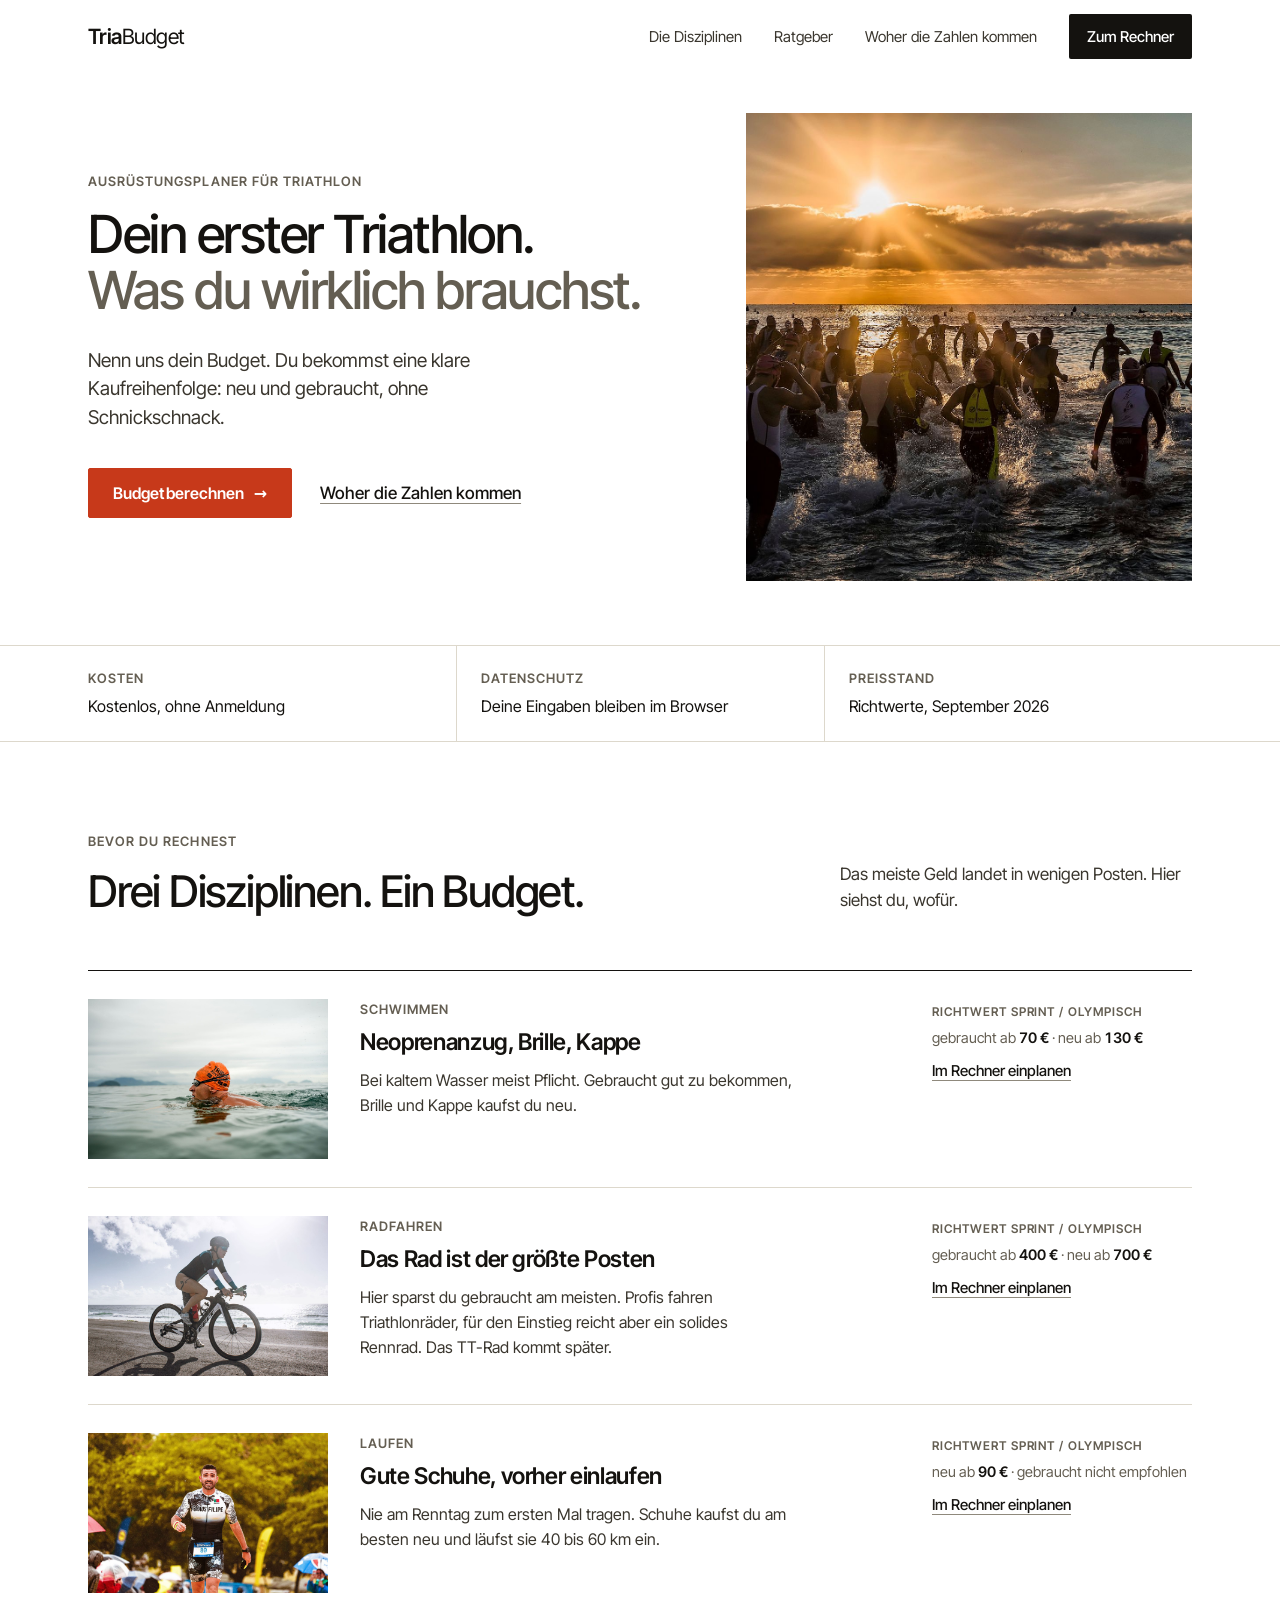
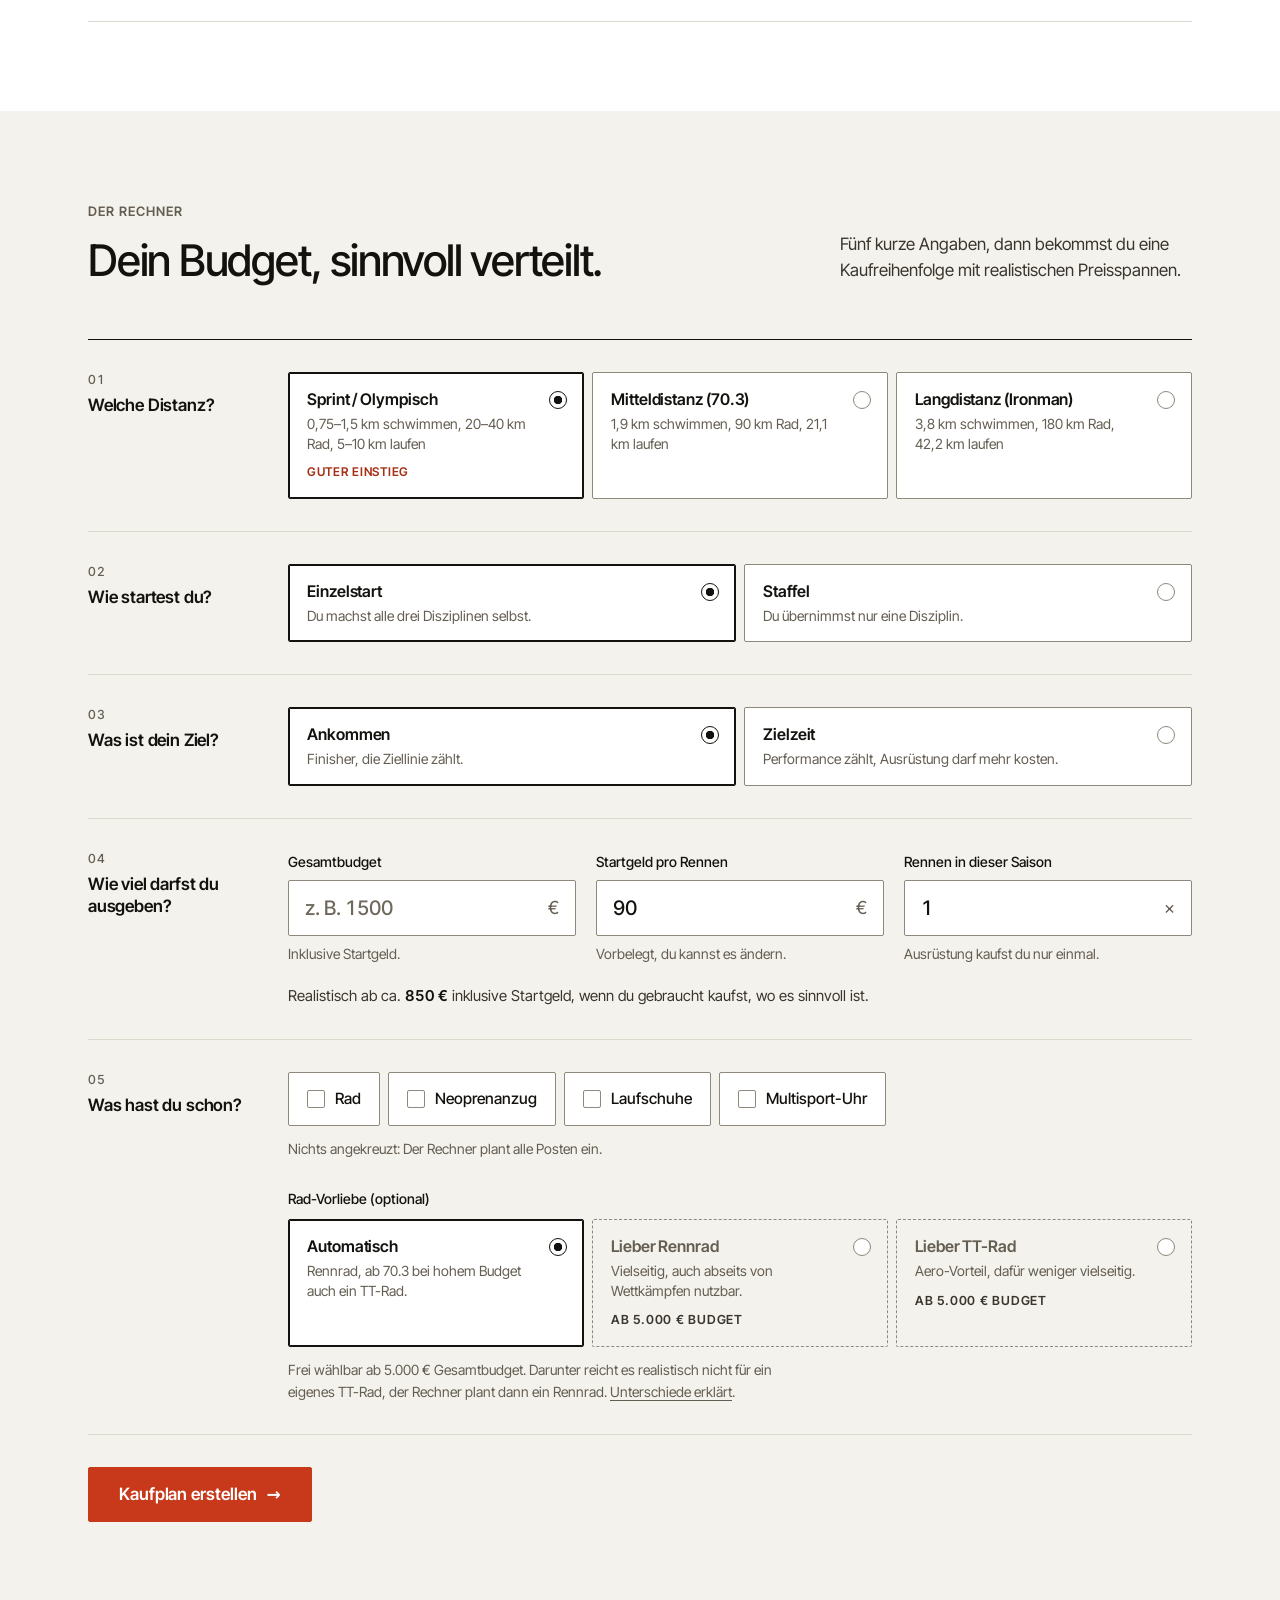
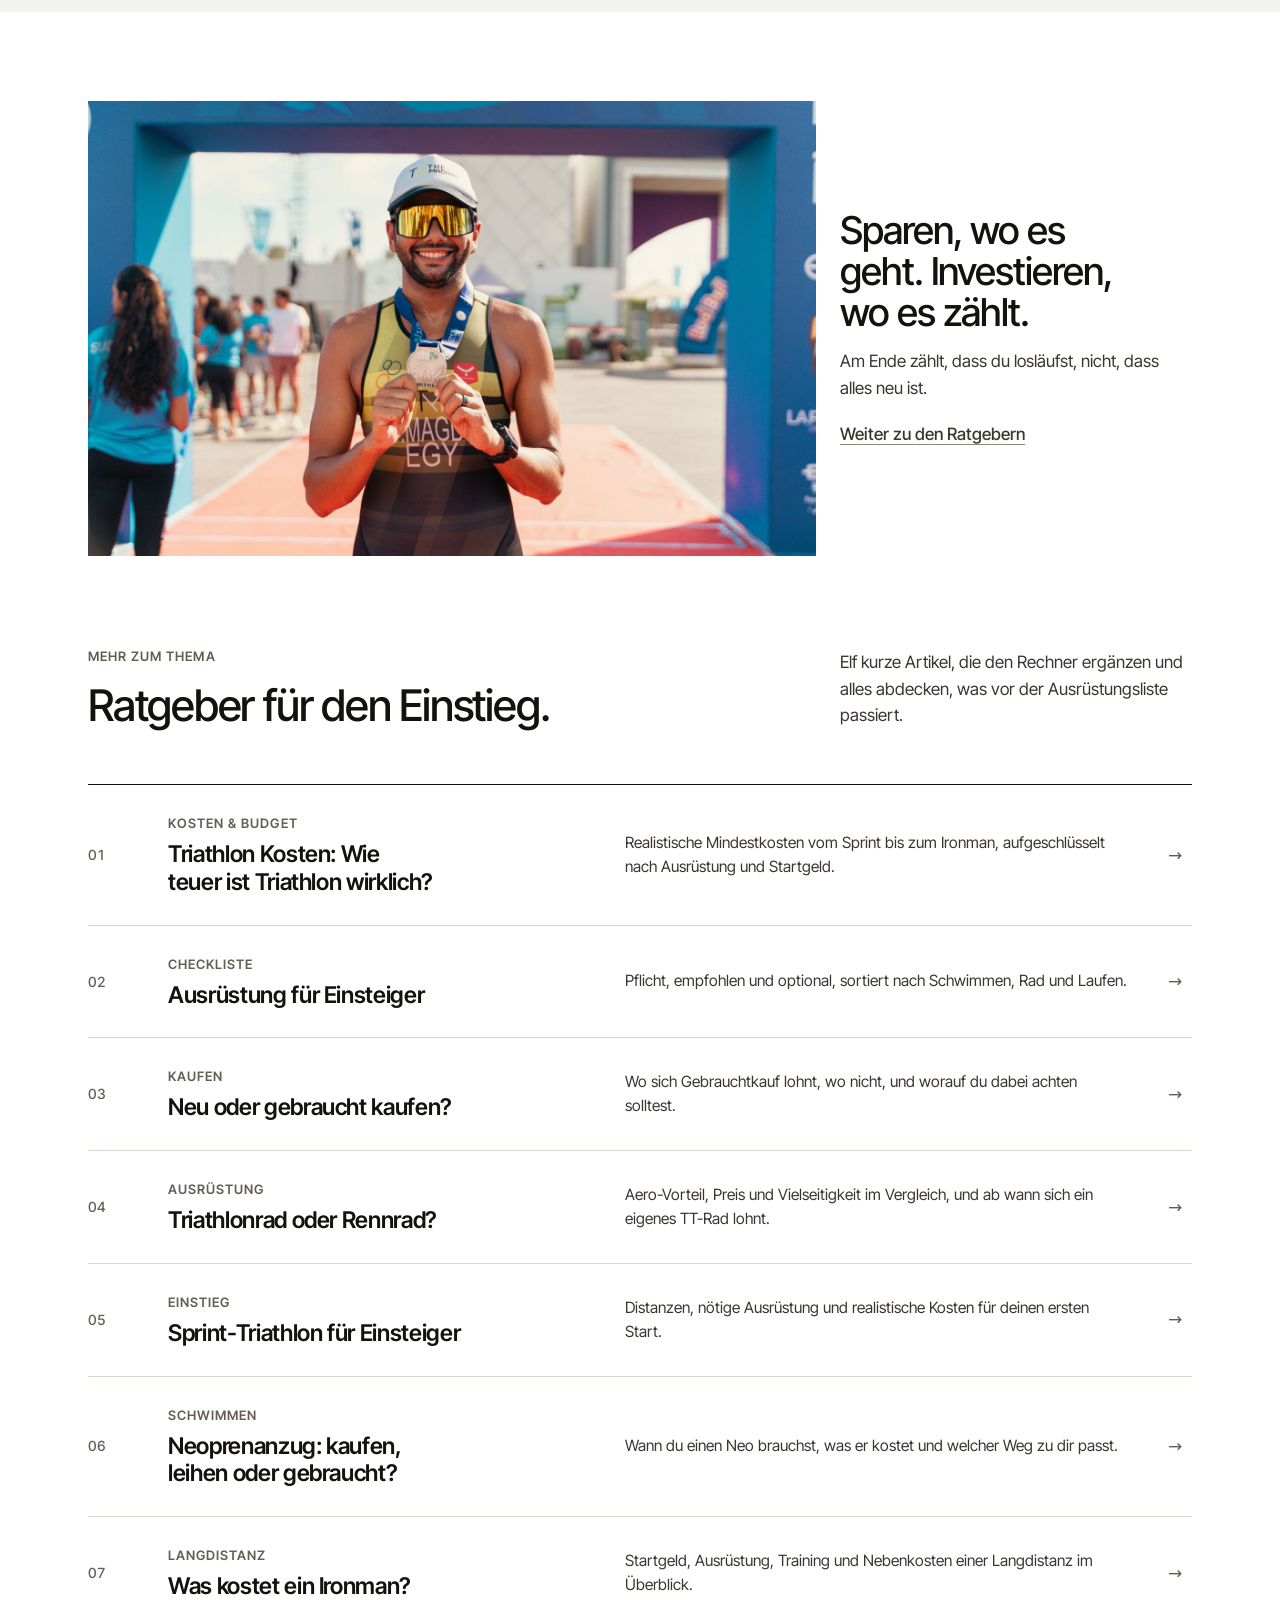
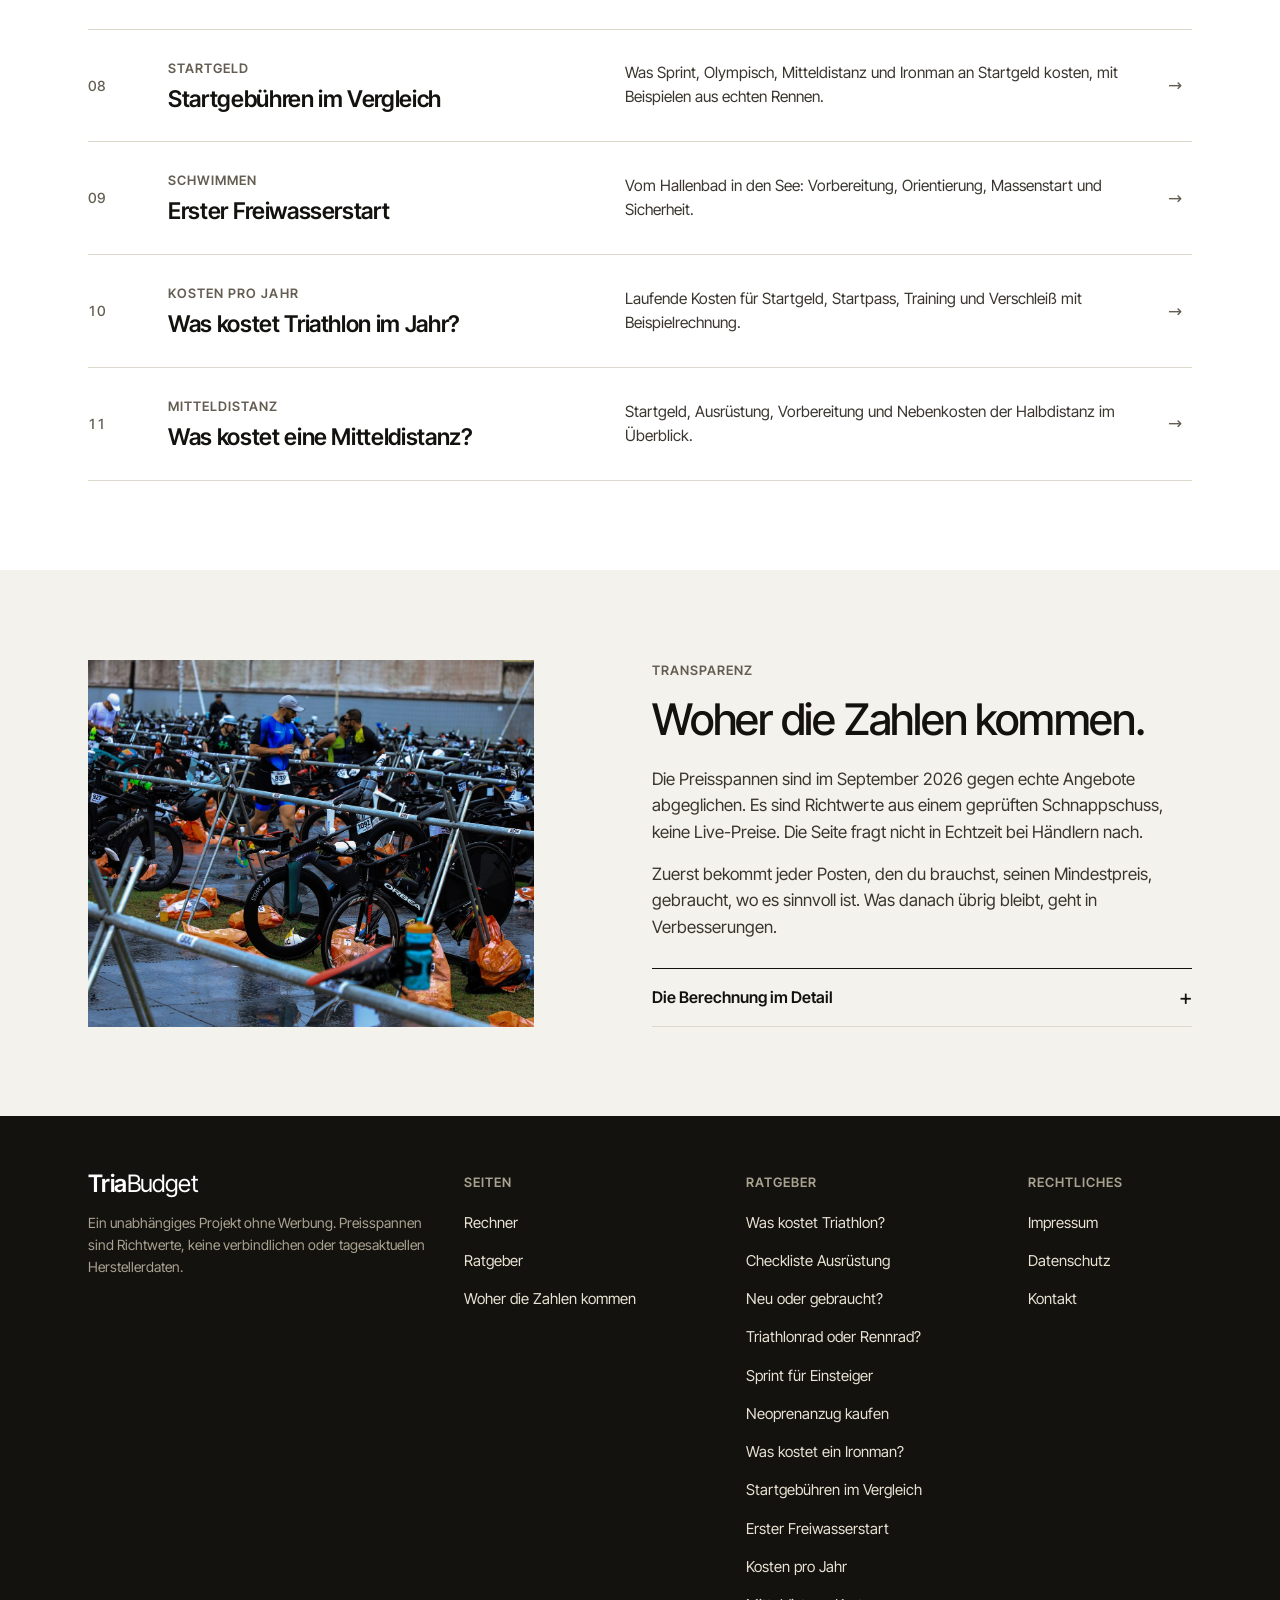
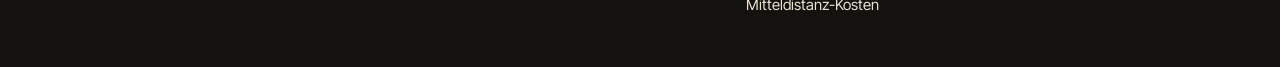
<file: index.html>
<!DOCTYPE html>
<html lang="de">
<head>
<meta charset="UTF-8">
<meta name="viewport" content="width=device-width, initial-scale=1.0">
<title>TriaBudget &ndash; Was du f&uuml;r deinen ersten Triathlon wirklich brauchst</title>
<meta name="description" content="Kostenloser Ausr&uuml;stungsplaner f&uuml;r Triathlon: Budget eingeben und eine klare Kaufreihenfolge mit realistischen Preisspannen f&uuml;r neu und gebraucht erhalten.">
<link rel="canonical" href="https://www.triabudget.com/">
<meta name="theme-color" content="#FFFFFF">
<meta name="color-scheme" content="light">
<meta property="og:type" content="website">
<meta property="og:title" content="TriaBudget &ndash; Dein erster Triathlon. Was du wirklich brauchst.">
<meta property="og:description" content="Budget eingeben, Kaufreihenfolge erhalten. Neu und gebraucht, ohne Schnickschnack.">
<meta property="og:image" content="https://www.triabudget.com/og.jpg">
<meta name="twitter:card" content="summary_large_image">
<link rel="icon" href="favicon.svg" type="image/svg+xml">
<link rel="icon" href="favicon.ico" sizes="48x48">
<link rel="apple-touch-icon" href="apple-touch-icon.png">
<link rel="preload" href="inter-tight-var.woff2" as="font" type="font/woff2" crossorigin>
<style>
@font-face{font-family:"Inter Tight";src:url(inter-tight-var.woff2) format("woff2");font-weight:100 900;font-style:normal;font-display:swap;}

:root{
  color-scheme:light;
  --paper:#FFFFFF;
  --band:#F4F2ED;
  --ink:#14120F;
  --ink2:#3A362E;
  --muted:#645E52;
  --line:#DDD8CC;
  --line2:#8F897C;
  --accent:#C7391A;
  --accent-dark:#A62E14;
  --sans:"Inter Tight",system-ui,-apple-system,"Segoe UI",Roboto,sans-serif;
  --gutter:clamp(20px,4vw,48px);
  --max:1200px;
  --r:2px;
  --sec:clamp(64px,7vw,104px);
}
*{box-sizing:border-box;}
html{scroll-behavior:smooth;scroll-padding-top:76px;}
@media(prefers-reduced-motion:reduce){html{scroll-behavior:auto;}}
body{margin:0;background:var(--paper);color:var(--ink);font-family:var(--sans);font-size:17px;line-height:1.55;-webkit-font-smoothing:antialiased;text-rendering:optimizeLegibility;}
img{display:block;max-width:100%;}
a{color:inherit;}
h1,h2,h3{margin:0;font-weight:500;letter-spacing:-0.028em;line-height:1.06;text-wrap:balance;}
h1{font-size:clamp(38px,4.1vw,58px);}
h2{font-size:clamp(30px,3.4vw,46px);}
h3{font-size:clamp(20px,1.8vw,23px);font-weight:600;letter-spacing:-0.015em;line-height:1.2;}
p{margin:0;}
.num{font-variant-numeric:tabular-nums;}
.wrap{max-width:var(--max);margin:0 auto;padding:0 var(--gutter);}
.kicker,.lbl{font-size:13px;font-weight:600;letter-spacing:.08em;text-transform:uppercase;color:var(--muted);margin:0 0 16px;}
.sr-only{position:absolute;width:1px;height:1px;margin:-1px;padding:0;overflow:hidden;clip:rect(0,0,0,0);white-space:nowrap;border:0;}
.skip{position:absolute;left:-9999px;top:8px;background:var(--ink);color:#fff;padding:8px 14px;z-index:99;}
.skip:focus{left:8px;}
:focus-visible{outline:2px solid var(--accent);outline-offset:3px;}

/* ---------- Kopfzeile ---------- */
.topbar{display:flex;align-items:center;justify-content:space-between;gap:24px;position:sticky;top:0;z-index:50;background:rgba(255,255,255,.96);-webkit-backdrop-filter:saturate(1.4) blur(8px);backdrop-filter:saturate(1.4) blur(8px);border-bottom:1px solid transparent;padding:14px max(var(--gutter),calc((100% - var(--max))/2 + var(--gutter)));transition:border-color .15s;}
.topbar.is-stuck{border-bottom-color:var(--line);}
.brand{font-weight:600;font-size:21px;line-height:1;letter-spacing:-0.025em;text-decoration:none;}
.brand em{font-style:normal;font-weight:400;}
.topnav{display:flex;align-items:center;gap:32px;font-size:15px;}
.topnav a{text-decoration:none;color:var(--ink2);padding:8px 0;transition:color .15s;}
.topnav a:hover{color:var(--ink);}
.topright{display:flex;align-items:center;gap:32px;}
.topnav a.keep,.topright > a.keep{background:var(--ink);color:#fff;padding:11px 18px;border-radius:var(--r);font-weight:500;font-size:15px;text-decoration:none;transition:background-color .15s;white-space:nowrap;}
.topnav a.keep:hover,.topright > a.keep:hover{background:var(--accent);color:#fff;}
.menu-btn{display:none;font:500 15px/1 var(--sans);color:var(--ink);background:transparent;border:1px solid var(--line2);border-radius:var(--r);padding:11px 14px;cursor:pointer;}
.menu-btn:hover{border-color:var(--ink);}
@media(max-width:720px){
  .topright{gap:10px;}
  .menu-btn{display:inline-flex;align-items:center;}
  .topright > .topnav{display:none;}
  .topright > .topnav.open{display:flex;flex-direction:column;align-items:stretch;gap:0;position:absolute;top:100%;left:0;right:0;z-index:60;background:#fff;border-top:1px solid var(--line);border-bottom:1px solid var(--ink);padding:6px var(--gutter) 12px;box-shadow:0 12px 24px rgba(20,18,15,.08);}
  .topright > .topnav.open a{padding:14px 0;font-size:17px;border-bottom:1px solid var(--line);}
  .topright > .topnav.open a:last-child{border-bottom:0;}
}

/* ---------- Buttons ---------- */
.btn{display:inline-flex;align-items:center;gap:10px;background:var(--accent);color:#fff;border:1px solid var(--accent);font:600 16px/1 var(--sans);letter-spacing:-0.005em;padding:16px 24px;border-radius:var(--r);cursor:pointer;text-decoration:none;transition:background-color .15s,border-color .15s,color .15s;}
.btn:hover{background:var(--accent-dark);border-color:var(--accent-dark);}
.btn.ghost{background:transparent;color:var(--ink);border-color:var(--line2);}
.btn.ghost:hover{background:transparent;border-color:var(--ink);}
.textlink{font-weight:500;text-decoration:underline;text-underline-offset:4px;text-decoration-color:var(--line2);transition:color .15s,text-decoration-color .15s;}
.textlink:hover{color:var(--accent-dark);text-decoration-color:var(--accent);}

/* ---------- Hero ---------- */
.hero{display:grid;grid-template-columns:repeat(12,minmax(0,1fr));column-gap:24px;align-items:center;max-width:var(--max);margin:0 auto;padding:clamp(16px,3vw,40px) var(--gutter) clamp(48px,5vw,72px);}
.hero-copy{grid-column:1 / span 7;padding-bottom:4px;padding-right:24px;}
.hero h1 span{display:block;text-wrap:wrap;}
.hero h1 span + span{color:var(--muted);}
.hero-sub{font-size:19px;line-height:1.5;color:var(--ink2);max-width:36ch;margin:28px 0 36px;}
.cta-row{display:flex;align-items:center;gap:28px;flex-wrap:wrap;}
.hero-media{grid-column:8 / -1;aspect-ratio:1/1.05;overflow:hidden;background:var(--band);}
.hero-media img{width:100%;height:100%;object-fit:cover;object-position:34% 50%;}
@media(max-width:900px){
  .hero{grid-template-columns:1fr;row-gap:40px;}
  .hero-copy,.hero-media{grid-column:1 / -1;}
  .hero-media{aspect-ratio:4/3;}
  .hero-media img{object-position:38% 50%;}
}

/* ---------- Fakten ---------- */
.facts{border-top:1px solid var(--line);border-bottom:1px solid var(--line);}
.facts-in{display:grid;grid-template-columns:repeat(3,minmax(0,1fr));}
.facts-in > div{padding:22px 24px 22px 0;}
.facts-in > div + div{padding-left:24px;border-left:1px solid var(--line);}
.facts .lbl{margin:0 0 6px;}
.facts-in p:not(.lbl){font-size:16px;color:var(--ink);}
@media(max-width:720px){
  .facts-in{grid-template-columns:1fr;}
  .facts-in > div,.facts-in > div + div{padding:16px 0;border-left:0;}
  .facts-in > div + div{border-top:1px solid var(--line);}
}

/* ---------- Sektionen ---------- */
.section{padding:var(--sec) 0;}
.band{background:var(--band);}

/* ---------- Disziplinen ---------- */
.tri{border-top:1px solid var(--ink);}
.tri-row{display:grid;grid-template-columns:240px minmax(0,1fr) 260px;gap:32px;padding:28px 0;border-bottom:1px solid var(--line);align-items:start;}
.tri-row .ph{aspect-ratio:3/2;overflow:hidden;background:var(--band);}
.tri-row .ph img{width:100%;height:100%;object-fit:cover;}
.tag-d{display:block;font-size:13px;font-weight:600;letter-spacing:.08em;text-transform:uppercase;color:var(--muted);margin:0 0 10px;}
.tri-text h3{margin:0 0 12px;}
.tri-text p:not(.tag-d){color:var(--ink2);font-size:16px;max-width:48ch;}
.from{padding-top:4px;font-size:14.5px;line-height:1.5;color:var(--muted);}
.from b{color:var(--ink);font-weight:600;font-variant-numeric:tabular-nums;}
.from-link{display:inline-block;margin-top:12px;font-size:15px;color:var(--ink);}
.from .lbl{display:block;margin:0 0 6px;font-size:12px;}
@media(max-width:960px){
  .tri-row{grid-template-columns:220px minmax(0,1fr);gap:24px 28px;}
  .tri-row .from{grid-column:2;padding-top:0;}
}
@media(max-width:640px){
  .tri-row{grid-template-columns:1fr;gap:18px;padding:28px 0;}
  .tri-row .ph{aspect-ratio:16/9;}
  .tri-row .from{grid-column:1;}
}

/* ---------- Rechner ---------- */
.sec-head,.calc-head{display:grid;grid-template-columns:repeat(12,minmax(0,1fr));column-gap:24px;row-gap:16px;margin-bottom:clamp(36px,5vw,56px);align-items:end;}
.sec-head > div:first-child,.calc-head > div:first-child{grid-column:1 / span 7;}
.sec-head h2,.calc-head h2{margin:0;}
.sec-head p.sec-lead,.calc-head p.calc-lead{grid-column:9 / -1;color:var(--ink2);}
@media(max-width:960px){.sec-head > div:first-child,.calc-head > div:first-child,.sec-head p.sec-lead,.calc-head p.calc-lead{grid-column:1 / -1;}}

form.calc{border-top:1px solid var(--ink);}
fieldset{border:0;margin:0;padding:32px 0;min-width:0;border-bottom:1px solid var(--line);}
fieldset::after{content:"";display:table;clear:both;}
legend{float:left;width:200px;padding:0 24px 0 0;margin:0;font-size:17px;font-weight:600;letter-spacing:-0.01em;line-height:1.3;}
legend .n{display:block;font-size:12.5px;font-weight:500;color:var(--muted);letter-spacing:.04em;margin-bottom:6px;font-variant-numeric:tabular-nums;}
.fs-body{margin-left:200px;}
@media(max-width:820px){
  fieldset{padding-top:0;padding-bottom:24px;}
  legend{float:none;width:auto;padding:24px 0 0;margin:0 0 14px;}
  .fs-body{margin-left:0;}
}

.opts{display:grid;gap:8px;}
.opts.c3{grid-template-columns:repeat(3,minmax(0,1fr));}
.opts.c2{grid-template-columns:repeat(2,minmax(0,1fr));}
@media(max-width:900px){.opts.c3{grid-template-columns:1fr;}}
@media(max-width:480px){
  .opts{gap:6px;}
  .opt-body{padding:13px 40px 13px 14px;}
  .opt-body::after{right:13px;top:15px;}
  .opts.c2 .opt-body{padding:13px 12px;}
  .opts.c2 .opt-body::after{display:none;}
  .opts.c2 .opt-m{font-size:13px;}
  .fields{gap:16px;}
}
/* Kurze Auswahl (Disziplin) bleibt dreispaltig, auch mobil */
.opts.c3.tight{grid-template-columns:repeat(3,minmax(0,1fr));}
.opts.tight .opt-body{padding:14px 10px;text-align:center;}
.opts.tight .opt-body::after{display:none;}
@media(max-width:480px){.opts.tight .opt-body{padding:13px 4px;}}
.opt{position:relative;display:block;cursor:pointer;}
.opt input{position:absolute;opacity:0;inset:0;width:100%;height:100%;margin:0;cursor:pointer;}
.opt-body{position:relative;display:block;height:100%;padding:16px 46px 16px 18px;border:1px solid var(--line2);background:#fff;border-radius:var(--r);transition:border-color .12s,box-shadow .12s;}
.opt-body::after{content:"";position:absolute;right:16px;top:18px;width:16px;height:16px;border:1.5px solid var(--line2);border-radius:50%;background:#fff;transition:border-color .12s,background .12s;}
.opt:hover .opt-body{border-color:var(--ink);}
.opt input:checked + .opt-body{border-color:var(--ink);box-shadow:inset 0 0 0 1px var(--ink);}
.opt input:checked + .opt-body::after{border-color:var(--ink);background:radial-gradient(circle,var(--ink) 0 4px,#fff 4.5px);}
.opt input:focus-visible + .opt-body{outline:2px solid var(--accent);outline-offset:3px;}
.opt-t{display:block;font-weight:600;font-size:16px;line-height:1.3;letter-spacing:-0.005em;}
.opt-m{display:block;font-size:14px;color:var(--muted);margin-top:4px;line-height:1.4;}
.opt-badge{display:block;margin-top:10px;font-size:12px;font-weight:600;letter-spacing:.06em;text-transform:uppercase;color:var(--accent-dark);}
.opt input:disabled{cursor:not-allowed;}
.opt input:disabled + .opt-body{cursor:not-allowed;background:var(--band);border-style:dashed;}
.opt input:disabled + .opt-body .opt-t,.opt input:disabled + .opt-body .opt-m{color:var(--muted);}
.opt-lock{display:none;margin-top:10px;font-size:12.5px;font-weight:600;letter-spacing:.06em;text-transform:uppercase;color:var(--ink2);}
.opt input:disabled + .opt-body .opt-lock{display:block;}
.opt input:disabled:checked + .opt-body{box-shadow:none;}

.fields{display:grid;grid-template-columns:repeat(3,minmax(0,1fr));gap:20px;}
@media(max-width:820px){.fields{grid-template-columns:1fr;}}
.field label{display:block;font-size:14px;font-weight:500;margin:0 0 8px;}
.input{display:flex;align-items:center;background:#fff;border:1px solid var(--line2);border-radius:var(--r);transition:border-color .12s,box-shadow .12s;}
.input:hover{border-color:var(--ink);}
.input:focus-within{border-color:var(--ink);box-shadow:0 0 0 1px var(--ink);}
.input input{border:0;background:transparent;font:500 20px/1 var(--sans);font-variant-numeric:tabular-nums;padding:15px 12px 15px 16px;width:100%;min-width:0;color:var(--ink);}
.input input:focus{outline:none;}
.input input::placeholder{color:#6F695C;}
.input.invalid{border-color:var(--accent);box-shadow:0 0 0 1px var(--accent);}
.field-err{font-size:14px;font-weight:500;color:var(--accent-dark);margin:8px 0 0;line-height:1.4;}
.field-err::before{content:"! ";font-weight:700;}
.input .unit{padding:0 16px 0 0;color:var(--muted);font-size:18px;}
.field .hint{font-size:14px;color:var(--muted);margin:8px 0 0;line-height:1.4;}
.minhint{grid-column:1/-1;font-size:15px;margin:0;color:var(--ink2);}
.minhint b{font-variant-numeric:tabular-nums;color:var(--ink);font-weight:600;}
input[type=number]{-moz-appearance:textfield;appearance:textfield;}
input[type=number]::-webkit-outer-spin-button,input[type=number]::-webkit-inner-spin-button{-webkit-appearance:none;margin:0;}

.chips{display:flex;flex-wrap:wrap;gap:8px;}
.chip{position:relative;cursor:pointer;}
.chip input{position:absolute;opacity:0;inset:0;width:100%;height:100%;margin:0;cursor:pointer;}
.chip span{display:inline-flex;align-items:center;gap:10px;padding:14px 18px;min-height:48px;border:1px solid var(--line2);background:#fff;border-radius:var(--r);font-size:15.5px;font-weight:500;transition:border-color .12s,box-shadow .12s;}
.chip span::before{content:"";width:16px;height:16px;border:1.5px solid var(--line2);border-radius:2px;flex:none;transition:border-color .12s,background-color .12s;}
.chip:hover span{border-color:var(--ink);}
.chip input:checked + span{border-color:var(--ink);box-shadow:inset 0 0 0 1px var(--ink);}
.chip input:checked + span::before{border-color:var(--ink);background:var(--ink) url("data:image/svg+xml,%3Csvg xmlns='http://www.w3.org/2000/svg' viewBox='0 0 16 16'%3E%3Cpath d='M3.8 8.4l2.7 2.7 5.7-6' fill='none' stroke='%23fff' stroke-width='2' stroke-linecap='round' stroke-linejoin='round'/%3E%3C/svg%3E") center/100% no-repeat;}
.chip input:focus-visible + span{outline:2px solid var(--accent);outline-offset:3px;}
.note-s{font-size:14px;color:var(--muted);margin:12px 0 0;max-width:62ch;}
.note-s a{text-underline-offset:3px;}
.sub-lbl{font-size:14px;font-weight:500;margin:0 0 10px;color:var(--ink);}

.warn{margin:24px 0 0;font-size:15px;color:var(--accent-dark);padding:14px 16px;background:#fff;border:1px solid var(--accent);border-radius:var(--r);}
.submit-row{display:flex;align-items:center;gap:18px;flex-wrap:wrap;padding-top:32px;}
.submit-row .btn{padding:18px 30px;font-size:17px;}

/* ---------- Ergebnis ---------- */
.results{display:none;padding:var(--sec) 0 clamp(56px,7vw,96px);}
.results:focus{outline:none;}
.results .warn{margin:0 0 24px;}
.results.on{display:block;}
.res-head{margin-bottom:36px;}
.res-head h2{font-size:clamp(34px,4.2vw,56px);}
.stats{display:grid;grid-template-columns:repeat(4,minmax(0,1fr));border-top:1px solid var(--ink);border-bottom:1px solid var(--line);}
.stat{padding:22px 20px 22px 0;border-right:1px solid var(--line);}
.stat + .stat{padding-left:20px;}
.stat:last-child{border-right:0;}
.stat .v{font-weight:500;font-size:clamp(28px,3.2vw,42px);line-height:1.05;letter-spacing:-0.03em;font-variant-numeric:tabular-nums;}
.stat .l{font-size:14px;color:var(--muted);margin-top:8px;}
.stat.hl .v{color:var(--accent);}
@media(max-width:760px){
  .stats{grid-template-columns:1fr 1fr;}
  .stat{border-right:0;border-bottom:1px solid var(--line);padding:16px 12px 16px 0 !important;}
  .stat:nth-child(2n){padding-left:16px !important;border-left:1px solid var(--line);}
  .stat:nth-last-child(-n+2){border-bottom:0;}
}
.plan-note{font-size:15px;color:var(--muted);margin:16px 0 32px;max-width:70ch;}
.plan{list-style:none;margin:0;padding:0;border-top:1px solid var(--ink);}
.plan-row{display:grid;grid-template-columns:48px minmax(0,1fr) 150px;gap:8px 24px;padding:28px 0;border-bottom:1px solid var(--line);}
.pr-idx{font-size:14px;font-weight:500;color:var(--muted);padding-top:6px;font-variant-numeric:tabular-nums;}
.pr-title{display:flex;flex-wrap:wrap;align-items:baseline;gap:6px 16px;}
.pr-title h3{font-size:clamp(21px,2.1vw,26px);}
.cond{display:inline-block;font-size:12px;font-weight:600;letter-spacing:.06em;text-transform:uppercase;color:var(--ink2);border:1px solid var(--line2);padding:2px 8px;border-radius:2px;line-height:1.4;}
.tag{display:inline-flex;align-items:center;gap:7px;font-size:12.5px;font-weight:600;letter-spacing:.08em;text-transform:uppercase;line-height:1.3;color:var(--muted);}
.tag::before{content:"";width:7px;height:7px;background:currentColor;flex:none;}
.tag-pflicht{color:var(--accent-dark);}
.tag-empfohlen{color:var(--ink);}
.tag-optional{color:var(--muted);}
.pr-cat{font-size:13.5px;color:var(--muted);}
.pr-amt{padding-top:2px;font-weight:500;font-size:clamp(24px,2.4vw,32px);line-height:1.05;letter-spacing:-0.03em;text-align:right;font-variant-numeric:tabular-nums;white-space:nowrap;}
.bar{height:4px;background:var(--line);margin:14px 0 14px;overflow:hidden;}
.bar i{display:block;height:100%;background:var(--ink);}
.bar.b-pflicht i{background:var(--accent);}
.bar.b-optional i{background:var(--line2);}
.pr-main p{margin:0 0 6px;}
.pr-range{font-size:15px;font-variant-numeric:tabular-nums;color:var(--ink);font-weight:500;}
.pr-note{font-size:15.5px;color:var(--ink2);max-width:64ch;}
.pr-ex{font-size:15px;color:var(--muted);}
.pr-ex a{color:var(--ink);text-decoration:underline;text-underline-offset:3px;text-decoration-color:var(--line2);transition:color .15s,text-decoration-color .15s;}
.pr-ex a:hover{text-decoration-color:var(--accent);color:var(--accent-dark);}
@media(max-width:600px){
  .plan-row{grid-template-columns:28px minmax(0,1fr);gap:8px 14px;}
  .pr-amt{grid-column:2;text-align:left;order:3;font-size:30px;}
}
.owned-note{font-size:15.5px;padding:18px 0;border-bottom:1px solid var(--line);margin:0;}
.actions{display:flex;flex-wrap:wrap;align-items:center;gap:12px;margin-top:36px;}
.actions .btn{padding:14px 20px;font-size:15px;}
.status{font-size:14.5px;color:var(--muted);}

/* ---------- Abschluss ---------- */
.finish{padding:var(--sec) 0 0;}
.finish-grid{display:grid;grid-template-columns:repeat(12,minmax(0,1fr));column-gap:24px;row-gap:32px;align-items:center;}
.finish-img{grid-column:1 / span 8;margin:0;aspect-ratio:16/10;overflow:hidden;background:var(--band);}
.finish-img img{width:100%;height:100%;object-fit:cover;object-position:50% 40%;}
.finish-copy{grid-column:9 / -1;}
.finish-copy h2{font-size:clamp(28px,3vw,40px);margin-bottom:16px;}
.finish-copy p{color:var(--ink2);}
@media(max-width:960px){
  .finish-img,.finish-copy{grid-column:1 / -1;}
  .finish-img{aspect-ratio:16/9;}
}

/* ---------- Ratgeber ---------- */
.rg-list{list-style:none;margin:0;padding:0;border-top:1px solid var(--ink);}
.rg-row{display:grid;grid-template-columns:48px minmax(0,5fr) minmax(0,6fr) 24px;gap:8px 32px;align-items:center;padding:28px 0;border-bottom:1px solid var(--line);text-decoration:none;}
.rg-n{font-size:14px;font-weight:500;color:var(--muted);font-variant-numeric:tabular-nums;}
.rg-title .tag-d{margin-bottom:8px;}
.rg-title h3{margin:0;text-decoration:underline;text-decoration-color:transparent;text-underline-offset:5px;text-decoration-thickness:1px;transition:text-decoration-color .15s;}
.rg-desc{color:var(--ink2);font-size:15.5px;max-width:56ch;}
.rg-arrow{color:var(--muted);transition:transform .15s,color .15s;}
.rg-row:hover h3{text-decoration-color:var(--ink);}
.rg-row:hover .rg-arrow{color:var(--accent);transform:translateX(4px);}
@media(prefers-reduced-motion:reduce){.rg-row:hover .rg-arrow{transform:none;}}
@media(max-width:820px){
  .rg-row{grid-template-columns:36px minmax(0,1fr);}
  .rg-desc{grid-column:2;padding-top:0;}
  .rg-arrow{display:none;}
}

/* ---------- Transparenz ---------- */
.method{display:grid;grid-template-columns:repeat(12,minmax(0,1fr));column-gap:24px;row-gap:40px;align-items:start;}
.method{align-items:stretch;}
.method .ph{grid-column:1 / span 5;position:relative;min-height:320px;overflow:hidden;background:var(--band);}
.method .ph img{position:absolute;inset:0;width:100%;height:100%;object-fit:cover;}
.method-copy{grid-column:7 / -1;}
.method-copy h2{margin-bottom:24px;}
.method-copy p:not(.kicker){margin:0 0 16px;color:var(--ink2);max-width:56ch;}
@media(max-width:900px){.method .ph,.method-copy{grid-column:1 / -1;}.method .ph{min-height:0;aspect-ratio:4/3;}}
details.deep{margin-top:28px;border-top:1px solid var(--ink);border-bottom:1px solid var(--line);}
details.deep summary{cursor:pointer;padding:16px 0;font-weight:600;font-size:16px;list-style:none;display:flex;justify-content:space-between;align-items:center;gap:16px;}
details.deep summary::-webkit-details-marker{display:none;}
details.deep summary::after{content:"+";font-size:22px;font-weight:400;color:var(--ink);line-height:1;}
details.deep[open] summary::after{content:"\2013";}
details.deep summary:hover{color:var(--accent-dark);}
details.deep p{font-size:15px;color:var(--muted);padding-bottom:18px;margin:0;}

/* ---------- Fußzeile ---------- */
.site-footer{background:var(--ink);color:#C9C3B6;}
.foot-in{display:grid;grid-template-columns:repeat(12,minmax(0,1fr));column-gap:24px;row-gap:40px;max-width:var(--max);margin:0 auto;padding:56px var(--gutter) 48px;}
.foot-brand{grid-column:1 / span 4;}
.foot-brand .brand{color:#fff;font-size:24px;}
.foot-brand p{margin:16px 0 0;font-size:14px;line-height:1.55;max-width:44ch;color:#A9A290;}
.foot-col{grid-column:span 3;display:flex;flex-direction:column;align-items:flex-start;gap:10px;font-size:15px;}
.foot-col.narrow{grid-column:span 2;}
.foot-col .lbl{color:#A9A290;margin:0 0 6px;}
.foot-col a{color:#E8E2D3;text-decoration:none;padding:2px 0;border-bottom:1px solid transparent;transition:border-color .15s,color .15s;}
.foot-col a:hover{color:#fff;border-color:#fff;}
@media(max-width:820px){
  .foot-brand,.foot-col,.foot-col.narrow{grid-column:1 / -1;}
}

/* ---------- Rechtstexte ---------- */
.legal-page{display:none;background:var(--paper);min-height:100vh;}
.legal-body{max-width:720px;margin:0 auto;padding:clamp(28px,5vw,64px) var(--gutter) 96px;}
.legal-body h1{font-size:clamp(34px,4.4vw,52px);margin:0 0 16px;}
.legal-body h2{font-size:15px;font-weight:600;letter-spacing:-0.005em;color:var(--ink);margin:40px 0 10px;line-height:1.3;}
.legal-body p{font-size:16.5px;color:var(--ink2);margin:0 0 12px;}
.legal-body a{text-underline-offset:3px;}
.legal-back{display:inline-block;margin-top:44px;font-weight:600;text-decoration:none;border-bottom:1px solid var(--ink);padding-bottom:2px;cursor:pointer;}

/* ---------- Druck / PDF ---------- */
.print-only{display:none;}
@media print{
  @page{margin:16mm;}
  body{background:#fff;font-size:12.5pt;}
  .topbar,.hero,.facts,#disziplinen,.calc-sec,.finish,#ratgeber,#preise,.site-footer,.actions,.skip,.legal-page{display:none !important;}
  .print-only{display:block;}
  .results{display:block !important;padding:0;}
  .plan-row{break-inside:avoid;padding:14px 0;}
  .bar{border:1px solid #bbb;}
  .bar i,.tag::before{-webkit-print-color-adjust:exact;print-color-adjust:exact;}
  .print-head{border-bottom:2px solid #000;padding-bottom:10px;margin-bottom:22px;}
  .print-head .brand{font-size:26pt;}
  .print-head p{margin:6px 0 0;font-size:11pt;color:#444;}
}

</style>
<script src="site-config.js" defer></script>
</head>
<body>

<a class="skip" href="#rechner">Zum Rechner springen</a>

<div class="site-main">

  <header class="topbar">
    <a class="brand" href="#top" aria-label="TriaBudget, Startseite">Tria<em>Budget</em></a>
    <div class="topright">
      <nav class="topnav" id="topnav" aria-label="Hauptnavigation">
        <a href="#disziplinen">Die Disziplinen</a>
        <a href="#ratgeber">Ratgeber</a>
        <a href="#preise">Woher die Zahlen kommen</a>
      </nav>
      <a class="keep" href="#rechner">Zum Rechner</a>
      <button class="menu-btn" type="button" id="menuBtn" aria-expanded="false" aria-controls="topnav">Men&uuml;</button>
    </div>
  </header>

  <main id="top">

    <section class="hero" aria-labelledby="h1">
      <div class="hero-copy">
        <p class="kicker">Ausr&uuml;stungsplaner f&uuml;r Triathlon</p>
        <h1 id="h1"><span>Dein erster Triathlon.</span> <span>Was du wirklich brauchst.</span></h1>
        <p class="hero-sub">Nenn uns dein Budget. Du bekommst eine klare Kaufreihenfolge: neu und gebraucht, ohne Schnickschnack.</p>
        <div class="cta-row">
          <a class="btn" href="#rechner">Budget berechnen <span aria-hidden="true">&rarr;</span></a>
          <a class="textlink" href="#preise">Woher die Zahlen kommen</a>
        </div>
      </div>
      <div class="hero-media">
        <img src="hero.jpg" width="1600" height="1067" fetchpriority="high" alt="Triathleten in Neoprenanz&uuml;gen laufen bei Sonnenaufgang ins Meer.">
      </div>
    </section>

    <section class="facts" aria-label="Auf einen Blick">
      <div class="wrap facts-in">
        <div><p class="lbl">Kosten</p><p>Kostenlos, ohne Anmeldung</p></div>
        <div><p class="lbl">Datenschutz</p><p>Deine Eingaben bleiben im Browser</p></div>
        <div><p class="lbl">Preisstand</p><p>Richtwerte, <span class="stand-datum">September 2026</span></p></div>
      </div>
    </section>

    <section class="section" id="disziplinen" aria-labelledby="h-disz">
      <div class="wrap">
        <div class="sec-head">
          <div>
            <p class="kicker">Bevor du rechnest</p>
            <h2 id="h-disz">Drei Disziplinen. Ein Budget.</h2>
          </div>
          <p class="sec-lead">Das meiste Geld landet in wenigen Posten. Hier siehst du, wof&uuml;r.</p>
        </div>
        <div class="tri">
          <article class="tri-row">
            <div class="ph"><img src="schwimmen.jpg" width="1600" height="1067" loading="lazy" style="object-position:60% 50%" alt="Schwimmer mit oranger Badekappe und Schwimmbrille im offenen Wasser, im Hintergrund Berge."></div>
            <div class="tri-text">
              <p class="tag-d">Schwimmen</p>
              <h3>Neoprenanzug, Brille, Kappe</h3>
              <p>Bei kaltem Wasser meist Pflicht. Gebraucht gut zu bekommen, Brille und Kappe kaufst du neu.</p>
            </div>
            <p class="from" data-from="neo">&nbsp;</p>
          </article>
          <article class="tri-row">
            <div class="ph"><img src="rad.jpg" width="1600" height="1067" loading="lazy" style="object-position:50% 50%" alt="Person auf einem Triathlonrad f&auml;hrt an einem Strand entlang, dahinter das Meer."></div>
            <div class="tri-text">
              <p class="tag-d">Radfahren</p>
              <h3>Das Rad ist der gr&ouml;&szlig;te Posten</h3>
              <p>Hier sparst du gebraucht am meisten. Profis fahren Triathlonr&auml;der, f&uuml;r den Einstieg reicht aber ein solides Rennrad. Das TT-Rad kommt sp&auml;ter.</p>
            </div>
            <p class="from" data-from="rad">&nbsp;</p>
          </article>
          <article class="tri-row">
            <div class="ph"><img src="laufen.jpg" width="1600" height="1067" loading="lazy" style="object-position:50% 40%" alt="L&auml;chelnder L&auml;ufer im Triathlon-Einteiler mit Startnummer, im Hintergrund Zuschauer mit Regenschirmen."></div>
            <div class="tri-text">
              <p class="tag-d">Laufen</p>
              <h3>Gute Schuhe, vorher einlaufen</h3>
              <p>Nie am Renntag zum ersten Mal tragen. Schuhe kaufst du am besten neu und l&auml;ufst sie 40 bis 60 km ein.</p>
            </div>
            <p class="from" data-from="schuhe">&nbsp;</p>
          </article>
        </div>
      </div>
    </section>

    <section class="section band calc-sec" id="rechner" aria-labelledby="h-calc">
      <div class="wrap">
        <div class="calc-head">
          <div>
            <p class="kicker">Der Rechner</p>
            <h2 id="h-calc">Dein Budget, sinnvoll verteilt.</h2>
          </div>
          <p class="calc-lead">F&uuml;nf kurze Angaben, dann bekommst du eine Kaufreihenfolge mit realistischen Preisspannen.</p>
        </div>

        <form class="calc" id="calcForm" novalidate>

            <fieldset>
              <legend><span class="n">01</span> Welche Distanz?</legend>
              <div class="fs-body">
              <div class="opts c3">
                <label class="opt"><input type="radio" name="distance" value="kurz" checked><span class="opt-body"><span class="opt-t">Sprint / Olympisch</span><span class="opt-m">0,75&ndash;1,5 km schwimmen, 20&ndash;40 km Rad, 5&ndash;10 km laufen</span><span class="opt-badge">Guter Einstieg</span></span></label>
                <label class="opt"><input type="radio" name="distance" value="mittel"><span class="opt-body"><span class="opt-t">Mitteldistanz (70.3)</span><span class="opt-m">1,9 km schwimmen, 90 km Rad, 21,1 km laufen</span></span></label>
                <label class="opt"><input type="radio" name="distance" value="lang"><span class="opt-body"><span class="opt-t">Langdistanz (Ironman)</span><span class="opt-m">3,8 km schwimmen, 180 km Rad, 42,2 km laufen</span></span></label>
              </div>
              </div>
            </fieldset>

            <fieldset>
              <legend><span class="n">02</span> Wie startest du?</legend>
              <div class="fs-body">
              <div class="opts c2">
                <label class="opt"><input type="radio" name="format" value="einzel" checked><span class="opt-body"><span class="opt-t">Einzelstart</span><span class="opt-m">Du machst alle drei Disziplinen selbst.</span></span></label>
                <label class="opt"><input type="radio" name="format" value="staffel"><span class="opt-body"><span class="opt-t">Staffel</span><span class="opt-m">Du &uuml;bernimmst nur eine Disziplin.</span></span></label>
              </div>
              <div id="disciplineWrap" hidden style="margin-top:20px;">
                <p class="sub-lbl">Welche Disziplin &uuml;bernimmst du?</p>
                <div class="opts c3 tight">
                  <label class="opt"><input type="radio" name="discipline" value="swim" checked><span class="opt-body"><span class="opt-t">Schwimmen</span></span></label>
                  <label class="opt"><input type="radio" name="discipline" value="bike"><span class="opt-body"><span class="opt-t">Radfahren</span></span></label>
                  <label class="opt"><input type="radio" name="discipline" value="run"><span class="opt-body"><span class="opt-t">Laufen</span></span></label>
                </div>
              </div>
              </div>
            </fieldset>

            <fieldset>
              <legend><span class="n">03</span> Was ist dein Ziel?</legend>
              <div class="fs-body">
              <div class="opts c2">
                <label class="opt"><input type="radio" name="ziel" value="finish" checked><span class="opt-body"><span class="opt-t">Ankommen</span><span class="opt-m">Finisher, die Ziellinie z&auml;hlt.</span></span></label>
                <label class="opt"><input type="radio" name="ziel" value="zeit"><span class="opt-body"><span class="opt-t">Zielzeit</span><span class="opt-m">Performance z&auml;hlt, Ausr&uuml;stung darf mehr kosten.</span></span></label>
              </div>
              </div>
            </fieldset>

            <fieldset>
              <legend><span class="n">04</span> Wie viel darfst du ausgeben?</legend>
              <div class="fs-body">
              <div class="fields">
                <div class="field">
                  <label for="budget">Gesamtbudget</label>
                  <div class="input"><input type="number" inputmode="numeric" id="budget" placeholder="z. B. 1500" min="0" step="50" aria-required="true" aria-describedby="budgetHint budgetErr"><span class="unit">&euro;</span></div>
                  <p class="hint" id="budgetHint">Inklusive Startgeld.</p>
                  <p class="field-err" id="budgetErr" role="alert" hidden></p>
                </div>
                <div class="field">
                  <label for="startgeld">Startgeld pro Rennen</label>
                  <div class="input"><input type="number" inputmode="numeric" id="startgeld" min="0" step="10"><span class="unit">&euro;</span></div>
                  <p class="hint">Vorbelegt, du kannst es &auml;ndern.</p>
                </div>
                <div class="field">
                  <label for="raceCount">Rennen in dieser Saison</label>
                  <div class="input"><input type="number" inputmode="numeric" id="raceCount" min="1" step="1" value="1"><span class="unit">&times;</span></div>
                  <p class="hint">Ausr&uuml;stung kaufst du nur einmal.</p>
                </div>
                <p class="minhint" id="minHint" aria-live="polite"></p>
              </div>
              </div>
            </fieldset>

            <fieldset>
              <legend><span class="n">05</span> Was hast du schon?</legend>
              <div class="fs-body">
              <div class="chips">
                <label class="chip"><input type="checkbox" id="ownBike"><span>Rad</span></label>
                <label class="chip"><input type="checkbox" id="ownWetsuit"><span>Neoprenanzug</span></label>
                <label class="chip"><input type="checkbox" id="ownShoes"><span>Laufschuhe</span></label>
                <label class="chip"><input type="checkbox" id="ownWatch"><span>Multisport-Uhr</span></label>
              </div>
              <p class="note-s" id="ownedHint" aria-live="polite">Nichts angekreuzt: Der Rechner plant alle Posten ein.</p>
              <div id="optWrap" hidden style="margin-top:28px;">
                <p class="sub-lbl">Extra einplanen</p>
                <div class="chips">
                  <label class="chip"><input type="checkbox" id="wantOpt"><span>Rad-Optimierung (Laufr&auml;der, Aero-Upgrades)</span></label>
                </div>
                <p class="note-s">Optional. Sinnvoll, wenn dein Rad schon steht und du gezielt aufr&uuml;sten willst. Ohne Haken bleibt das restliche Geld als Puffer stehen.</p>
              </div>
              <div id="radTypWrap" style="margin-top:28px;">
                <p class="sub-lbl">Rad-Vorliebe (optional)</p>
                <div class="opts c3">
                  <label class="opt"><input type="radio" name="radTyp" value="auto" checked><span class="opt-body"><span class="opt-t">Automatisch</span><span class="opt-m">Rennrad, ab 70.3 bei hohem Budget auch ein TT-Rad.</span></span></label>
                  <label class="opt"><input type="radio" name="radTyp" value="renn"><span class="opt-body"><span class="opt-t">Lieber Rennrad</span><span class="opt-m">Vielseitig, auch abseits von Wettk&auml;mpfen nutzbar.</span><span class="opt-lock">Ab <span class="rt-th"></span> Budget</span></span></label>
                  <label class="opt"><input type="radio" name="radTyp" value="tt"><span class="opt-body"><span class="opt-t">Lieber TT-Rad</span><span class="opt-m">Aero-Vorteil, daf&uuml;r weniger vielseitig.</span><span class="opt-lock">Ab <span class="rt-th"></span> Budget</span></span></label>
                </div>
                <p class="note-s" id="radTypHint">Frei w&auml;hlbar ab <span id="radTypThreshold"></span> Gesamtbudget. Darunter reicht es realistisch nicht f&uuml;r ein eigenes TT-Rad, der Rechner plant dann ein Rennrad. <a href="triathlonrad-oder-rennrad.html">Unterschiede erkl&auml;rt</a>.</p>
              </div>
              </div>
            </fieldset>

            <div class="submit-row">
              <button class="btn" type="submit">Kaufplan erstellen <span aria-hidden="true">&rarr;</span></button>
            </div>
          </form>
      </div>
    </section>

    <section class="results" id="results" aria-labelledby="h-res" tabindex="-1">
      <div class="wrap">
        <div class="print-only print-head">
          <div class="brand">Tria<em>Budget</em></div>
          <p id="printSummary"></p>
        </div>
        <div class="res-head">
          <div>
            <p class="kicker">Dein Ergebnis</p>
            <h2 id="h-res">Dein Kaufplan</h2>
          </div>
        </div>
        <p class="warn" id="warn" role="alert" hidden></p>
        <div class="stats">
          <div class="stat"><div class="v" id="statTotal">&ndash;</div><div class="l">Gesamtbudget</div></div>
          <div class="stat"><div class="v" id="statStartgeld">&ndash;</div><div class="l" id="statStartgeldLbl">Startgeld</div></div>
          <div class="stat hl"><div class="v" id="statNet">&ndash;</div><div class="l">F&uuml;r Ausr&uuml;stung</div></div>
          <div class="stat"><div class="v" id="statTopCat" style="font-size:clamp(24px,2.6vw,34px);padding-top:8px;">&ndash;</div><div class="l">Gr&ouml;&szlig;ter Posten</div></div>
        </div>
        <p class="plan-note" id="sectionNote"></p>
        <ol class="plan" id="planList"></ol>
        <p class="owned-note" id="ownedNote" hidden></p>
        <p class="plan-note" style="margin-top:24px;">Richtwerte, Stand <span class="stand-datum">September 2026</span>. Keine Live-Preise. Die Beispielprodukte zeigen nur, was in dieser Preisklasse &uuml;blich ist, und sind keine Kaufempfehlung. Links &ouml;ffnen externe Seiten in einem neuen Tab.</p>
        <div class="actions">
          <button class="btn ghost" type="button" id="btnCopy">Link zum Ergebnis kopieren</button>
          <button class="btn ghost" type="button" id="btnPrint">Als PDF speichern</button>
          <span class="status" id="status" role="status" aria-live="polite"></span>
        </div>
      </div>
    </section>

    <section class="finish" aria-label="Zieleinlauf">
      <div class="wrap finish-grid">
        <figure class="finish-img"><img src="ziel.jpg" width="1600" height="1067" loading="lazy" alt="Triathlet im Zielbogen zeigt l&auml;chelnd seine Finisher-Medaille."></figure>
        <div class="finish-copy">
          <h2>Sparen, wo es geht. Investieren, wo es z&auml;hlt.</h2>
          <p>Am Ende z&auml;hlt, dass du losl&auml;ufst, nicht, dass alles neu ist.</p>
          <p style="margin-top:20px;"><a class="textlink" href="#ratgeber">Weiter zu den Ratgebern</a></p>
        </div>
      </div>
    </section>

    <section class="section" id="ratgeber" aria-labelledby="h-ratgeber">
      <div class="wrap">
        <div class="sec-head">
          <div>
            <p class="kicker">Mehr zum Thema</p>
            <h2 id="h-ratgeber">Ratgeber f&uuml;r den Einstieg.</h2>
          </div>
          <p class="sec-lead">Elf kurze Artikel, die den Rechner erg&auml;nzen und alles abdecken, was vor der Ausr&uuml;stungsliste passiert.</p>
        </div>
        <ol class="rg-list">
            <li><a class="rg-row" href="was-kostet-triathlon.html"><span class="rg-n">01</span><span class="rg-title"><span class="tag-d">Kosten &amp; Budget</span><h3>Triathlon Kosten: Wie teuer ist Triathlon wirklich?</h3></span><p class="rg-desc">Realistische Mindestkosten vom Sprint bis zum Ironman, aufgeschl&uuml;sselt nach Ausr&uuml;stung und Startgeld.</p><span class="rg-arrow" aria-hidden="true">&rarr;</span></a></li>
            <li><a class="rg-row" href="triathlon-ausruestung-checkliste.html"><span class="rg-n">02</span><span class="rg-title"><span class="tag-d">Checkliste</span><h3>Ausr&uuml;stung f&uuml;r Einsteiger</h3></span><p class="rg-desc">Pflicht, empfohlen und optional, sortiert nach Schwimmen, Rad und Laufen.</p><span class="rg-arrow" aria-hidden="true">&rarr;</span></a></li>
            <li><a class="rg-row" href="neu-oder-gebraucht-kaufen.html"><span class="rg-n">03</span><span class="rg-title"><span class="tag-d">Kaufen</span><h3>Neu oder gebraucht kaufen?</h3></span><p class="rg-desc">Wo sich Gebrauchtkauf lohnt, wo nicht, und worauf du dabei achten solltest.</p><span class="rg-arrow" aria-hidden="true">&rarr;</span></a></li>
            <li><a class="rg-row" href="triathlonrad-oder-rennrad.html"><span class="rg-n">04</span><span class="rg-title"><span class="tag-d">Ausr&uuml;stung</span><h3>Triathlonrad oder Rennrad?</h3></span><p class="rg-desc">Aero-Vorteil, Preis und Vielseitigkeit im Vergleich, und ab wann sich ein eigenes TT-Rad lohnt.</p><span class="rg-arrow" aria-hidden="true">&rarr;</span></a></li>
            <li><a class="rg-row" href="sprint-triathlon-einsteiger-budget.html"><span class="rg-n">05</span><span class="rg-title"><span class="tag-d">Einstieg</span><h3>Sprint-Triathlon f&uuml;r Einsteiger</h3></span><p class="rg-desc">Distanzen, n&ouml;tige Ausr&uuml;stung und realistische Kosten f&uuml;r deinen ersten Start.</p><span class="rg-arrow" aria-hidden="true">&rarr;</span></a></li>
            <li><a class="rg-row" href="neoprenanzug-triathlon-kaufen.html"><span class="rg-n">06</span><span class="rg-title"><span class="tag-d">Schwimmen</span><h3>Neoprenanzug: kaufen, leihen oder gebraucht?</h3></span><p class="rg-desc">Wann du einen Neo brauchst, was er kostet und welcher Weg zu dir passt.</p><span class="rg-arrow" aria-hidden="true">&rarr;</span></a></li>
            <li><a class="rg-row" href="ironman-kosten-langdistanz.html"><span class="rg-n">07</span><span class="rg-title"><span class="tag-d">Langdistanz</span><h3>Was kostet ein Ironman?</h3></span><p class="rg-desc">Startgeld, Ausr&uuml;stung, Training und Nebenkosten einer Langdistanz im &Uuml;berblick.</p><span class="rg-arrow" aria-hidden="true">&rarr;</span></a></li>
            <li><a class="rg-row" href="triathlon-startgebuehren.html"><span class="rg-n">08</span><span class="rg-title"><span class="tag-d">Startgeld</span><h3>Startgeb&uuml;hren im Vergleich</h3></span><p class="rg-desc">Was Sprint, Olympisch, Mitteldistanz und Ironman an Startgeld kosten, mit Beispielen aus echten Rennen.</p><span class="rg-arrow" aria-hidden="true">&rarr;</span></a></li>
            <li><a class="rg-row" href="freiwasser-triathlon-erster-start.html"><span class="rg-n">09</span><span class="rg-title"><span class="tag-d">Schwimmen</span><h3>Erster Freiwasserstart</h3></span><p class="rg-desc">Vom Hallenbad in den See: Vorbereitung, Orientierung, Massenstart und Sicherheit.</p><span class="rg-arrow" aria-hidden="true">&rarr;</span></a></li>
            <li><a class="rg-row" href="triathlon-kosten-pro-jahr.html"><span class="rg-n">10</span><span class="rg-title"><span class="tag-d">Kosten pro Jahr</span><h3>Was kostet Triathlon im Jahr?</h3></span><p class="rg-desc">Laufende Kosten f&uuml;r Startgeld, Startpass, Training und Verschlei&szlig; mit Beispielrechnung.</p><span class="rg-arrow" aria-hidden="true">&rarr;</span></a></li>
            <li><a class="rg-row" href="mitteldistanz-triathlon-kosten.html"><span class="rg-n">11</span><span class="rg-title"><span class="tag-d">Mitteldistanz</span><h3>Was kostet eine Mitteldistanz?</h3></span><p class="rg-desc">Startgeld, Ausr&uuml;stung, Vorbereitung und Nebenkosten der Halbdistanz im &Uuml;berblick.</p><span class="rg-arrow" aria-hidden="true">&rarr;</span></a></li>
        </ol>
      </div>
    </section>

    <section class="section band" id="preise" aria-labelledby="h-preise">
      <div class="wrap method">
        <div class="ph"><img src="ausruestung.jpg" width="1600" height="1067" loading="lazy" alt="Wechselzone mit Rennr&auml;dern und Triathlonr&auml;dern in Reihen an Metallgestellen."></div>
        <div class="method-copy">
          <p class="kicker">Transparenz</p>
          <h2 id="h-preise">Woher die Zahlen kommen.</h2>
          <p>Die Preisspannen sind im <span class="stand-datum">September 2026</span> gegen echte Angebote abgeglichen. Es sind Richtwerte aus einem gepr&uuml;ften Schnappschuss, keine Live-Preise. Die Seite fragt nicht in Echtzeit bei H&auml;ndlern nach.</p>
          <p>Zuerst bekommt jeder Posten, den du brauchst, seinen Mindestpreis, gebraucht, wo es sinnvoll ist. Was danach &uuml;brig bleibt, geht in Verbesserungen.</p>
          <details class="deep">
            <summary>Die Berechnung im Detail</summary>
            <p>Bei Rad, Neoprenanzug und Uhr steht zus&auml;tzlich ein konkretes, recherchiertes Beispielprodukt mit Link zur Produktseite. Die Zuteilung l&auml;uft in zwei Stufen: Zuerst bekommt jede Pflicht- und Empfohlen-Kategorie ihren Mindestpreis (gebraucht, falls verf&uuml;gbar, sonst neu). Reicht das Budget daf&uuml;r nicht, erscheint eine Warnung mit der exakten Differenz. Das verbleibende Geld wird danach proportional nach Priorit&auml;t auf Verbesserungen verteilt, bis jede Kategorie ihren realistischen H&ouml;chstpreis erreicht. Der Rest flie&szlig;t in die Kategorie mit der offensten Preisspanne, meist das Rad. Im Staffel-Modus wird nur die Ausr&uuml;stung deiner eigenen Disziplin berechnet. Bei mehreren Rennen pro Saison werden nur Startgeld sowie Verpflegung und Verschlei&szlig;material hochskaliert, keine Grundausstattung.</p>
          </details>
        </div>
      </div>
    </section>

  </main>

  <footer class="site-footer">
    <div class="foot-in">
      <div class="foot-brand">
        <div class="brand">Tria<em>Budget</em></div>
        <p>Ein unabh&auml;ngiges Projekt ohne Werbung. Preisspannen sind Richtwerte, keine verbindlichen oder tagesaktuellen Herstellerdaten.</p>
      </div>
      <nav class="foot-col" aria-label="Seiten">
        <p class="lbl">Seiten</p>
        <a href="#rechner">Rechner</a>
        <a href="#ratgeber">Ratgeber</a>
        <a href="#preise">Woher die Zahlen kommen</a>
      </nav>
      <nav class="foot-col" aria-label="Ratgeber">
        <p class="lbl">Ratgeber</p>
        <a href="was-kostet-triathlon.html">Was kostet Triathlon?</a>
        <a href="triathlon-ausruestung-checkliste.html">Checkliste Ausr&uuml;stung</a>
        <a href="neu-oder-gebraucht-kaufen.html">Neu oder gebraucht?</a>
        <a href="triathlonrad-oder-rennrad.html">Triathlonrad oder Rennrad?</a>
        <a href="sprint-triathlon-einsteiger-budget.html">Sprint f&uuml;r Einsteiger</a>
        <a href="neoprenanzug-triathlon-kaufen.html">Neoprenanzug kaufen</a>
      <a href="ironman-kosten-langdistanz.html">Was kostet ein Ironman?</a>
      <a href="triathlon-startgebuehren.html">Startgebühren im Vergleich</a>
      <a href="freiwasser-triathlon-erster-start.html">Erster Freiwasserstart</a>
      <a href="triathlon-kosten-pro-jahr.html">Kosten pro Jahr</a>
      <a href="mitteldistanz-triathlon-kosten.html">Mitteldistanz-Kosten</a>
      </nav>
      <nav class="foot-col narrow" aria-label="Rechtliches">
        <p class="lbl">Rechtliches</p>
        <a href="#impressum">Impressum</a>
        <a href="#datenschutz">Datenschutz</a>
        <a href="#impressum">Kontakt</a>
      </nav>
    </div>
  </footer>

</div>


<div class="legal-page" id="page-impressum">
  <header class="topbar">
    <a class="brand" href="#top">Tria<em>Budget</em></a>
    <nav class="topnav"><a class="keep" href="#rechner">&larr; Zur&uuml;ck zum Rechner</a></nav>
  </header>
  <div class="legal-body">
    <h1>Impressum</h1>
    <p>Angaben gem&auml;&szlig; § 5 Digitale-Dienste-Gesetz (DDG)</p>

    <h2>Verantwortlich f&uuml;r den Inhalt</h2>
    <p>Paul Elias Helmis</p>

    <h2>Kontakt</h2>
    <p>E-Mail: <a href="mailto:info@triabudget.com" style="color:inherit;">info@triabudget.com</a></p>

    <h2>Art des Angebots</h2>
    <p>TriaBudget ist ein privates, nicht-kommerzielles Hobbyprojekt ohne Einnahmeabsicht. Es werden keine Waren oder Dienstleistungen verkauft und keine Werbung geschaltet.</p>

    <h2>Bildnachweis</h2>
    <p>Fotos von Pexels (Pexels-Lizenz): Ana Hidalgo Burgos (Titelbild), Thales Araujo (Schwimmen), Uriel Venegas (Rad), RUN 4 FFWPU (Laufen), Omar Magdy Tri (Zieleinlauf) und Brandic Digital (Wechselzone).</p>

    <h2>Haftung f&uuml;r Inhalte</h2>
    <p>Als Diensteanbieter bin ich gem&auml;&szlig; § 7 Abs. 1 DDG f&uuml;r eigene Inhalte auf diesen Seiten nach den allgemeinen Gesetzen verantwortlich. Nach §§ 8 bis 10 DDG bin ich als Diensteanbieter jedoch nicht verpflichtet, &uuml;bermittelte oder gespeicherte fremde Informationen zu &uuml;berwachen.</p>

    <h2>Haftung f&uuml;r Links</h2>
    <p>Diese Website enth&auml;lt Links zu externen Websites Dritter, auf deren Inhalte ich keinen Einfluss habe. F&uuml;r die Inhalte der verlinkten Seiten ist stets der jeweilige Anbieter verantwortlich.</p>
    <a class="legal-back" href="#rechner">&larr; Zur&uuml;ck zum Rechner</a>
  </div>
</div>

<div class="legal-page" id="page-datenschutz">
  <header class="topbar">
    <a class="brand" href="#top">Tria<em>Budget</em></a>
    <nav class="topnav"><a class="keep" href="#rechner">&larr; Zur&uuml;ck zum Rechner</a></nav>
  </header>
  <div class="legal-body">
    <h1>Datenschutzerkl&auml;rung</h1>
    <p>Stand: <span class="stand-datum">September 2026</span></p>

    <h2>Verantwortlicher</h2>
    <p>Paul Elias Helmis, E-Mail: info@triabudget.com (siehe Impressum).</p>

    <h2>Datenverarbeitung im Rechner</h2>
    <p>Deine Eingaben im Rechner (Distanz, Format, Disziplin, Budget usw.) werden ausschlie&szlig;lich lokal in deinem Browser verarbeitet und nicht an mich oder einen Server &uuml;bertragen. Es werden keine Cookies gesetzt. Schriftarten und Bilder werden von derselben Adresse geladen wie die Seite selbst, es findet kein Abruf bei Google statt. Zur anonymen Reichweitenmessung wird der Dienst GoatCounter eingesetzt (siehe unten).</p>

    <h2>Link zum Ergebnis</h2>
    <p>Wenn du &bdquo;Link zum Ergebnis kopieren&ldquo; nutzt, wird der Link nur in deine Zwischenablage kopiert. Deine Angaben stehen darin hinter dem #-Zeichen; dieser Teil wird beim Aufruf einer Adresse nicht an einen Server gesendet.</p>

    <h2>Hosting (GitHub Pages)</h2>
    <p>Diese Website wird &uuml;ber GitHub Pages betrieben (GitHub Inc., 88 Colin P. Kelly Jr. Street, San Francisco, CA 94107, USA). Beim Aufruf der Seite verarbeitet GitHub technisch notwendige Daten, insbesondere deine IP-Adresse, Datum und Uhrzeit des Zugriffs sowie Browser- und Ger&auml;teinformationen, in Server-Logfiles. Rechtsgrundlage ist Art. 6 Abs. 1 lit. f DSGVO (berechtigtes Interesse an einem sicheren und stabilen Betrieb der Website). Eine &Uuml;bermittlung in die USA ist dabei m&ouml;glich. Weitere Informationen findest du in der Datenschutzerkl&auml;rung von GitHub.</p>

    <h2>Reichweitenmessung (GoatCounter)</h2>
    <p>Diese Website nutzt GoatCounter, einen datensparsamen Webanalyse-Dienst (Betreiber: Martin Tournoij, Irland; Hosting bei Hetzner Online GmbH, Server in Deutschland und Finnland). Beim Aufruf einer Seite wird ein Skript von <code>gc.zgo.at</code> geladen und der Seitenaufruf an <code>triabudget.goatcounter.com</code> gemeldet. Dabei werden Seitenpfad, Referrer, Bildschirmgr&ouml;&szlig;e, Browser, Betriebssystem und das Land (aus der IP-Adresse abgeleitet) in aggregierter Form ausgewertet. Laut Anbieter werden keine Cookies gesetzt und keine Daten im Browser gespeichert, und die IP-Adresse wird nicht gespeichert; zur Erkennung wiederkehrender Besuche wird sie zusammen mit dem Browser-Typ h&ouml;chstens acht Stunden fl&uuml;chtig im Arbeitsspeicher gehalten. Ich selbst sehe keine einzelnen Besucher, sondern nur Statistiken. Rechtsgrundlage ist Art. 6 Abs. 1 lit. f DSGVO (berechtigtes Interesse an der Auswertung der Reichweite). Du kannst dem widersprechen, indem du das Laden von <code>gc.zgo.at</code> in deinem Browser oder Werbeblocker blockierst.</p>

    <h2>Produktdaten (CSV-Datei)</h2>
    <p>Beim Aufruf l&auml;dt der Rechner eine Datei mit Beispielprodukten von <code>raw.githubusercontent.com</code> (ebenfalls GitHub). Dabei wird technisch bedingt deine IP-Adresse an GitHub &uuml;bermittelt. Rechtsgrundlage ist Art. 6 Abs. 1 lit. f DSGVO.</p>

    <h2>Deine Rechte</h2>
    <p>Du hast das Recht auf Auskunft, Berichtigung, L&ouml;schung, Einschr&auml;nkung der Verarbeitung, Daten&uuml;bertragbarkeit und Widerspruch (Art. 15&ndash;21 DSGVO). Ebenso hast du das Recht, dich bei einer Datenschutz-Aufsichtsbeh&ouml;rde zu beschweren. Ich selbst speichere keine personenbezogenen Daten von dir; die genannten Daten liegen bei den jeweiligen Anbietern.</p>

    <a class="legal-back" href="#rechner">&larr; Zur&uuml;ck zum Rechner</a>
  </div>
</div>


<script>
// ==== Google-Sheet-Anbindung ====
// Hier den veröffentlichten CSV-Link einfügen (Google Sheets → Datei → Freigeben →
// Im Web veröffentlichen → als CSV). Leer lassen = Tool nutzt die Werte weiter unten als Fallback.
const SHEET_CSV_URL = "https://raw.githubusercontent.com/phelmis/tribudget-daten/refs/heads/main/tribudget-beispielprodukte.csv";

const PRIORITY = {
  rad:"pflicht", radOpt:"optional", neo:"pflicht", schuhe:"pflicht",
  uhr:"empfohlen", trisuit:"empfohlen", schwimmzub:"pflicht", renntag:"pflicht"
};
const COLOR = { pflicht:"var(--red)", empfohlen:"var(--steel)", optional:"var(--line)" };
const LABELS = {
  rad:"Rad", radOpt:"Rad-Optimierung", neo:"Neoprenanzug", schuhe:"Laufschuhe",
  uhr:"Multisport-Uhr", trisuit:"Trisuit / Wettkampfkleidung",
  schwimmzub:"Schwimmzubeh\u00f6r", renntag:"Renntag-Zubeh\u00f6r & Nutrition"
};
const DEFAULT_STARTGELD = { kurz: 90, mittel: 350, lang: 700 };
// Ab diesem Gesamtbudget wird die manuelle Rad-Vorliebe (Rennrad/TT-Rad) waehlbar -
// darunter reicht es realistisch nicht fuer ein eigenes, sinnvolles TT-Rad.
const RAD_TYP_MIN_BUDGET = 5000;
const PROFILES = {
  kurz: {
    noBike:   { rad:0.48, neo:0.14, schuhe:0.10, uhr:0.12, trisuit:0.06, schwimmzub:0.04, renntag:0.06 },
    withBike: { radOpt:0.14, neo:0.24, schuhe:0.14, uhr:0.20, trisuit:0.10, schwimmzub:0.06, renntag:0.12 }
  },
  mittel: {
    noBike:   { rad:0.53, neo:0.12, schuhe:0.08, uhr:0.13, trisuit:0.06, schwimmzub:0.03, renntag:0.05 },
    withBike: { radOpt:0.19, neo:0.19, schuhe:0.11, uhr:0.22, trisuit:0.10, schwimmzub:0.05, renntag:0.14 }
  },
  lang: {
    noBike:   { rad:0.56, neo:0.09, schuhe:0.07, uhr:0.14, trisuit:0.05, schwimmzub:0.02, renntag:0.07 },
    withBike: { radOpt:0.24, neo:0.14, schuhe:0.09, uhr:0.24, trisuit:0.09, schwimmzub:0.04, renntag:0.16 }
  }
};
const STAFFEL_PROFILES = {
  swim: { neo:0.55, schwimmzub:0.20, uhr:0.15, renntag:0.10 },
  bike: {
    noBike:   { rad:0.80, uhr:0.14, renntag:0.06 },
    withBike: { radOpt:0.55, uhr:0.30, renntag:0.15 }
  },
  run: { schuhe:0.55, uhr:0.20, trisuit:0.15, renntag:0.10 }
};
const PRICES = {
  rad: {
    kurz:{neuMin:700,neuMax:1800,gebrauchtMin:400,gebrauchtMax:1100},
    mittel:{neuMin:1000,neuMax:2600,gebrauchtMin:600,gebrauchtMax:1600},
    lang:{neuMin:1400,neuMax:4000,gebrauchtMin:900,gebrauchtMax:2400}
  },
  radOpt: {
    kurz:{neuMin:150,neuMax:500,gebrauchtMin:80,gebrauchtMax:300},
    mittel:{neuMin:250,neuMax:800,gebrauchtMin:130,gebrauchtMax:450},
    lang:{neuMin:400,neuMax:1600,gebrauchtMin:200,gebrauchtMax:900}
  },
  neo: {
    kurz:{neuMin:130,neuMax:350,gebrauchtMin:70,gebrauchtMax:200},
    mittel:{neuMin:150,neuMax:450,gebrauchtMin:90,gebrauchtMax:260},
    lang:{neuMin:180,neuMax:600,gebrauchtMin:100,gebrauchtMax:350}
  },
  schuhe: {
    kurz:{neuMin:90,neuMax:140},
    mittel:{neuMin:90,neuMax:150},
    lang:{neuMin:100,neuMax:160}
  },
  uhr: {
    kurz:{neuMin:150,neuMax:250,gebrauchtMin:80,gebrauchtMax:150},
    mittel:{neuMin:180,neuMax:350,gebrauchtMin:100,gebrauchtMax:220},
    lang:{neuMin:220,neuMax:550,gebrauchtMin:120,gebrauchtMax:320}
  },
  trisuit: {
    kurz:{neuMin:80,neuMax:150},
    mittel:{neuMin:90,neuMax:180},
    lang:{neuMin:100,neuMax:200}
  },
  schwimmzub: {
    kurz:{neuMin:15,neuMax:40},
    mittel:{neuMin:20,neuMax:45},
    lang:{neuMin:20,neuMax:50}
  },
  renntag: {
    kurz:{neuMin:20,neuMax:40},
    mittel:{neuMin:30,neuMax:60},
    lang:{neuMin:50,neuMax:120}
  }
};

function fmtEUR(n){ return Math.round(n).toLocaleString('de-DE') + ' \u20ac'; }

// Minimaler CSV-Parser für die einfache, kommagetrennte Struktur unserer Tabelle
// (keine eingebetteten Kommas/Anführungszeichen in den Feldern).
function parseCSV(text){
  const lines = text.split(/\r?\n/).filter(l => l.trim().length > 0);
  if(lines.length < 2) return [];
  const headers = lines[0].split(',').map(h => h.trim());
  return lines.slice(1).map(line => {
    const cells = line.split(',');
    const row = {};
    headers.forEach((h, i) => row[h] = (cells[i] || '').trim());
    return row;
  });
}

const EXAMPLES_CACHE_KEY = 'triabudget_examples_v1';
const EXAMPLES_CACHE_TTL_MS = 24 * 60 * 60 * 1000; // 24h, spart bei wiederholten Besuchen den Live-Abruf

async function loadExamplesFromSheet(){
  if(!SHEET_CSV_URL) return; // kein Link hinterlegt -> Fallback-Werte unten bleiben aktiv

  // Erst den lokalen Cache probieren, damit nicht bei jedem Seitenaufruf erneut von
  // GitHub geladen werden muss. Schlaegt das fehl (privater Modus, voller Speicher o.ae.),
  // laden wir einfach live weiter.
  try{
    const cached = localStorage.getItem(EXAMPLES_CACHE_KEY);
    if(cached){
      const parsed = JSON.parse(cached);
      if(parsed && parsed.data && (Date.now() - parsed.ts) < EXAMPLES_CACHE_TTL_MS){
        Object.assign(EXAMPLE_TIERS, parsed.data);
        return;
      }
    }
  }catch(err){ /* Cache ignorieren, live laden */ }

  try{
    // Timeout, damit ein haengender GitHub-Abruf nicht unbegrenzt offen bleibt -
    // die statischen Fallback-Werte greifen in dem Fall einfach weiter.
    const controller = new AbortController();
    const timeoutId = setTimeout(() => controller.abort(), 5000);
    let res;
    try{
      res = await fetch(SHEET_CSV_URL, { signal: controller.signal });
    }finally{
      clearTimeout(timeoutId);
    }
    if(!res.ok) throw new Error('HTTP ' + res.status);
    const rows = parseCSV(await res.text());

    // Pro Kategorie ALLE Zeilen mit Preis und Link sammeln (nicht nur die erste),
    // damit wir je nach berechnetem Budget das passende Beispiel ausw\u00e4hlen k\u00f6nnen.
    const byCategory = {};
    rows.forEach(r => {
      const cat = r.category;
      const preis = parseFloat(String(r.preis_eur || '').replace(/[.\s]/g,'').replace(',', '.'));
      if(!cat || !r.produkt || !r.link || !isFinite(preis) || preis <= 0) return;
      const tt = String(r.tt || '').trim() === '1';
      (byCategory[cat] = byCategory[cat] || []).push(tt ? { price: preis, text: r.produkt, url: r.link, tt: true } : { price: preis, text: r.produkt, url: r.link });
    });

    Object.entries(byCategory).forEach(([cat, tiers]) => {
      if(tiers.length){ EXAMPLE_TIERS[cat] = tiers.sort((a,b) => a.price - b.price); }
    });

    try{ localStorage.setItem(EXAMPLES_CACHE_KEY, JSON.stringify({ ts: Date.now(), data: byCategory })); }catch(err){ /* Speicher evtl. voll/blockiert, kein Problem */ }
  }catch(err){
    console.warn('Beispielprodukte konnten nicht geladen werden, nutze Fallback:', err);
  }
}

// Zeigt die Preisspanne der Distanz-Stufe, erweitert sie aber um den tats\u00e4chlich
// berechneten Betrag, falls der (z. B. durch den elastischen Puffer) au\u00dferhalb liegt.
// So widerspricht die Spanne nie dem oben angezeigten Euro-Betrag.
function priceRangeText(cat, tier, amt){
  const pd = PRICES[cat][tier];
  let neuMin = pd.neuMin, neuMax = pd.neuMax;
  if(amt != null){
    if(amt > neuMax) neuMax = amt;
    if(amt < neuMin) neuMin = amt;
  }
  let s = `Neu ${fmtEUR(neuMin)}\u2013${fmtEUR(neuMax)}`;
  if(pd.gebrauchtMin != null){
    let gebrauchtMin = (amt != null && amt < pd.gebrauchtMin) ? amt : pd.gebrauchtMin;
    s += ` \u00b7 gebraucht ab ${fmtEUR(gebrauchtMin)}`;
  }
  return s;
}

// Konkrete, recherchierte Beispielprodukte (Produktpreise einzeln geprüft am 27.10.2026) — keine Live-Preise,
// Links f\u00fchren zu den jeweiligen Produktseiten; Preise k\u00f6nnen sich jederzeit \u00e4ndern.
const EXAMPLE_TIERS = {
  rad: [
    { price: 800, text: "Van Rysel EDR AF Shimano Claris 2x8 (Decathlon-Einstieg)", url: "https://www.decathlon.de/p/endurance-rennrad-edr-af-shimano-claris-2-8-grau/343180/c200c200m8771990" },
    { price: 1649, text: "Liv Langma Advanced 3 (Damen)", url: "https://www.bike24.de/p1960278.html" },
    { price: 2799, text: "Cube Agree C:62 One", url: "https://www.bike24.de/p11057946.html" },
    { price: 3019, text: "Orbea Orca M35i - 105 Di2", url: "https://www.bike24.de/p1884828.html" },
    { price: 3999, text: "BMC Teammachine R01 Five", url: "https://www.bike24.de/p11013177.html" },
    { price: 8099, text: "Cube Aerium C:68X SLT Aero", url: "https://www.bike24.de/p1959278.html", tt: true }
  ],
  radOpt: [
    { price: 500, text: "Miche S50 Carbon-Laufradsatz (XDR)", url: "https://www.bike24.de/p11044771.html" },
    { price: 750, text: "Newmen Advanced A.50 Carbon-Laufradsatz", url: "https://www.bike24.de/p11039149.html" },
    { price: 870, text: "Zipp 404 S Carbon-Laufradsatz", url: "https://www.bike24.de/p11056694.html" }
  ],
  neo: [
    { price: 255, text: "Orca Athlex Float", url: "https://www.bike24.de/p1872384.html" },
    { price: 511, text: "Zone3 Aspire Wetsuit (Damen)", url: "https://www.bike24.de/p11004856.html" },
    { price: 380, text: "Blueseventy Fusion (Herren)", url: "https://blueseventy.eu/de/products/fusion-wetsuit-mens" }
  ],
  uhr: [
    { price: 200, text: "Garmin Forerunner 165", url: "https://www.bike24.de/p1817252.html" },
    { price: 229, text: "Coros Pace 3", url: "https://coros.com/eu/pace3" },
    { price: 240, text: "Polar Pacer", url: "https://www.polar.com/de/pacer" },
    { price: 330, text: "Garmin Forerunner 265", url: "https://www.bike24.de/p1735533.html" }
  ],
  trisuit: [
    { price: 85, text: "Zone3 Activate Trisuit", url: "https://www.bike24.de/p1710500.html" },
    { price: 128, text: "Castelli Free Sanremo 3 Trisuit (Herren)", url: "https://www.bike24.de/p1876830.html" }
  ],
  schwimmzub: [
    { price: 12, text: "Sailfish Sweden Schwimmbrille Silver Mirror", url: "https://www.bike24.de/p1810408.html" },
    { price: 18, text: "Speedo Schwimmbrillen (diverse)", url: "https://de.speedo.com/schwimmbrillen/alle-schwimmbrillen.list" },
    { price: 34, text: "Zone3 Venator-X Polarised", url: "https://www.bike24.de/p1449879.html" }
  ],
  schuhe: [
    { price: 50, text: "Kiprun KS500 2 (Decathlon-Einsteiger)", url: "https://www.decathlon.de/p/laufschuhe-herren-ks500-2-schwarz-gelb/341860/c382c132m8772865" },
    { price: 136, text: "Asics Novablast 6", url: "https://www.tradeinn.com/runnerinn/de/asics-novablast-6-laufschuhe/143119455/p" },
    { price: 187, text: "Saucony Endorphin Pro 5 (Wettkampf-Carbonschuh)", url: "https://www.tradeinn.com/runnerinn/de/saucony-endorphin-pro-5-laufschuhe/143325072/p" }
  ],
  renntag: [
    { price: 20, text: "Gels/Riegel f\u00fcr ein Rennen (Basisversorgung)", url: "" },
    { price: 40, text: "Gels, Flaschenhalter, Rahmentasche", url: "" },
    { price: 90, text: "Vollausstattung inkl. Wechselbeutel f\u00fcr mehrere Rennen", url: "" }
  ]
};

// Dediziertes Triathlon-/Zeitfahrrad: per Default (radTyp "auto") erst ab der
// Mitteldistanz (70.3) aufwaerts, weil der Aero-Vorteil auf der kurzen Sprint/Olympisch-
// Radstrecke klein ist. Wer aber ausdruecklich "Lieber TT-Rad" waehlt (z. B. weil bei
// genug Budget jeder kleine Vorteil zaehlen soll), bekommt es auch bei Sprint/Olympisch -
// und wer "Lieber Rennrad" waehlt, bekommt nie eines, selbst bei 70.3/Ironman.
function allowsTT(cat, distance, radTyp){
  if(cat !== 'rad') return false;
  if(radTyp === 'tt') return true;
  if(radTyp === 'renn') return false;
  return distance === 'mittel' || distance === 'lang'; // "auto" (Default)
}

// Wählt aus den gestaffelten Beispielprodukten einer Kategorie das, das am besten
// zum tatsächlich berechneten Budget passt: das teuerste Modell, das noch ins Budget
// passt, oder wenn keins passt das günstigste. So zeigt der Rechner bei 8.000 € Radbudget
// nicht mehr dasselbe 1.500-€-Rad wie bei 800 €. Bei Rad zusaetzlich ueber allowsTT()
// gesteuert: automatisch distanzabhaengig, oder per expliziter Nutzerwahl (radTyp).
function pickExample(cat, amt, distance, radTyp){
  let tiers = EXAMPLE_TIERS[cat];
  if(!tiers || !tiers.length) return null;
  if(!allowsTT(cat, distance, radTyp)){
    const filtered = tiers.filter(t => !t.tt);
    if(filtered.length) tiers = filtered;
  }
  let best = tiers[0];
  for(const t of tiers){
    if(t.price <= amt){ best = t; } else { break; }
  }
  return best;
}

function noteFor(cat, ziel){
  const notes = {
    rad:"Gr\u00f6\u00dfter Einzelposten. Gebraucht (Kleinanzeigen, Bike-Fl\u00f6hm\u00e4rkte, Slowtwitch-Classifieds) senkt die Einstiegsh\u00fcrde deutlich.",
    radOpt: ziel==="zeit" ? "Laufr\u00e4der oder Aero-Upgrades zuerst, weil das bei Zielzeit-Fokus real Sekunden bringt. Guter Gebrauchtmarkt f\u00fcr Laufr\u00e4der." : "Nur sinnvoll, wenn Grundausstattung l\u00e4ngst steht. Gebraucht gut verf\u00fcgbar.",
    neo:"Pflicht bei den meisten Freiwasser-Rennen unter ~24\u00a0\u00b0C. Gebraucht m\u00f6glich, dabei auf Risse/Dichtigkeit an Knie & Achseln pr\u00fcfen.",
    schuhe:"Nicht am Renntag zum ersten Mal tragen, mindestens 40\u201360\u00a0km einlaufen. Gebraucht nicht empfehlenswert.",
    uhr:"Multisport-f\u00e4hig wichtiger als reine Laufuhr. Gebrauchtmarkt f\u00fcr Sportuhren ist gro\u00df und seri\u00f6s.",
    trisuit:"Spart Wechselzeit in T1/T2, f\u00fcr's erste Rennen aber nicht zwingend.",
    schwimmzub:"Brille und Kappe: klein, aber ohne geht nichts. Nicht gebraucht kaufen.",
    renntag:"Gels, Flaschenhalter, Rahmentasche und Wechselbeutel-Utensilien, die mit der Anzahl Rennen skalieren."
  };
  return notes[cat] || "";
}


// Realistische Obergrenze für die "elastische" Kategorie: das teuerste sinnvolle
// Produkt aus unserer recherchierten Preisdatenbank statt eines fixen Distanz-Maximums.
// Verhindert, dass die Kategorie bei viel Budget ins Unrealistische wächst. Beim Rad
// zaehlt das TT-Rad als Obergrenze nur mit, wenn es fuer die Distanz auch infrage kommt
// (siehe allowsTT) - sonst bleibt die Geld-Obergrenze beim teuersten Rennrad, und der
// Rest fliesst in den Puffer statt implizit ein TT-Rad zu finanzieren, das gar nicht
// vorgeschlagen wird.
function realisticCeiling(cat, pd, distance, radTyp){
  let tiers = EXAMPLE_TIERS[cat];
  if(tiers && tiers.length && !allowsTT(cat, distance, radTyp)){
    const filtered = tiers.filter(t => !t.tt);
    if(filtered.length) tiers = filtered;
  }
  const topTier = tiers && tiers.length ? tiers[tiers.length - 1].price : 0;
  return Math.max(pd.neuMax, topTier);
}

function allocate(weights, distance, elasticKey, radTyp){
  const floors = {}, ceilings = {};
  Object.keys(weights).forEach(k=>{
    const pd = PRICES[k][distance];
    const isElastic = (k === elasticKey);
    const prio = PRIORITY[k];
    floors[k] = (prio === 'optional') ? 0 : (pd.gebrauchtMin != null ? pd.gebrauchtMin : pd.neuMin);
    ceilings[k] = isElastic ? realisticCeiling(k, pd, distance, radTyp) : pd.neuMax;
  });
  return { floors, ceilings };
}

function waterFill(weights, floors, ceilings, netBudget, elasticKey){
  let amt = {};
  Object.keys(weights).forEach(k => amt[k] = floors[k]);
  let floorSum = Object.values(amt).reduce((a,b)=>a+b,0);
  let remaining = netBudget - floorSum;
  if(remaining < 0){ return { amt, shortfall: -remaining }; }

  let cap = {};
  Object.keys(weights).forEach(k => cap[k] = ceilings[k] - amt[k]);
  let active = new Set(Object.keys(weights));
  let guard = 0;
  while(remaining > 0.5 && active.size > 0 && guard < 30){
    guard++;
    let wSum = 0;
    active.forEach(k => wSum += weights[k]);
    if(wSum <= 0) break;
    let give = {};
    active.forEach(k => give[k] = remaining * (weights[k] / wSum));
    let anyCapped = false;
    active.forEach(k => {
      if(give[k] >= cap[k] - 1e-6 && cap[k] < Infinity){
        amt[k] += cap[k]; remaining -= cap[k]; cap[k] = 0; active.delete(k); anyCapped = true;
      }
    });
    if(!anyCapped){
      active.forEach(k => { amt[k] += give[k]; cap[k] -= give[k]; });
      remaining = 0;
    }
  }
  // Rest, der nirgends mehr realistisch hinpasst (alle Kategorien an ihrer Obergrenze),
  // landet im Puffer/Reserve statt eine einzelne Kategorie unrealistisch aufzublähen.
  if(remaining > 0.5){ amt.reserve = (amt.reserve||0) + remaining; remaining = 0; }
  return { amt, shortfall: 0 };
}


// ==== UI-Helfer ====
const $ = id => document.getElementById(id);
const val = n => { const el = document.querySelector('input[name="' + n + '"]:checked'); return el ? el.value : ''; };
const esc = s => String(s).replace(/[&<>"']/g, c => ({'&':'&amp;','<':'&lt;','>':'&gt;','"':'&quot;',"'":'&#39;'}[c]));
const CAT = { neo:'Schwimmen', schwimmzub:'Schwimmen', rad:'Rad', radOpt:'Rad', schuhe:'Laufen', uhr:'Übergreifend', trisuit:'Übergreifend', renntag:'Übergreifend', reserve:'' };
LABELS.reserve = 'Übrig / Puffer'; PRIORITY.reserve = 'optional';
const TAG = { pflicht:'Pflicht', empfohlen:'Empfohlen', optional:'Optional' };
const DIST_LABEL = { kurz:'Sprint / Olympisch', mittel:'Mitteldistanz (70.3)', lang:'Langdistanz (Ironman)' };
let lastRender = null;

function readState(){
  return {
    distance: val('distance') || 'kurz',
    format: val('format') || 'einzel',
    discipline: val('discipline') || 'swim',
    ziel: val('ziel') || 'finish',
    budget: parseFloat($('budget').value) || 0,
    startgeldPerRace: parseFloat($('startgeld').value) || 0,
    raceCount: Math.max(1, parseInt($('raceCount').value) || 1),
    ownBike: $('ownBike').checked,
    ownWetsuit: $('ownWetsuit').checked,
    ownShoes: $('ownShoes').checked,
    ownWatch: $('ownWatch').checked,
    wantOpt: $('ownBike').checked && $('wantOpt').checked,
    radTyp: $('ownBike').checked ? 'auto' : (val('radTyp') || 'auto')
  };
}

// Gewichte je nach Format/Disziplin, ohne bereits vorhandene Posten (Logik unverändert)
function buildWeights(s){
  let weights, elasticKey;
  if(s.format === 'staffel'){
    if(s.discipline === 'bike'){
      weights = Object.assign({}, s.ownBike ? STAFFEL_PROFILES.bike.withBike : STAFFEL_PROFILES.bike.noBike);
      elasticKey = s.ownBike ? 'radOpt' : 'rad';
    } else if(s.discipline === 'swim'){
      weights = Object.assign({}, STAFFEL_PROFILES.swim); elasticKey = 'neo';
    } else {
      weights = Object.assign({}, STAFFEL_PROFILES.run); elasticKey = 'trisuit';
    }
  } else {
    const profile = PROFILES[s.distance];
    weights = Object.assign({}, s.ownBike ? profile.withBike : profile.noBike);
    elasticKey = s.ownBike ? 'radOpt' : 'rad';
  }
  // Rad-Optimierung nur, wenn ausdrücklich gewünscht: sonst Anteil auf die übrigen Posten verteilen, Rest bleibt als Puffer
  if(s.ownBike && !s.wantOpt && weights.radOpt){
    delete weights.radOpt;
    const sum = Object.values(weights).reduce((a,b)=>a+b,0);
    Object.keys(weights).forEach(k=>{ weights[k] = weights[k] / sum; });
    elasticKey = 'reserve';
  }
  const ownedMap = { neo: s.ownWetsuit, schuhe: s.ownShoes, uhr: s.ownWatch };
  let ownedWeightSum = 0;
  Object.keys(ownedMap).forEach(k=>{
    if(ownedMap[k] && weights[k] && k !== elasticKey){ ownedWeightSum += weights[k]; delete weights[k]; }
  });
  const remainingSum = Object.values(weights).reduce((a,b)=>a+b,0);
  if(ownedWeightSum > 0 && remainingSum > 0){
    Object.keys(weights).forEach(k=>{ weights[k] = weights[k] / remainingSum; });
  }
  return { weights, elasticKey, ownedMap };
}

function buildFloors(s, weights, elasticKey){
  const { floors, ceilings } = allocate(weights, s.distance, elasticKey, s.radTyp);
  if(weights.renntag){
    const factor = Math.min(1 + (s.raceCount - 1) * 0.4, 3);
    floors.renntag = Math.round(floors.renntag * factor);
    if(ceilings.renntag !== Infinity) ceilings.renntag = Math.round(ceilings.renntag * factor);
  }
  return { floors, ceilings };
}

function showBudgetError(msg){
  const inp = $('budget'), err = $('budgetErr');
  err.textContent = msg; err.hidden = false;
  inp.closest('.input').classList.add('invalid');
  inp.setAttribute('aria-invalid','true');
  const reduce = window.matchMedia('(prefers-reduced-motion: reduce)').matches;
  inp.scrollIntoView({ behavior: reduce ? 'auto' : 'smooth', block: 'center' });
  inp.focus({ preventScroll: true });
}
function clearBudgetError(){
  const inp = $('budget');
  $('budgetErr').hidden = true;
  inp.closest('.input').classList.remove('invalid');
  inp.removeAttribute('aria-invalid');
}

function calculate(doScroll){
  const s = readState();
  const warnEl = $('warn');
  warnEl.hidden = true;

  if(s.budget <= 0){
    showBudgetError('Bitte gib dein Gesamtbudget ein, z. B. 1500.');
    return;
  }
  clearBudgetError();

  const startgeldTotal = s.startgeldPerRace * s.raceCount;
  const netBudget = Math.max(0, s.budget - startgeldTotal);
  const startgeldExceedsBudget = startgeldTotal > s.budget;

  if(startgeldExceedsBudget){
    warnEl.textContent = `Das Startgeld für ${s.raceCount} Rennen (${fmtEUR(startgeldTotal)}) übersteigt schon dein Gesamtbudget (${fmtEUR(s.budget)}). Für Ausrüstung bleibt nichts übrig.`;
    warnEl.hidden = false;
  }

  const { weights, elasticKey, ownedMap } = buildWeights(s);
  const { floors, ceilings } = buildFloors(s, weights, elasticKey);
  const { amt: finalAmtRaw, shortfall } = waterFill(weights, floors, ceilings, netBudget, elasticKey);

  if(shortfall > 0 && !startgeldExceedsBudget){
    warnEl.textContent = `Selbst zu Mindestpreisen (inkl. Gebrauchtmarkt) fehlen ${fmtEUR(shortfall)} für die Pflicht- und Empfohlen-Posten. Die Liste zeigt trotzdem die realistischen Mindestpreise. Erhöhe das Budget oder verzichte auf einzelne Posten.`;
    warnEl.hidden = false;
  }

  const finalAmt = {};
  Object.keys(finalAmtRaw).forEach(k => finalAmt[k] = Math.round(finalAmtRaw[k]));

  const usedGebraucht = new Set();
  Object.keys(weights).forEach(k=>{
    const pd = PRICES[k][s.distance];
    if(pd.gebrauchtMin != null && finalAmt[k] <= (pd.neuMin - 1)){ usedGebraucht.add(k); }
  });

  const sortedByAmt = Object.entries(finalAmt).filter(([k])=>k!=='reserve').sort((a,b)=>b[1]-a[1]);
  $('statTotal').textContent = fmtEUR(s.budget);
  $('statStartgeld').textContent = fmtEUR(startgeldTotal);
  $('statStartgeldLbl').textContent = s.raceCount > 1 ? `Startgeld (${s.raceCount}×)` : 'Startgeld';
  $('statNet').textContent = fmtEUR(netBudget);
  $('statTopCat').textContent = sortedByAmt.length ? LABELS[sortedByAmt[0][0]] : '–';

  let note = 'Nach Abzug des Startgelds, gedeckelt an realistische Preisspannen inklusive Gebrauchtmarkt. Sortiert nach Kaufreihenfolge: Pflicht zuerst. Der Balken zeigt den Anteil am Ausr\u00fcstungsbudget.';
  if(s.format === 'staffel'){
    const discLabel = {swim:'Schwimmen', bike:'Radfahren', run:'Laufen'}[s.discipline];
    note = `Staffel-Modus: Berechnet wird nur deine Disziplin (${discLabel}). ` + note;
  }
  $('sectionNote').textContent = note;

  lastRender = { finalAmt, distance: s.distance, ziel: s.ziel, radTyp: s.radTyp, usedGebraucht, netBudget };
  drawPlan();
  drawOwnedNote(ownedMap, s.ownBike, s.format, s.discipline);

  const parts = [DIST_LABEL[s.distance], s.format === 'staffel' ? 'Staffel' : 'Einzelstart', s.ziel === 'zeit' ? 'Ziel: Zielzeit' : 'Ziel: Ankommen', 'Budget ' + fmtEUR(s.budget)];
  $('printSummary').textContent = parts.join(' · ') + ' · Stand ' + new Date().toLocaleDateString('de-DE');

  const res = $('results');
  res.classList.add('on');
  writeHash(s);
  if(doScroll){
    const reduce = window.matchMedia('(prefers-reduced-motion: reduce)').matches;
    res.scrollIntoView({ behavior: reduce ? 'auto' : 'smooth', block: 'start' });
    res.focus({ preventScroll: true });
  }
}

function drawPlan(){
  if(!lastRender) return;
  const { finalAmt, distance, ziel, radTyp, usedGebraucht, netBudget } = lastRender;
  const prioRank = {pflicht:0, empfohlen:1, optional:2};
  const entries = Object.entries(finalAmt)
    .filter(([k,amt])=>amt>0)
    .sort((a,b)=>{
      const pr = prioRank[PRIORITY[a[0]]] - prioRank[PRIORITY[b[0]]];
      if(pr !== 0) return pr;
      return b[1]-a[1];
    });

  let html = '';
  entries.forEach(([key,amt], i)=>{
    const prio = PRIORITY[key];
    let note = noteFor(key, ziel);
    if(usedGebraucht.has(key)){ note = 'Bei diesem Budget ist gebraucht realistisch, neu wird eng. ' + note; }
    const isReserve = key === 'reserve';
    const pdc = (typeof PRICES !== 'undefined' && PRICES[key]) ? PRICES[key][distance] : null;
    const cond = (!isReserve && pdc && pdc.gebrauchtMin != null) ? (usedGebraucht.has(key) ? 'Gebraucht' : 'Neu') : '';
    if(isReserve) note = 'Bleibt übrig, wenn alles Wichtige gedeckt ist. Nutze es als Puffer für Anreise, Reparaturen oder spätere Upgrades.';
    const idx = String(i+1).padStart(2,'0');
    const pct = netBudget > 0 ? Math.min(100, Math.max(2, amt / netBudget * 100)) : 0;
    const ex = pickExample(key, amt, distance, radTyp);
    let exHtml = '';
    if(ex && /^https?:\/\//.test(ex.url)){
      exHtml = `<p class="pr-ex">z.&nbsp;B. ${esc(ex.text)} &middot; <a href="${esc(ex.url)}" target="_blank" rel="noopener noreferrer" title="Externe Seite, \u00f6ffnet in neuem Tab">Angebote ansehen &#8599;<span class="sr-only"> (externer Link, neuer Tab)</span></a></p>`;
    }
    html += `<li class="plan-row">
      <div class="pr-idx">${idx}</div>
      <div class="pr-main">
        <div class="pr-title"><h3>${esc(LABELS[key])}</h3><span class="tag tag-${prio}">${isReserve ? 'Puffer' : TAG[prio]}</span>${isReserve ? '' : `<span class="pr-cat">${CAT[key]}</span>`}${cond ? `<span class="cond" title="Preisstufe, die zu deinem Budget passt">${cond}</span>` : ''}</div>
        <div class="bar b-${prio}" role="img" aria-label="${Math.round(pct)} Prozent des Ausrüstungsbudgets"><i style="width:${pct.toFixed(1)}%"></i></div>
        ${isReserve ? '' : `<p class="pr-range">${priceRangeText(key, distance, amt)}</p>`}
        <p class="pr-note">${esc(note)}</p>
        ${exHtml}
      </div>
      <div class="pr-amt">${fmtEUR(amt)}</div>
    </li>`;
  });
  $('planList').innerHTML = html;
}

function drawOwnedNote(ownedMap, ownBike, format, discipline){
  const owned = [];
  const relevant = format === 'staffel' ? {
    swim: ['neo'], bike: ['rad'], run: ['schuhe']
  }[discipline] : ['rad','neo','schuhe','uhr'];
  if(ownBike && relevant.includes('rad')) owned.push('Rad');
  Object.entries(ownedMap).forEach(([k,v])=>{ if(v && relevant.includes(k)) owned.push(LABELS[k]); });
  const el = $('ownedNote');
  if(owned.length === 0){ el.hidden = true; return; }
  el.innerHTML = `<b>Hast du schon, kein Budget nötig:</b> ${owned.map(esc).join(', ')}.`;
  el.hidden = false;
}

// ==== Richtwert "ab ca. X" ====
function updateOwnedHint(){
  const el = $('ownedHint'); if(!el) return;
  const names = [['ownBike','Rad'],['ownWetsuit','Neoprenanzug'],['ownShoes','Laufschuhe'],['ownWatch','Multisport-Uhr']]
    .filter(([id]) => $(id).checked).map(([,n]) => n);
  el.textContent = names.length
    ? 'Nicht eingeplant, weil du sie schon hast: ' + names.join(', ') + '.'
    : 'Nichts angekreuzt: Der Rechner plant alle Posten ein.';
}
function updateMinHint(){
  updateOwnedHint();
  const s = readState();
  const { weights, elasticKey } = buildWeights(s);
  const { floors } = buildFloors(s, weights, elasticKey);
  const floorSum = Object.values(floors).reduce((a,b)=>a+b,0);
  const total = Math.ceil((floorSum + s.startgeldPerRace * s.raceCount) / 10) * 10;
  $('minHint').innerHTML = `Realistisch ab ca. <b>${fmtEUR(total)}</b> inklusive Startgeld, wenn du gebraucht kaufst, wo es sinnvoll ist.`;
}

// ==== Startgeld vorbelegen ====
function prefillStartgeld(){
  const distance = val('distance') || 'kurz';
  const field = $('startgeld');
  const currentDefaults = Object.values(DEFAULT_STARTGELD).map(String);
  if(field.value === '' || currentDefaults.includes(field.value)){
    field.value = DEFAULT_STARTGELD[distance];
  }
}

// ==== Teilen: Zustand im Link (nach dem #, wird nie an einen Server gesendet) ====
function writeHash(s){
  const o = (s.ownBike?1:0) | (s.ownWetsuit?2:0) | (s.ownShoes?4:0) | (s.ownWatch?8:0) | (s.wantOpt?16:0);
  const p = new URLSearchParams({ d:s.distance, f:s.format, s:s.discipline, z:s.ziel, b:s.budget, g:s.startgeldPerRace, r:s.raceCount, o:o, t:s.radTyp });
  try{ history.replaceState(null, '', location.pathname + location.search + '#' + p.toString()); }catch(e){}
}
function shareUrl(){
  return location.href.split('#')[0] + (location.hash.indexOf('d=') >= 0 ? location.hash : '');
}
function applyHash(){
  if(location.hash.indexOf('d=') < 0) return false;
  const p = new URLSearchParams(location.hash.slice(1));
  const setRadio = (n, v) => { const el = document.querySelector(`input[name="${n}"][value="${v}"]`); if(el){ el.checked = true; return true; } return false; };
  if(!p.get('d') || !p.get('b')) return false;
  setRadio('distance', p.get('d')); setRadio('format', p.get('f')); setRadio('discipline', p.get('s')); setRadio('ziel', p.get('z'));
  const num = (k, d) => { const n = parseFloat(p.get(k)); return isFinite(n) && n >= 0 ? n : d; };
  $('budget').value = num('b', ''); $('startgeld').value = num('g', DEFAULT_STARTGELD[val('distance')]); $('raceCount').value = Math.max(1, num('r', 1));
  const o = parseInt(p.get('o')) || 0;
  $('ownBike').checked = !!(o & 1); $('ownWetsuit').checked = !!(o & 2); $('ownShoes').checked = !!(o & 4); $('ownWatch').checked = !!(o & 8);
  syncOpt(); $('wantOpt').checked = !!(o & 1) && !!(o & 16);
  if(p.get('t')) setRadio('radTyp', p.get('t'));
  syncRadTyp();
  syncFormat();
  return true;
}

function setStatus(msg){
  const el = $('status'); el.textContent = msg;
  clearTimeout(setStatus._t); setStatus._t = setTimeout(() => { el.textContent = ''; }, 4000);
}
function copyLink(){
  const url = shareUrl();
  const fallback = () => {
    const ta = document.createElement('textarea'); ta.value = url; ta.setAttribute('readonly',''); ta.style.position = 'fixed'; ta.style.opacity = '0';
    document.body.appendChild(ta); ta.select();
    let ok = false; try{ ok = document.execCommand('copy'); }catch(e){}
    document.body.removeChild(ta);
    setStatus(ok ? 'Link kopiert.' : 'Kopieren nicht möglich. Kopiere die Adresse aus der Browserzeile.');
  };
  if(navigator.clipboard && window.isSecureContext){
    navigator.clipboard.writeText(url).then(() => setStatus('Link kopiert.'), fallback);
  } else { fallback(); }
}

// ==== Staffel: Disziplin-Auswahl ein-/ausblenden ====
function syncOpt(){ const on = $('ownBike').checked; $('optWrap').hidden = !on; if(!on) $('wantOpt').checked = false; }
function syncFormat(){ $('disciplineWrap').hidden = (val('format') !== 'staffel'); }

// ==== Rad-Vorliebe (TT-Rad/Rennrad): nur relevant, wenn ueberhaupt ein neues Rad ansteht,
// und erst ab einem Budget waehlbar, bei dem ein eigenes TT-Rad realistisch infrage kommt.
function syncRadTyp(){
  const wrap = $('radTypWrap');
  if(!wrap) return;
  const ownBike = $('ownBike').checked;
  wrap.hidden = ownBike;
  if(ownBike) return;
  const budget = parseFloat($('budget').value) || 0;
  const enabled = budget >= RAD_TYP_MIN_BUDGET;
  document.querySelectorAll('input[name="radTyp"]').forEach(el => {
    if(el.value === 'auto') return;
    el.disabled = !enabled;
  });
  if(!enabled){
    const autoEl = document.querySelector('input[name="radTyp"][value="auto"]');
    if(autoEl) autoEl.checked = true;
  }
}

// ==== Disziplin-Karten: Einstiegspreise aus den Preisdaten ====
function fillFrom(){
  document.querySelectorAll('[data-from]').forEach(el => {
    const key = el.getAttribute('data-from');
    const pd = PRICES[key] && PRICES[key].kurz;
    if(!pd) return;
    const lbl = '<span class="lbl">Richtwert Sprint / Olympisch</span>';
    el.innerHTML = pd.gebrauchtMin != null
      ? `${lbl}gebraucht ab <b>${fmtEUR(pd.gebrauchtMin)}</b> \u00b7 neu ab <b>${fmtEUR(pd.neuMin)}</b>`
      : `${lbl}neu ab <b>${fmtEUR(pd.neuMin)}</b> \u00b7 gebraucht nicht empfohlen`;
    el.innerHTML += '<br><a class="textlink from-link" href="#rechner">Im Rechner einplanen</a>';
  });
}

// ==== Rechtsseiten (Impressum/Datenschutz) ====
// Eigene Verlaufseintraege per Hash, damit der Browser-Zurueck-Button funktioniert.
let onLegal = false;
function route(){
  const h = decodeURIComponent(location.hash.slice(1));
  const main = document.querySelector('.site-main');
  document.querySelectorAll('.legal-page').forEach(el => el.style.display = 'none');
  if(h === 'impressum' || h === 'datenschutz'){
    main.style.display = 'none';
    $('page-' + h).style.display = 'block';
    onLegal = true;
    window.scrollTo(0,0);
    return;
  }
  const wasLegal = onLegal;
  main.style.display = '';
  onLegal = false;
  if(wasLegal){
    // Sofort (ohne weiches Scrollen) und nach dem Layout noch einmal, damit der Browser
    // die alte Scrollposition nicht zurueckholt.
    const go = () => {
      const t = h ? document.getElementById(h) : null;
      if(t) t.scrollIntoView({ behavior:'instant', block:'start' }); else window.scrollTo({ top:0, behavior:'instant' });
    };
    go();
    requestAnimationFrame(go);
    setTimeout(go, 120);
  }
}
window.addEventListener('hashchange', route);

// ==== Kopfzeile: Trennlinie erst beim Scrollen ====
(function(){
  const bars = document.querySelectorAll('.topbar');
  const upd = () => bars.forEach(b => b.classList.toggle('is-stuck', window.scrollY > 8));
  window.addEventListener('scroll', upd, { passive:true }); upd();
})();

// ==== Mobiles Menue ====
(function(){
  const btn = $('menuBtn'), nav = $('topnav');
  if(!btn || !nav) return;
  const close = () => { nav.classList.remove('open'); btn.setAttribute('aria-expanded','false'); btn.textContent = 'Men\u00fc'; };
  btn.addEventListener('click', () => {
    const open = nav.classList.toggle('open');
    btn.setAttribute('aria-expanded', open ? 'true' : 'false');
    btn.textContent = open ? 'Schlie\u00dfen' : 'Men\u00fc';
  });
  nav.addEventListener('click', e => { if(e.target.closest('a')) close(); });
  document.addEventListener('keydown', e => { if(e.key === 'Escape') close(); });
})();

// ==== Start ====
document.querySelectorAll('input[name="distance"]').forEach(el => el.addEventListener('change', () => { prefillStartgeld(); updateMinHint(); }));
document.querySelectorAll('input[name="format"]').forEach(el => el.addEventListener('change', () => { syncFormat(); updateMinHint(); }));
$('ownBike').addEventListener('change', () => { syncOpt(); syncRadTyp(); updateMinHint(); });
$('budget').addEventListener('input', () => { syncRadTyp(); clearBudgetError(); });
$('calcForm').addEventListener('input', updateMinHint);
$('calcForm').addEventListener('change', updateMinHint);
$('calcForm').addEventListener('submit', e => { e.preventDefault(); calculate(true); });
$('btnCopy').addEventListener('click', copyLink);
$('btnPrint').addEventListener('click', () => window.print());

fillFrom();
prefillStartgeld();
syncFormat();
syncOpt();
{ const el = $('radTypThreshold'); if(el) el.textContent = fmtEUR(RAD_TYP_MIN_BUDGET); document.querySelectorAll('.rt-th').forEach(x => x.textContent = fmtEUR(RAD_TYP_MIN_BUDGET)); }
syncRadTyp();
const fromLink = applyHash();
route();
updateMinHint();
loadExamplesFromSheet().then(() => { if(lastRender) drawPlan(); });
if(fromLink){ calculate(false); setTimeout(() => $('results').scrollIntoView(), 60); }

</script>
</body>
</html>
</file>
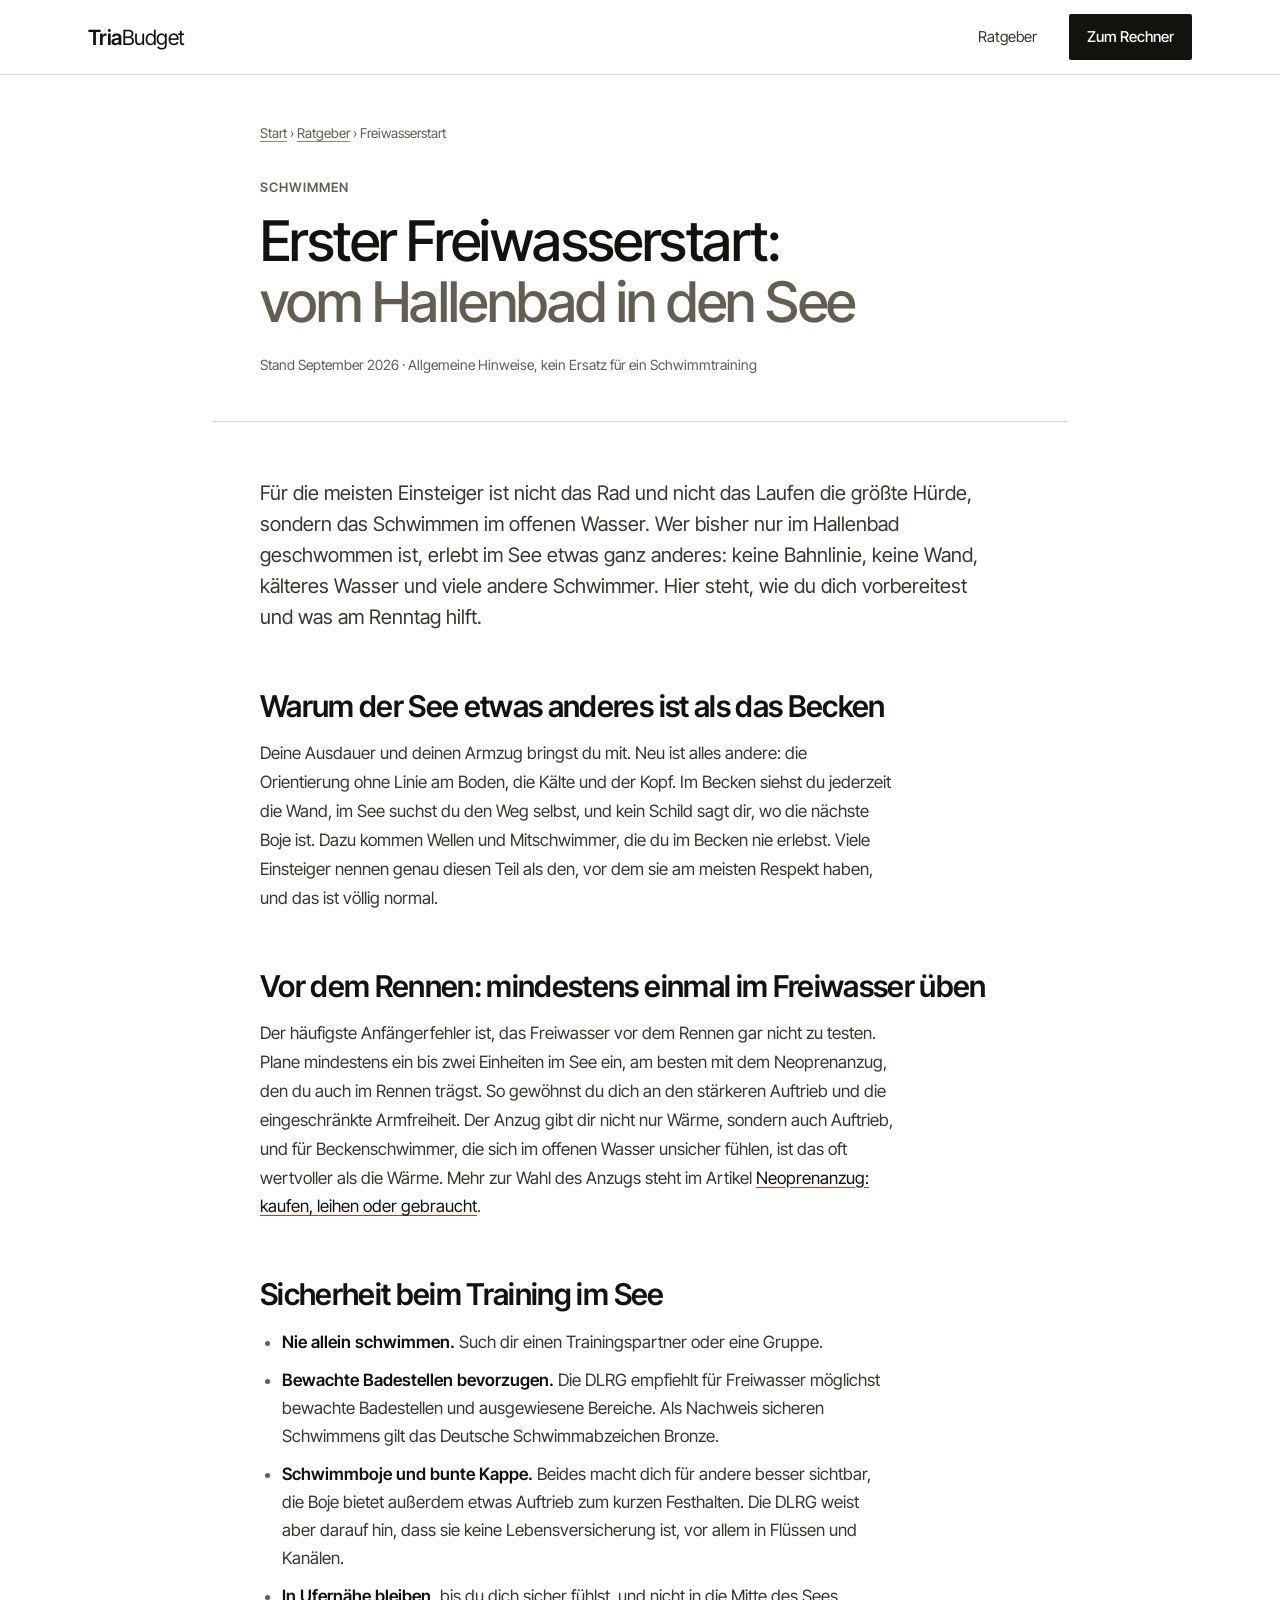
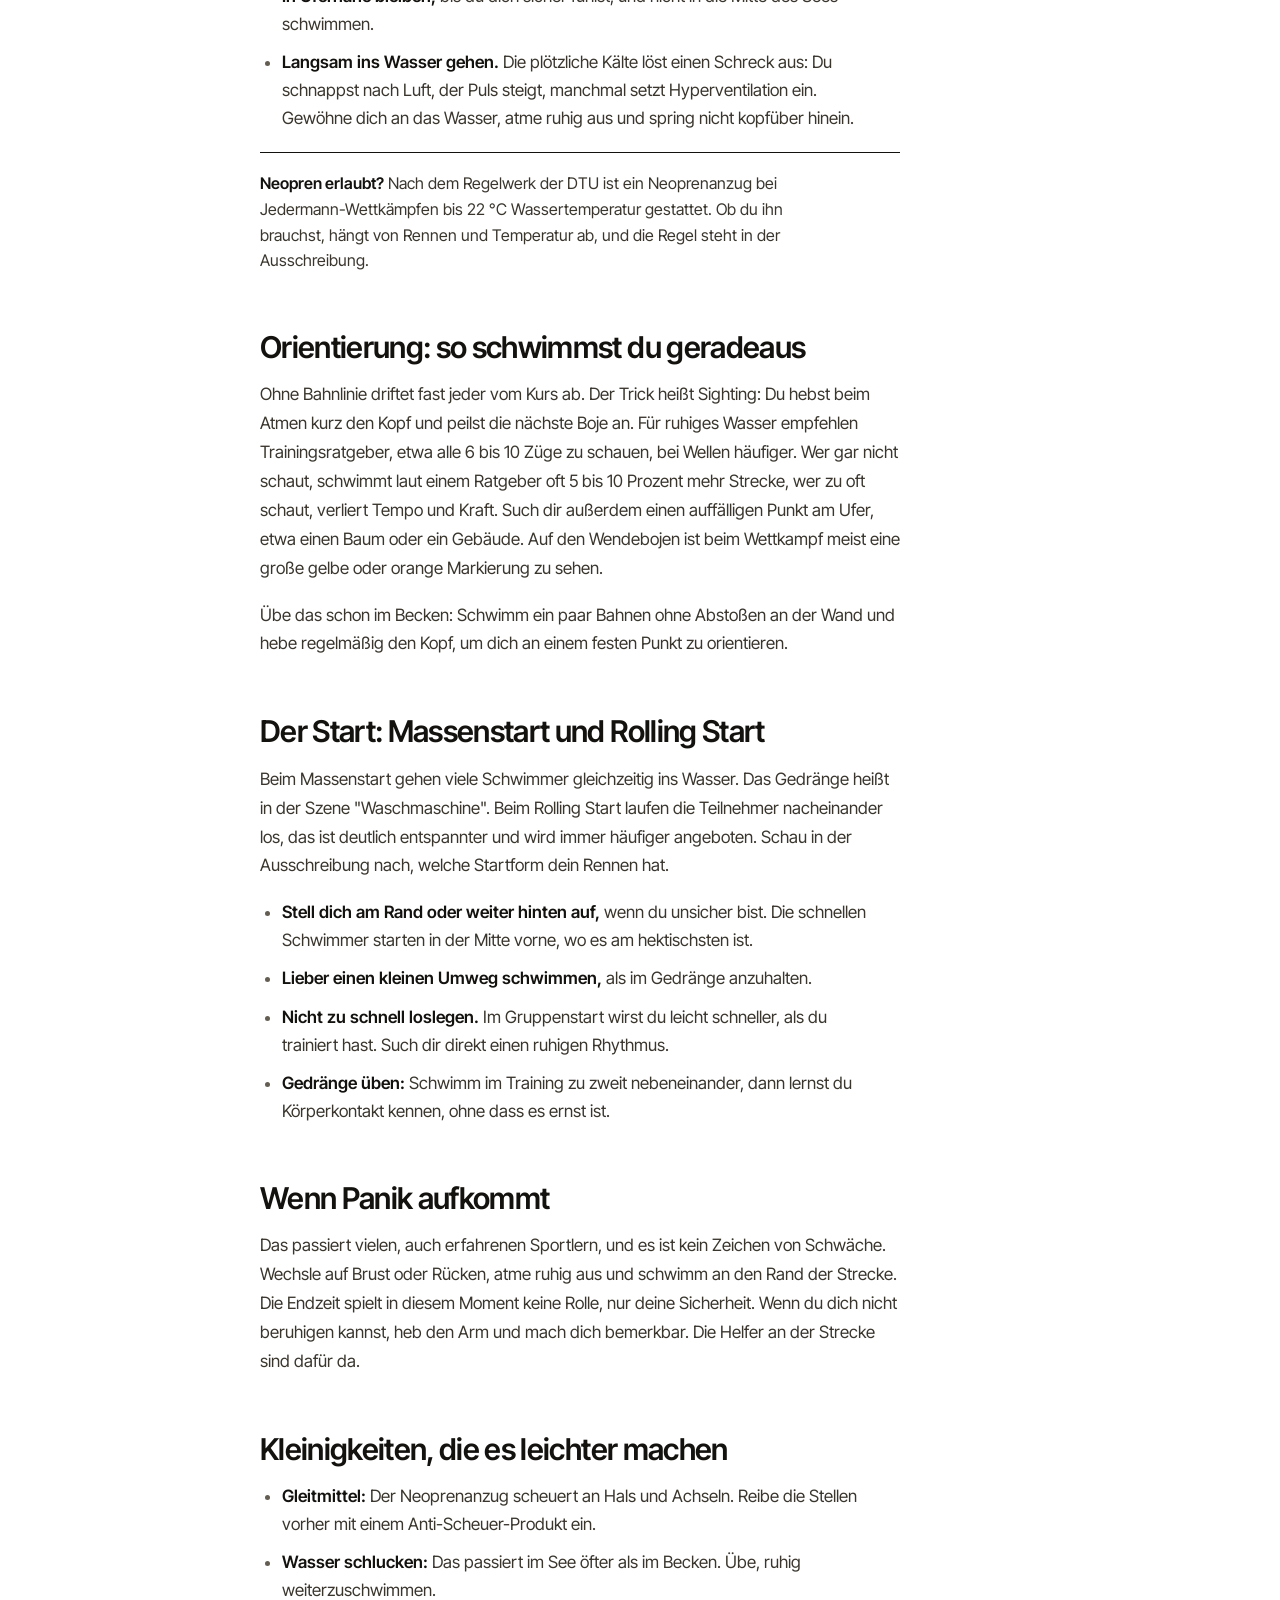
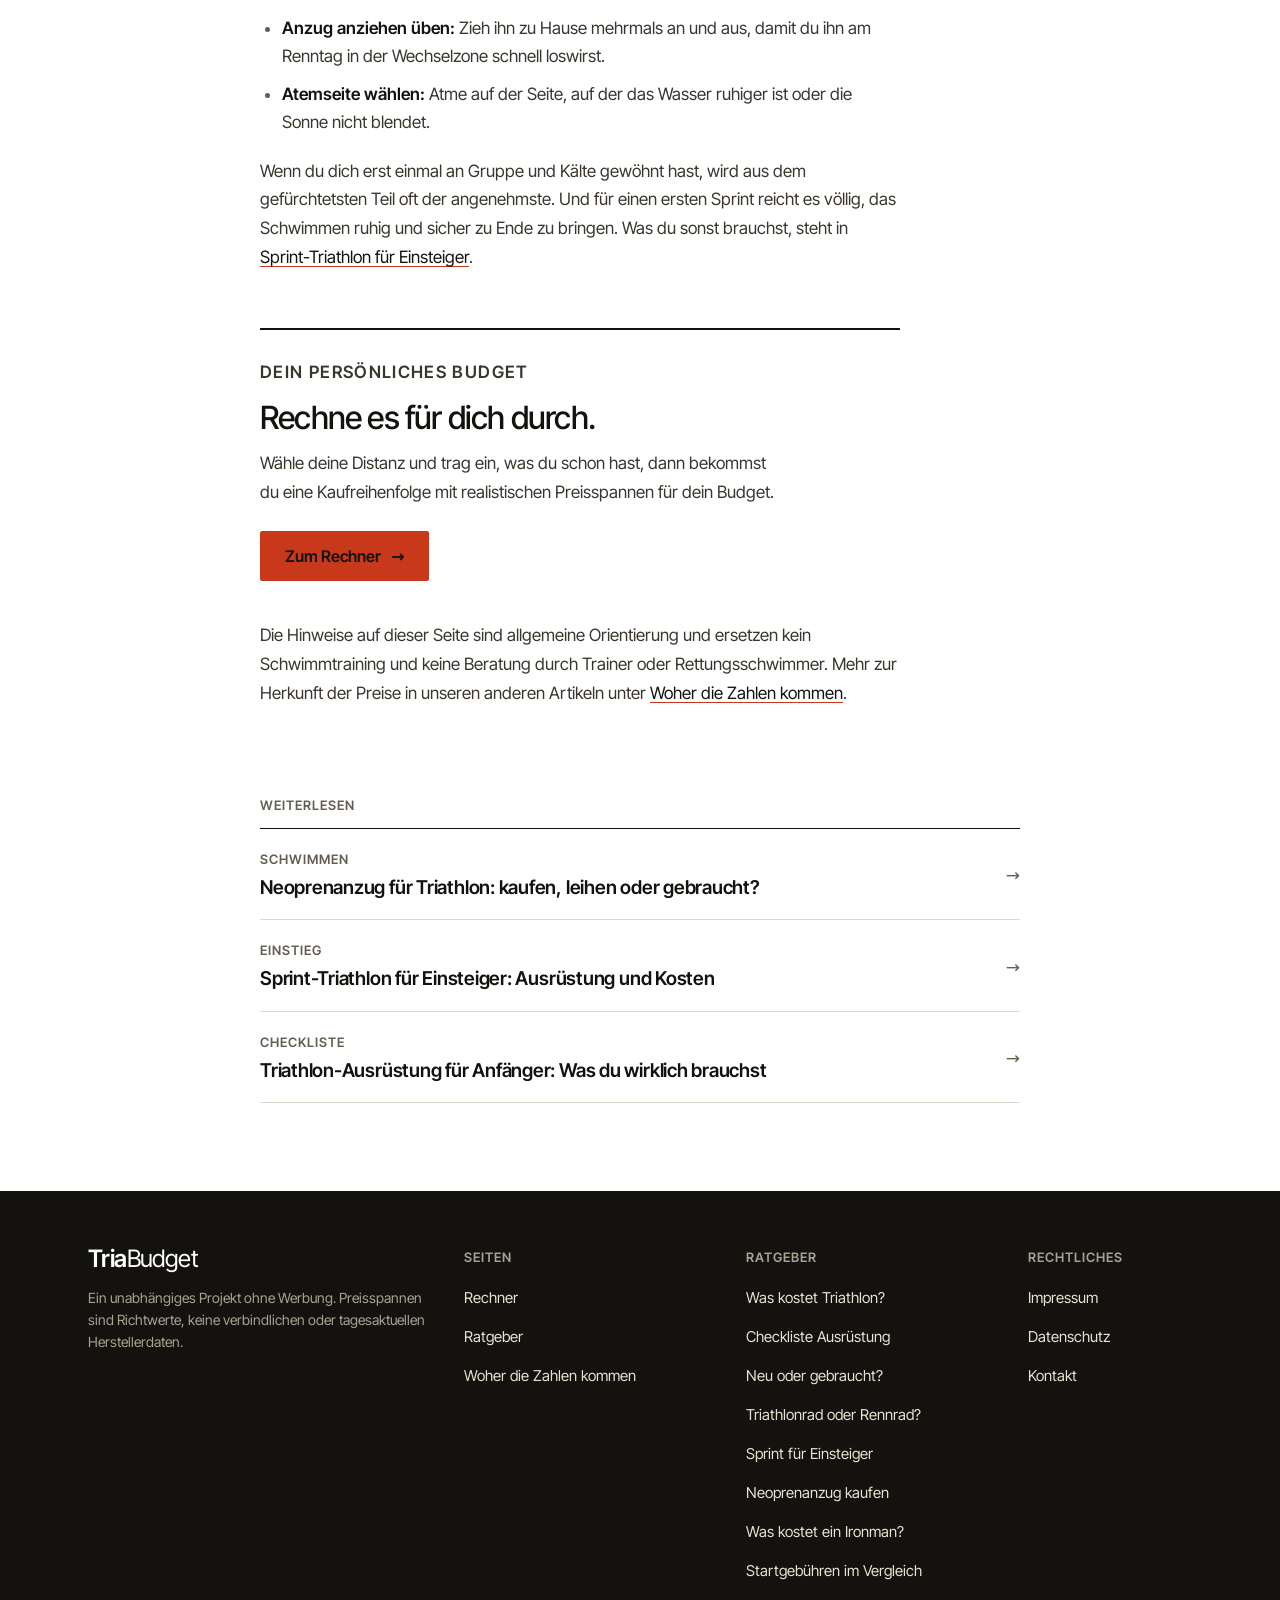
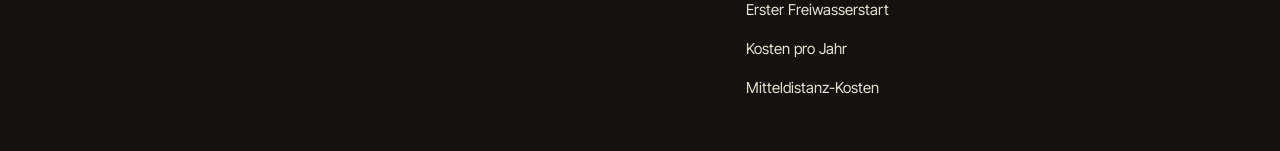
<file: freiwasser-triathlon-erster-start.html>
<!DOCTYPE html>
<html lang="de">
<head>
<meta charset="UTF-8">
<meta name="viewport" content="width=device-width, initial-scale=1.0">
<title>Erster Freiwasserstart beim Triathlon: Tipps für Einsteiger | TriaBudget</title>
<meta name="description" content="Erster Freiwasserstart beim Triathlon: Wie du dich auf das Schwimmen im See vorbereitest, mit Kälteschock, Orientierung, Massenstart und Sicherheit. Tipps für Einsteiger vom Hallenbad ins offene Wasser.">
<link rel="canonical" href="https://www.triabudget.com/freiwasser-triathlon-erster-start.html">
<meta name="theme-color" content="#FFFFFF">
<meta name="color-scheme" content="light">
<meta property="og:type" content="article">
<meta property="og:title" content="Erster Freiwasserstart beim Triathlon: Tipps für Einsteiger">
<meta property="og:description" content="Vom Hallenbad ins offene Wasser: Vorbereitung, Orientierung, Massenstart und Sicherheit beim ersten Triathlon.">
<meta property="og:image" content="https://www.triabudget.com/og.jpg">
<meta property="og:url" content="https://www.triabudget.com/freiwasser-triathlon-erster-start.html">
<meta name="twitter:card" content="summary_large_image">
<link rel="icon" href="favicon.svg" type="image/svg+xml">
<link rel="icon" href="favicon.ico" sizes="48x48">
<link rel="apple-touch-icon" href="apple-touch-icon.png">
<link rel="preload" href="inter-tight-var.woff2" as="font" type="font/woff2" crossorigin>
<link rel="stylesheet" href="article.css">
<script src="site-config.js" defer></script>
<script type="application/ld+json">
{
  "@context": "https://schema.org",
  "@type": "Article",
  "headline": "Erster Freiwasserstart beim Triathlon: Tipps für Einsteiger",
  "description": "Vom Hallenbad ins offene Wasser: Vorbereitung, Orientierung, Massenstart und Sicherheit beim ersten Triathlon.",
  "author": { "@type": "Person", "name": "Paul Elias Helmis" },
  "publisher": { "@type": "Organization", "name": "TriaBudget" },
  "datePublished": "2026-10-29",
  "dateModified": "2026-10-29",
  "mainEntityOfPage": "https://www.triabudget.com/freiwasser-triathlon-erster-start.html",
  "image": "https://www.triabudget.com/og.jpg"
}
</script>
</head>
<body>

<a class="skip" href="#content">Zum Inhalt springen</a>

<header class="topbar">
  <a class="brand" href="index.html" aria-label="TriaBudget, Startseite">Tria<em>Budget</em></a>
  <nav class="topnav" aria-label="Hauptnavigation">
    <a href="index.html#ratgeber">Ratgeber</a>
    <a class="keep" href="index.html#rechner">Zum Rechner</a>
  </nav>
</header>

<main id="content">
  <div class="art-hero wrap">
    <p class="breadcrumb"><a href="index.html">Start</a> &rsaquo; <a href="index.html#ratgeber">Ratgeber</a> &rsaquo; Freiwasserstart</p>
    <p class="kicker">Schwimmen</p>
    <h1>Erster Freiwasserstart: <em>vom Hallenbad in den See</em></h1>
    <p class="art-meta">Stand <span class="stand-datum">September 2026</span> &middot; Allgemeine Hinweise, kein Ersatz für ein Schwimmtraining</p>
  </div>

  <article class="article">
    <p class="lede">Für die meisten Einsteiger ist nicht das Rad und nicht das Laufen die größte Hürde, sondern das Schwimmen im offenen Wasser. Wer bisher nur im Hallenbad geschwommen ist, erlebt im See etwas ganz anderes: keine Bahnlinie, keine Wand, kälteres Wasser und viele andere Schwimmer. Hier steht, wie du dich vorbereitest und was am Renntag hilft.</p>

    <h2>Warum der See etwas anderes ist als das Becken</h2>
    <p>Deine Ausdauer und deinen Armzug bringst du mit. Neu ist alles andere: die Orientierung ohne Linie am Boden, die Kälte und der Kopf. Im Becken siehst du jederzeit die Wand, im See suchst du den Weg selbst, und kein Schild sagt dir, wo die nächste Boje ist. Dazu kommen Wellen und Mitschwimmer, die du im Becken nie erlebst. Viele Einsteiger nennen genau diesen Teil als den, vor dem sie am meisten Respekt haben, und das ist völlig normal.</p>

    <h2>Vor dem Rennen: mindestens einmal im Freiwasser üben</h2>
    <p>Der häufigste Anfängerfehler ist, das Freiwasser vor dem Rennen gar nicht zu testen. Plane mindestens ein bis zwei Einheiten im See ein, am besten mit dem Neoprenanzug, den du auch im Rennen trägst. So gewöhnst du dich an den stärkeren Auftrieb und die eingeschränkte Armfreiheit. Der Anzug gibt dir nicht nur Wärme, sondern auch Auftrieb, und für Beckenschwimmer, die sich im offenen Wasser unsicher fühlen, ist das oft wertvoller als die Wärme. Mehr zur Wahl des Anzugs steht im Artikel <a href="neoprenanzug-triathlon-kaufen.html">Neoprenanzug: kaufen, leihen oder gebraucht</a>.</p>

    <h2>Sicherheit beim Training im See</h2>
    <ul>
      <li><strong>Nie allein schwimmen.</strong> Such dir einen Trainingspartner oder eine Gruppe.</li>
      <li><strong>Bewachte Badestellen bevorzugen.</strong> Die DLRG empfiehlt für Freiwasser möglichst bewachte Badestellen und ausgewiesene Bereiche. Als Nachweis sicheren Schwimmens gilt das Deutsche Schwimmabzeichen Bronze.</li>
      <li><strong>Schwimmboje und bunte Kappe.</strong> Beides macht dich für andere besser sichtbar, die Boje bietet außerdem etwas Auftrieb zum kurzen Festhalten. Die DLRG weist aber darauf hin, dass sie keine Lebensversicherung ist, vor allem in Flüssen und Kanälen.</li>
      <li><strong>In Ufernähe bleiben,</strong> bis du dich sicher fühlst, und nicht in die Mitte des Sees schwimmen.</li>
      <li><strong>Langsam ins Wasser gehen.</strong> Die plötzliche Kälte löst einen Schreck aus: Du schnappst nach Luft, der Puls steigt, manchmal setzt Hyperventilation ein. Gewöhne dich an das Wasser, atme ruhig aus und spring nicht kopfüber hinein.</li>
    </ul>

    <div class="callout">
      <p><strong>Neopren erlaubt?</strong> Nach dem Regelwerk der DTU ist ein Neoprenanzug bei Jedermann-Wettkämpfen bis 22&nbsp;°C Wassertemperatur gestattet. Ob du ihn brauchst, hängt von Rennen und Temperatur ab, und die Regel steht in der Ausschreibung.</p>
    </div>

    <h2>Orientierung: so schwimmst du geradeaus</h2>
    <p>Ohne Bahnlinie driftet fast jeder vom Kurs ab. Der Trick heißt Sighting: Du hebst beim Atmen kurz den Kopf und peilst die nächste Boje an. Für ruhiges Wasser empfehlen Trainingsratgeber, etwa alle 6 bis 10 Züge zu schauen, bei Wellen häufiger. Wer gar nicht schaut, schwimmt laut einem Ratgeber oft 5 bis 10 Prozent mehr Strecke, wer zu oft schaut, verliert Tempo und Kraft. Such dir außerdem einen auffälligen Punkt am Ufer, etwa einen Baum oder ein Gebäude. Auf den Wendebojen ist beim Wettkampf meist eine große gelbe oder orange Markierung zu sehen.</p>
    <p>Übe das schon im Becken: Schwimm ein paar Bahnen ohne Abstoßen an der Wand und hebe regelmäßig den Kopf, um dich an einem festen Punkt zu orientieren.</p>

    <h2>Der Start: Massenstart und Rolling Start</h2>
    <p>Beim Massenstart gehen viele Schwimmer gleichzeitig ins Wasser. Das Gedränge heißt in der Szene "Waschmaschine". Beim Rolling Start laufen die Teilnehmer nacheinander los, das ist deutlich entspannter und wird immer häufiger angeboten. Schau in der Ausschreibung nach, welche Startform dein Rennen hat.</p>
    <ul>
      <li><strong>Stell dich am Rand oder weiter hinten auf,</strong> wenn du unsicher bist. Die schnellen Schwimmer starten in der Mitte vorne, wo es am hektischsten ist.</li>
      <li><strong>Lieber einen kleinen Umweg schwimmen,</strong> als im Gedränge anzuhalten.</li>
      <li><strong>Nicht zu schnell loslegen.</strong> Im Gruppenstart wirst du leicht schneller, als du trainiert hast. Such dir direkt einen ruhigen Rhythmus.</li>
      <li><strong>Gedränge üben:</strong> Schwimm im Training zu zweit nebeneinander, dann lernst du Körperkontakt kennen, ohne dass es ernst ist.</li>
    </ul>

    <h2>Wenn Panik aufkommt</h2>
    <p>Das passiert vielen, auch erfahrenen Sportlern, und es ist kein Zeichen von Schwäche. Wechsle auf Brust oder Rücken, atme ruhig aus und schwimm an den Rand der Strecke. Die Endzeit spielt in diesem Moment keine Rolle, nur deine Sicherheit. Wenn du dich nicht beruhigen kannst, heb den Arm und mach dich bemerkbar. Die Helfer an der Strecke sind dafür da.</p>

    <h2>Kleinigkeiten, die es leichter machen</h2>
    <ul>
      <li><strong>Gleitmittel:</strong> Der Neoprenanzug scheuert an Hals und Achseln. Reibe die Stellen vorher mit einem Anti-Scheuer-Produkt ein.</li>
      <li><strong>Wasser schlucken:</strong> Das passiert im See öfter als im Becken. Übe, ruhig weiterzuschwimmen.</li>
      <li><strong>Anzug anziehen üben:</strong> Zieh ihn zu Hause mehrmals an und aus, damit du ihn am Renntag in der Wechselzone schnell loswirst.</li>
      <li><strong>Atemseite wählen:</strong> Atme auf der Seite, auf der das Wasser ruhiger ist oder die Sonne nicht blendet.</li>
    </ul>

    <p>Wenn du dich erst einmal an Gruppe und Kälte gewöhnt hast, wird aus dem gefürchtetsten Teil oft der angenehmste. Und für einen ersten Sprint reicht es völlig, das Schwimmen ruhig und sicher zu Ende zu bringen. Was du sonst brauchst, steht in <a href="sprint-triathlon-einsteiger-budget.html">Sprint-Triathlon für Einsteiger</a>.</p>

    <div class="cta-box">
      <p class="kicker">Dein persönliches Budget</p>
      <h3>Rechne es für dich durch.</h3>
      <p>Wähle deine Distanz und trag ein, was du schon hast, dann bekommst du eine Kaufreihenfolge mit realistischen Preisspannen für dein Budget.</p>
      <a class="btn" href="index.html#rechner">Zum Rechner <span aria-hidden="true">&rarr;</span></a>
    </div>

    <p>Die Hinweise auf dieser Seite sind allgemeine Orientierung und ersetzen kein Schwimmtraining und keine Beratung durch Trainer oder Rettungsschwimmer. Mehr zur Herkunft der Preise in unseren anderen Artikeln unter <a href="index.html#preise">Woher die Zahlen kommen</a>.</p>
  </article>

  <nav class="more wrap" aria-label="Weiterlesen">
    <h2>Weiterlesen</h2>
    <ul class="more-list">
      <li><a href="neoprenanzug-triathlon-kaufen.html"><span class="tag-d">Schwimmen</span><h3>Neoprenanzug für Triathlon: kaufen, leihen oder gebraucht?</h3></a></li>
      <li><a href="sprint-triathlon-einsteiger-budget.html"><span class="tag-d">Einstieg</span><h3>Sprint-Triathlon für Einsteiger: Ausrüstung und Kosten</h3></a></li>
      <li><a href="triathlon-ausruestung-checkliste.html"><span class="tag-d">Checkliste</span><h3>Triathlon-Ausrüstung für Anfänger: Was du wirklich brauchst</h3></a></li>
    </ul>
  </nav>
</main>

<footer class="site-footer">
  <div class="foot-in">
    <div class="foot-brand">
      <div class="brand">Tria<em>Budget</em></div>
      <p>Ein unabh&auml;ngiges Projekt ohne Werbung. Preisspannen sind Richtwerte, keine verbindlichen oder tagesaktuellen Herstellerdaten.</p>
    </div>
    <nav class="foot-col" aria-label="Seiten">
      <p class="lbl">Seiten</p>
      <a href="index.html#rechner">Rechner</a>
      <a href="index.html#ratgeber">Ratgeber</a>
      <a href="index.html#preise">Woher die Zahlen kommen</a>
    </nav>
    <nav class="foot-col" aria-label="Ratgeber">
      <p class="lbl">Ratgeber</p>
      <a href="was-kostet-triathlon.html">Was kostet Triathlon?</a>
      <a href="triathlon-ausruestung-checkliste.html">Checkliste Ausr&uuml;stung</a>
      <a href="neu-oder-gebraucht-kaufen.html">Neu oder gebraucht?</a>
      <a href="triathlonrad-oder-rennrad.html">Triathlonrad oder Rennrad?</a>
      <a href="sprint-triathlon-einsteiger-budget.html">Sprint f&uuml;r Einsteiger</a>
      <a href="neoprenanzug-triathlon-kaufen.html">Neoprenanzug kaufen</a>
      <a href="ironman-kosten-langdistanz.html">Was kostet ein Ironman?</a>
      <a href="triathlon-startgebuehren.html">Startgebühren im Vergleich</a>
      <a href="freiwasser-triathlon-erster-start.html">Erster Freiwasserstart</a>
      <a href="triathlon-kosten-pro-jahr.html">Kosten pro Jahr</a>
      <a href="mitteldistanz-triathlon-kosten.html">Mitteldistanz-Kosten</a>
    </nav>
    <nav class="foot-col narrow" aria-label="Rechtliches">
      <p class="lbl">Rechtliches</p>
      <a href="index.html#impressum">Impressum</a>
      <a href="index.html#datenschutz">Datenschutz</a>
      <a href="index.html#impressum">Kontakt</a>
    </nav>
  </div>
</footer>

</body>
</html>
</file>
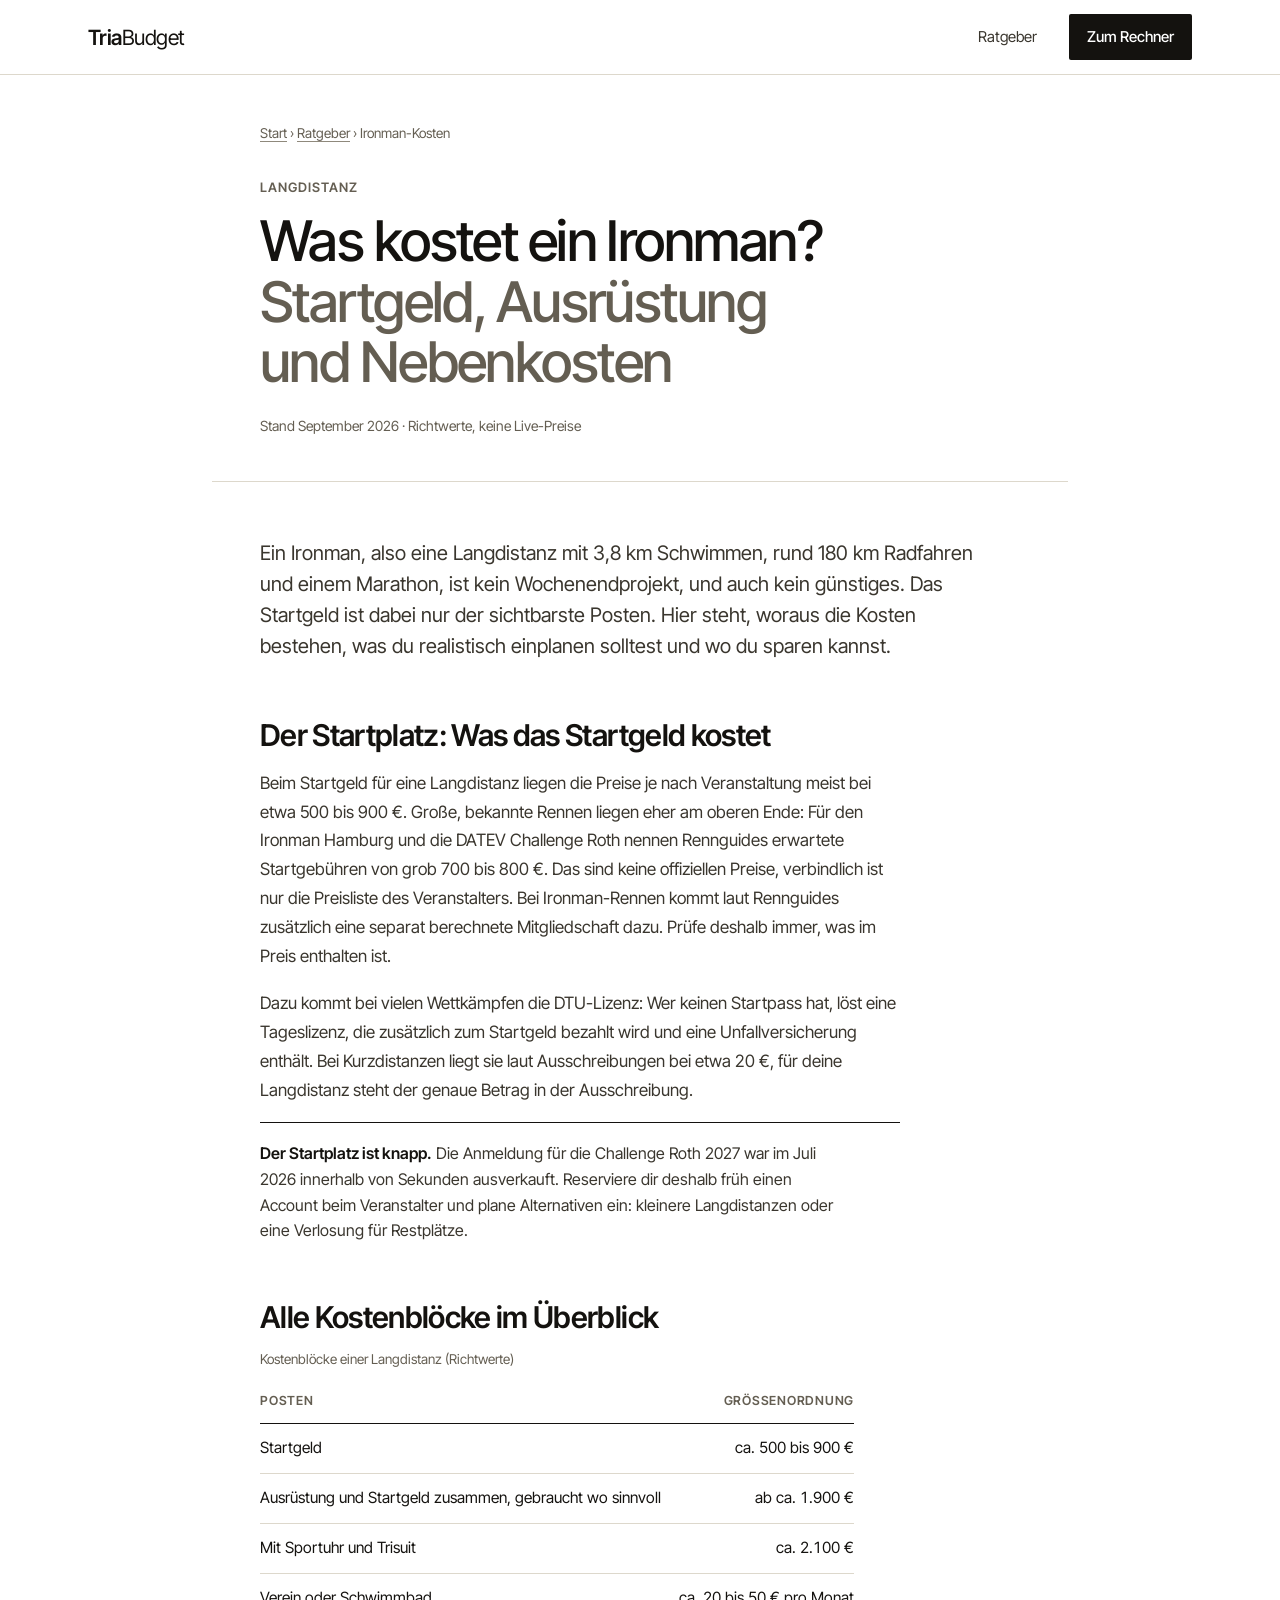
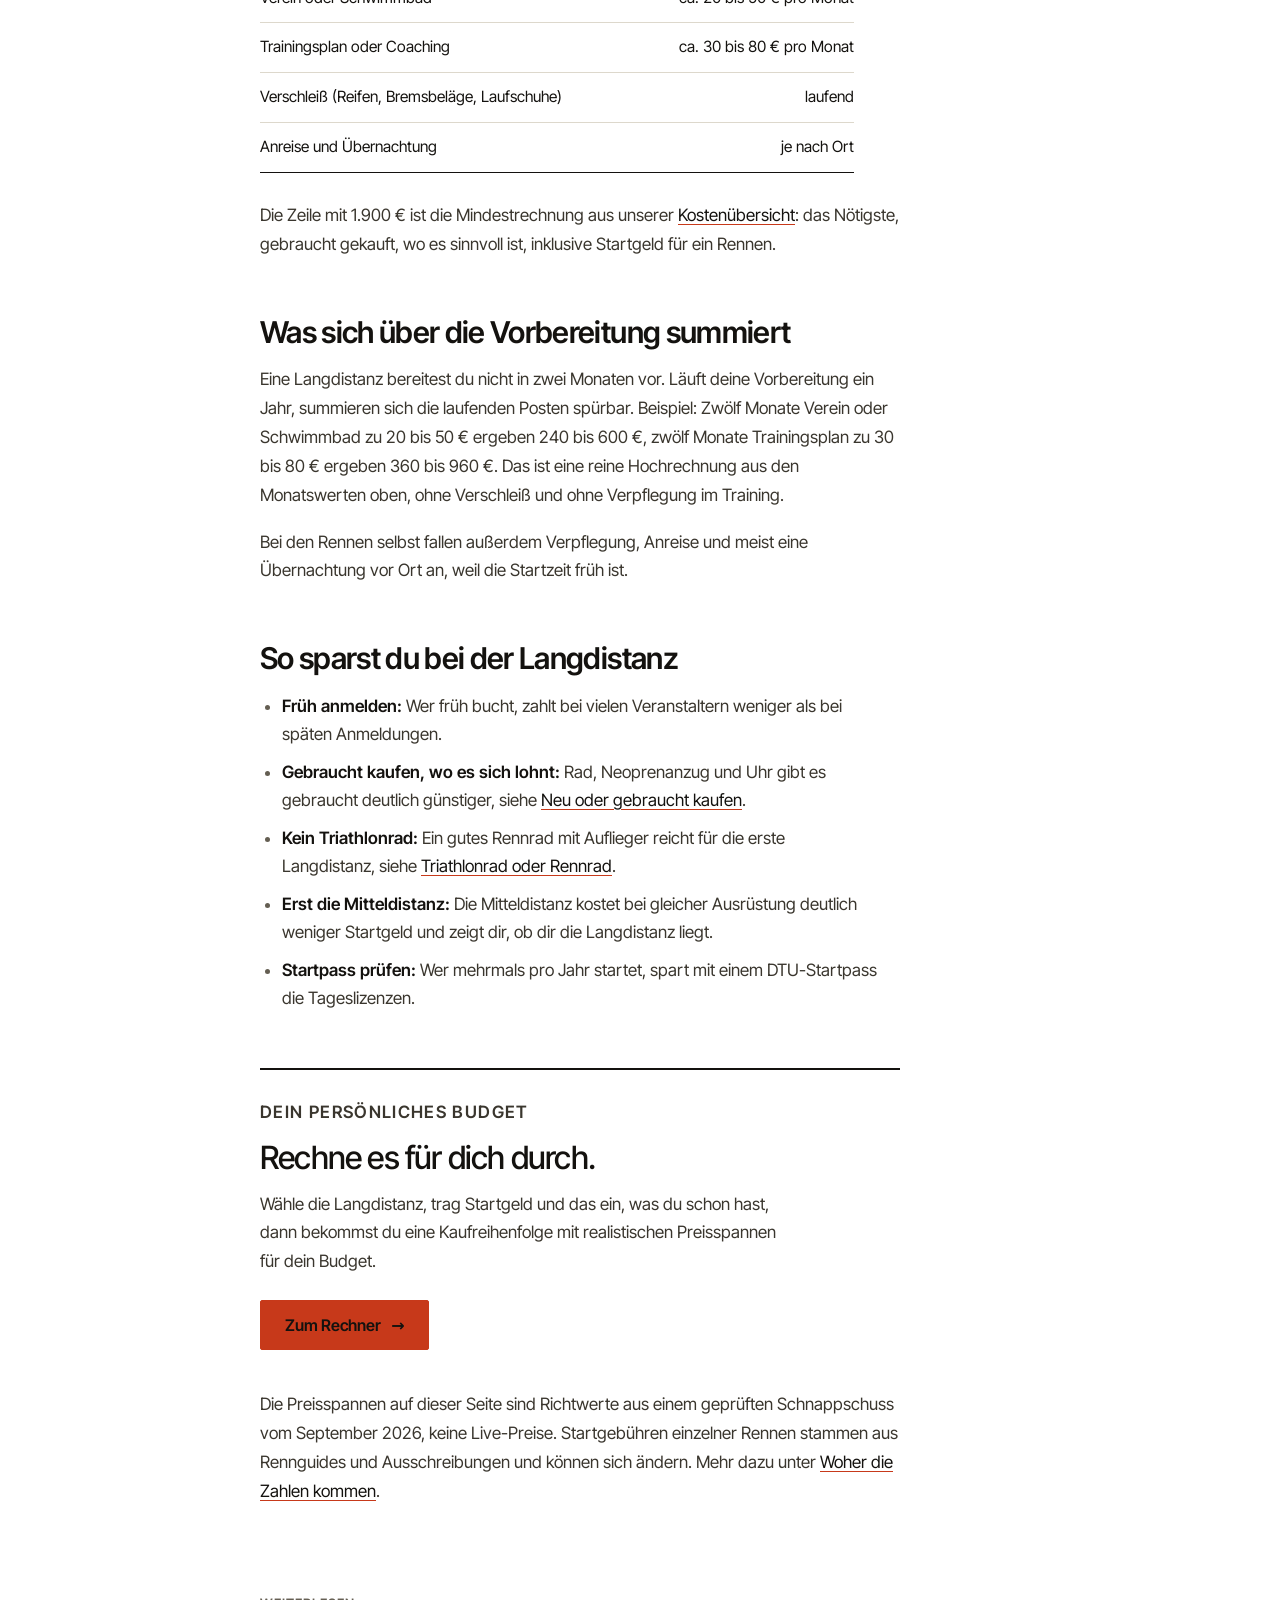
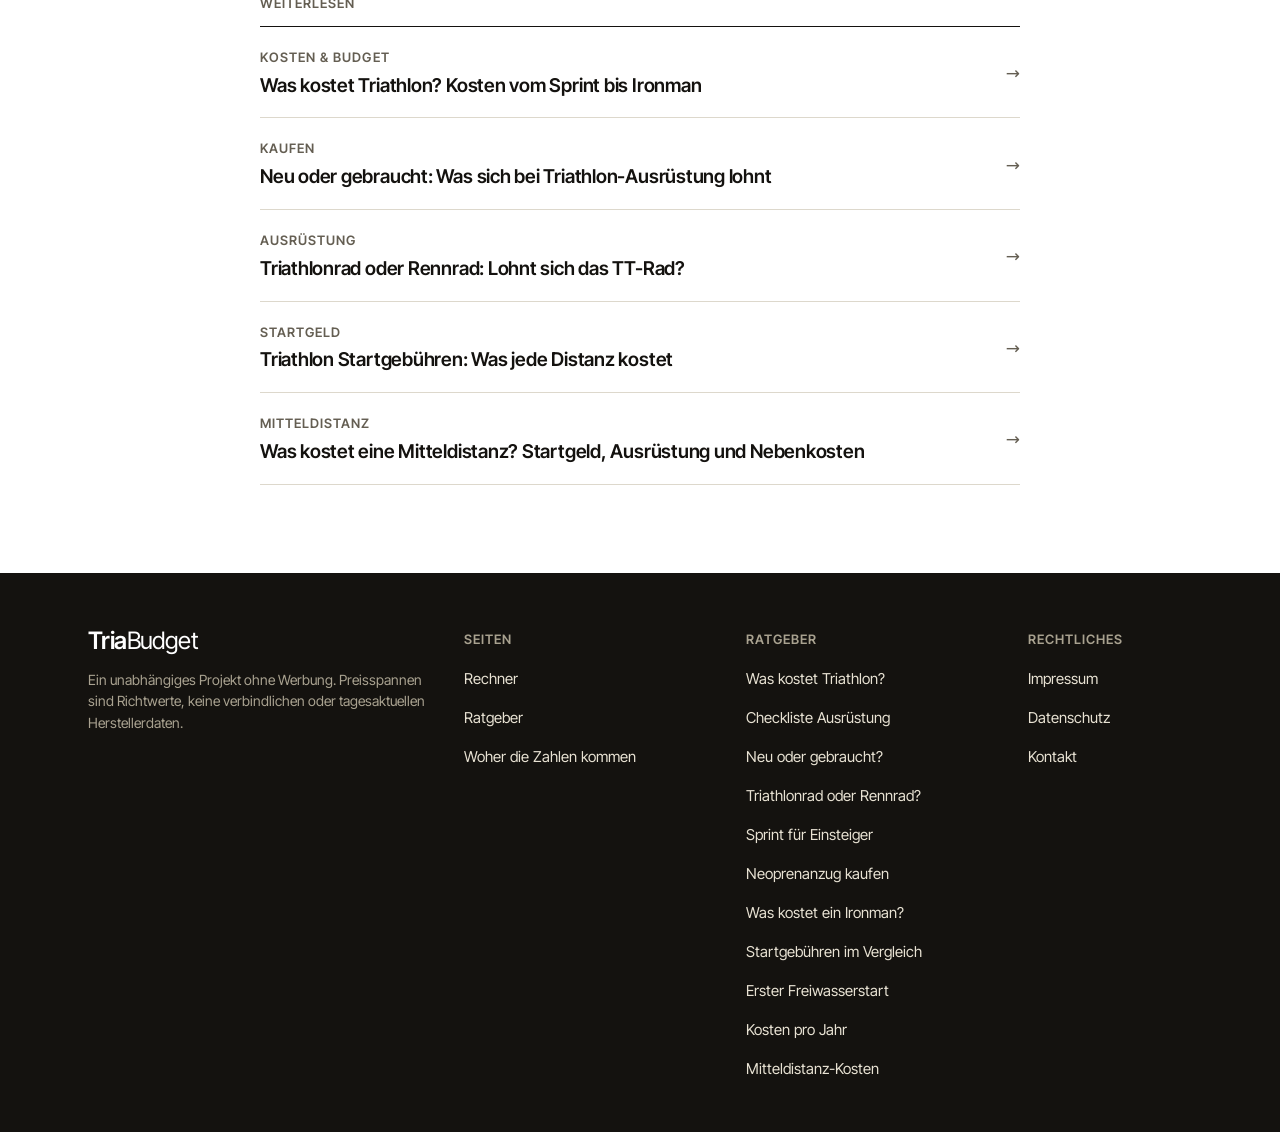
<file: ironman-kosten-langdistanz.html>
<!DOCTYPE html>
<html lang="de">
<head>
<meta charset="UTF-8">
<meta name="viewport" content="width=device-width, initial-scale=1.0">
<title>Was kostet ein Ironman? Startgeld, Ausrüstung und Nebenkosten | TriaBudget</title>
<meta name="description" content="Was kostet ein Ironman bzw. eine Langdistanz? Startgeld, Ausrüstung, Training, Anreise und Nebenkosten im Überblick: ab ca. 1.900 € für Ausrüstung und Startgeld, mit Spartipps.">
<link rel="canonical" href="https://www.triabudget.com/ironman-kosten-langdistanz.html">
<meta name="theme-color" content="#FFFFFF">
<meta name="color-scheme" content="light">
<meta property="og:type" content="article">
<meta property="og:title" content="Was kostet ein Ironman? Startgeld, Ausrüstung und Nebenkosten">
<meta property="og:description" content="Was kostet eine Langdistanz? Startgeld, Ausrüstung, Training und Nebenkosten im Überblick, mit Spartipps.">
<meta property="og:image" content="https://www.triabudget.com/og.jpg">
<meta property="og:url" content="https://www.triabudget.com/ironman-kosten-langdistanz.html">
<meta name="twitter:card" content="summary_large_image">
<link rel="icon" href="favicon.svg" type="image/svg+xml">
<link rel="icon" href="favicon.ico" sizes="48x48">
<link rel="apple-touch-icon" href="apple-touch-icon.png">
<link rel="preload" href="inter-tight-var.woff2" as="font" type="font/woff2" crossorigin>
<link rel="stylesheet" href="article.css">
<script src="site-config.js" defer></script>
<script type="application/ld+json">
{
  "@context": "https://schema.org",
  "@type": "Article",
  "headline": "Was kostet ein Ironman? Startgeld, Ausrüstung und Nebenkosten",
  "description": "Was kostet eine Langdistanz? Startgeld, Ausrüstung, Training und Nebenkosten im Überblick, mit Spartipps.",
  "author": { "@type": "Person", "name": "Paul Elias Helmis" },
  "publisher": { "@type": "Organization", "name": "TriaBudget" },
  "datePublished": "2026-10-28",
  "dateModified": "2026-10-28",
  "mainEntityOfPage": "https://www.triabudget.com/ironman-kosten-langdistanz.html",
  "image": "https://www.triabudget.com/og.jpg"
}
</script>
</head>
<body>

<a class="skip" href="#content">Zum Inhalt springen</a>

<header class="topbar">
  <a class="brand" href="index.html" aria-label="TriaBudget, Startseite">Tria<em>Budget</em></a>
  <nav class="topnav" aria-label="Hauptnavigation">
    <a href="index.html#ratgeber">Ratgeber</a>
    <a class="keep" href="index.html#rechner">Zum Rechner</a>
  </nav>
</header>

<main id="content">
  <div class="art-hero wrap">
    <p class="breadcrumb"><a href="index.html">Start</a> &rsaquo; <a href="index.html#ratgeber">Ratgeber</a> &rsaquo; Ironman-Kosten</p>
    <p class="kicker">Langdistanz</p>
    <h1>Was kostet ein Ironman? <em>Startgeld, Ausrüstung und Nebenkosten</em></h1>
    <p class="art-meta">Stand <span class="stand-datum">September 2026</span> &middot; Richtwerte, keine Live-Preise</p>
  </div>

  <article class="article">
    <p class="lede">Ein Ironman, also eine Langdistanz mit 3,8&nbsp;km Schwimmen, rund 180&nbsp;km Radfahren und einem Marathon, ist kein Wochenendprojekt, und auch kein günstiges. Das Startgeld ist dabei nur der sichtbarste Posten. Hier steht, woraus die Kosten bestehen, was du realistisch einplanen solltest und wo du sparen kannst.</p>

    <h2>Der Startplatz: Was das Startgeld kostet</h2>
    <p>Beim Startgeld für eine Langdistanz liegen die Preise je nach Veranstaltung meist bei etwa 500 bis 900&nbsp;€. Große, bekannte Rennen liegen eher am oberen Ende: Für den Ironman Hamburg und die DATEV Challenge Roth nennen Rennguides erwartete Startgebühren von grob 700 bis 800&nbsp;€. Das sind keine offiziellen Preise, verbindlich ist nur die Preisliste des Veranstalters. Bei Ironman-Rennen kommt laut Rennguides zusätzlich eine separat berechnete Mitgliedschaft dazu. Prüfe deshalb immer, was im Preis enthalten ist.</p>
    <p>Dazu kommt bei vielen Wettkämpfen die DTU-Lizenz: Wer keinen Startpass hat, löst eine Tageslizenz, die zusätzlich zum Startgeld bezahlt wird und eine Unfallversicherung enthält. Bei Kurzdistanzen liegt sie laut Ausschreibungen bei etwa 20&nbsp;€, für deine Langdistanz steht der genaue Betrag in der Ausschreibung.</p>

    <div class="callout">
      <p><strong>Der Startplatz ist knapp.</strong> Die Anmeldung für die Challenge Roth 2027 war im Juli 2026 innerhalb von Sekunden ausverkauft. Reserviere dir deshalb früh einen Account beim Veranstalter und plane Alternativen ein: kleinere Langdistanzen oder eine Verlosung für Restplätze.</p>
    </div>

    <h2>Alle Kostenblöcke im Überblick</h2>
    <table class="pricetable">
      <caption>Kostenblöcke einer Langdistanz (Richtwerte)</caption>
      <thead>
        <tr><th>Posten</th><th class="num">Größenordnung</th></tr>
      </thead>
      <tbody>
        <tr><td>Startgeld</td><td class="num">ca. 500 bis 900&nbsp;€</td></tr>
        <tr><td>Ausrüstung und Startgeld zusammen, gebraucht wo sinnvoll</td><td class="num">ab ca. 1.900&nbsp;€</td></tr>
        <tr><td>Mit Sportuhr und Trisuit</td><td class="num">ca. 2.100&nbsp;€</td></tr>
        <tr><td>Verein oder Schwimmbad</td><td class="num">ca. 20 bis 50&nbsp;€ pro Monat</td></tr>
        <tr><td>Trainingsplan oder Coaching</td><td class="num">ca. 30 bis 80&nbsp;€ pro Monat</td></tr>
        <tr><td>Verschleiß (Reifen, Bremsbeläge, Laufschuhe)</td><td class="num">laufend</td></tr>
        <tr><td>Anreise und Übernachtung</td><td class="num">je nach Ort</td></tr>
      </tbody>
    </table>
    <p>Die Zeile mit 1.900&nbsp;€ ist die Mindestrechnung aus unserer <a href="was-kostet-triathlon.html">Kostenübersicht</a>: das Nötigste, gebraucht gekauft, wo es sinnvoll ist, inklusive Startgeld für ein Rennen.</p>

    <h2>Was sich über die Vorbereitung summiert</h2>
    <p>Eine Langdistanz bereitest du nicht in zwei Monaten vor. Läuft deine Vorbereitung ein Jahr, summieren sich die laufenden Posten spürbar. Beispiel: Zwölf Monate Verein oder Schwimmbad zu 20 bis 50&nbsp;€ ergeben 240 bis 600&nbsp;€, zwölf Monate Trainingsplan zu 30 bis 80&nbsp;€ ergeben 360 bis 960&nbsp;€. Das ist eine reine Hochrechnung aus den Monatswerten oben, ohne Verschleiß und ohne Verpflegung im Training.</p>
    <p>Bei den Rennen selbst fallen außerdem Verpflegung, Anreise und meist eine Übernachtung vor Ort an, weil die Startzeit früh ist.</p>

    <h2>So sparst du bei der Langdistanz</h2>
    <ul>
      <li><strong>Früh anmelden:</strong> Wer früh bucht, zahlt bei vielen Veranstaltern weniger als bei späten Anmeldungen.</li>
      <li><strong>Gebraucht kaufen, wo es sich lohnt:</strong> Rad, Neoprenanzug und Uhr gibt es gebraucht deutlich günstiger, siehe <a href="neu-oder-gebraucht-kaufen.html">Neu oder gebraucht kaufen</a>.</li>
      <li><strong>Kein Triathlonrad:</strong> Ein gutes Rennrad mit Auflieger reicht für die erste Langdistanz, siehe <a href="triathlonrad-oder-rennrad.html">Triathlonrad oder Rennrad</a>.</li>
      <li><strong>Erst die Mitteldistanz:</strong> Die Mitteldistanz kostet bei gleicher Ausrüstung deutlich weniger Startgeld und zeigt dir, ob dir die Langdistanz liegt.</li>
      <li><strong>Startpass prüfen:</strong> Wer mehrmals pro Jahr startet, spart mit einem DTU-Startpass die Tageslizenzen.</li>
    </ul>

    <div class="cta-box">
      <p class="kicker">Dein persönliches Budget</p>
      <h3>Rechne es für dich durch.</h3>
      <p>Wähle die Langdistanz, trag Startgeld und das ein, was du schon hast, dann bekommst du eine Kaufreihenfolge mit realistischen Preisspannen für dein Budget.</p>
      <a class="btn" href="index.html#rechner">Zum Rechner <span aria-hidden="true">&rarr;</span></a>
    </div>

    <p>Die Preisspannen auf dieser Seite sind Richtwerte aus einem geprüften Schnappschuss vom <span class="stand-datum">September 2026</span>, keine Live-Preise. Startgebühren einzelner Rennen stammen aus Rennguides und Ausschreibungen und können sich ändern. Mehr dazu unter <a href="index.html#preise">Woher die Zahlen kommen</a>.</p>
  </article>

  <nav class="more wrap" aria-label="Weiterlesen">
    <h2>Weiterlesen</h2>
    <ul class="more-list">
      <li><a href="was-kostet-triathlon.html"><span class="tag-d">Kosten &amp; Budget</span><h3>Was kostet Triathlon? Kosten vom Sprint bis Ironman</h3></a></li>
      <li><a href="neu-oder-gebraucht-kaufen.html"><span class="tag-d">Kaufen</span><h3>Neu oder gebraucht: Was sich bei Triathlon-Ausrüstung lohnt</h3></a></li>
      <li><a href="triathlonrad-oder-rennrad.html"><span class="tag-d">Ausrüstung</span><h3>Triathlonrad oder Rennrad: Lohnt sich das TT-Rad?</h3></a></li>
      <li><a href="triathlon-startgebuehren.html"><span class="tag-d">Startgeld</span><h3>Triathlon Startgebühren: Was jede Distanz kostet</h3></a></li>
      <li><a href="mitteldistanz-triathlon-kosten.html"><span class="tag-d">Mitteldistanz</span><h3>Was kostet eine Mitteldistanz? Startgeld, Ausrüstung und Nebenkosten</h3></a></li>
    </ul>
  </nav>
</main>

<footer class="site-footer">
  <div class="foot-in">
    <div class="foot-brand">
      <div class="brand">Tria<em>Budget</em></div>
      <p>Ein unabh&auml;ngiges Projekt ohne Werbung. Preisspannen sind Richtwerte, keine verbindlichen oder tagesaktuellen Herstellerdaten.</p>
    </div>
    <nav class="foot-col" aria-label="Seiten">
      <p class="lbl">Seiten</p>
      <a href="index.html#rechner">Rechner</a>
      <a href="index.html#ratgeber">Ratgeber</a>
      <a href="index.html#preise">Woher die Zahlen kommen</a>
    </nav>
    <nav class="foot-col" aria-label="Ratgeber">
      <p class="lbl">Ratgeber</p>
      <a href="was-kostet-triathlon.html">Was kostet Triathlon?</a>
      <a href="triathlon-ausruestung-checkliste.html">Checkliste Ausr&uuml;stung</a>
      <a href="neu-oder-gebraucht-kaufen.html">Neu oder gebraucht?</a>
      <a href="triathlonrad-oder-rennrad.html">Triathlonrad oder Rennrad?</a>
      <a href="sprint-triathlon-einsteiger-budget.html">Sprint f&uuml;r Einsteiger</a>
      <a href="neoprenanzug-triathlon-kaufen.html">Neoprenanzug kaufen</a>
      <a href="ironman-kosten-langdistanz.html">Was kostet ein Ironman?</a>
      <a href="triathlon-startgebuehren.html">Startgebühren im Vergleich</a>
      <a href="freiwasser-triathlon-erster-start.html">Erster Freiwasserstart</a>
      <a href="triathlon-kosten-pro-jahr.html">Kosten pro Jahr</a>
      <a href="mitteldistanz-triathlon-kosten.html">Mitteldistanz-Kosten</a>
    </nav>
    <nav class="foot-col narrow" aria-label="Rechtliches">
      <p class="lbl">Rechtliches</p>
      <a href="index.html#impressum">Impressum</a>
      <a href="index.html#datenschutz">Datenschutz</a>
      <a href="index.html#impressum">Kontakt</a>
    </nav>
  </div>
</footer>

</body>
</html>
</file>
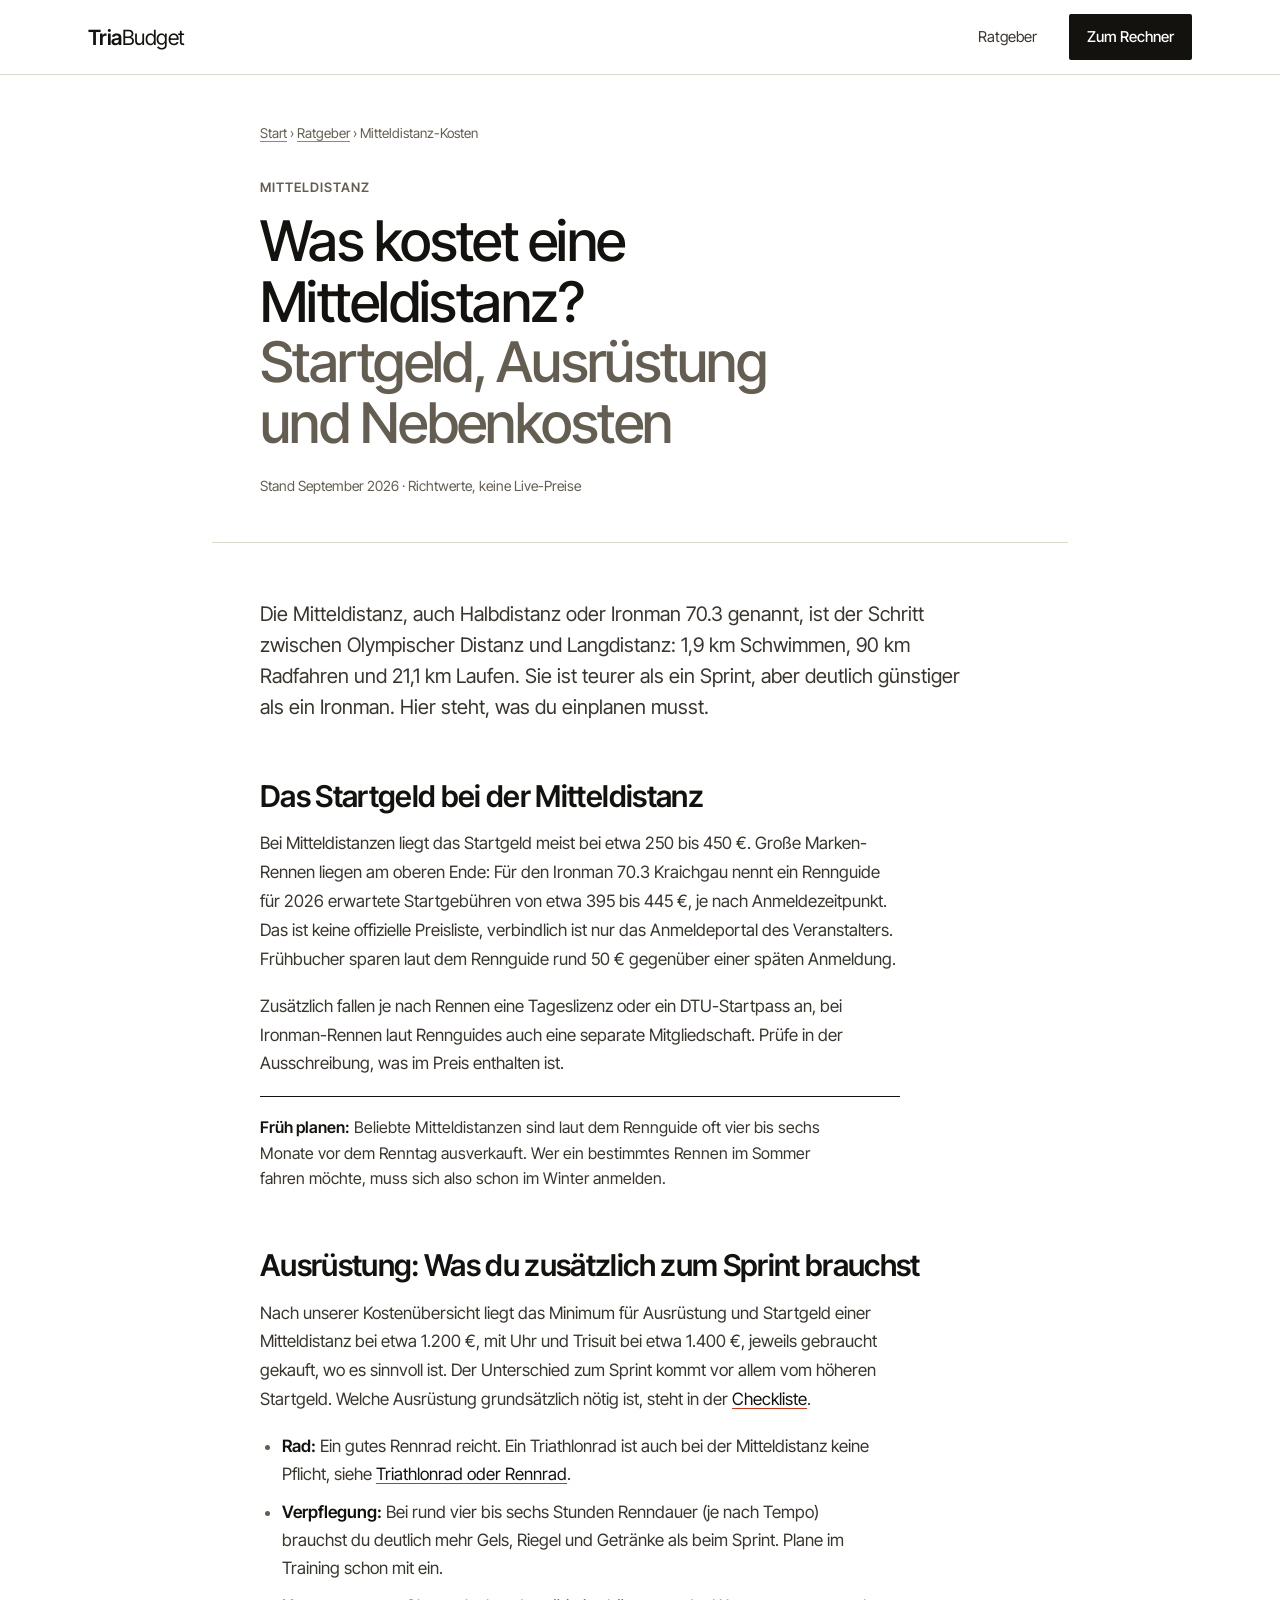
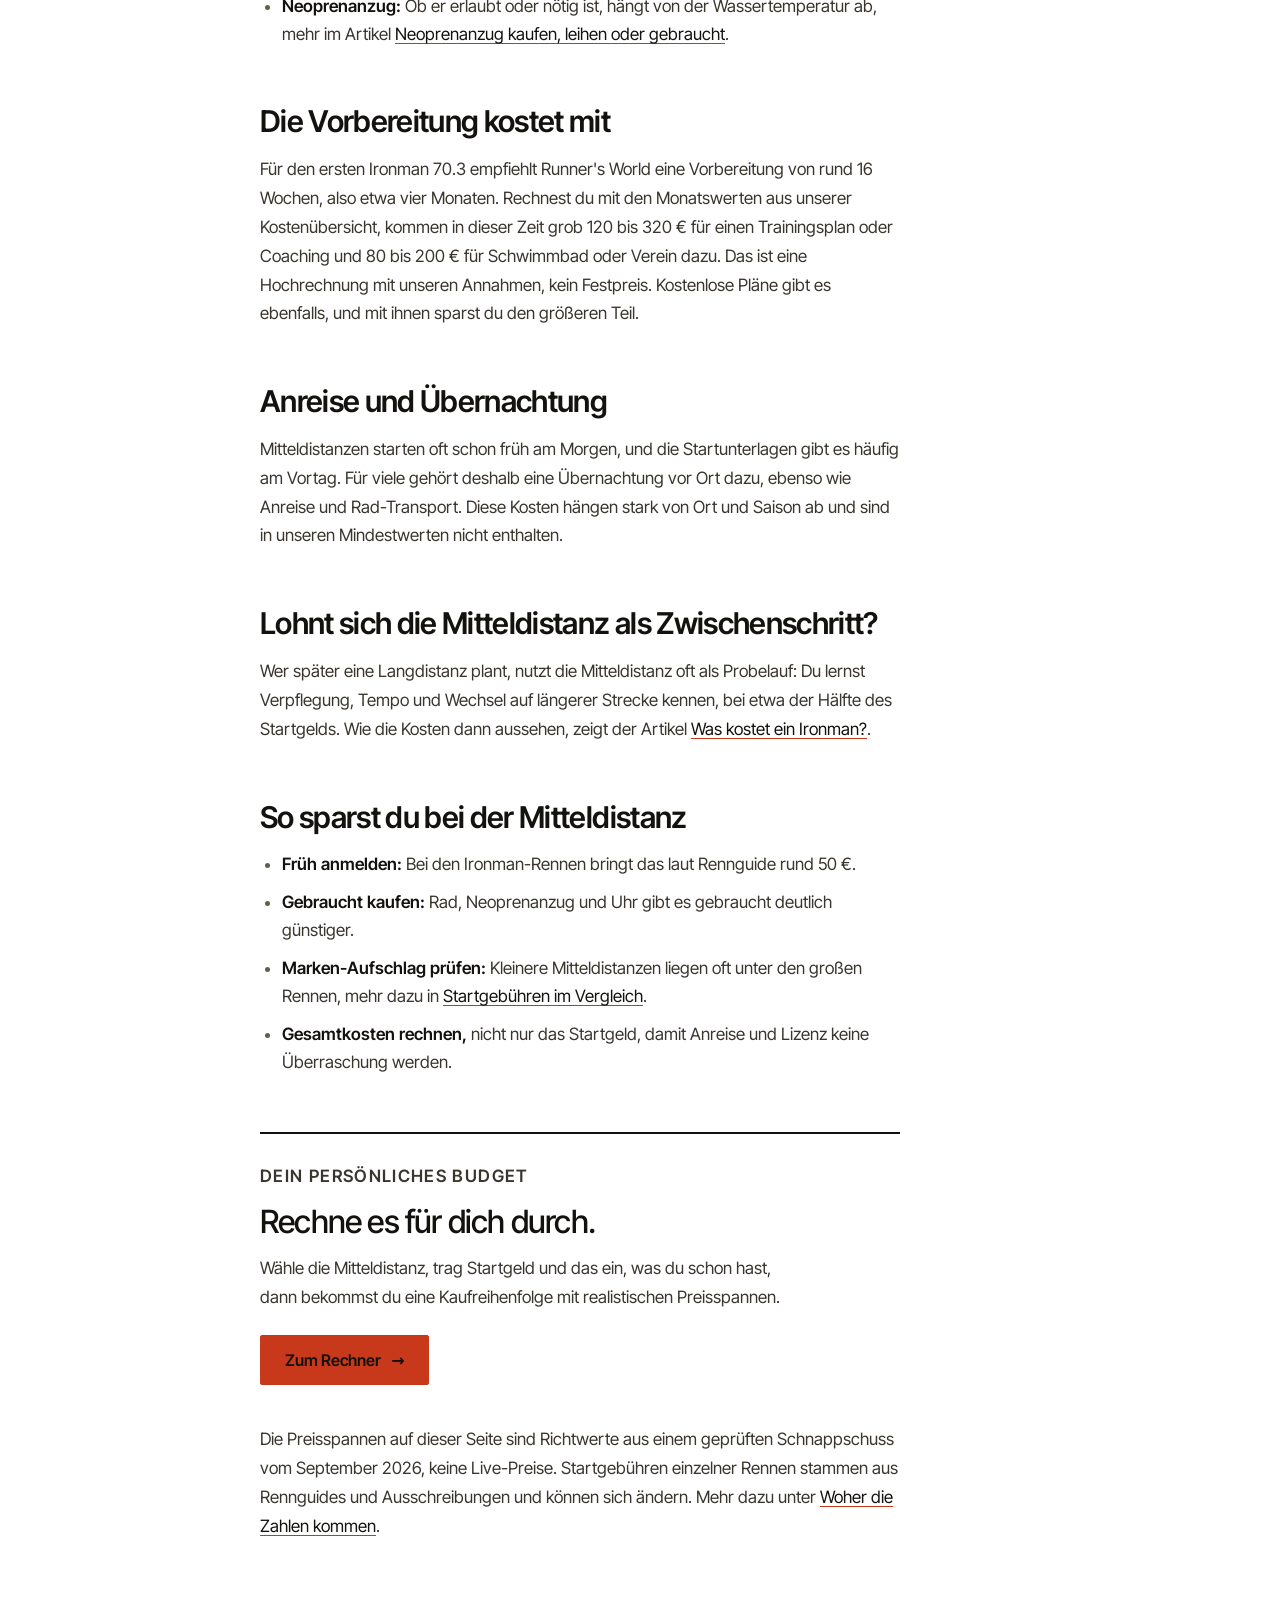
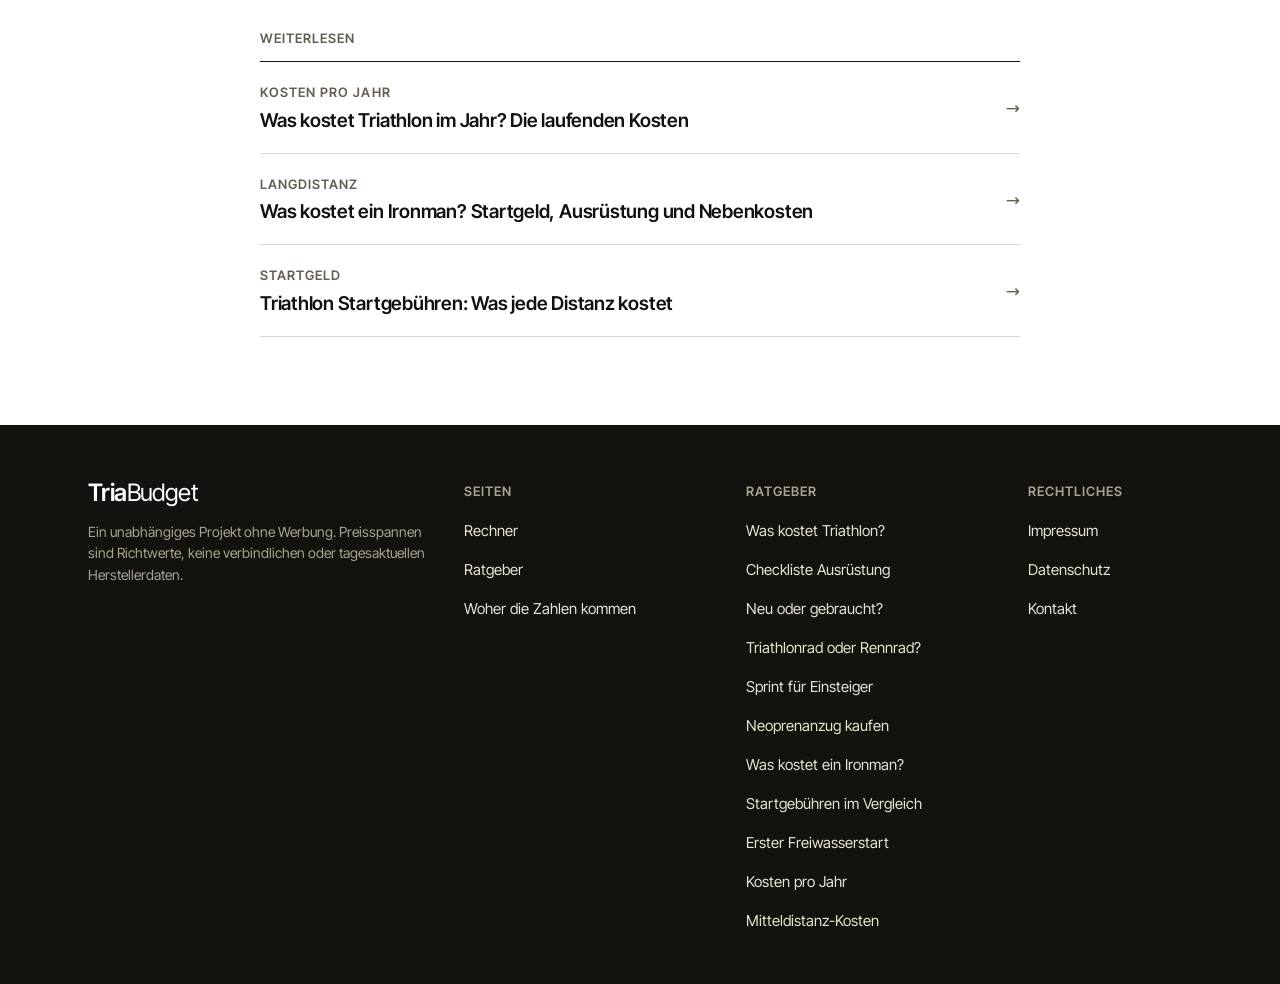
<file: mitteldistanz-triathlon-kosten.html>
<!DOCTYPE html>
<html lang="de">
<head>
<meta charset="UTF-8">
<meta name="viewport" content="width=device-width, initial-scale=1.0">
<title>Was kostet eine Mitteldistanz? Startgeld, Ausrüstung und Nebenkosten | TriaBudget</title>
<meta name="description" content="Was kostet eine Triathlon-Mitteldistanz (Ironman 70.3)? Startgeld ab ca. 250 €, Ausrüstung ab ca. 1.200 €, Vorbereitung und Nebenkosten im Überblick.">
<link rel="canonical" href="https://www.triabudget.com/mitteldistanz-triathlon-kosten.html">
<meta name="theme-color" content="#FFFFFF">
<meta name="color-scheme" content="light">
<meta property="og:type" content="article">
<meta property="og:title" content="Was kostet eine Mitteldistanz? Startgeld, Ausrüstung und Nebenkosten">
<meta property="og:description" content="Mitteldistanz-Kosten im Überblick: Startgeld, Ausrüstung, Vorbereitung, Anreise und Spartipps.">
<meta property="og:image" content="https://www.triabudget.com/og.jpg">
<meta property="og:url" content="https://www.triabudget.com/mitteldistanz-triathlon-kosten.html">
<meta name="twitter:card" content="summary_large_image">
<link rel="icon" href="favicon.svg" type="image/svg+xml">
<link rel="icon" href="favicon.ico" sizes="48x48">
<link rel="apple-touch-icon" href="apple-touch-icon.png">
<link rel="preload" href="inter-tight-var.woff2" as="font" type="font/woff2" crossorigin>
<link rel="stylesheet" href="article.css">
<script src="site-config.js" defer></script>
<script type="application/ld+json">
{
  "@context": "https://schema.org",
  "@type": "Article",
  "headline": "Was kostet eine Mitteldistanz? Startgeld, Ausrüstung und Nebenkosten",
  "description": "Mitteldistanz-Kosten im Überblick: Startgeld, Ausrüstung, Vorbereitung, Anreise und Spartipps.",
  "author": { "@type": "Person", "name": "Paul Elias Helmis" },
  "publisher": { "@type": "Organization", "name": "TriaBudget" },
  "datePublished": "2026-10-31",
  "dateModified": "2026-10-31",
  "mainEntityOfPage": "https://www.triabudget.com/mitteldistanz-triathlon-kosten.html",
  "image": "https://www.triabudget.com/og.jpg"
}
</script>
</head>
<body>

<a class="skip" href="#content">Zum Inhalt springen</a>

<header class="topbar">
  <a class="brand" href="index.html" aria-label="TriaBudget, Startseite">Tria<em>Budget</em></a>
  <nav class="topnav" aria-label="Hauptnavigation">
    <a href="index.html#ratgeber">Ratgeber</a>
    <a class="keep" href="index.html#rechner">Zum Rechner</a>
  </nav>
</header>

<main id="content">
  <div class="art-hero wrap">
    <p class="breadcrumb"><a href="index.html">Start</a> &rsaquo; <a href="index.html#ratgeber">Ratgeber</a> &rsaquo; Mitteldistanz-Kosten</p>
    <p class="kicker">Mitteldistanz</p>
    <h1>Was kostet eine Mitteldistanz? <em>Startgeld, Ausrüstung und Nebenkosten</em></h1>
    <p class="art-meta">Stand <span class="stand-datum">September 2026</span> &middot; Richtwerte, keine Live-Preise</p>
  </div>

  <article class="article">
    <p class="lede">Die Mitteldistanz, auch Halbdistanz oder Ironman 70.3 genannt, ist der Schritt zwischen Olympischer Distanz und Langdistanz: 1,9&nbsp;km Schwimmen, 90&nbsp;km Radfahren und 21,1&nbsp;km Laufen. Sie ist teurer als ein Sprint, aber deutlich günstiger als ein Ironman. Hier steht, was du einplanen musst.</p>

    <h2>Das Startgeld bei der Mitteldistanz</h2>
    <p>Bei Mitteldistanzen liegt das Startgeld meist bei etwa 250 bis 450&nbsp;€. Große Marken-Rennen liegen am oberen Ende: Für den Ironman 70.3 Kraichgau nennt ein Rennguide für 2026 erwartete Startgebühren von etwa 395 bis 445&nbsp;€, je nach Anmeldezeitpunkt. Das ist keine offizielle Preisliste, verbindlich ist nur das Anmeldeportal des Veranstalters. Frühbucher sparen laut dem Rennguide rund 50&nbsp;€ gegenüber einer späten Anmeldung.</p>
    <p>Zusätzlich fallen je nach Rennen eine Tageslizenz oder ein DTU-Startpass an, bei Ironman-Rennen laut Rennguides auch eine separate Mitgliedschaft. Prüfe in der Ausschreibung, was im Preis enthalten ist.</p>

    <div class="callout">
      <p><strong>Früh planen:</strong> Beliebte Mitteldistanzen sind laut dem Rennguide oft vier bis sechs Monate vor dem Renntag ausverkauft. Wer ein bestimmtes Rennen im Sommer fahren möchte, muss sich also schon im Winter anmelden.</p>
    </div>

    <h2>Ausrüstung: Was du zusätzlich zum Sprint brauchst</h2>
    <p>Nach unserer Kostenübersicht liegt das Minimum für Ausrüstung und Startgeld einer Mitteldistanz bei etwa 1.200&nbsp;€, mit Uhr und Trisuit bei etwa 1.400&nbsp;€, jeweils gebraucht gekauft, wo es sinnvoll ist. Der Unterschied zum Sprint kommt vor allem vom höheren Startgeld. Welche Ausrüstung grundsätzlich nötig ist, steht in der <a href="triathlon-ausruestung-checkliste.html">Checkliste</a>.</p>
    <ul>
      <li><strong>Rad:</strong> Ein gutes Rennrad reicht. Ein Triathlonrad ist auch bei der Mitteldistanz keine Pflicht, siehe <a href="triathlonrad-oder-rennrad.html">Triathlonrad oder Rennrad</a>.</li>
      <li><strong>Verpflegung:</strong> Bei rund vier bis sechs Stunden Renndauer (je nach Tempo) brauchst du deutlich mehr Gels, Riegel und Getränke als beim Sprint. Plane im Training schon mit ein.</li>
      <li><strong>Neoprenanzug:</strong> Ob er erlaubt oder nötig ist, hängt von der Wassertemperatur ab, mehr im Artikel <a href="neoprenanzug-triathlon-kaufen.html">Neoprenanzug kaufen, leihen oder gebraucht</a>.</li>
    </ul>

    <h2>Die Vorbereitung kostet mit</h2>
    <p>Für den ersten Ironman 70.3 empfiehlt Runner's World eine Vorbereitung von rund 16 Wochen, also etwa vier Monaten. Rechnest du mit den Monatswerten aus unserer Kostenübersicht, kommen in dieser Zeit grob 120 bis 320&nbsp;€ für einen Trainingsplan oder Coaching und 80 bis 200&nbsp;€ für Schwimmbad oder Verein dazu. Das ist eine Hochrechnung mit unseren Annahmen, kein Festpreis. Kostenlose Pläne gibt es ebenfalls, und mit ihnen sparst du den größeren Teil.</p>

    <h2>Anreise und Übernachtung</h2>
    <p>Mitteldistanzen starten oft schon früh am Morgen, und die Startunterlagen gibt es häufig am Vortag. Für viele gehört deshalb eine Übernachtung vor Ort dazu, ebenso wie Anreise und Rad-Transport. Diese Kosten hängen stark von Ort und Saison ab und sind in unseren Mindestwerten nicht enthalten.</p>

    <h2>Lohnt sich die Mitteldistanz als Zwischenschritt?</h2>
    <p>Wer später eine Langdistanz plant, nutzt die Mitteldistanz oft als Probelauf: Du lernst Verpflegung, Tempo und Wechsel auf längerer Strecke kennen, bei etwa der Hälfte des Startgelds. Wie die Kosten dann aussehen, zeigt der Artikel <a href="ironman-kosten-langdistanz.html">Was kostet ein Ironman?</a>.</p>

    <h2>So sparst du bei der Mitteldistanz</h2>
    <ul>
      <li><strong>Früh anmelden:</strong> Bei den Ironman-Rennen bringt das laut Rennguide rund 50&nbsp;€.</li>
      <li><strong>Gebraucht kaufen:</strong> Rad, Neoprenanzug und Uhr gibt es gebraucht deutlich günstiger.</li>
      <li><strong>Marken-Aufschlag prüfen:</strong> Kleinere Mitteldistanzen liegen oft unter den großen Rennen, mehr dazu in <a href="triathlon-startgebuehren.html">Startgebühren im Vergleich</a>.</li>
      <li><strong>Gesamtkosten rechnen,</strong> nicht nur das Startgeld, damit Anreise und Lizenz keine Überraschung werden.</li>
    </ul>

    <div class="cta-box">
      <p class="kicker">Dein persönliches Budget</p>
      <h3>Rechne es für dich durch.</h3>
      <p>Wähle die Mitteldistanz, trag Startgeld und das ein, was du schon hast, dann bekommst du eine Kaufreihenfolge mit realistischen Preisspannen.</p>
      <a class="btn" href="index.html#rechner">Zum Rechner <span aria-hidden="true">&rarr;</span></a>
    </div>

    <p>Die Preisspannen auf dieser Seite sind Richtwerte aus einem geprüften Schnappschuss vom <span class="stand-datum">September 2026</span>, keine Live-Preise. Startgebühren einzelner Rennen stammen aus Rennguides und Ausschreibungen und können sich ändern. Mehr dazu unter <a href="index.html#preise">Woher die Zahlen kommen</a>.</p>
  </article>

  <nav class="more wrap" aria-label="Weiterlesen">
    <h2>Weiterlesen</h2>
    <ul class="more-list">
      <li><a href="triathlon-kosten-pro-jahr.html"><span class="tag-d">Kosten pro Jahr</span><h3>Was kostet Triathlon im Jahr? Die laufenden Kosten</h3></a></li>
      <li><a href="ironman-kosten-langdistanz.html"><span class="tag-d">Langdistanz</span><h3>Was kostet ein Ironman? Startgeld, Ausrüstung und Nebenkosten</h3></a></li>
      <li><a href="triathlon-startgebuehren.html"><span class="tag-d">Startgeld</span><h3>Triathlon Startgebühren: Was jede Distanz kostet</h3></a></li>
    </ul>
  </nav>
</main>

<footer class="site-footer">
  <div class="foot-in">
    <div class="foot-brand">
      <div class="brand">Tria<em>Budget</em></div>
      <p>Ein unabh&auml;ngiges Projekt ohne Werbung. Preisspannen sind Richtwerte, keine verbindlichen oder tagesaktuellen Herstellerdaten.</p>
    </div>
    <nav class="foot-col" aria-label="Seiten">
      <p class="lbl">Seiten</p>
      <a href="index.html#rechner">Rechner</a>
      <a href="index.html#ratgeber">Ratgeber</a>
      <a href="index.html#preise">Woher die Zahlen kommen</a>
    </nav>
    <nav class="foot-col" aria-label="Ratgeber">
      <p class="lbl">Ratgeber</p>
      <a href="was-kostet-triathlon.html">Was kostet Triathlon?</a>
      <a href="triathlon-ausruestung-checkliste.html">Checkliste Ausr&uuml;stung</a>
      <a href="neu-oder-gebraucht-kaufen.html">Neu oder gebraucht?</a>
      <a href="triathlonrad-oder-rennrad.html">Triathlonrad oder Rennrad?</a>
      <a href="sprint-triathlon-einsteiger-budget.html">Sprint f&uuml;r Einsteiger</a>
      <a href="neoprenanzug-triathlon-kaufen.html">Neoprenanzug kaufen</a>
      <a href="ironman-kosten-langdistanz.html">Was kostet ein Ironman?</a>
      <a href="triathlon-startgebuehren.html">Startgebühren im Vergleich</a>
      <a href="freiwasser-triathlon-erster-start.html">Erster Freiwasserstart</a>
      <a href="triathlon-kosten-pro-jahr.html">Kosten pro Jahr</a>
      <a href="mitteldistanz-triathlon-kosten.html">Mitteldistanz-Kosten</a>
    </nav>
    <nav class="foot-col narrow" aria-label="Rechtliches">
      <p class="lbl">Rechtliches</p>
      <a href="index.html#impressum">Impressum</a>
      <a href="index.html#datenschutz">Datenschutz</a>
      <a href="index.html#impressum">Kontakt</a>
    </nav>
  </div>
</footer>

</body>
</html>
</file>
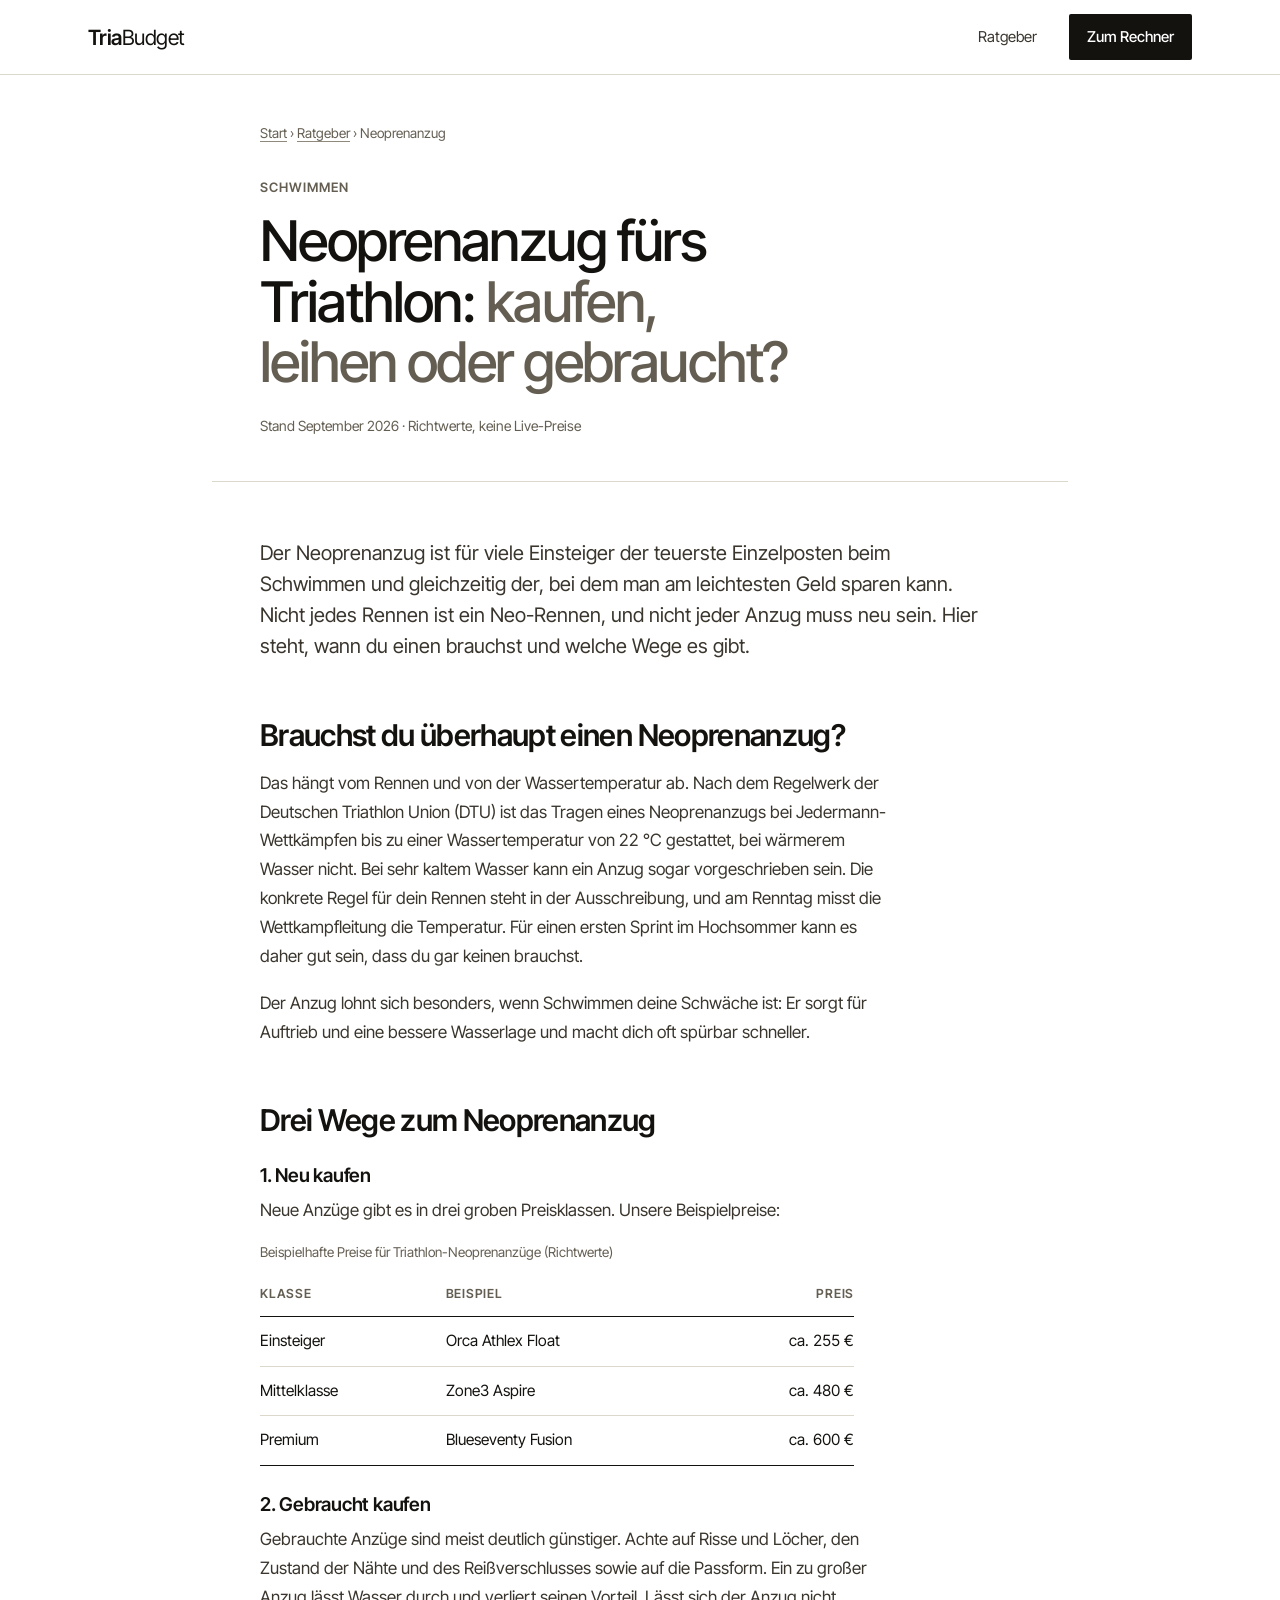
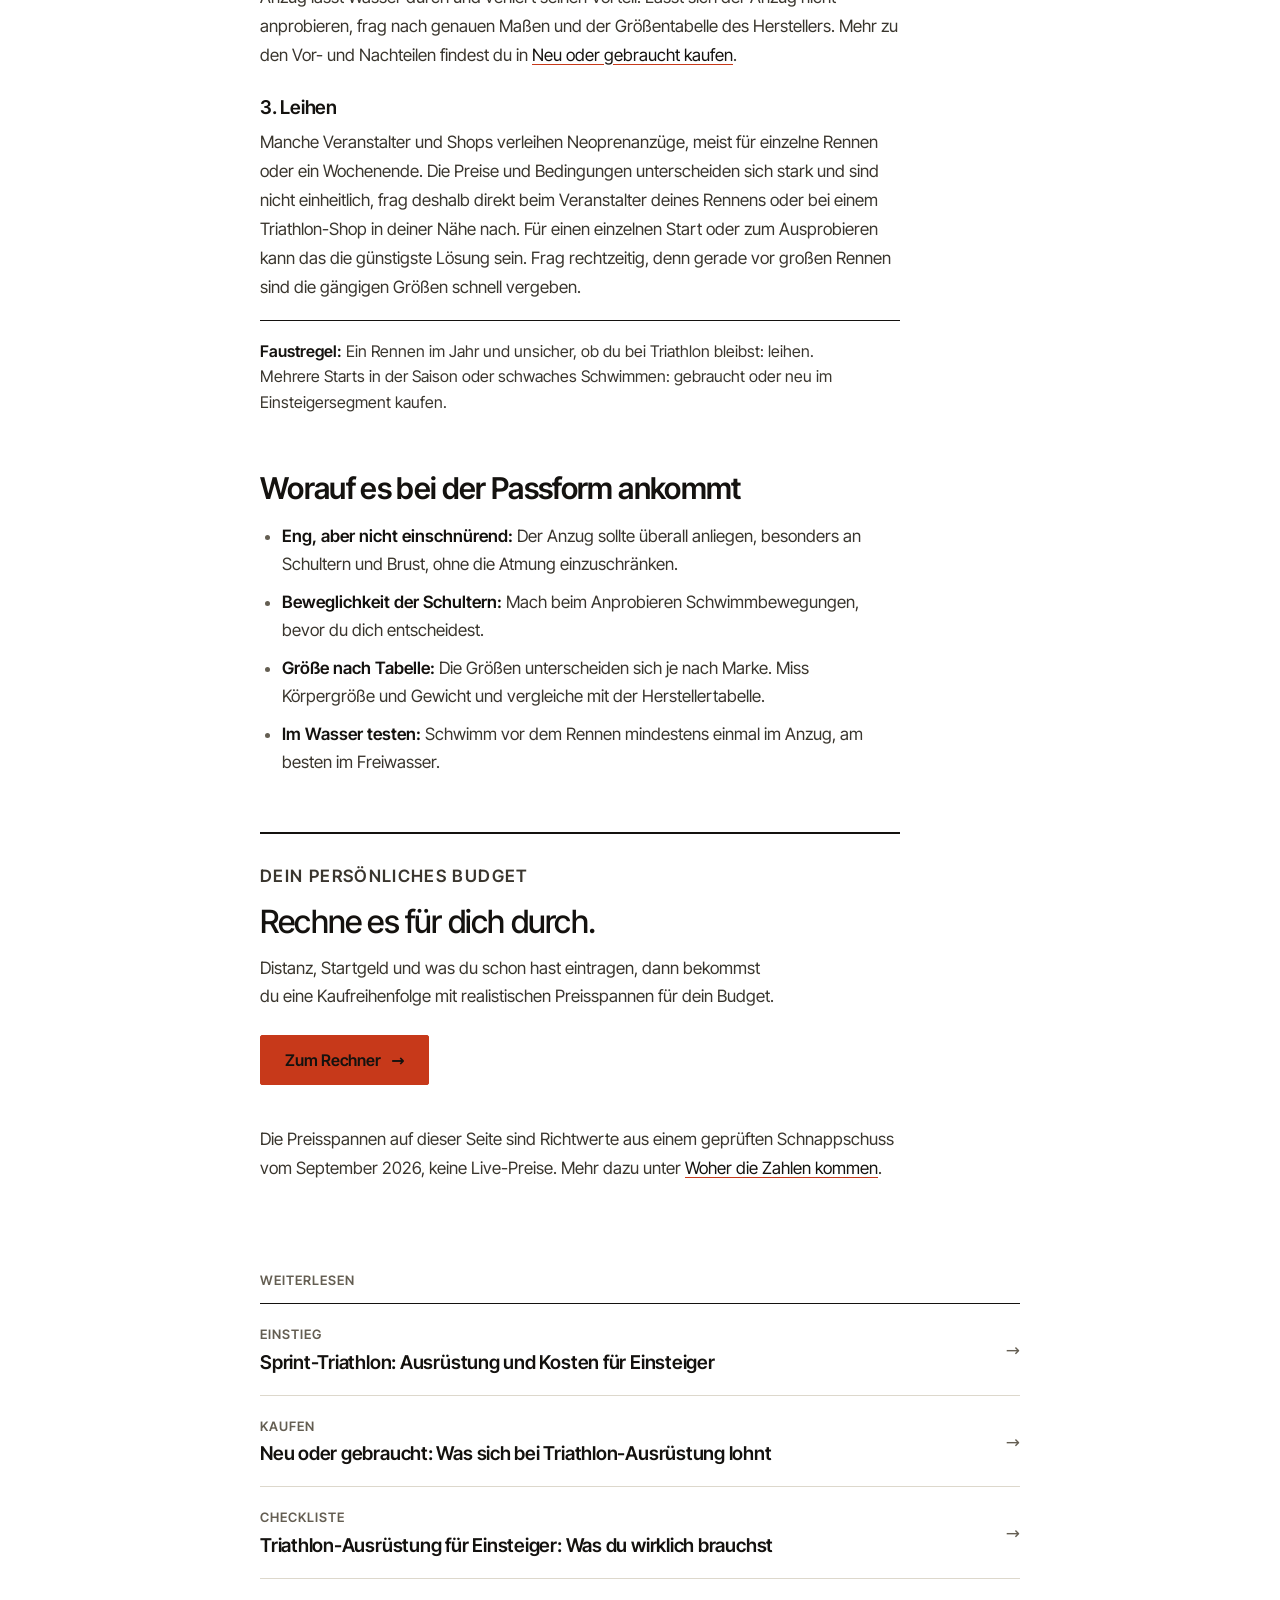
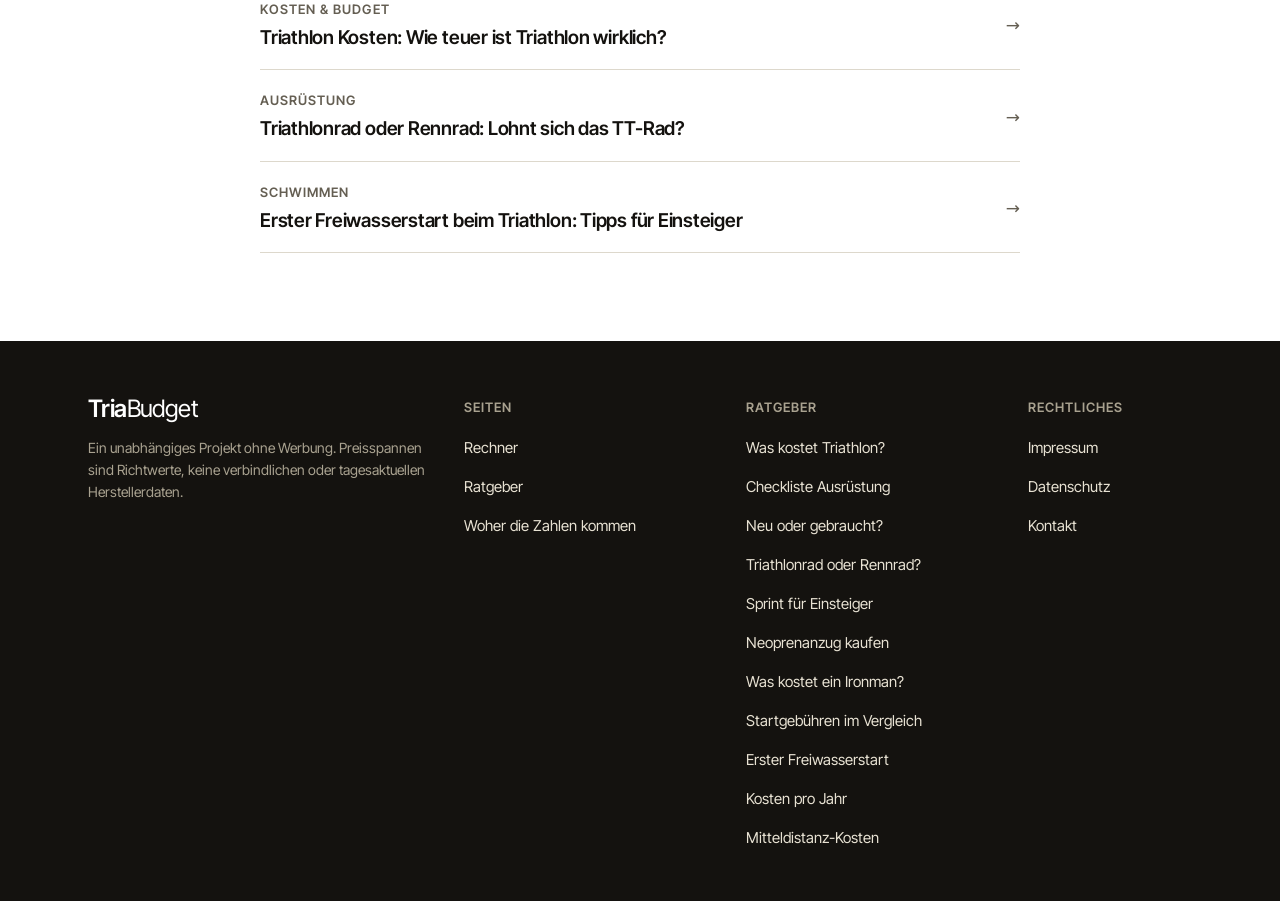
<file: neoprenanzug-triathlon-kaufen.html>
<!DOCTYPE html>
<html lang="de">
<head>
<meta charset="UTF-8">
<meta name="viewport" content="width=device-width, initial-scale=1.0">
<title>Neoprenanzug für Triathlon: kaufen, leihen oder gebraucht? | TriaBudget</title>
<meta name="description" content="Neoprenanzug für Triathlon: Brauchst du einen? Neu, gebraucht oder leihen im Vergleich, mit Preisbeispielen und Tipps zur Passform.">
<link rel="canonical" href="https://www.triabudget.com/neoprenanzug-triathlon-kaufen.html">
<meta name="theme-color" content="#FFFFFF">
<meta name="color-scheme" content="light">
<meta property="og:type" content="article">
<meta property="og:title" content="Neoprenanzug für Triathlon: kaufen, leihen oder gebraucht?">
<meta property="og:description" content="Neoprenanzug für Triathlon: Brauchst du einen und was kostet er? Neu, gebraucht oder leihen im Vergleich.">
<meta property="og:image" content="https://www.triabudget.com/og.jpg">
<meta property="og:url" content="https://www.triabudget.com/neoprenanzug-triathlon-kaufen.html">
<meta name="twitter:card" content="summary_large_image">
<link rel="icon" href="favicon.svg" type="image/svg+xml">
<link rel="icon" href="favicon.ico" sizes="48x48">
<link rel="apple-touch-icon" href="apple-touch-icon.png">
<link rel="preload" href="inter-tight-var.woff2" as="font" type="font/woff2" crossorigin>
<link rel="stylesheet" href="article.css">
<script src="site-config.js" defer></script>
<script type="application/ld+json">
{
  "@context": "https://schema.org",
  "@type": "Article",
  "headline": "Neoprenanzug für Triathlon: kaufen, leihen oder gebraucht?",
  "description": "Neoprenanzug für Triathlon: Brauchst du einen und was kostet er? Neu, gebraucht oder leihen im Vergleich.",
  "author": { "@type": "Person", "name": "Paul Elias Helmis" },
  "publisher": { "@type": "Organization", "name": "TriaBudget" },
  "datePublished": "2026-10-27",
  "dateModified": "2026-10-27",
  "mainEntityOfPage": "https://www.triabudget.com/neoprenanzug-triathlon-kaufen.html",
  "image": "https://www.triabudget.com/og.jpg"
}
</script>
</head>
<body>

<a class="skip" href="#content">Zum Inhalt springen</a>

<header class="topbar">
  <a class="brand" href="index.html" aria-label="TriaBudget, Startseite">Tria<em>Budget</em></a>
  <nav class="topnav" aria-label="Hauptnavigation">
    <a href="index.html#ratgeber">Ratgeber</a>
    <a class="keep" href="index.html#rechner">Zum Rechner</a>
  </nav>
</header>

<main id="content">
  <div class="art-hero wrap">
    <p class="breadcrumb"><a href="index.html">Start</a> &rsaquo; <a href="index.html#ratgeber">Ratgeber</a> &rsaquo; Neoprenanzug</p>
    <p class="kicker">Schwimmen</p>
    <h1>Neoprenanzug fürs Triathlon: <em>kaufen, leihen oder gebraucht?</em></h1>
    <p class="art-meta">Stand <span class="stand-datum">September 2026</span> &middot; Richtwerte, keine Live-Preise</p>
  </div>

  <article class="article">
    <p class="lede">Der Neoprenanzug ist für viele Einsteiger der teuerste Einzelposten beim Schwimmen und gleichzeitig der, bei dem man am leichtesten Geld sparen kann. Nicht jedes Rennen ist ein Neo-Rennen, und nicht jeder Anzug muss neu sein. Hier steht, wann du einen brauchst und welche Wege es gibt.</p>

    <h2>Brauchst du überhaupt einen Neoprenanzug?</h2>
    <p>Das hängt vom Rennen und von der Wassertemperatur ab. Nach dem Regelwerk der Deutschen Triathlon Union (DTU) ist das Tragen eines Neoprenanzugs bei Jedermann-Wettkämpfen bis zu einer Wassertemperatur von 22&nbsp;°C gestattet, bei wärmerem Wasser nicht. Bei sehr kaltem Wasser kann ein Anzug sogar vorgeschrieben sein. Die konkrete Regel für dein Rennen steht in der Ausschreibung, und am Renntag misst die Wettkampfleitung die Temperatur. Für einen ersten Sprint im Hochsommer kann es daher gut sein, dass du gar keinen brauchst.</p>
    <p>Der Anzug lohnt sich besonders, wenn Schwimmen deine Schwäche ist: Er sorgt für Auftrieb und eine bessere Wasserlage und macht dich oft spürbar schneller.</p>

    <h2>Drei Wege zum Neoprenanzug</h2>

    <h3>1. Neu kaufen</h3>
    <p>Neue Anzüge gibt es in drei groben Preisklassen. Unsere Beispielpreise:</p>

    <table class="pricetable">
      <caption>Beispielhafte Preise für Triathlon-Neoprenanzüge (Richtwerte)</caption>
      <thead>
        <tr><th>Klasse</th><th>Beispiel</th><th class="num">Preis</th></tr>
      </thead>
      <tbody>
        <tr><td>Einsteiger</td><td>Orca Athlex Float</td><td class="num">ca. 255&nbsp;€</td></tr>
        <tr><td>Mittelklasse</td><td>Zone3 Aspire</td><td class="num">ca. 480&nbsp;€</td></tr>
        <tr><td>Premium</td><td>Blueseventy Fusion</td><td class="num">ca. 600&nbsp;€</td></tr>
      </tbody>
    </table>

    <h3>2. Gebraucht kaufen</h3>
    <p>Gebrauchte Anzüge sind meist deutlich günstiger. Achte auf Risse und Löcher, den Zustand der Nähte und des Reißverschlusses sowie auf die Passform. Ein zu großer Anzug lässt Wasser durch und verliert seinen Vorteil. Lässt sich der Anzug nicht anprobieren, frag nach genauen Maßen und der Größentabelle des Herstellers. Mehr zu den Vor- und Nachteilen findest du in <a href="neu-oder-gebraucht-kaufen.html">Neu oder gebraucht kaufen</a>.</p>

    <h3>3. Leihen</h3>
    <p>Manche Veranstalter und Shops verleihen Neoprenanzüge, meist für einzelne Rennen oder ein Wochenende. Die Preise und Bedingungen unterscheiden sich stark und sind nicht einheitlich, frag deshalb direkt beim Veranstalter deines Rennens oder bei einem Triathlon-Shop in deiner Nähe nach. Für einen einzelnen Start oder zum Ausprobieren kann das die günstigste Lösung sein. Frag rechtzeitig, denn gerade vor großen Rennen sind die gängigen Größen schnell vergeben.</p>

    <div class="callout">
      <p><strong>Faustregel:</strong> Ein Rennen im Jahr und unsicher, ob du bei Triathlon bleibst: leihen. Mehrere Starts in der Saison oder schwaches Schwimmen: gebraucht oder neu im Einsteigersegment kaufen.</p>
    </div>

    <h2>Worauf es bei der Passform ankommt</h2>
    <ul>
      <li><strong>Eng, aber nicht einschnürend:</strong> Der Anzug sollte überall anliegen, besonders an Schultern und Brust, ohne die Atmung einzuschränken.</li>
      <li><strong>Beweglichkeit der Schultern:</strong> Mach beim Anprobieren Schwimmbewegungen, bevor du dich entscheidest.</li>
      <li><strong>Größe nach Tabelle:</strong> Die Größen unterscheiden sich je nach Marke. Miss Körpergröße und Gewicht und vergleiche mit der Herstellertabelle.</li>
      <li><strong>Im Wasser testen:</strong> Schwimm vor dem Rennen mindestens einmal im Anzug, am besten im Freiwasser.</li>
    </ul>

    <div class="cta-box">
      <p class="kicker">Dein persönliches Budget</p>
      <h3>Rechne es für dich durch.</h3>
      <p>Distanz, Startgeld und was du schon hast eintragen, dann bekommst du eine Kaufreihenfolge mit realistischen Preisspannen für dein Budget.</p>
      <a class="btn" href="index.html#rechner">Zum Rechner <span aria-hidden="true">&rarr;</span></a>
    </div>

    <p>Die Preisspannen auf dieser Seite sind Richtwerte aus einem geprüften Schnappschuss vom <span class="stand-datum">September 2026</span>, keine Live-Preise. Mehr dazu unter <a href="index.html#preise">Woher die Zahlen kommen</a>.</p>
  </article>

  <nav class="more wrap" aria-label="Weiterlesen">
    <h2>Weiterlesen</h2>
    <ul class="more-list">
      <li><a href="sprint-triathlon-einsteiger-budget.html"><span class="tag-d">Einstieg</span><h3>Sprint-Triathlon: Ausrüstung und Kosten für Einsteiger</h3></a></li>
      <li><a href="neu-oder-gebraucht-kaufen.html"><span class="tag-d">Kaufen</span><h3>Neu oder gebraucht: Was sich bei Triathlon-Ausrüstung lohnt</h3></a></li>
      <li><a href="triathlon-ausruestung-checkliste.html"><span class="tag-d">Checkliste</span><h3>Triathlon-Ausrüstung für Einsteiger: Was du wirklich brauchst</h3></a></li>
    
      <li><a href="was-kostet-triathlon.html"><span class="tag-d">Kosten &amp; Budget</span><h3>Triathlon Kosten: Wie teuer ist Triathlon wirklich?</h3></a></li>
      <li><a href="triathlonrad-oder-rennrad.html"><span class="tag-d">Ausrüstung</span><h3>Triathlonrad oder Rennrad: Lohnt sich das TT-Rad?</h3></a></li>
      <li><a href="freiwasser-triathlon-erster-start.html"><span class="tag-d">Schwimmen</span><h3>Erster Freiwasserstart beim Triathlon: Tipps für Einsteiger</h3></a></li>
    </ul>
  </nav>
</main>

<footer class="site-footer">
  <div class="foot-in">
    <div class="foot-brand">
      <div class="brand">Tria<em>Budget</em></div>
      <p>Ein unabh&auml;ngiges Projekt ohne Werbung. Preisspannen sind Richtwerte, keine verbindlichen oder tagesaktuellen Herstellerdaten.</p>
    </div>
    <nav class="foot-col" aria-label="Seiten">
      <p class="lbl">Seiten</p>
      <a href="index.html#rechner">Rechner</a>
      <a href="index.html#ratgeber">Ratgeber</a>
      <a href="index.html#preise">Woher die Zahlen kommen</a>
    </nav>
    <nav class="foot-col" aria-label="Ratgeber">
      <p class="lbl">Ratgeber</p>
      <a href="was-kostet-triathlon.html">Was kostet Triathlon?</a>
      <a href="triathlon-ausruestung-checkliste.html">Checkliste Ausr&uuml;stung</a>
      <a href="neu-oder-gebraucht-kaufen.html">Neu oder gebraucht?</a>
      <a href="triathlonrad-oder-rennrad.html">Triathlonrad oder Rennrad?</a>
      <a href="sprint-triathlon-einsteiger-budget.html">Sprint f&uuml;r Einsteiger</a>
      <a href="neoprenanzug-triathlon-kaufen.html">Neoprenanzug kaufen</a>
      <a href="ironman-kosten-langdistanz.html">Was kostet ein Ironman?</a>
      <a href="triathlon-startgebuehren.html">Startgebühren im Vergleich</a>
      <a href="freiwasser-triathlon-erster-start.html">Erster Freiwasserstart</a>
      <a href="triathlon-kosten-pro-jahr.html">Kosten pro Jahr</a>
      <a href="mitteldistanz-triathlon-kosten.html">Mitteldistanz-Kosten</a>
    </nav>
    <nav class="foot-col narrow" aria-label="Rechtliches">
      <p class="lbl">Rechtliches</p>
      <a href="index.html#impressum">Impressum</a>
      <a href="index.html#datenschutz">Datenschutz</a>
      <a href="index.html#impressum">Kontakt</a>
    </nav>
  </div>
</footer>

</body>
</html>
</file>
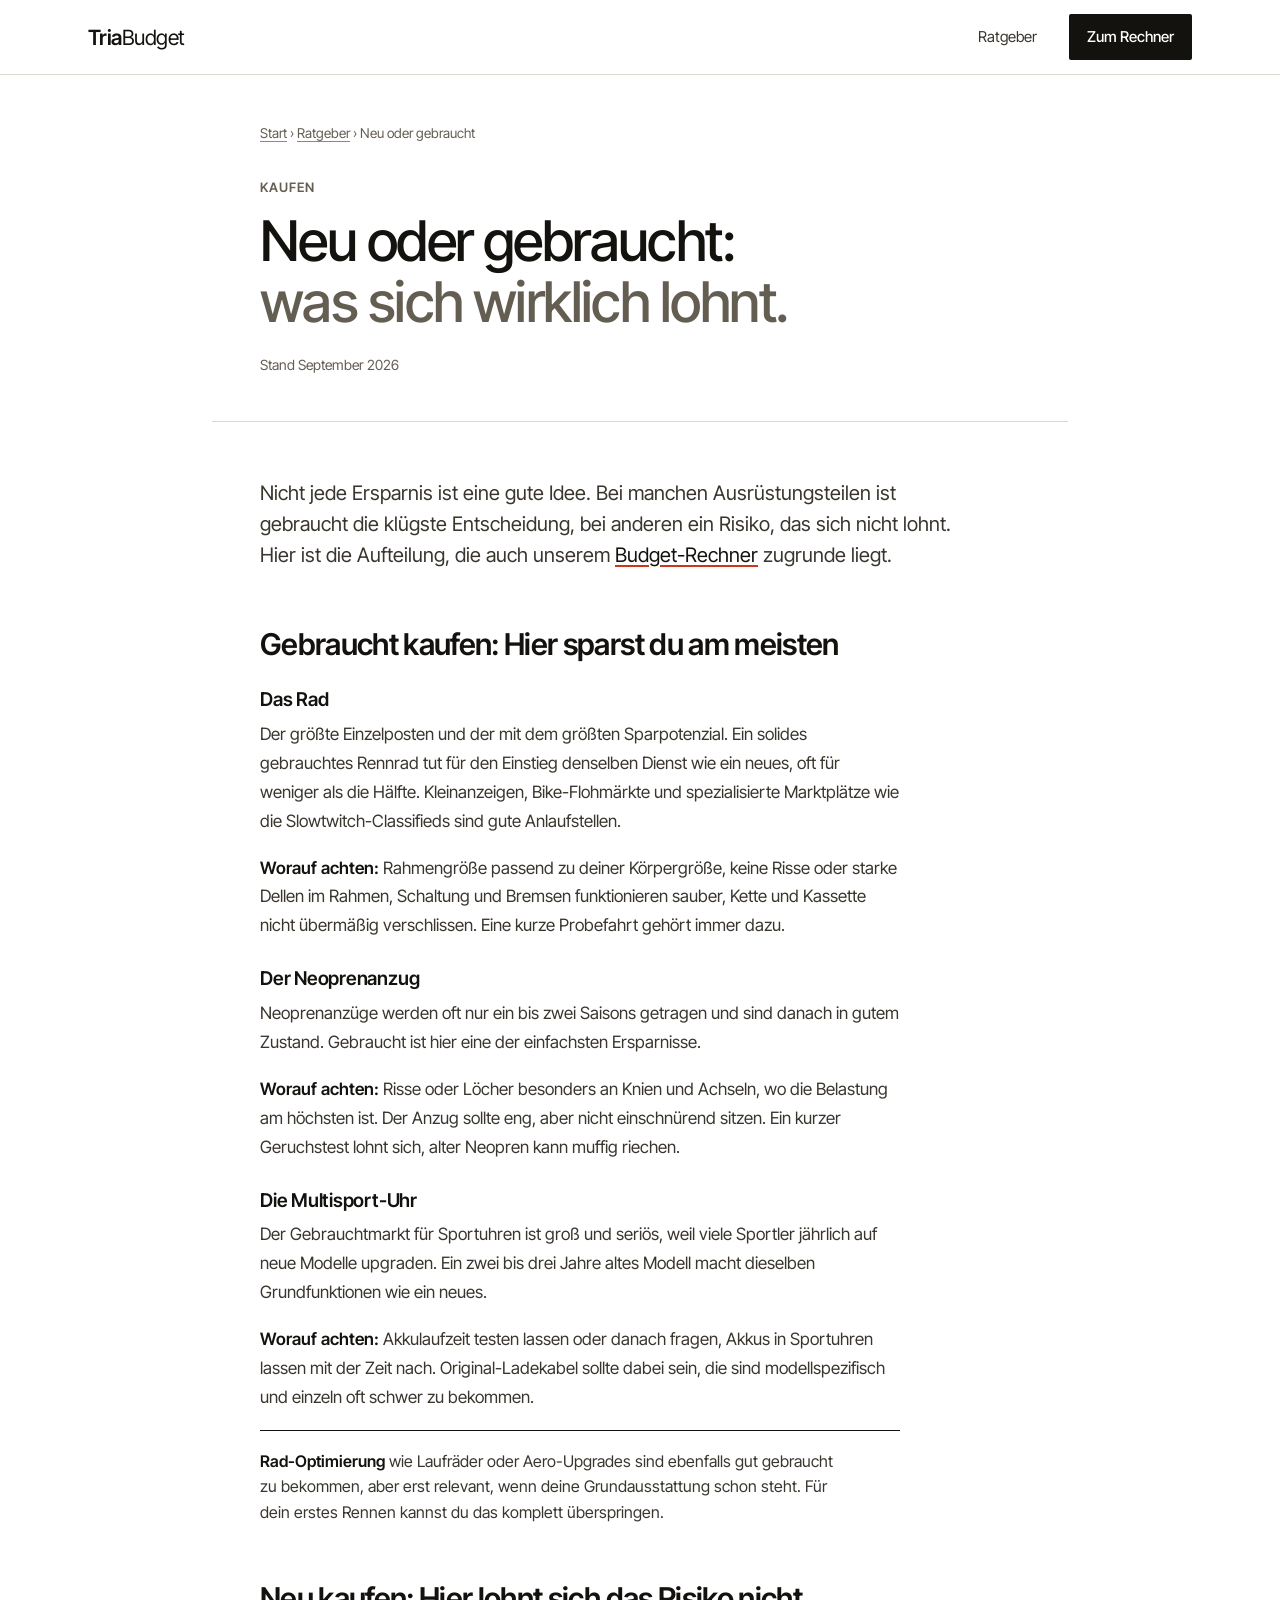
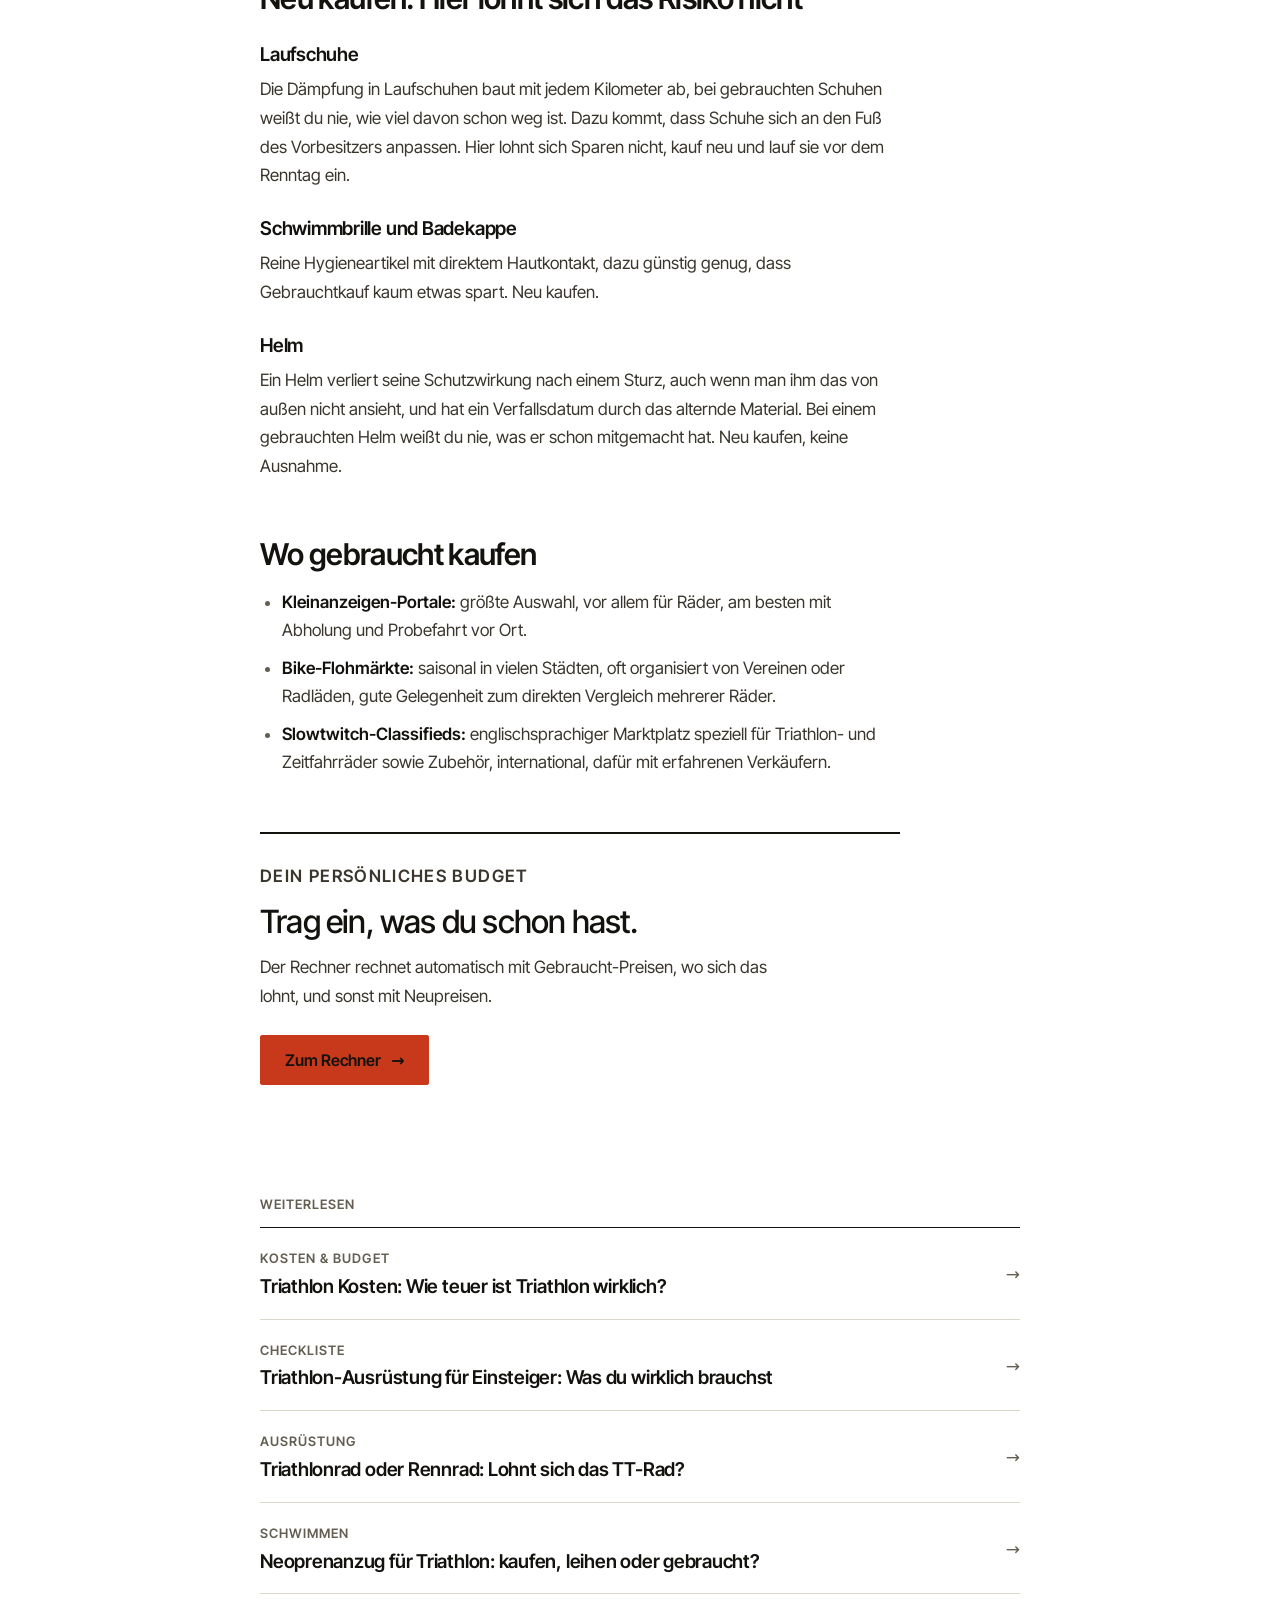
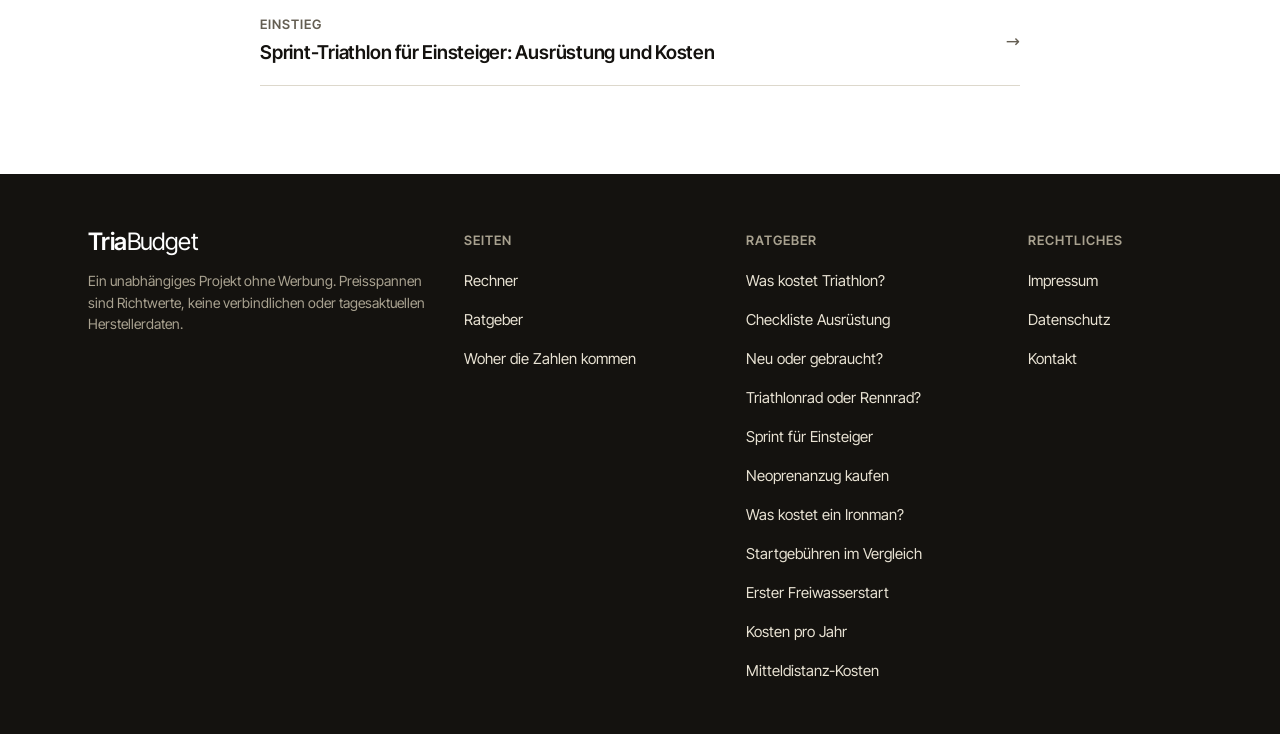
<file: neu-oder-gebraucht-kaufen.html>
<!DOCTYPE html>
<html lang="de">
<head>
<meta charset="UTF-8">
<meta name="viewport" content="width=device-width, initial-scale=1.0">
<title>Triathlon-Ausrüstung neu oder gebraucht kaufen? | TriaBudget</title>
<meta name="description" content="Wo sich Gebrauchtkauf bei Triathlon-Ausrüstung lohnt und wo nicht – plus worauf du bei Rad, Neoprenanzug und Sportuhr aus zweiter Hand achten solltest.">
<link rel="canonical" href="https://www.triabudget.com/neu-oder-gebraucht-kaufen.html">
<meta name="theme-color" content="#FFFFFF">
<meta name="color-scheme" content="light">
<meta property="og:type" content="article">
<meta property="og:title" content="Triathlon-Ausrüstung neu oder gebraucht kaufen?">
<meta property="og:description" content="Wo sich Gebrauchtkauf lohnt, wo nicht, und worauf du beim Gebrauchtkauf achten solltest.">
<meta property="og:image" content="https://www.triabudget.com/og.jpg">
<meta property="og:url" content="https://www.triabudget.com/neu-oder-gebraucht-kaufen.html">
<meta name="twitter:card" content="summary_large_image">
<link rel="icon" href="favicon.svg" type="image/svg+xml">
<link rel="icon" href="favicon.ico" sizes="48x48">
<link rel="apple-touch-icon" href="apple-touch-icon.png">
<link rel="preload" href="inter-tight-var.woff2" as="font" type="font/woff2" crossorigin>
<link rel="stylesheet" href="article.css">
<script src="site-config.js" defer></script>
<script type="application/ld+json">
{
  "@context": "https://schema.org",
  "@type": "Article",
  "headline": "Triathlon-Ausrüstung neu oder gebraucht kaufen?",
  "description": "Wo sich Gebrauchtkauf bei Triathlon-Ausrüstung lohnt und wo nicht, plus eine Checkliste für den Gebrauchtkauf.",
  "author": { "@type": "Person", "name": "Paul Elias Helmis" },
  "publisher": { "@type": "Organization", "name": "TriaBudget" },
  "datePublished": "2026-09-22",
  "dateModified": "2026-09-22",
  "mainEntityOfPage": "https://www.triabudget.com/neu-oder-gebraucht-kaufen.html",
  "image": "https://www.triabudget.com/og.jpg"
}
</script>
</head>
<body>

<a class="skip" href="#content">Zum Inhalt springen</a>

<header class="topbar">
  <a class="brand" href="index.html" aria-label="TriaBudget, Startseite">Tria<em>Budget</em></a>
  <nav class="topnav" aria-label="Hauptnavigation">
    <a href="index.html#ratgeber">Ratgeber</a>
    <a class="keep" href="index.html#rechner">Zum Rechner</a>
  </nav>
</header>

<main id="content">
  <div class="art-hero wrap">
    <p class="breadcrumb"><a href="index.html">Start</a> &rsaquo; <a href="index.html#ratgeber">Ratgeber</a> &rsaquo; Neu oder gebraucht</p>
    <p class="kicker">Kaufen</p>
    <h1>Neu oder gebraucht: <em>was sich wirklich lohnt.</em></h1>
    <p class="art-meta">Stand <span class="stand-datum">September 2026</span></p>
  </div>

  <article class="article">
    <p class="lede">Nicht jede Ersparnis ist eine gute Idee. Bei manchen Ausrüstungsteilen ist gebraucht die klügste Entscheidung, bei anderen ein Risiko, das sich nicht lohnt. Hier ist die Aufteilung, die auch unserem <a href="index.html#rechner">Budget-Rechner</a> zugrunde liegt.</p>

    <h2>Gebraucht kaufen: Hier sparst du am meisten</h2>
    <h3>Das Rad</h3>
    <p>Der größte Einzelposten und der mit dem größten Sparpotenzial. Ein solides gebrauchtes Rennrad tut für den Einstieg denselben Dienst wie ein neues, oft für weniger als die Hälfte. Kleinanzeigen, Bike-Flohmärkte und spezialisierte Marktplätze wie die Slowtwitch-Classifieds sind gute Anlaufstellen.</p>
    <p><strong>Worauf achten:</strong> Rahmengröße passend zu deiner Körpergröße, keine Risse oder starke Dellen im Rahmen, Schaltung und Bremsen funktionieren sauber, Kette und Kassette nicht übermäßig verschlissen. Eine kurze Probefahrt gehört immer dazu.</p>

    <h3>Der Neoprenanzug</h3>
    <p>Neoprenanzüge werden oft nur ein bis zwei Saisons getragen und sind danach in gutem Zustand. Gebraucht ist hier eine der einfachsten Ersparnisse.</p>
    <p><strong>Worauf achten:</strong> Risse oder Löcher besonders an Knien und Achseln, wo die Belastung am höchsten ist. Der Anzug sollte eng, aber nicht einschnürend sitzen. Ein kurzer Geruchstest lohnt sich, alter Neopren kann muffig riechen.</p>

    <h3>Die Multisport-Uhr</h3>
    <p>Der Gebrauchtmarkt für Sportuhren ist groß und seriös, weil viele Sportler jährlich auf neue Modelle upgraden. Ein zwei bis drei Jahre altes Modell macht dieselben Grundfunktionen wie ein neues.</p>
    <p><strong>Worauf achten:</strong> Akkulaufzeit testen lassen oder danach fragen, Akkus in Sportuhren lassen mit der Zeit nach. Original-Ladekabel sollte dabei sein, die sind modellspezifisch und einzeln oft schwer zu bekommen.</p>

    <div class="callout">
      <p><strong>Rad-Optimierung</strong> wie Laufräder oder Aero-Upgrades sind ebenfalls gut gebraucht zu bekommen, aber erst relevant, wenn deine Grundausstattung schon steht. Für dein erstes Rennen kannst du das komplett überspringen.</p>
    </div>

    <h2>Neu kaufen: Hier lohnt sich das Risiko nicht</h2>
    <h3>Laufschuhe</h3>
    <p>Die Dämpfung in Laufschuhen baut mit jedem Kilometer ab, bei gebrauchten Schuhen weißt du nie, wie viel davon schon weg ist. Dazu kommt, dass Schuhe sich an den Fuß des Vorbesitzers anpassen. Hier lohnt sich Sparen nicht, kauf neu und lauf sie vor dem Renntag ein.</p>

    <h3>Schwimmbrille und Badekappe</h3>
    <p>Reine Hygieneartikel mit direktem Hautkontakt, dazu günstig genug, dass Gebrauchtkauf kaum etwas spart. Neu kaufen.</p>

    <h3>Helm</h3>
    <p>Ein Helm verliert seine Schutzwirkung nach einem Sturz, auch wenn man ihm das von außen nicht ansieht, und hat ein Verfallsdatum durch das alternde Material. Bei einem gebrauchten Helm weißt du nie, was er schon mitgemacht hat. Neu kaufen, keine Ausnahme.</p>

    <h2>Wo gebraucht kaufen</h2>
    <ul>
      <li><strong>Kleinanzeigen-Portale:</strong> größte Auswahl, vor allem für Räder, am besten mit Abholung und Probefahrt vor Ort.</li>
      <li><strong>Bike-Flohmärkte:</strong> saisonal in vielen Städten, oft organisiert von Vereinen oder Radläden, gute Gelegenheit zum direkten Vergleich mehrerer Räder.</li>
      <li><strong>Slowtwitch-Classifieds:</strong> englischsprachiger Marktplatz speziell für Triathlon- und Zeitfahrräder sowie Zubehör, international, dafür mit erfahrenen Verkäufern.</li>
    </ul>

    <div class="cta-box">
      <p class="kicker">Dein persönliches Budget</p>
      <h3>Trag ein, was du schon hast.</h3>
      <p>Der Rechner rechnet automatisch mit Gebraucht-Preisen, wo sich das lohnt, und sonst mit Neupreisen.</p>
      <a class="btn" href="index.html#rechner">Zum Rechner <span aria-hidden="true">&rarr;</span></a>
    </div>
  </article>

  <nav class="more wrap" aria-label="Weiterlesen">
    <h2>Weiterlesen</h2>
    <ul class="more-list">
      <li><a href="was-kostet-triathlon.html"><span class="tag-d">Kosten &amp; Budget</span><h3>Triathlon Kosten: Wie teuer ist Triathlon wirklich?</h3></a></li>
      <li><a href="triathlon-ausruestung-checkliste.html"><span class="tag-d">Checkliste</span><h3>Triathlon-Ausrüstung für Einsteiger: Was du wirklich brauchst</h3></a></li>
      <li><a href="triathlonrad-oder-rennrad.html"><span class="tag-d">Ausrüstung</span><h3>Triathlonrad oder Rennrad: Lohnt sich das TT-Rad?</h3></a></li>
      <li><a href="neoprenanzug-triathlon-kaufen.html"><span class="tag-d">Schwimmen</span><h3>Neoprenanzug für Triathlon: kaufen, leihen oder gebraucht?</h3></a></li>
      <li><a href="sprint-triathlon-einsteiger-budget.html"><span class="tag-d">Einstieg</span><h3>Sprint-Triathlon für Einsteiger: Ausrüstung und Kosten</h3></a></li>
    
    </ul>
  </nav>
</main>

<footer class="site-footer">
  <div class="foot-in">
    <div class="foot-brand">
      <div class="brand">Tria<em>Budget</em></div>
      <p>Ein unabh&auml;ngiges Projekt ohne Werbung. Preisspannen sind Richtwerte, keine verbindlichen oder tagesaktuellen Herstellerdaten.</p>
    </div>
    <nav class="foot-col" aria-label="Seiten">
      <p class="lbl">Seiten</p>
      <a href="index.html#rechner">Rechner</a>
      <a href="index.html#ratgeber">Ratgeber</a>
      <a href="index.html#preise">Woher die Zahlen kommen</a>
    </nav>
    <nav class="foot-col" aria-label="Ratgeber">
      <p class="lbl">Ratgeber</p>
      <a href="was-kostet-triathlon.html">Was kostet Triathlon?</a>
      <a href="triathlon-ausruestung-checkliste.html">Checkliste Ausr&uuml;stung</a>
      <a href="neu-oder-gebraucht-kaufen.html">Neu oder gebraucht?</a>
      <a href="triathlonrad-oder-rennrad.html">Triathlonrad oder Rennrad?</a>
      <a href="sprint-triathlon-einsteiger-budget.html">Sprint f&uuml;r Einsteiger</a>
      <a href="neoprenanzug-triathlon-kaufen.html">Neoprenanzug kaufen</a>
      <a href="ironman-kosten-langdistanz.html">Was kostet ein Ironman?</a>
      <a href="triathlon-startgebuehren.html">Startgebühren im Vergleich</a>
      <a href="freiwasser-triathlon-erster-start.html">Erster Freiwasserstart</a>
      <a href="triathlon-kosten-pro-jahr.html">Kosten pro Jahr</a>
      <a href="mitteldistanz-triathlon-kosten.html">Mitteldistanz-Kosten</a>
    </nav>
    <nav class="foot-col narrow" aria-label="Rechtliches">
      <p class="lbl">Rechtliches</p>
      <a href="index.html#impressum">Impressum</a>
      <a href="index.html#datenschutz">Datenschutz</a>
      <a href="index.html#impressum">Kontakt</a>
    </nav>
  </div>
</footer>

</body>
</html>
</file>
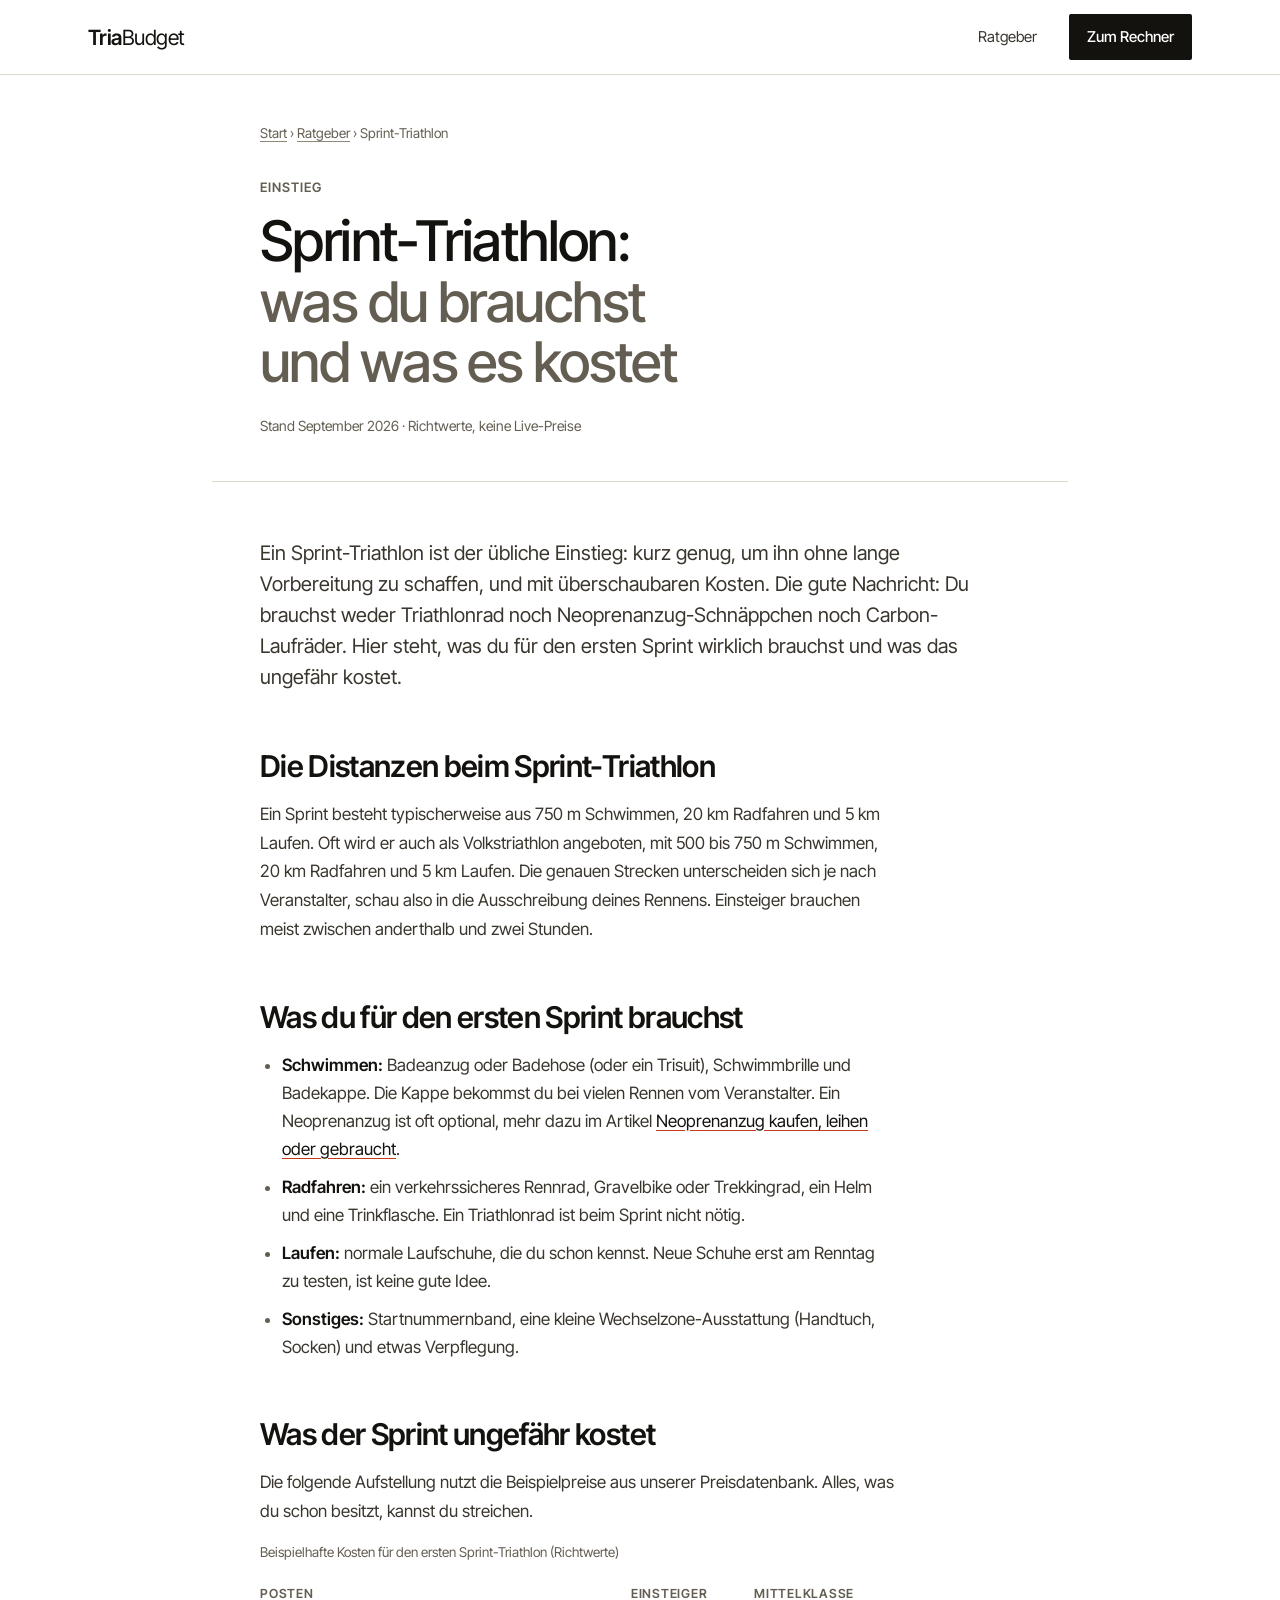
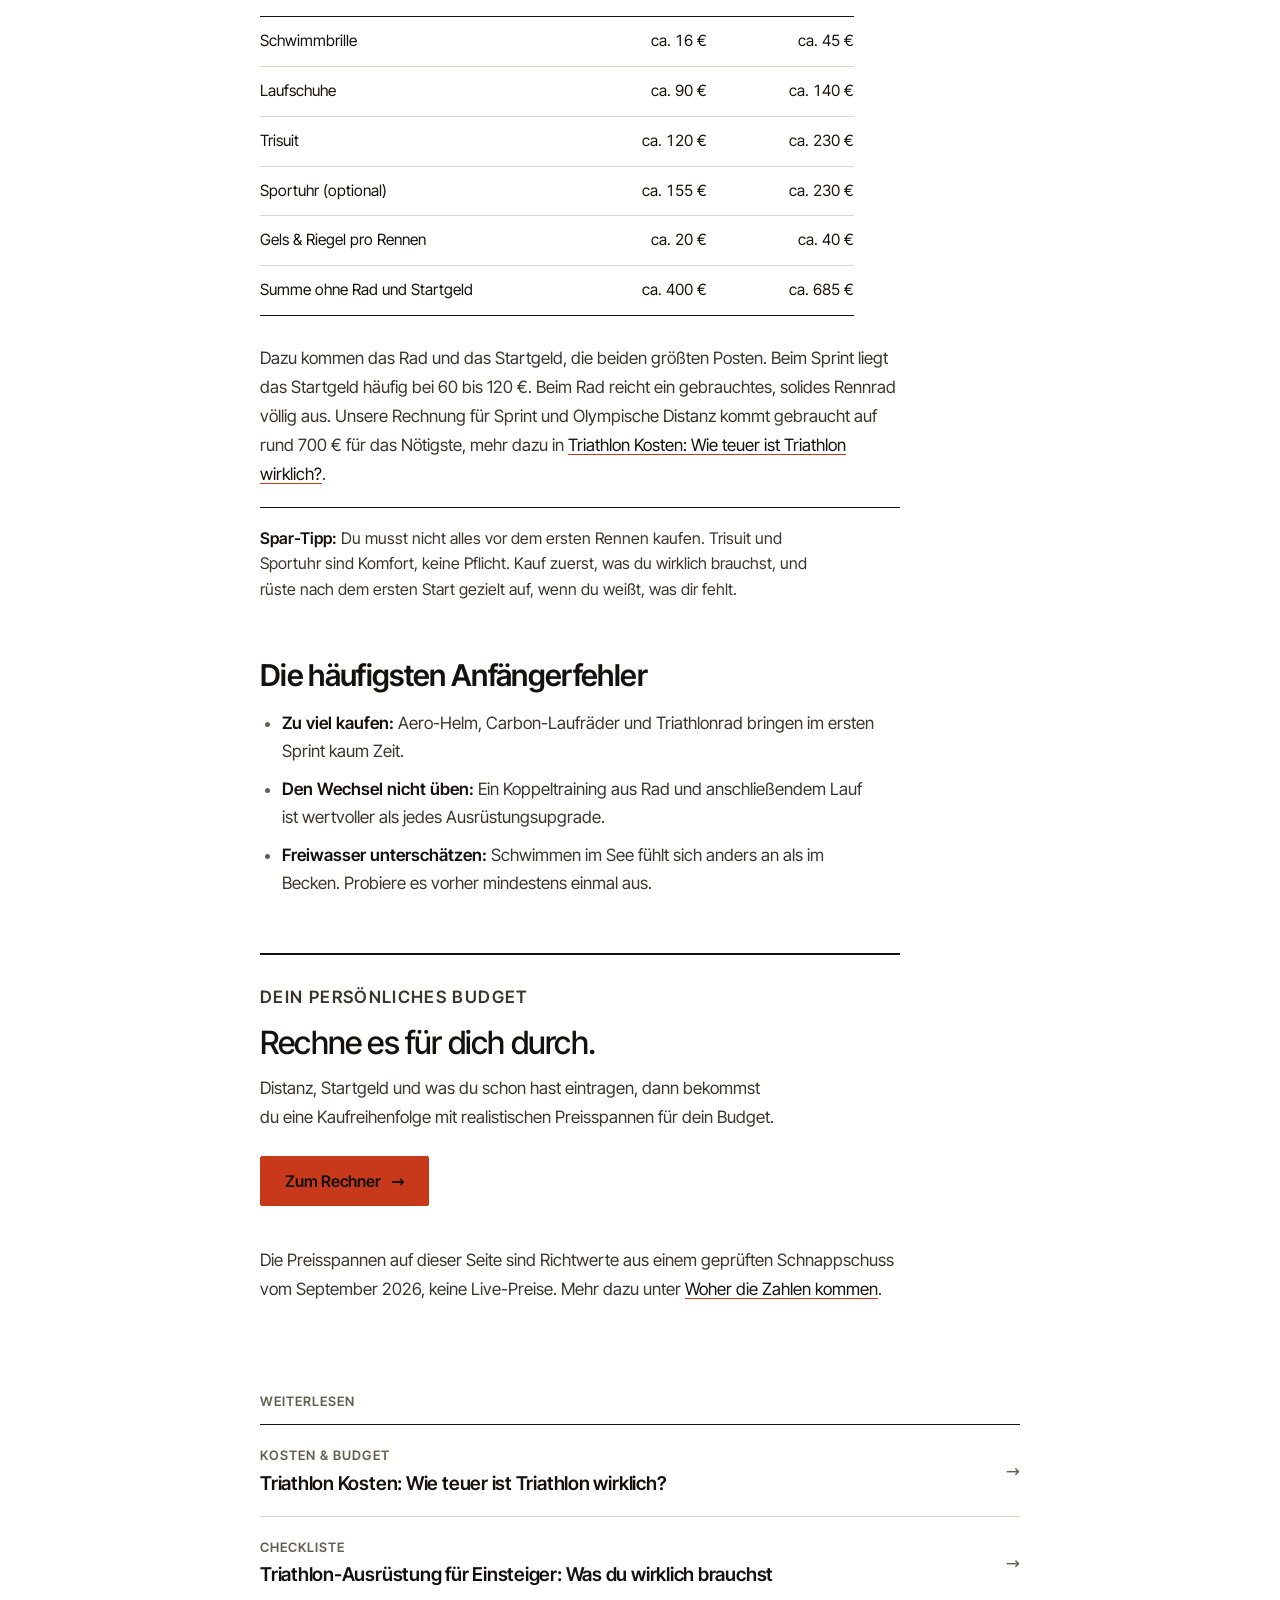
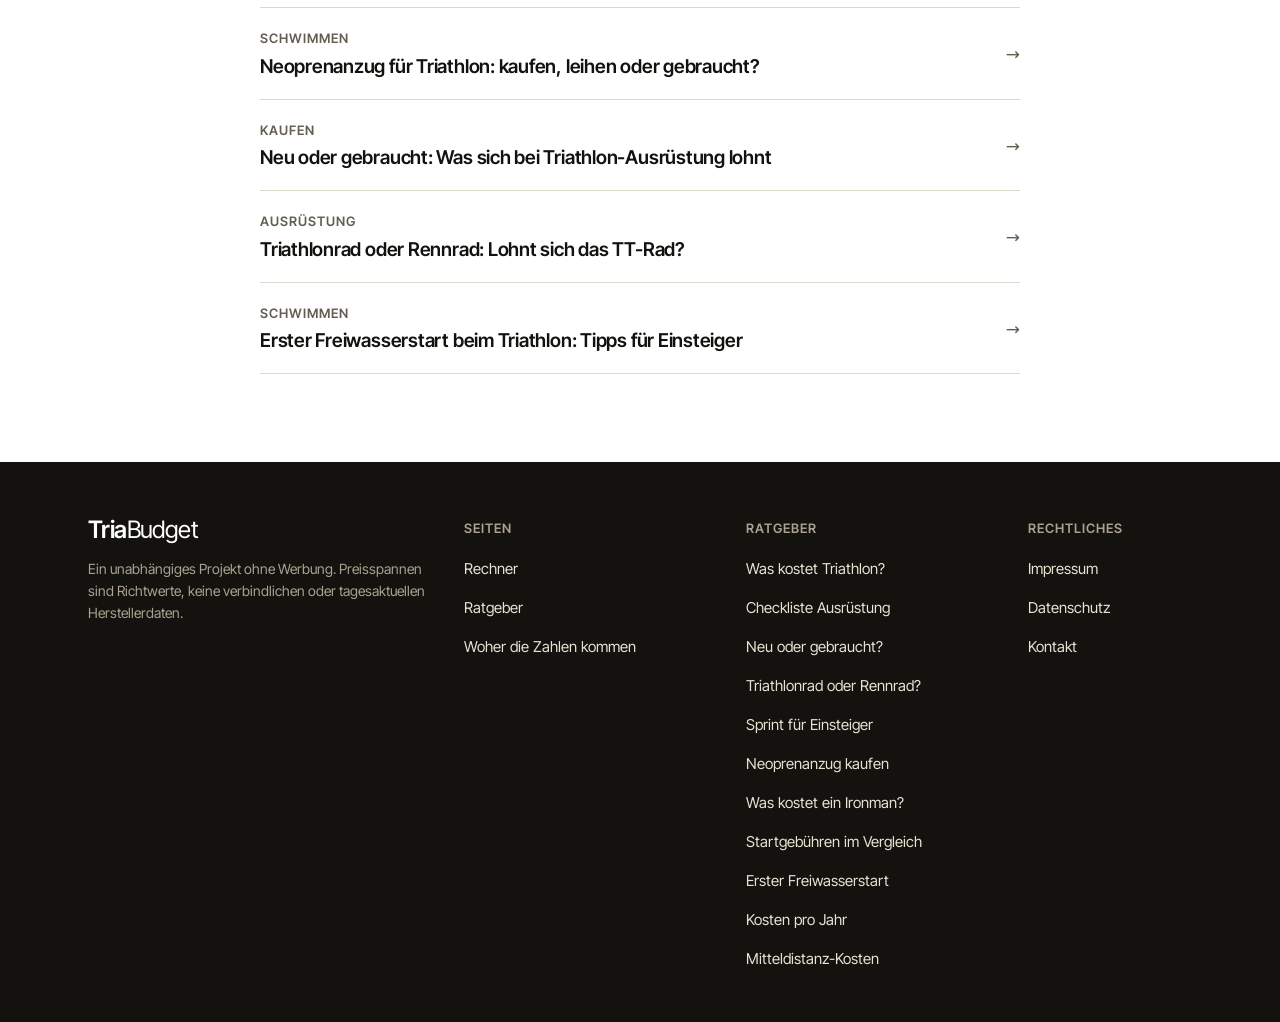
<file: sprint-triathlon-einsteiger-budget.html>
<!DOCTYPE html>
<html lang="de">
<head>
<meta charset="UTF-8">
<meta name="viewport" content="width=device-width, initial-scale=1.0">
<title>Sprint-Triathlon für Einsteiger: Ausrüstung und Kosten | TriaBudget</title>
<meta name="description" content="Sprint-Triathlon für Einsteiger: Distanzen, nötige Ausrüstung und realistische Kosten. Was du für deinen ersten Start wirklich brauchst, mit Preisbeispielen.">
<link rel="canonical" href="https://www.triabudget.com/sprint-triathlon-einsteiger-budget.html">
<meta name="theme-color" content="#FFFFFF">
<meta name="color-scheme" content="light">
<meta property="og:type" content="article">
<meta property="og:title" content="Sprint-Triathlon für Einsteiger: Ausrüstung und Kosten">
<meta property="og:description" content="Sprint-Triathlon für Einsteiger: Ausrüstung, Kosten und die häufigsten Anfängerfehler.">
<meta property="og:image" content="https://www.triabudget.com/og.jpg">
<meta property="og:url" content="https://www.triabudget.com/sprint-triathlon-einsteiger-budget.html">
<meta name="twitter:card" content="summary_large_image">
<link rel="icon" href="favicon.svg" type="image/svg+xml">
<link rel="icon" href="favicon.ico" sizes="48x48">
<link rel="apple-touch-icon" href="apple-touch-icon.png">
<link rel="preload" href="inter-tight-var.woff2" as="font" type="font/woff2" crossorigin>
<link rel="stylesheet" href="article.css">
<script src="site-config.js" defer></script>
<script type="application/ld+json">
{
  "@context": "https://schema.org",
  "@type": "Article",
  "headline": "Sprint-Triathlon für Einsteiger: Ausrüstung und Kosten",
  "description": "Sprint-Triathlon für Einsteiger: Ausrüstung, Kosten und die häufigsten Anfängerfehler.",
  "author": { "@type": "Person", "name": "Paul Elias Helmis" },
  "publisher": { "@type": "Organization", "name": "TriaBudget" },
  "datePublished": "2026-10-27",
  "dateModified": "2026-10-27",
  "mainEntityOfPage": "https://www.triabudget.com/sprint-triathlon-einsteiger-budget.html",
  "image": "https://www.triabudget.com/og.jpg"
}
</script>
</head>
<body>

<a class="skip" href="#content">Zum Inhalt springen</a>

<header class="topbar">
  <a class="brand" href="index.html" aria-label="TriaBudget, Startseite">Tria<em>Budget</em></a>
  <nav class="topnav" aria-label="Hauptnavigation">
    <a href="index.html#ratgeber">Ratgeber</a>
    <a class="keep" href="index.html#rechner">Zum Rechner</a>
  </nav>
</header>

<main id="content">
  <div class="art-hero wrap">
    <p class="breadcrumb"><a href="index.html">Start</a> &rsaquo; <a href="index.html#ratgeber">Ratgeber</a> &rsaquo; Sprint-Triathlon</p>
    <p class="kicker">Einstieg</p>
    <h1>Sprint-Triathlon: <em>was du brauchst und was es kostet</em></h1>
    <p class="art-meta">Stand <span class="stand-datum">September 2026</span> &middot; Richtwerte, keine Live-Preise</p>
  </div>

  <article class="article">
    <p class="lede">Ein Sprint-Triathlon ist der übliche Einstieg: kurz genug, um ihn ohne lange Vorbereitung zu schaffen, und mit überschaubaren Kosten. Die gute Nachricht: Du brauchst weder Triathlonrad noch Neoprenanzug-Schnäppchen noch Carbon-Laufräder. Hier steht, was du für den ersten Sprint wirklich brauchst und was das ungefähr kostet.</p>

    <h2>Die Distanzen beim Sprint-Triathlon</h2>
    <p>Ein Sprint besteht typischerweise aus 750&nbsp;m Schwimmen, 20&nbsp;km Radfahren und 5&nbsp;km Laufen. Oft wird er auch als Volkstriathlon angeboten, mit 500 bis 750&nbsp;m Schwimmen, 20&nbsp;km Radfahren und 5&nbsp;km Laufen. Die genauen Strecken unterscheiden sich je nach Veranstalter, schau also in die Ausschreibung deines Rennens. Einsteiger brauchen meist zwischen anderthalb und zwei Stunden.</p>

    <h2>Was du für den ersten Sprint brauchst</h2>
    <ul>
      <li><strong>Schwimmen:</strong> Badeanzug oder Badehose (oder ein Trisuit), Schwimmbrille und Badekappe. Die Kappe bekommst du bei vielen Rennen vom Veranstalter. Ein Neoprenanzug ist oft optional, mehr dazu im Artikel <a href="neoprenanzug-triathlon-kaufen.html">Neoprenanzug kaufen, leihen oder gebraucht</a>.</li>
      <li><strong>Radfahren:</strong> ein verkehrssicheres Rennrad, Gravelbike oder Trekkingrad, ein Helm und eine Trinkflasche. Ein Triathlonrad ist beim Sprint nicht nötig.</li>
      <li><strong>Laufen:</strong> normale Laufschuhe, die du schon kennst. Neue Schuhe erst am Renntag zu testen, ist keine gute Idee.</li>
      <li><strong>Sonstiges:</strong> Startnummernband, eine kleine Wechselzone-Ausstattung (Handtuch, Socken) und etwas Verpflegung.</li>
    </ul>

    <h2>Was der Sprint ungefähr kostet</h2>
    <p>Die folgende Aufstellung nutzt die Beispielpreise aus unserer Preisdatenbank. Alles, was du schon besitzt, kannst du streichen.</p>

    <table class="pricetable">
      <caption>Beispielhafte Kosten für den ersten Sprint-Triathlon (Richtwerte)</caption>
      <thead>
        <tr><th>Posten</th><th class="num">Einsteiger</th><th class="num">Mittelklasse</th></tr>
      </thead>
      <tbody>
        <tr><td>Schwimmbrille</td><td class="num">ca. 16&nbsp;€</td><td class="num">ca. 45&nbsp;€</td></tr>
        <tr><td>Laufschuhe</td><td class="num">ca. 90&nbsp;€</td><td class="num">ca. 140&nbsp;€</td></tr>
        <tr><td>Trisuit</td><td class="num">ca. 120&nbsp;€</td><td class="num">ca. 230&nbsp;€</td></tr>
        <tr><td>Sportuhr (optional)</td><td class="num">ca. 155&nbsp;€</td><td class="num">ca. 230&nbsp;€</td></tr>
        <tr><td>Gels &amp; Riegel pro Rennen</td><td class="num">ca. 20&nbsp;€</td><td class="num">ca. 40&nbsp;€</td></tr>
        <tr><td>Summe ohne Rad und Startgeld</td><td class="num">ca. 400&nbsp;€</td><td class="num">ca. 685&nbsp;€</td></tr>
      </tbody>
    </table>

    <p>Dazu kommen das Rad und das Startgeld, die beiden größten Posten. Beim Sprint liegt das Startgeld häufig bei 60 bis 120&nbsp;€. Beim Rad reicht ein gebrauchtes, solides Rennrad völlig aus. Unsere Rechnung für Sprint und Olympische Distanz kommt gebraucht auf rund 700&nbsp;€ für das Nötigste, mehr dazu in <a href="was-kostet-triathlon.html">Triathlon Kosten: Wie teuer ist Triathlon wirklich?</a>.</p>

    <div class="callout">
      <p><strong>Spar-Tipp:</strong> Du musst nicht alles vor dem ersten Rennen kaufen. Trisuit und Sportuhr sind Komfort, keine Pflicht. Kauf zuerst, was du wirklich brauchst, und rüste nach dem ersten Start gezielt auf, wenn du weißt, was dir fehlt.</p>
    </div>

    <h2>Die häufigsten Anfängerfehler</h2>
    <ul>
      <li><strong>Zu viel kaufen:</strong> Aero-Helm, Carbon-Laufräder und Triathlonrad bringen im ersten Sprint kaum Zeit.</li>
      <li><strong>Den Wechsel nicht üben:</strong> Ein Koppeltraining aus Rad und anschließendem Lauf ist wertvoller als jedes Ausrüstungsupgrade.</li>
      <li><strong>Freiwasser unterschätzen:</strong> Schwimmen im See fühlt sich anders an als im Becken. Probiere es vorher mindestens einmal aus.</li>
    </ul>

    <div class="cta-box">
      <p class="kicker">Dein persönliches Budget</p>
      <h3>Rechne es für dich durch.</h3>
      <p>Distanz, Startgeld und was du schon hast eintragen, dann bekommst du eine Kaufreihenfolge mit realistischen Preisspannen für dein Budget.</p>
      <a class="btn" href="index.html#rechner">Zum Rechner <span aria-hidden="true">&rarr;</span></a>
    </div>

    <p>Die Preisspannen auf dieser Seite sind Richtwerte aus einem geprüften Schnappschuss vom <span class="stand-datum">September 2026</span>, keine Live-Preise. Mehr dazu unter <a href="index.html#preise">Woher die Zahlen kommen</a>.</p>
  </article>

  <nav class="more wrap" aria-label="Weiterlesen">
    <h2>Weiterlesen</h2>
    <ul class="more-list">
      <li><a href="was-kostet-triathlon.html"><span class="tag-d">Kosten &amp; Budget</span><h3>Triathlon Kosten: Wie teuer ist Triathlon wirklich?</h3></a></li>
      <li><a href="triathlon-ausruestung-checkliste.html"><span class="tag-d">Checkliste</span><h3>Triathlon-Ausrüstung für Einsteiger: Was du wirklich brauchst</h3></a></li>
      <li><a href="neoprenanzug-triathlon-kaufen.html"><span class="tag-d">Schwimmen</span><h3>Neoprenanzug für Triathlon: kaufen, leihen oder gebraucht?</h3></a></li>
    
      <li><a href="neu-oder-gebraucht-kaufen.html"><span class="tag-d">Kaufen</span><h3>Neu oder gebraucht: Was sich bei Triathlon-Ausrüstung lohnt</h3></a></li>
      <li><a href="triathlonrad-oder-rennrad.html"><span class="tag-d">Ausrüstung</span><h3>Triathlonrad oder Rennrad: Lohnt sich das TT-Rad?</h3></a></li>
      <li><a href="freiwasser-triathlon-erster-start.html"><span class="tag-d">Schwimmen</span><h3>Erster Freiwasserstart beim Triathlon: Tipps für Einsteiger</h3></a></li>
    </ul>
  </nav>
</main>

<footer class="site-footer">
  <div class="foot-in">
    <div class="foot-brand">
      <div class="brand">Tria<em>Budget</em></div>
      <p>Ein unabh&auml;ngiges Projekt ohne Werbung. Preisspannen sind Richtwerte, keine verbindlichen oder tagesaktuellen Herstellerdaten.</p>
    </div>
    <nav class="foot-col" aria-label="Seiten">
      <p class="lbl">Seiten</p>
      <a href="index.html#rechner">Rechner</a>
      <a href="index.html#ratgeber">Ratgeber</a>
      <a href="index.html#preise">Woher die Zahlen kommen</a>
    </nav>
    <nav class="foot-col" aria-label="Ratgeber">
      <p class="lbl">Ratgeber</p>
      <a href="was-kostet-triathlon.html">Was kostet Triathlon?</a>
      <a href="triathlon-ausruestung-checkliste.html">Checkliste Ausr&uuml;stung</a>
      <a href="neu-oder-gebraucht-kaufen.html">Neu oder gebraucht?</a>
      <a href="triathlonrad-oder-rennrad.html">Triathlonrad oder Rennrad?</a>
      <a href="sprint-triathlon-einsteiger-budget.html">Sprint f&uuml;r Einsteiger</a>
      <a href="neoprenanzug-triathlon-kaufen.html">Neoprenanzug kaufen</a>
      <a href="ironman-kosten-langdistanz.html">Was kostet ein Ironman?</a>
      <a href="triathlon-startgebuehren.html">Startgebühren im Vergleich</a>
      <a href="freiwasser-triathlon-erster-start.html">Erster Freiwasserstart</a>
      <a href="triathlon-kosten-pro-jahr.html">Kosten pro Jahr</a>
      <a href="mitteldistanz-triathlon-kosten.html">Mitteldistanz-Kosten</a>
    </nav>
    <nav class="foot-col narrow" aria-label="Rechtliches">
      <p class="lbl">Rechtliches</p>
      <a href="index.html#impressum">Impressum</a>
      <a href="index.html#datenschutz">Datenschutz</a>
      <a href="index.html#impressum">Kontakt</a>
    </nav>
  </div>
</footer>

</body>
</html>
</file>
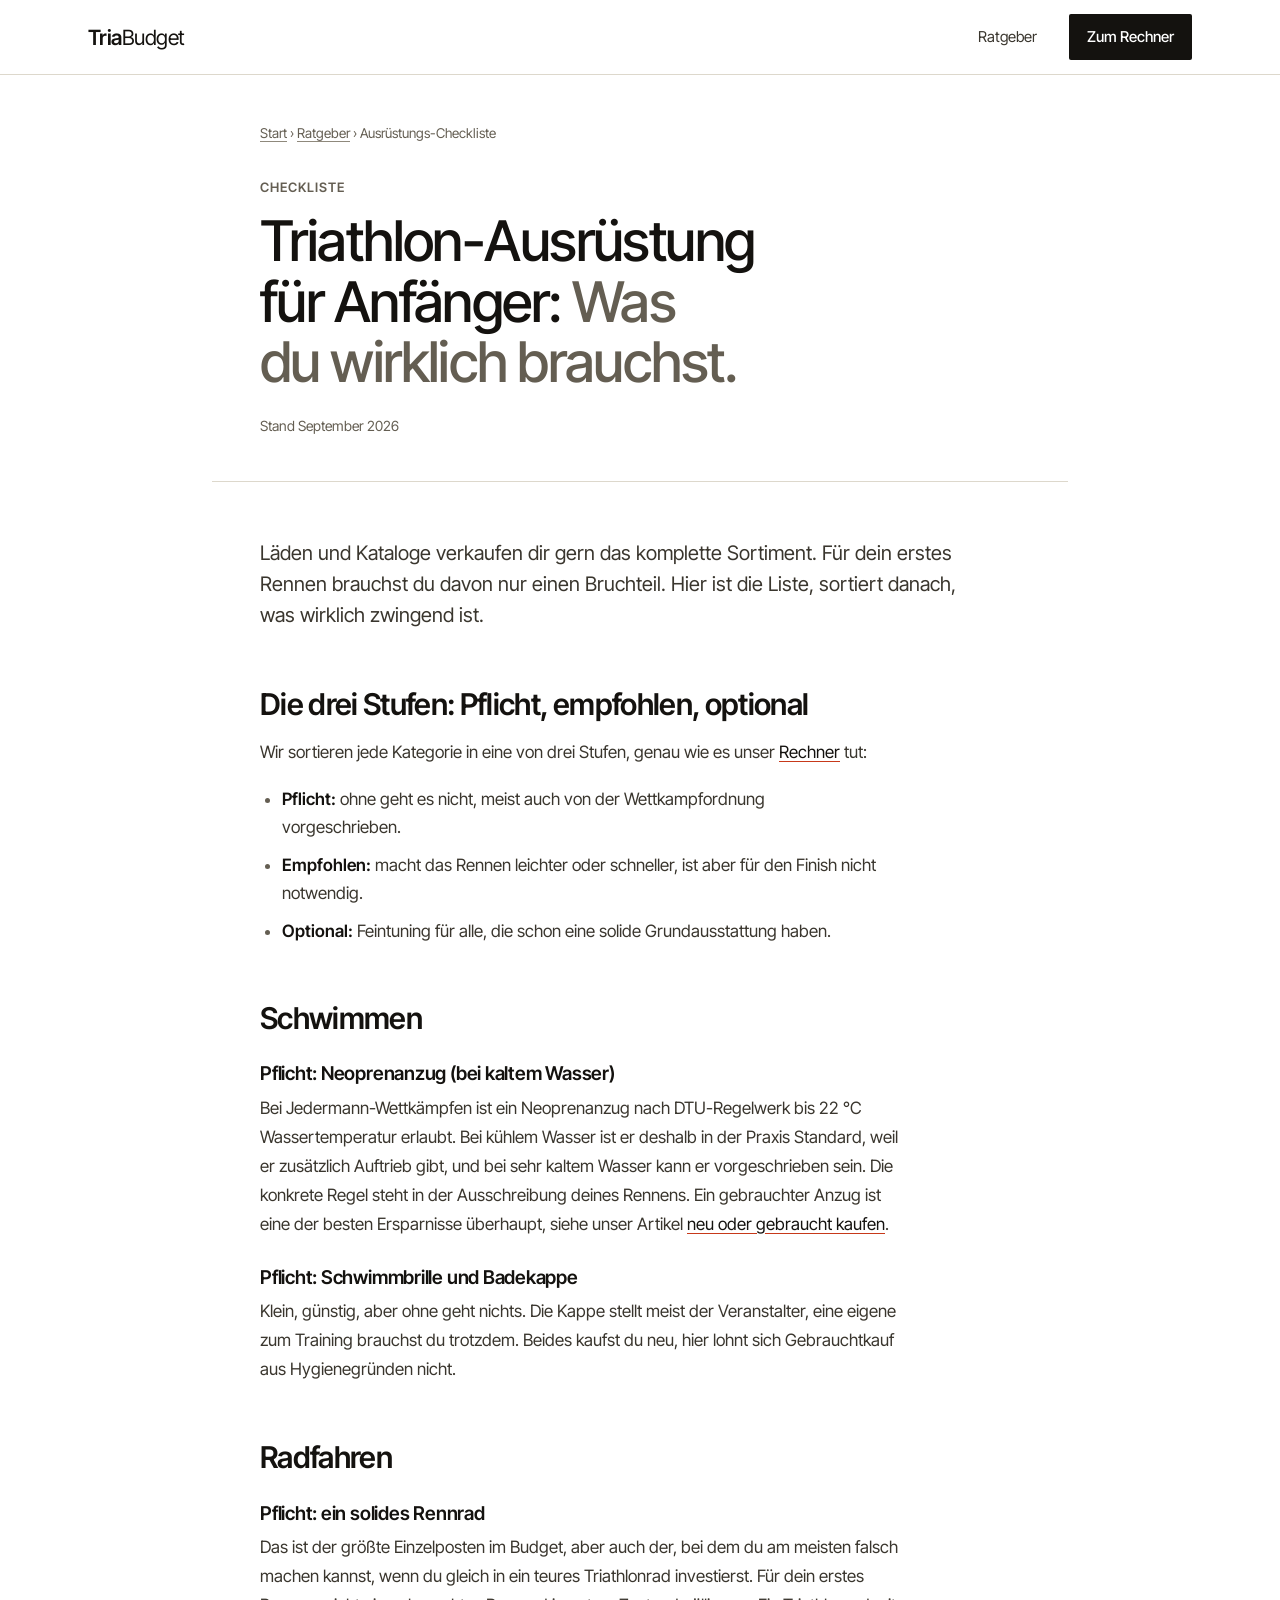
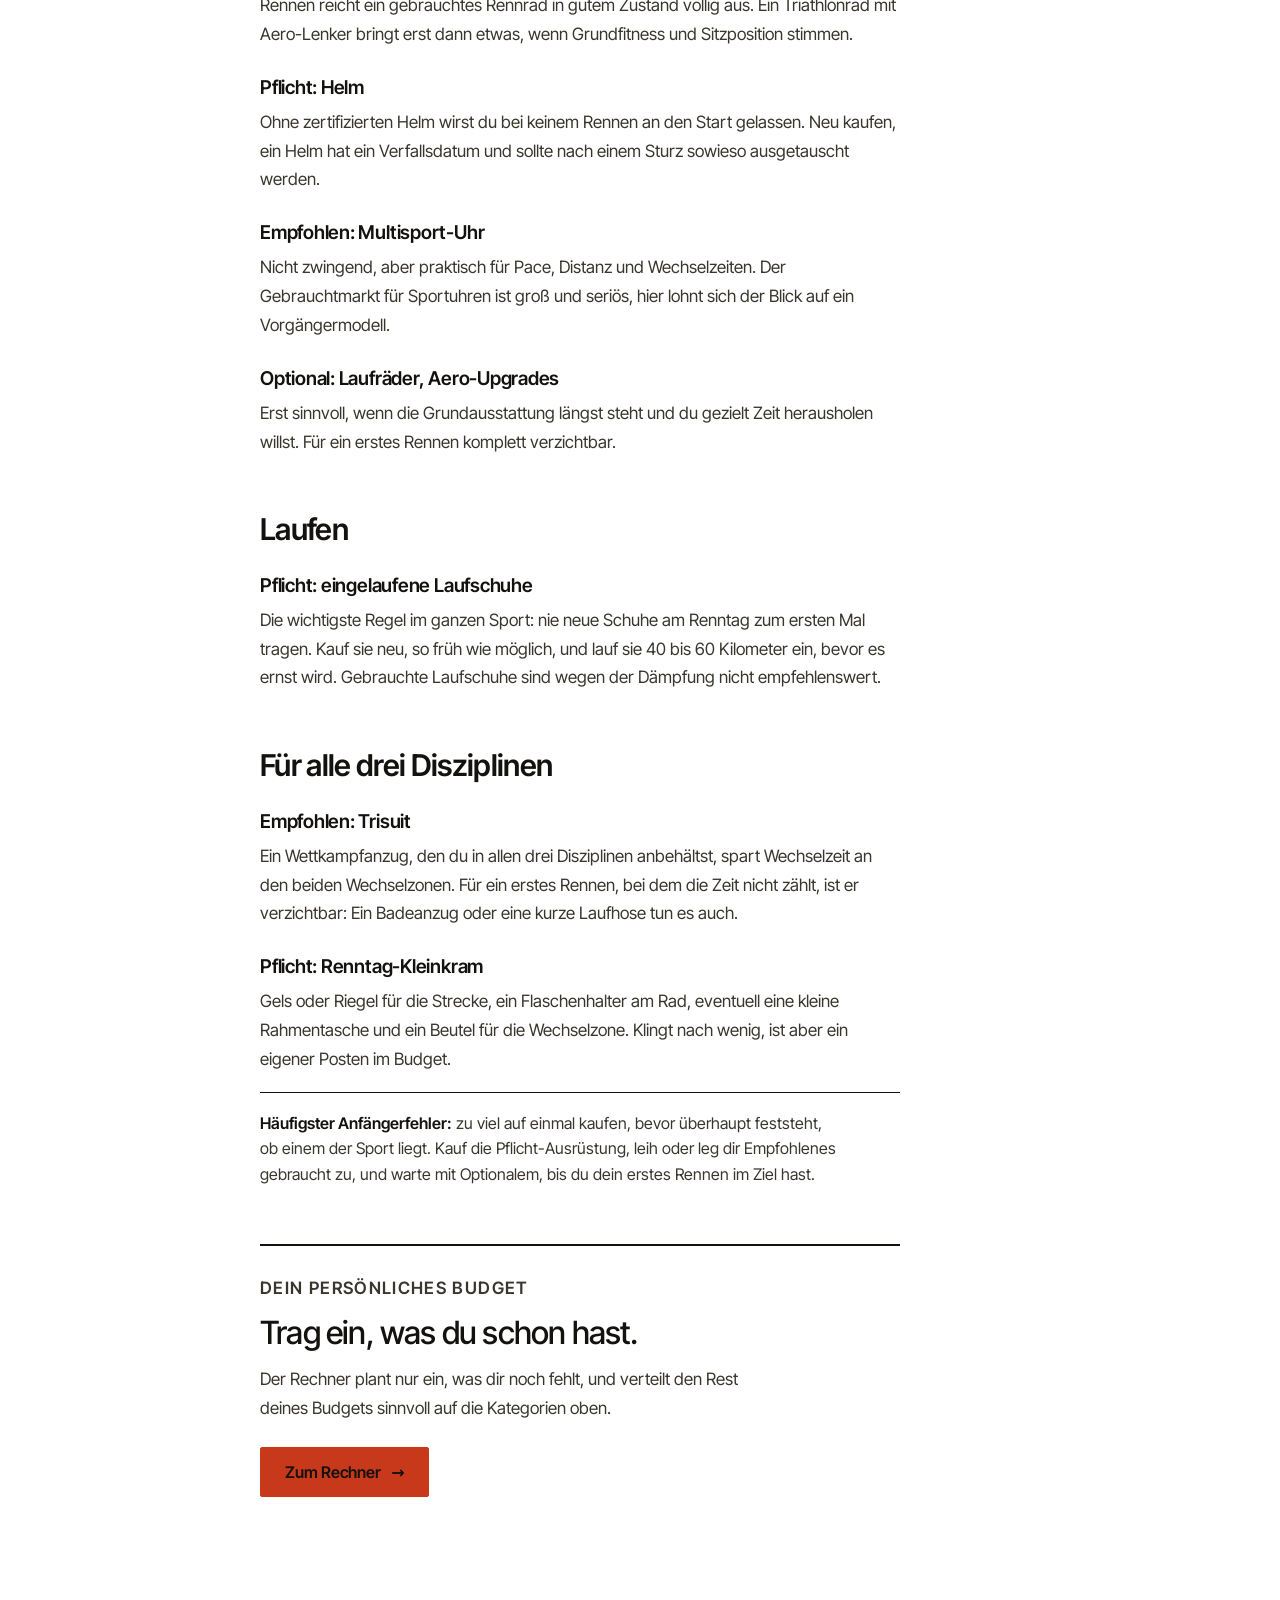
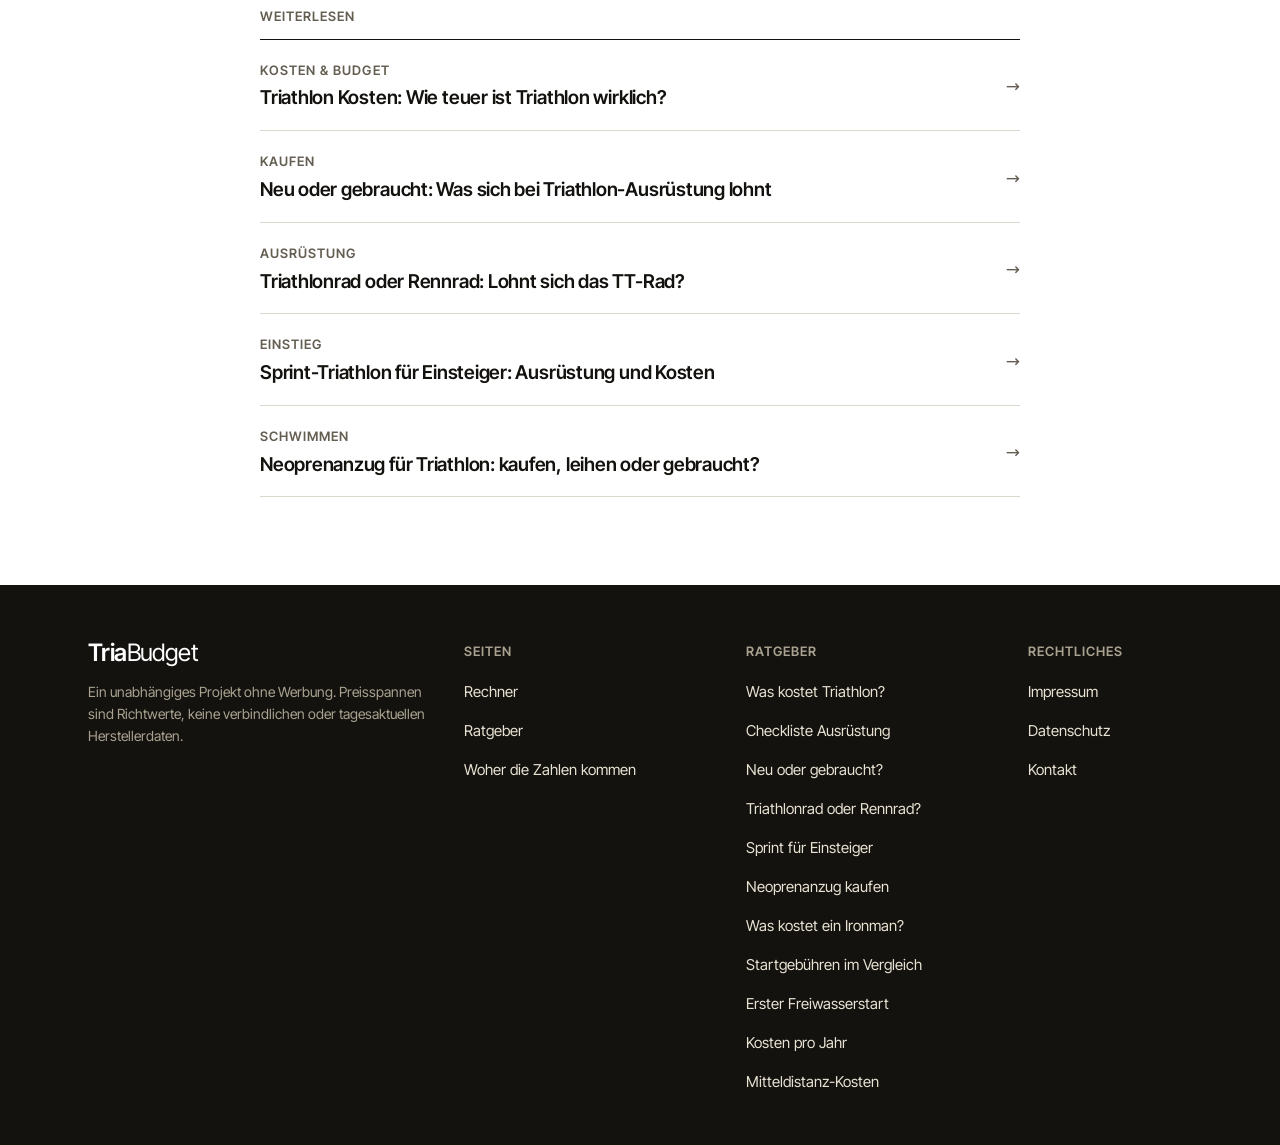
<file: triathlon-ausruestung-checkliste.html>
<!DOCTYPE html>
<html lang="de">
<head>
<meta charset="UTF-8">
<meta name="viewport" content="width=device-width, initial-scale=1.0">
<title>Triathlon Ausrüstung für Anfänger: Checkliste für den ersten Start | TriaBudget</title>
<meta name="description" content="Triathlon Ausrüstung für Anfänger: Was du für deinen ersten Triathlon wirklich brauchst und was du dir sparen kannst. Checkliste nach Pflicht, empfohlen und optional, sortiert nach Schwimmen, Rad und Laufen.">
<link rel="canonical" href="https://www.triabudget.com/triathlon-ausruestung-checkliste.html">
<meta name="theme-color" content="#FFFFFF">
<meta name="color-scheme" content="light">
<meta property="og:type" content="article">
<meta property="og:title" content="Triathlon Ausrüstung für Anfänger: Checkliste für den ersten Start">
<meta property="og:description" content="Pflicht, empfohlen und optional – was du für deinen ersten Triathlon wirklich brauchst.">
<meta property="og:image" content="https://www.triabudget.com/og.jpg">
<meta property="og:url" content="https://www.triabudget.com/triathlon-ausruestung-checkliste.html">
<meta name="twitter:card" content="summary_large_image">
<link rel="icon" href="favicon.svg" type="image/svg+xml">
<link rel="icon" href="favicon.ico" sizes="48x48">
<link rel="apple-touch-icon" href="apple-touch-icon.png">
<link rel="preload" href="inter-tight-var.woff2" as="font" type="font/woff2" crossorigin>
<link rel="stylesheet" href="article.css">
<script src="site-config.js" defer></script>
<script type="application/ld+json">
{
  "@context": "https://schema.org",
  "@type": "Article",
  "headline": "Triathlon Ausrüstung für Anfänger: Checkliste für den ersten Start",
  "description": "Pflicht, empfohlen und optional – was du für deinen ersten Triathlon wirklich brauchst.",
  "author": { "@type": "Person", "name": "Paul Elias Helmis" },
  "publisher": { "@type": "Organization", "name": "TriaBudget" },
  "datePublished": "2026-09-22",
  "dateModified": "2026-09-22",
  "mainEntityOfPage": "https://www.triabudget.com/triathlon-ausruestung-checkliste.html",
  "image": "https://www.triabudget.com/og.jpg"
}
</script>
</head>
<body>

<a class="skip" href="#content">Zum Inhalt springen</a>

<header class="topbar">
  <a class="brand" href="index.html" aria-label="TriaBudget, Startseite">Tria<em>Budget</em></a>
  <nav class="topnav" aria-label="Hauptnavigation">
    <a href="index.html#ratgeber">Ratgeber</a>
    <a class="keep" href="index.html#rechner">Zum Rechner</a>
  </nav>
</header>

<main id="content">
  <div class="art-hero wrap">
    <p class="breadcrumb"><a href="index.html">Start</a> &rsaquo; <a href="index.html#ratgeber">Ratgeber</a> &rsaquo; Ausrüstungs-Checkliste</p>
    <p class="kicker">Checkliste</p>
    <h1>Triathlon-Ausrüstung für Anfänger: <em>Was du wirklich brauchst.</em></h1>
    <p class="art-meta">Stand <span class="stand-datum">September 2026</span></p>
  </div>

  <article class="article">
    <p class="lede">Läden und Kataloge verkaufen dir gern das komplette Sortiment. Für dein erstes Rennen brauchst du davon nur einen Bruchteil. Hier ist die Liste, sortiert danach, was wirklich zwingend ist.</p>

    <h2>Die drei Stufen: Pflicht, empfohlen, optional</h2>
    <p>Wir sortieren jede Kategorie in eine von drei Stufen, genau wie es unser <a href="index.html#rechner">Rechner</a> tut:</p>
    <ul>
      <li><strong>Pflicht:</strong> ohne geht es nicht, meist auch von der Wettkampfordnung vorgeschrieben.</li>
      <li><strong>Empfohlen:</strong> macht das Rennen leichter oder schneller, ist aber für den Finish nicht notwendig.</li>
      <li><strong>Optional:</strong> Feintuning für alle, die schon eine solide Grundausstattung haben.</li>
    </ul>

    <h2>Schwimmen</h2>
    <h3>Pflicht: Neoprenanzug (bei kaltem Wasser)</h3>
    <p>Bei Jedermann-Wettkämpfen ist ein Neoprenanzug nach DTU-Regelwerk bis 22&nbsp;°C Wassertemperatur erlaubt. Bei kühlem Wasser ist er deshalb in der Praxis Standard, weil er zusätzlich Auftrieb gibt, und bei sehr kaltem Wasser kann er vorgeschrieben sein. Die konkrete Regel steht in der Ausschreibung deines Rennens. Ein gebrauchter Anzug ist eine der besten Ersparnisse überhaupt, siehe unser Artikel <a href="neu-oder-gebraucht-kaufen.html">neu oder gebraucht kaufen</a>.</p>
    <h3>Pflicht: Schwimmbrille und Badekappe</h3>
    <p>Klein, günstig, aber ohne geht nichts. Die Kappe stellt meist der Veranstalter, eine eigene zum Training brauchst du trotzdem. Beides kaufst du neu, hier lohnt sich Gebrauchtkauf aus Hygienegründen nicht.</p>

    <h2>Radfahren</h2>
    <h3>Pflicht: ein solides Rennrad</h3>
    <p>Das ist der größte Einzelposten im Budget, aber auch der, bei dem du am meisten falsch machen kannst, wenn du gleich in ein teures Triathlonrad investierst. Für dein erstes Rennen reicht ein gebrauchtes Rennrad in gutem Zustand völlig aus. Ein Triathlonrad mit Aero-Lenker bringt erst dann etwas, wenn Grundfitness und Sitzposition stimmen.</p>
    <h3>Pflicht: Helm</h3>
    <p>Ohne zertifizierten Helm wirst du bei keinem Rennen an den Start gelassen. Neu kaufen, ein Helm hat ein Verfallsdatum und sollte nach einem Sturz sowieso ausgetauscht werden.</p>
    <h3>Empfohlen: Multisport-Uhr</h3>
    <p>Nicht zwingend, aber praktisch für Pace, Distanz und Wechselzeiten. Der Gebrauchtmarkt für Sportuhren ist groß und seriös, hier lohnt sich der Blick auf ein Vorgängermodell.</p>
    <h3>Optional: Laufräder, Aero-Upgrades</h3>
    <p>Erst sinnvoll, wenn die Grundausstattung längst steht und du gezielt Zeit herausholen willst. Für ein erstes Rennen komplett verzichtbar.</p>

    <h2>Laufen</h2>
    <h3>Pflicht: eingelaufene Laufschuhe</h3>
    <p>Die wichtigste Regel im ganzen Sport: nie neue Schuhe am Renntag zum ersten Mal tragen. Kauf sie neu, so früh wie möglich, und lauf sie 40 bis 60&nbsp;Kilometer ein, bevor es ernst wird. Gebrauchte Laufschuhe sind wegen der Dämpfung nicht empfehlenswert.</p>

    <h2>Für alle drei Disziplinen</h2>
    <h3>Empfohlen: Trisuit</h3>
    <p>Ein Wettkampfanzug, den du in allen drei Disziplinen anbehältst, spart Wechselzeit an den beiden Wechselzonen. Für ein erstes Rennen, bei dem die Zeit nicht zählt, ist er verzichtbar: Ein Badeanzug oder eine kurze Laufhose tun es auch.</p>
    <h3>Pflicht: Renntag-Kleinkram</h3>
    <p>Gels oder Riegel für die Strecke, ein Flaschenhalter am Rad, eventuell eine kleine Rahmentasche und ein Beutel für die Wechselzone. Klingt nach wenig, ist aber ein eigener Posten im Budget.</p>

    <div class="callout">
      <p><strong>Häufigster Anfängerfehler:</strong> zu viel auf einmal kaufen, bevor überhaupt feststeht, ob einem der Sport liegt. Kauf die Pflicht-Ausrüstung, leih oder leg dir Empfohlenes gebraucht zu, und warte mit Optionalem, bis du dein erstes Rennen im Ziel hast.</p>
    </div>

    <div class="cta-box">
      <p class="kicker">Dein persönliches Budget</p>
      <h3>Trag ein, was du schon hast.</h3>
      <p>Der Rechner plant nur ein, was dir noch fehlt, und verteilt den Rest deines Budgets sinnvoll auf die Kategorien oben.</p>
      <a class="btn" href="index.html#rechner">Zum Rechner <span aria-hidden="true">&rarr;</span></a>
    </div>
  </article>

  <nav class="more wrap" aria-label="Weiterlesen">
    <h2>Weiterlesen</h2>
    <ul class="more-list">
      <li><a href="was-kostet-triathlon.html"><span class="tag-d">Kosten &amp; Budget</span><h3>Triathlon Kosten: Wie teuer ist Triathlon wirklich?</h3></a></li>
      <li><a href="neu-oder-gebraucht-kaufen.html"><span class="tag-d">Kaufen</span><h3>Neu oder gebraucht: Was sich bei Triathlon-Ausrüstung lohnt</h3></a></li>
      <li><a href="triathlonrad-oder-rennrad.html"><span class="tag-d">Ausrüstung</span><h3>Triathlonrad oder Rennrad: Lohnt sich das TT-Rad?</h3></a></li>
      <li><a href="sprint-triathlon-einsteiger-budget.html"><span class="tag-d">Einstieg</span><h3>Sprint-Triathlon für Einsteiger: Ausrüstung und Kosten</h3></a></li>
      <li><a href="neoprenanzug-triathlon-kaufen.html"><span class="tag-d">Schwimmen</span><h3>Neoprenanzug für Triathlon: kaufen, leihen oder gebraucht?</h3></a></li>
    
    </ul>
  </nav>
</main>

<footer class="site-footer">
  <div class="foot-in">
    <div class="foot-brand">
      <div class="brand">Tria<em>Budget</em></div>
      <p>Ein unabh&auml;ngiges Projekt ohne Werbung. Preisspannen sind Richtwerte, keine verbindlichen oder tagesaktuellen Herstellerdaten.</p>
    </div>
    <nav class="foot-col" aria-label="Seiten">
      <p class="lbl">Seiten</p>
      <a href="index.html#rechner">Rechner</a>
      <a href="index.html#ratgeber">Ratgeber</a>
      <a href="index.html#preise">Woher die Zahlen kommen</a>
    </nav>
    <nav class="foot-col" aria-label="Ratgeber">
      <p class="lbl">Ratgeber</p>
      <a href="was-kostet-triathlon.html">Was kostet Triathlon?</a>
      <a href="triathlon-ausruestung-checkliste.html">Checkliste Ausr&uuml;stung</a>
      <a href="neu-oder-gebraucht-kaufen.html">Neu oder gebraucht?</a>
      <a href="triathlonrad-oder-rennrad.html">Triathlonrad oder Rennrad?</a>
      <a href="sprint-triathlon-einsteiger-budget.html">Sprint f&uuml;r Einsteiger</a>
      <a href="neoprenanzug-triathlon-kaufen.html">Neoprenanzug kaufen</a>
      <a href="ironman-kosten-langdistanz.html">Was kostet ein Ironman?</a>
      <a href="triathlon-startgebuehren.html">Startgebühren im Vergleich</a>
      <a href="freiwasser-triathlon-erster-start.html">Erster Freiwasserstart</a>
      <a href="triathlon-kosten-pro-jahr.html">Kosten pro Jahr</a>
      <a href="mitteldistanz-triathlon-kosten.html">Mitteldistanz-Kosten</a>
    </nav>
    <nav class="foot-col narrow" aria-label="Rechtliches">
      <p class="lbl">Rechtliches</p>
      <a href="index.html#impressum">Impressum</a>
      <a href="index.html#datenschutz">Datenschutz</a>
      <a href="index.html#impressum">Kontakt</a>
    </nav>
  </div>
</footer>

</body>
</html>
</file>
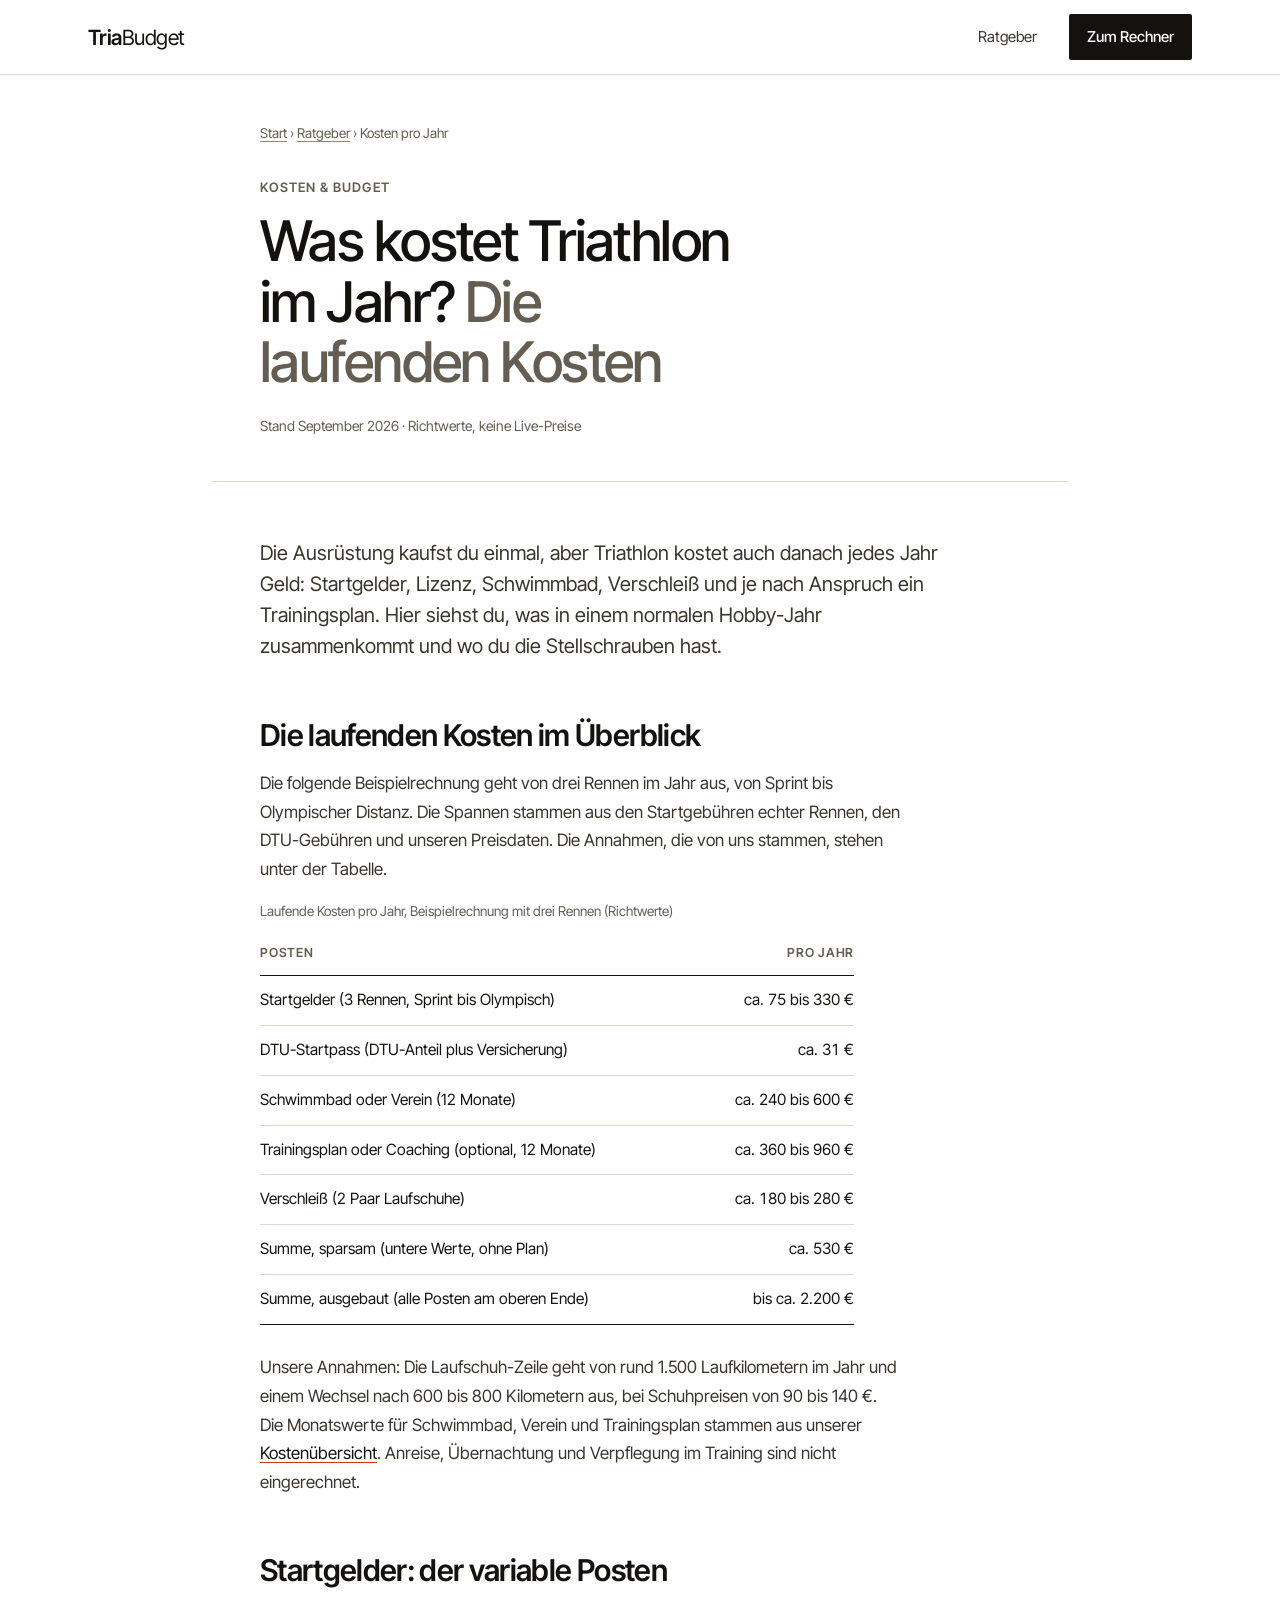
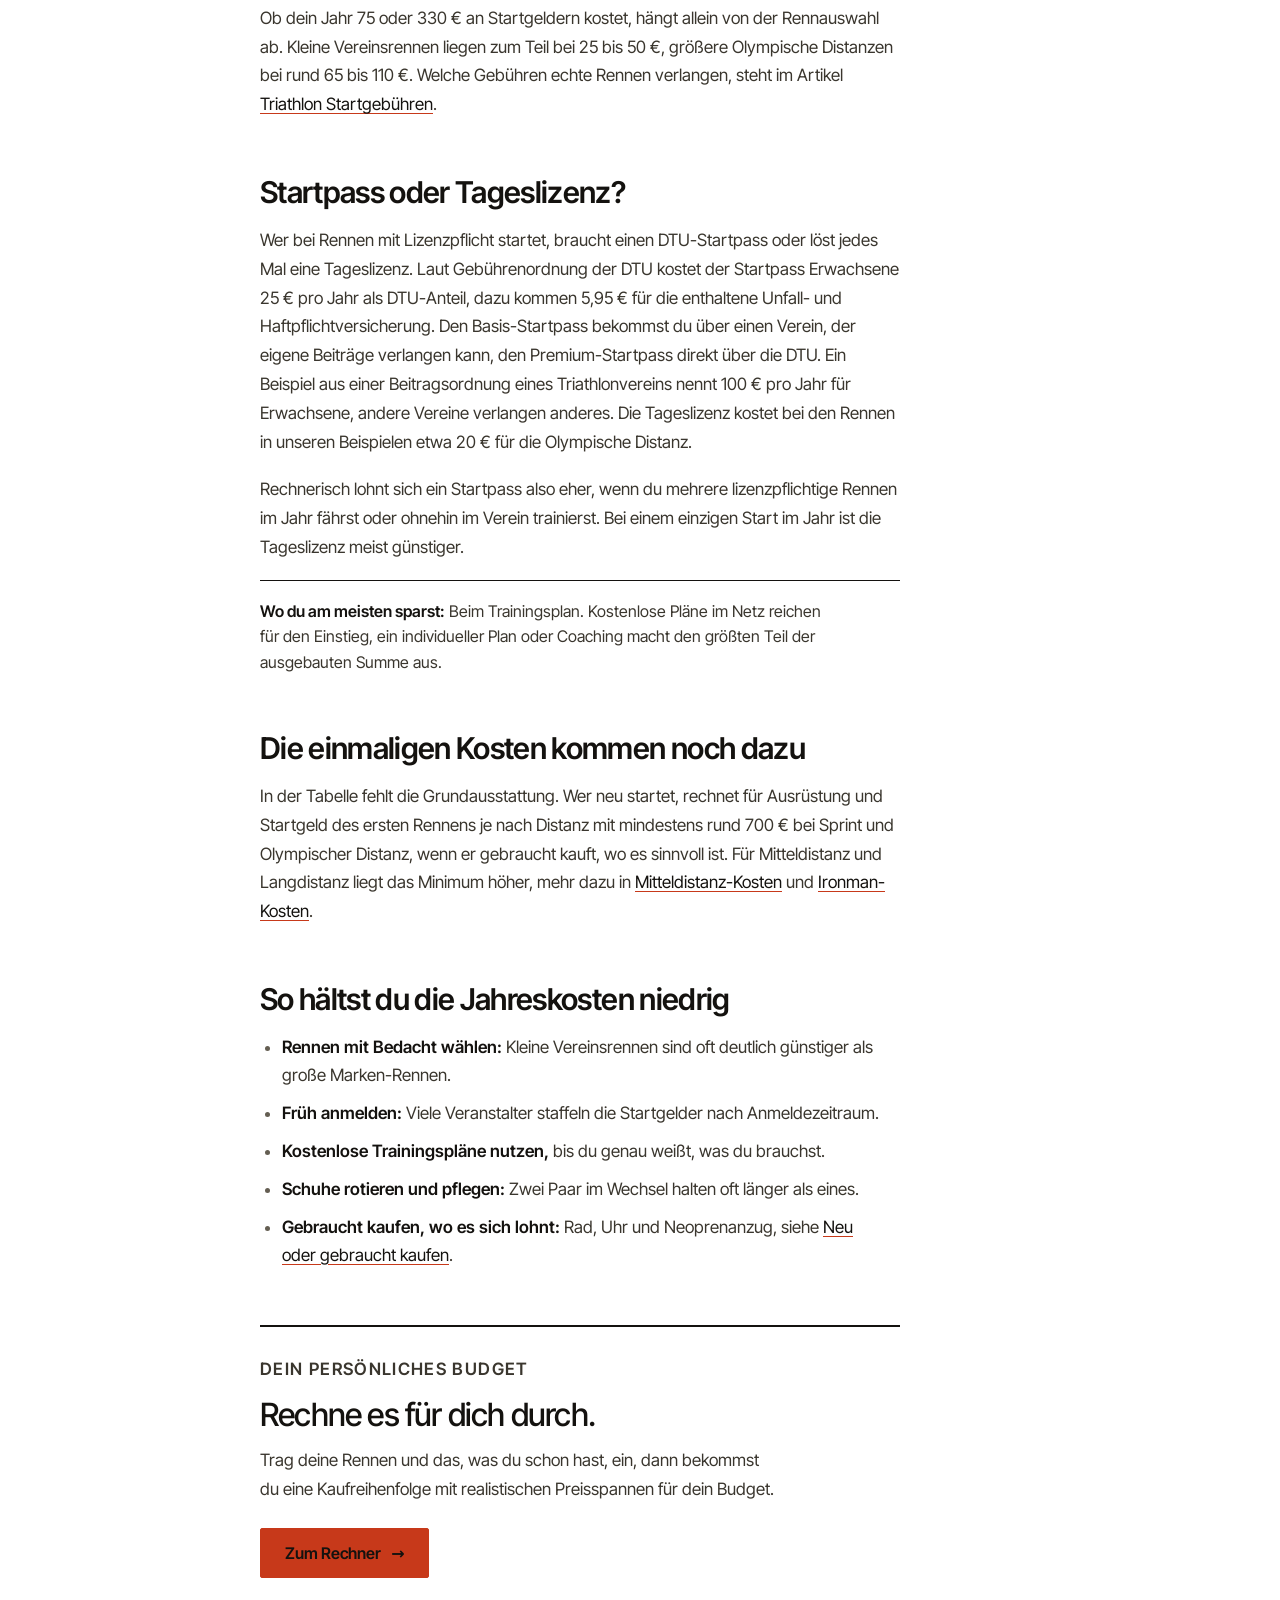
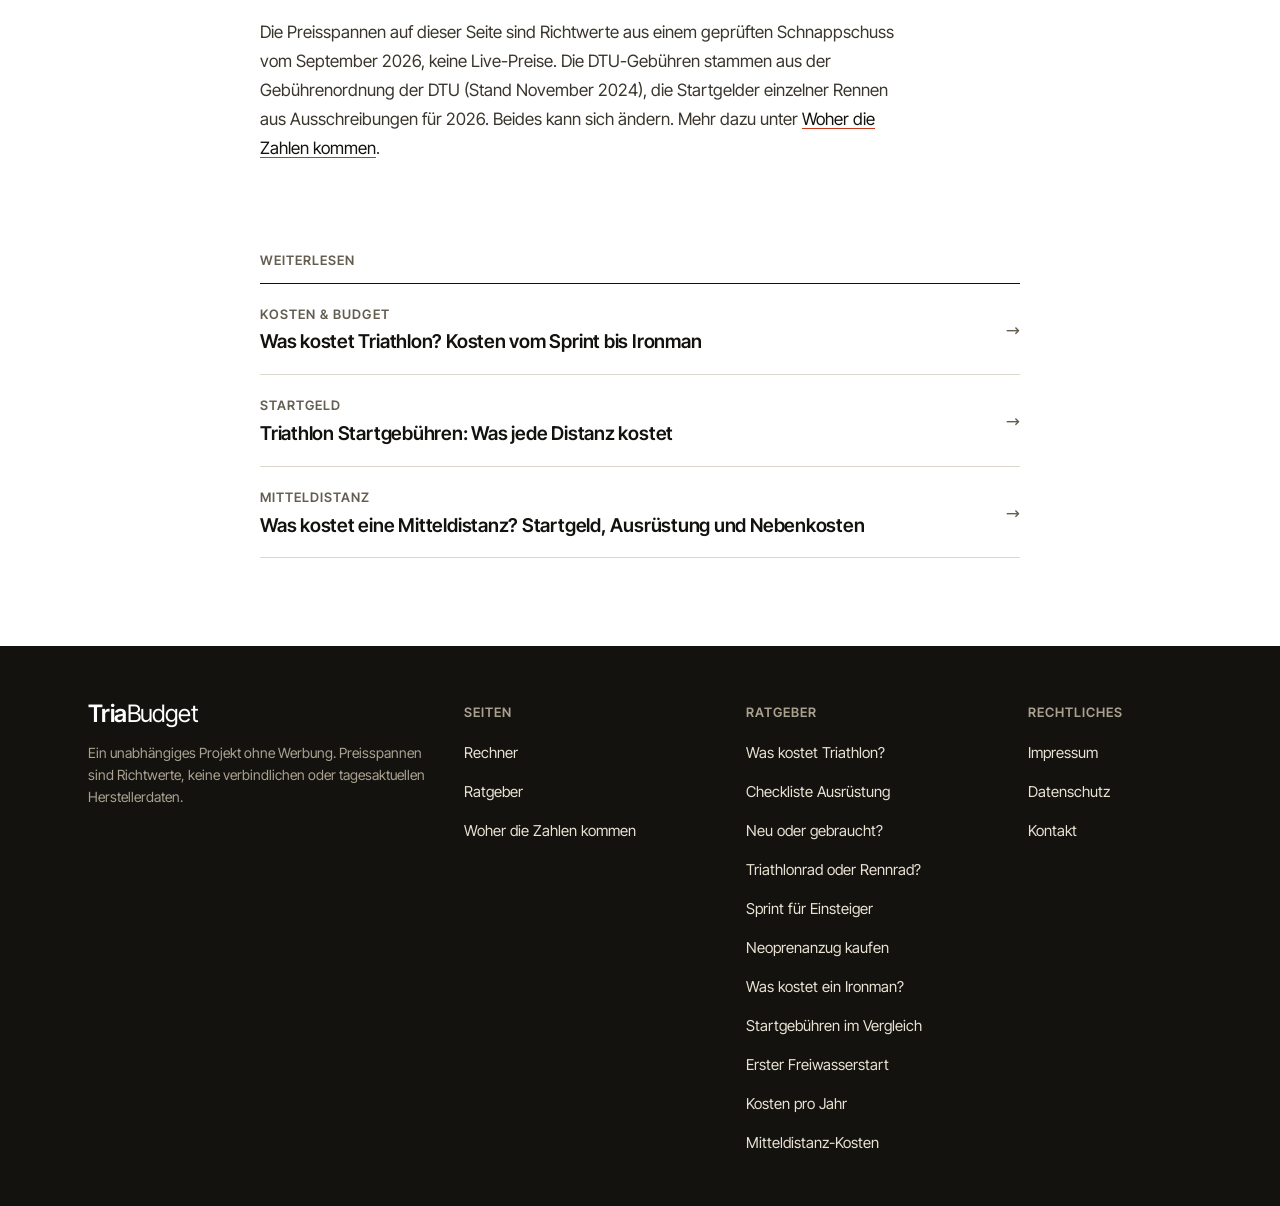
<file: triathlon-kosten-pro-jahr.html>
<!DOCTYPE html>
<html lang="de">
<head>
<meta charset="UTF-8">
<meta name="viewport" content="width=device-width, initial-scale=1.0">
<title>Was kostet Triathlon im Jahr? Laufende Kosten und Beispielrechnung | TriaBudget</title>
<meta name="description" content="Was kostet Triathlon im Jahr? Laufende Kosten für Startgeld, Startpass, Schwimmbad, Training und Verschleiß mit Beispielrechnung für drei Rennen.">
<link rel="canonical" href="https://www.triabudget.com/triathlon-kosten-pro-jahr.html">
<meta name="theme-color" content="#FFFFFF">
<meta name="color-scheme" content="light">
<meta property="og:type" content="article">
<meta property="og:title" content="Was kostet Triathlon im Jahr? Laufende Kosten und Beispielrechnung">
<meta property="og:description" content="Laufende Jahreskosten beim Triathlon: Startgelder, Startpass, Schwimmbad, Training und Verschleiß mit Beispielrechnung.">
<meta property="og:image" content="https://www.triabudget.com/og.jpg">
<meta property="og:url" content="https://www.triabudget.com/triathlon-kosten-pro-jahr.html">
<meta name="twitter:card" content="summary_large_image">
<link rel="icon" href="favicon.svg" type="image/svg+xml">
<link rel="icon" href="favicon.ico" sizes="48x48">
<link rel="apple-touch-icon" href="apple-touch-icon.png">
<link rel="preload" href="inter-tight-var.woff2" as="font" type="font/woff2" crossorigin>
<link rel="stylesheet" href="article.css">
<script src="site-config.js" defer></script>
<script type="application/ld+json">
{
  "@context": "https://schema.org",
  "@type": "Article",
  "headline": "Was kostet Triathlon im Jahr? Laufende Kosten und Beispielrechnung",
  "description": "Laufende Jahreskosten beim Triathlon: Startgelder, Startpass, Schwimmbad, Training und Verschleiß mit Beispielrechnung.",
  "author": { "@type": "Person", "name": "Paul Elias Helmis" },
  "publisher": { "@type": "Organization", "name": "TriaBudget" },
  "datePublished": "2026-10-31",
  "dateModified": "2026-10-31",
  "mainEntityOfPage": "https://www.triabudget.com/triathlon-kosten-pro-jahr.html",
  "image": "https://www.triabudget.com/og.jpg"
}
</script>
</head>
<body>

<a class="skip" href="#content">Zum Inhalt springen</a>

<header class="topbar">
  <a class="brand" href="index.html" aria-label="TriaBudget, Startseite">Tria<em>Budget</em></a>
  <nav class="topnav" aria-label="Hauptnavigation">
    <a href="index.html#ratgeber">Ratgeber</a>
    <a class="keep" href="index.html#rechner">Zum Rechner</a>
  </nav>
</header>

<main id="content">
  <div class="art-hero wrap">
    <p class="breadcrumb"><a href="index.html">Start</a> &rsaquo; <a href="index.html#ratgeber">Ratgeber</a> &rsaquo; Kosten pro Jahr</p>
    <p class="kicker">Kosten &amp; Budget</p>
    <h1>Was kostet Triathlon im Jahr? <em>Die laufenden Kosten</em></h1>
    <p class="art-meta">Stand <span class="stand-datum">September 2026</span> &middot; Richtwerte, keine Live-Preise</p>
  </div>

  <article class="article">
    <p class="lede">Die Ausrüstung kaufst du einmal, aber Triathlon kostet auch danach jedes Jahr Geld: Startgelder, Lizenz, Schwimmbad, Verschleiß und je nach Anspruch ein Trainingsplan. Hier siehst du, was in einem normalen Hobby-Jahr zusammenkommt und wo du die Stellschrauben hast.</p>

    <h2>Die laufenden Kosten im Überblick</h2>
    <p>Die folgende Beispielrechnung geht von drei Rennen im Jahr aus, von Sprint bis Olympischer Distanz. Die Spannen stammen aus den Startgebühren echter Rennen, den DTU-Gebühren und unseren Preisdaten. Die Annahmen, die von uns stammen, stehen unter der Tabelle.</p>

    <table class="pricetable">
      <caption>Laufende Kosten pro Jahr, Beispielrechnung mit drei Rennen (Richtwerte)</caption>
      <thead>
        <tr><th>Posten</th><th class="num">Pro Jahr</th></tr>
      </thead>
      <tbody>
        <tr><td>Startgelder (3 Rennen, Sprint bis Olympisch)</td><td class="num">ca. 75 bis 330&nbsp;€</td></tr>
        <tr><td>DTU-Startpass (DTU-Anteil plus Versicherung)</td><td class="num">ca. 31&nbsp;€</td></tr>
        <tr><td>Schwimmbad oder Verein (12 Monate)</td><td class="num">ca. 240 bis 600&nbsp;€</td></tr>
        <tr><td>Trainingsplan oder Coaching (optional, 12 Monate)</td><td class="num">ca. 360 bis 960&nbsp;€</td></tr>
        <tr><td>Verschleiß (2 Paar Laufschuhe)</td><td class="num">ca. 180 bis 280&nbsp;€</td></tr>
        <tr><td>Summe, sparsam (untere Werte, ohne Plan)</td><td class="num">ca. 530&nbsp;€</td></tr>
        <tr><td>Summe, ausgebaut (alle Posten am oberen Ende)</td><td class="num">bis ca. 2.200&nbsp;€</td></tr>
      </tbody>
    </table>
    <p>Unsere Annahmen: Die Laufschuh-Zeile geht von rund 1.500 Laufkilometern im Jahr und einem Wechsel nach 600 bis 800 Kilometern aus, bei Schuhpreisen von 90 bis 140&nbsp;€. Die Monatswerte für Schwimmbad, Verein und Trainingsplan stammen aus unserer <a href="was-kostet-triathlon.html">Kostenübersicht</a>. Anreise, Übernachtung und Verpflegung im Training sind nicht eingerechnet.</p>

    <h2>Startgelder: der variable Posten</h2>
    <p>Ob dein Jahr 75 oder 330&nbsp;€ an Startgeldern kostet, hängt allein von der Rennauswahl ab. Kleine Vereinsrennen liegen zum Teil bei 25 bis 50&nbsp;€, größere Olympische Distanzen bei rund 65 bis 110&nbsp;€. Welche Gebühren echte Rennen verlangen, steht im Artikel <a href="triathlon-startgebuehren.html">Triathlon Startgebühren</a>.</p>

    <h2>Startpass oder Tageslizenz?</h2>
    <p>Wer bei Rennen mit Lizenzpflicht startet, braucht einen DTU-Startpass oder löst jedes Mal eine Tageslizenz. Laut Gebührenordnung der DTU kostet der Startpass Erwachsene 25&nbsp;€ pro Jahr als DTU-Anteil, dazu kommen 5,95&nbsp;€ für die enthaltene Unfall- und Haftpflichtversicherung. Den Basis-Startpass bekommst du über einen Verein, der eigene Beiträge verlangen kann, den Premium-Startpass direkt über die DTU. Ein Beispiel aus einer Beitragsordnung eines Triathlonvereins nennt 100&nbsp;€ pro Jahr für Erwachsene, andere Vereine verlangen anderes. Die Tageslizenz kostet bei den Rennen in unseren Beispielen etwa 20&nbsp;€ für die Olympische Distanz.</p>
    <p>Rechnerisch lohnt sich ein Startpass also eher, wenn du mehrere lizenzpflichtige Rennen im Jahr fährst oder ohnehin im Verein trainierst. Bei einem einzigen Start im Jahr ist die Tageslizenz meist günstiger.</p>

    <div class="callout">
      <p><strong>Wo du am meisten sparst:</strong> Beim Trainingsplan. Kostenlose Pläne im Netz reichen für den Einstieg, ein individueller Plan oder Coaching macht den größten Teil der ausgebauten Summe aus.</p>
    </div>

    <h2>Die einmaligen Kosten kommen noch dazu</h2>
    <p>In der Tabelle fehlt die Grundausstattung. Wer neu startet, rechnet für Ausrüstung und Startgeld des ersten Rennens je nach Distanz mit mindestens rund 700&nbsp;€ bei Sprint und Olympischer Distanz, wenn er gebraucht kauft, wo es sinnvoll ist. Für Mitteldistanz und Langdistanz liegt das Minimum höher, mehr dazu in <a href="mitteldistanz-triathlon-kosten.html">Mitteldistanz-Kosten</a> und <a href="ironman-kosten-langdistanz.html">Ironman-Kosten</a>.</p>

    <h2>So hältst du die Jahreskosten niedrig</h2>
    <ul>
      <li><strong>Rennen mit Bedacht wählen:</strong> Kleine Vereinsrennen sind oft deutlich günstiger als große Marken-Rennen.</li>
      <li><strong>Früh anmelden:</strong> Viele Veranstalter staffeln die Startgelder nach Anmeldezeitraum.</li>
      <li><strong>Kostenlose Trainingspläne nutzen,</strong> bis du genau weißt, was du brauchst.</li>
      <li><strong>Schuhe rotieren und pflegen:</strong> Zwei Paar im Wechsel halten oft länger als eines.</li>
      <li><strong>Gebraucht kaufen, wo es sich lohnt:</strong> Rad, Uhr und Neoprenanzug, siehe <a href="neu-oder-gebraucht-kaufen.html">Neu oder gebraucht kaufen</a>.</li>
    </ul>

    <div class="cta-box">
      <p class="kicker">Dein persönliches Budget</p>
      <h3>Rechne es für dich durch.</h3>
      <p>Trag deine Rennen und das, was du schon hast, ein, dann bekommst du eine Kaufreihenfolge mit realistischen Preisspannen für dein Budget.</p>
      <a class="btn" href="index.html#rechner">Zum Rechner <span aria-hidden="true">&rarr;</span></a>
    </div>

    <p>Die Preisspannen auf dieser Seite sind Richtwerte aus einem geprüften Schnappschuss vom <span class="stand-datum">September 2026</span>, keine Live-Preise. Die DTU-Gebühren stammen aus der Gebührenordnung der DTU (Stand November 2024), die Startgelder einzelner Rennen aus Ausschreibungen für 2026. Beides kann sich ändern. Mehr dazu unter <a href="index.html#preise">Woher die Zahlen kommen</a>.</p>
  </article>

  <nav class="more wrap" aria-label="Weiterlesen">
    <h2>Weiterlesen</h2>
    <ul class="more-list">
      <li><a href="was-kostet-triathlon.html"><span class="tag-d">Kosten &amp; Budget</span><h3>Was kostet Triathlon? Kosten vom Sprint bis Ironman</h3></a></li>
      <li><a href="triathlon-startgebuehren.html"><span class="tag-d">Startgeld</span><h3>Triathlon Startgebühren: Was jede Distanz kostet</h3></a></li>
      <li><a href="mitteldistanz-triathlon-kosten.html"><span class="tag-d">Mitteldistanz</span><h3>Was kostet eine Mitteldistanz? Startgeld, Ausrüstung und Nebenkosten</h3></a></li>
    </ul>
  </nav>
</main>

<footer class="site-footer">
  <div class="foot-in">
    <div class="foot-brand">
      <div class="brand">Tria<em>Budget</em></div>
      <p>Ein unabh&auml;ngiges Projekt ohne Werbung. Preisspannen sind Richtwerte, keine verbindlichen oder tagesaktuellen Herstellerdaten.</p>
    </div>
    <nav class="foot-col" aria-label="Seiten">
      <p class="lbl">Seiten</p>
      <a href="index.html#rechner">Rechner</a>
      <a href="index.html#ratgeber">Ratgeber</a>
      <a href="index.html#preise">Woher die Zahlen kommen</a>
    </nav>
    <nav class="foot-col" aria-label="Ratgeber">
      <p class="lbl">Ratgeber</p>
      <a href="was-kostet-triathlon.html">Was kostet Triathlon?</a>
      <a href="triathlon-ausruestung-checkliste.html">Checkliste Ausr&uuml;stung</a>
      <a href="neu-oder-gebraucht-kaufen.html">Neu oder gebraucht?</a>
      <a href="triathlonrad-oder-rennrad.html">Triathlonrad oder Rennrad?</a>
      <a href="sprint-triathlon-einsteiger-budget.html">Sprint f&uuml;r Einsteiger</a>
      <a href="neoprenanzug-triathlon-kaufen.html">Neoprenanzug kaufen</a>
      <a href="ironman-kosten-langdistanz.html">Was kostet ein Ironman?</a>
      <a href="triathlon-startgebuehren.html">Startgebühren im Vergleich</a>
      <a href="freiwasser-triathlon-erster-start.html">Erster Freiwasserstart</a>
      <a href="triathlon-kosten-pro-jahr.html">Kosten pro Jahr</a>
      <a href="mitteldistanz-triathlon-kosten.html">Mitteldistanz-Kosten</a>
    </nav>
    <nav class="foot-col narrow" aria-label="Rechtliches">
      <p class="lbl">Rechtliches</p>
      <a href="index.html#impressum">Impressum</a>
      <a href="index.html#datenschutz">Datenschutz</a>
      <a href="index.html#impressum">Kontakt</a>
    </nav>
  </div>
</footer>

</body>
</html>
</file>
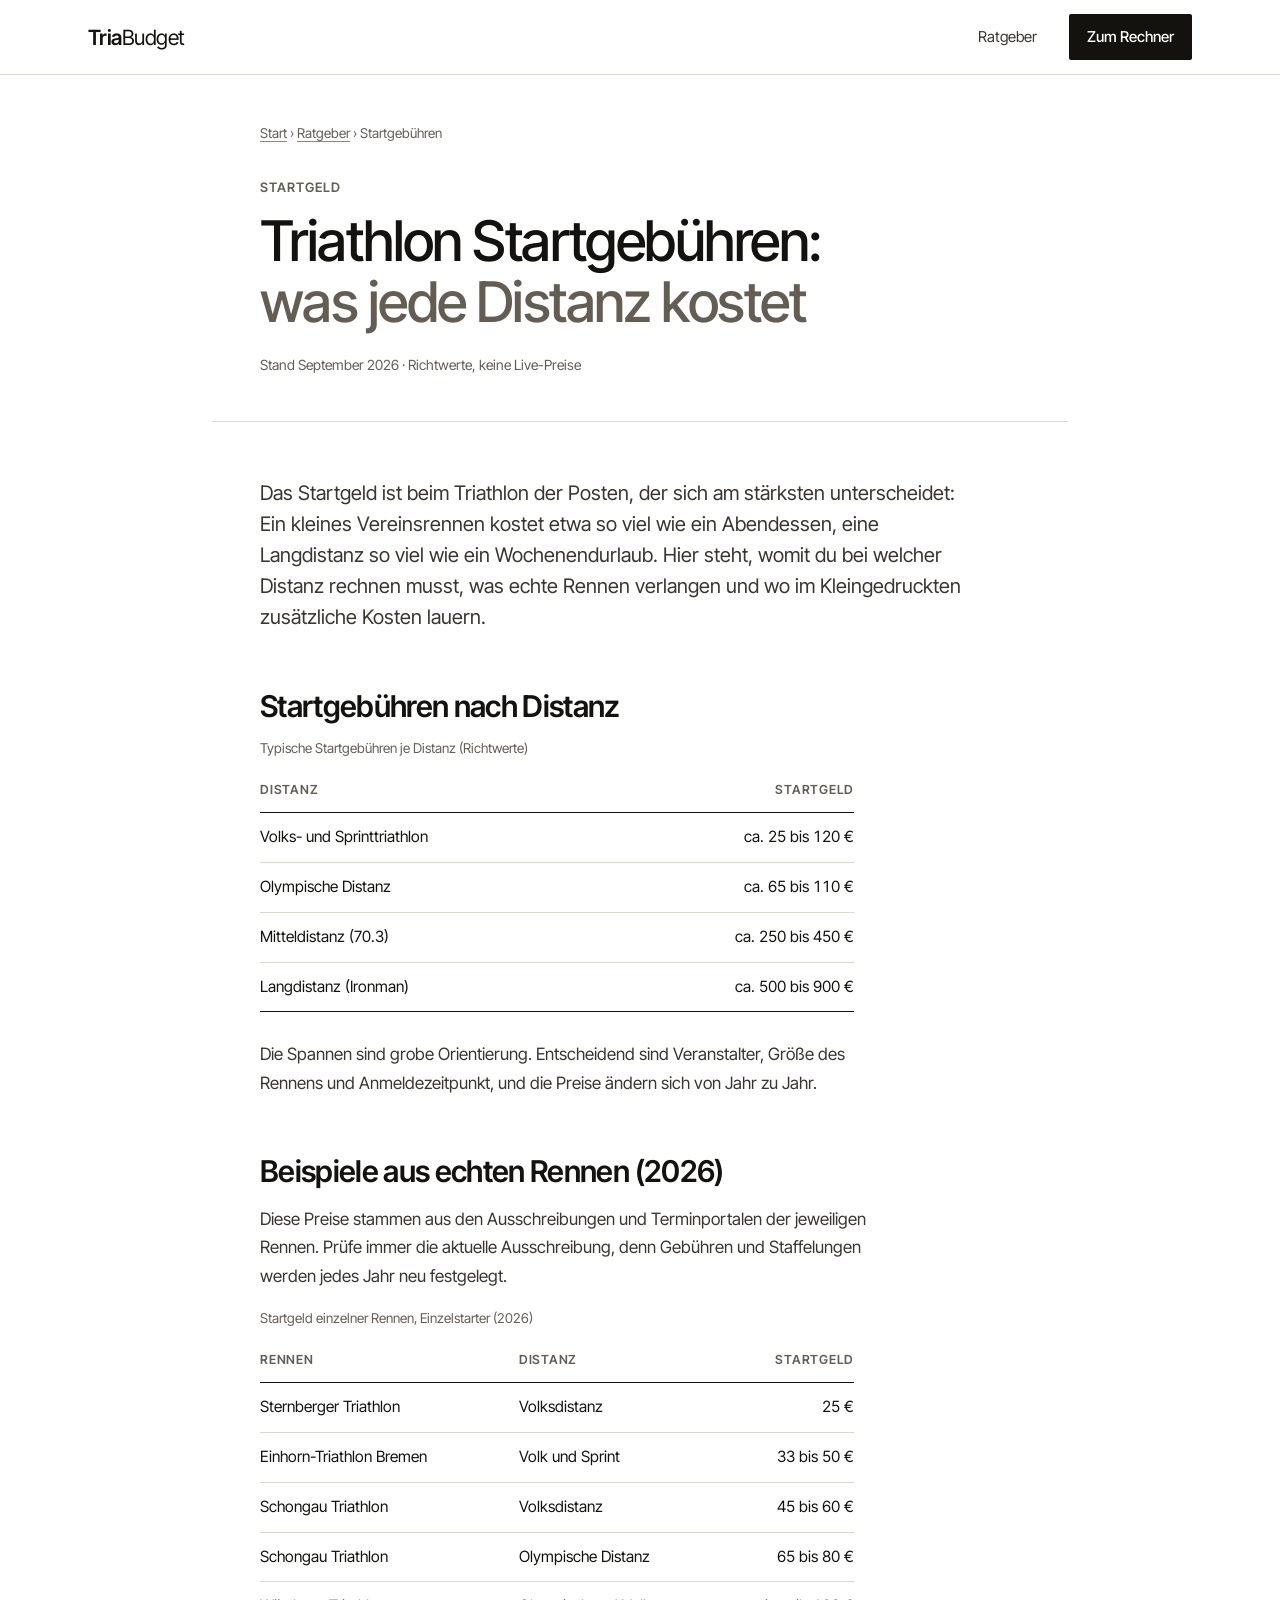
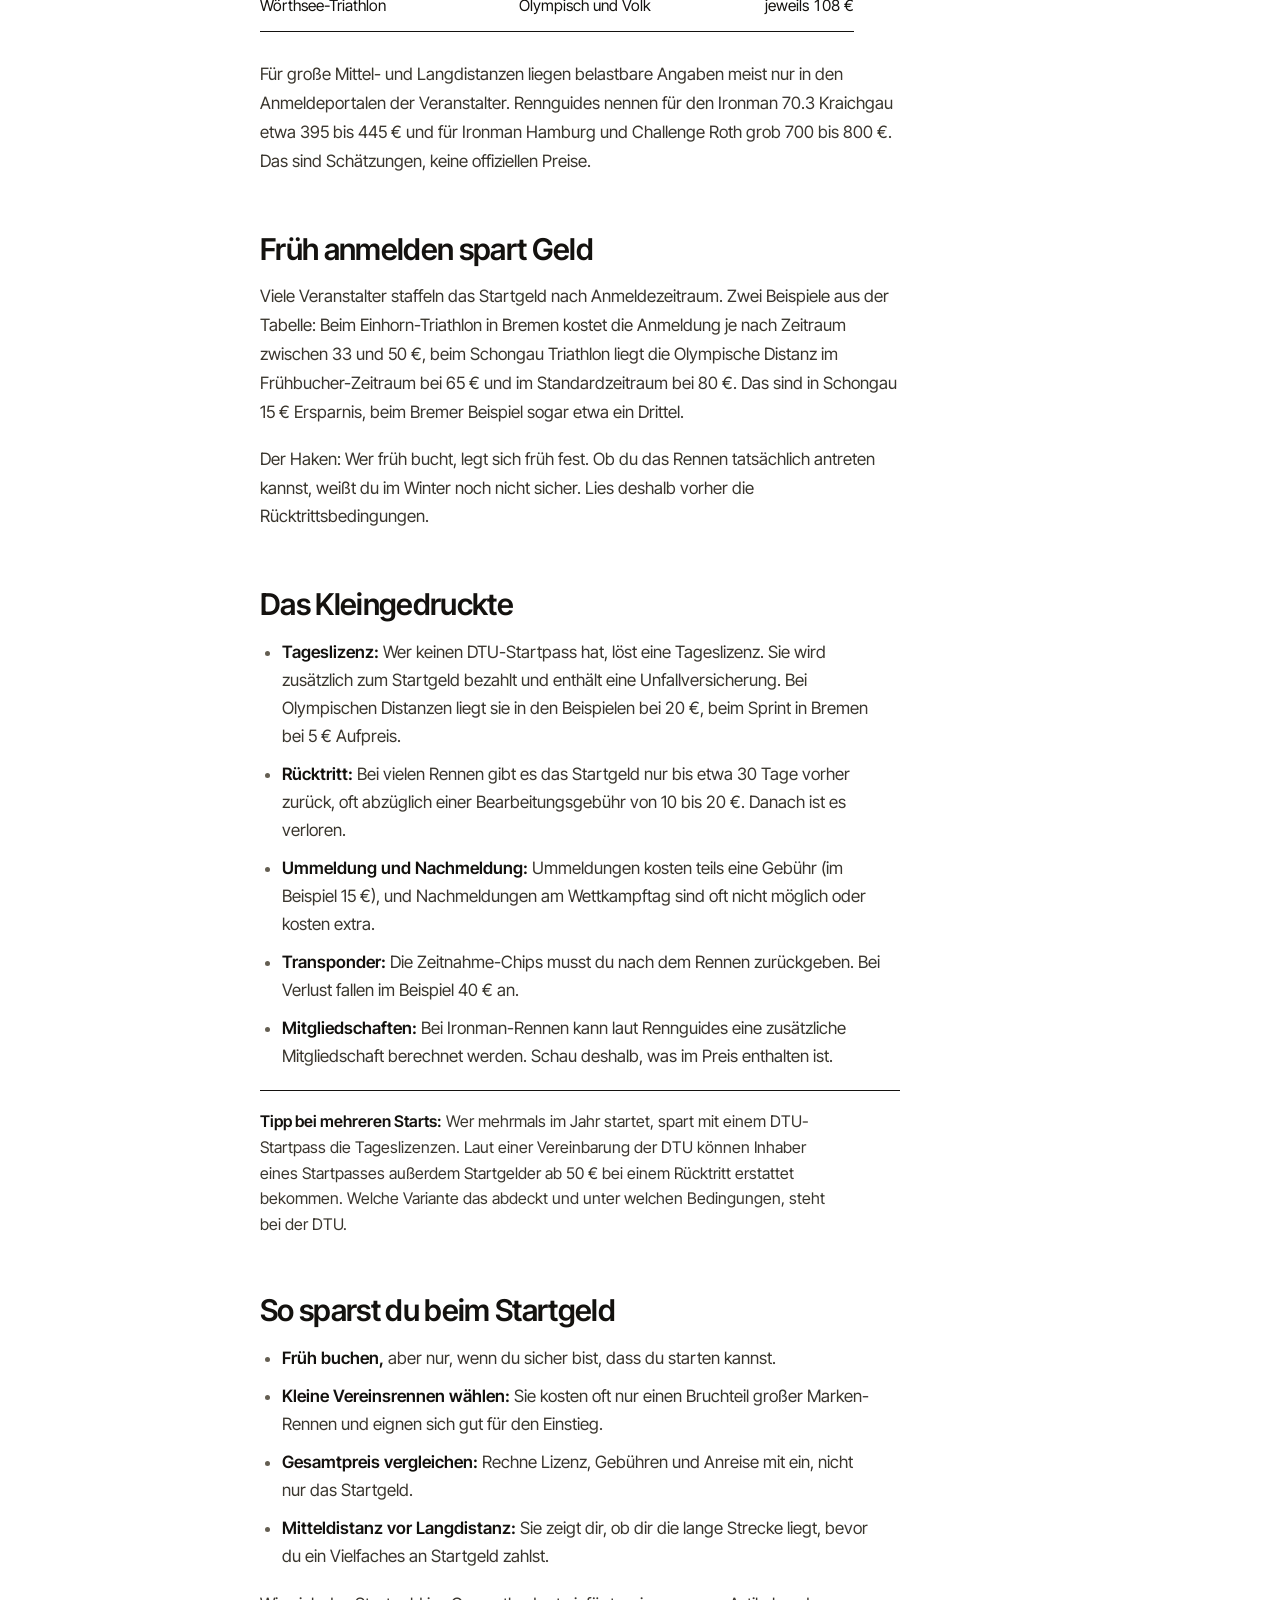
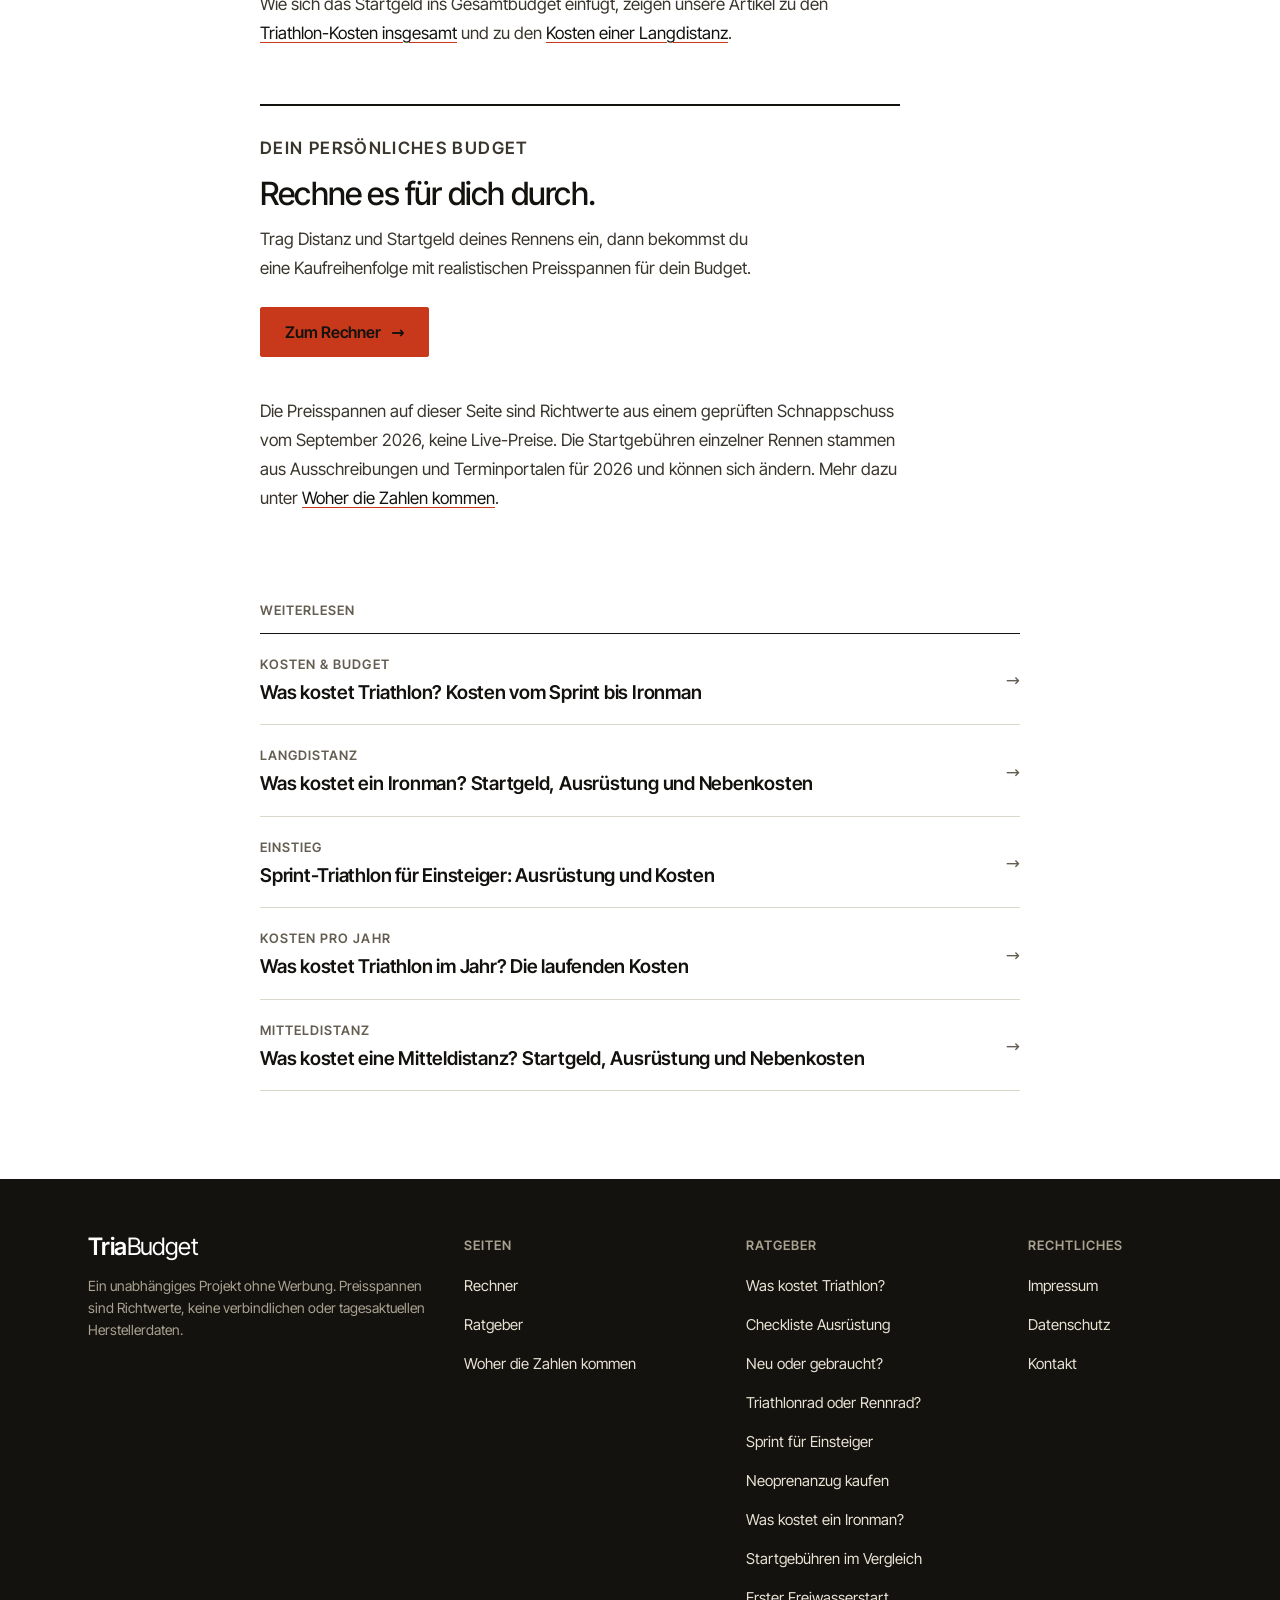
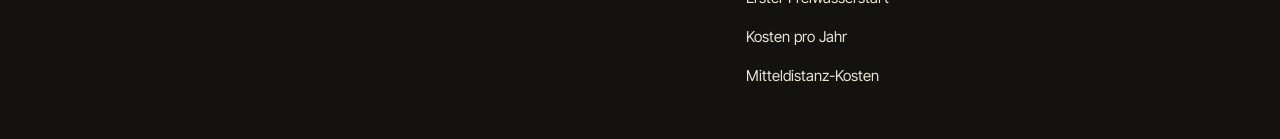
<file: triathlon-startgebuehren.html>
<!DOCTYPE html>
<html lang="de">
<head>
<meta charset="UTF-8">
<meta name="viewport" content="width=device-width, initial-scale=1.0">
<title>Triathlon Startgebühren: Was Sprint, Olympisch, Mitteldistanz und Ironman kosten | TriaBudget</title>
<meta name="description" content="Triathlon Startgebühren im Überblick: Was Sprint, Olympische Distanz, Mitteldistanz und Ironman an Startgeld kosten, mit Beispielen aus echten Rennen, Frühbucher-Rabatten und Kleingedrucktem.">
<link rel="canonical" href="https://www.triabudget.com/triathlon-startgebuehren.html">
<meta name="theme-color" content="#FFFFFF">
<meta name="color-scheme" content="light">
<meta property="og:type" content="article">
<meta property="og:title" content="Triathlon Startgebühren: Was Sprint, Olympisch, Mitteldistanz und Ironman kosten">
<meta property="og:description" content="Startgebühren vom Volkstriathlon bis zum Ironman mit Beispielen aus echten Rennen, Frühbucher-Rabatten und Kleingedrucktem.">
<meta property="og:image" content="https://www.triabudget.com/og.jpg">
<meta property="og:url" content="https://www.triabudget.com/triathlon-startgebuehren.html">
<meta name="twitter:card" content="summary_large_image">
<link rel="icon" href="favicon.svg" type="image/svg+xml">
<link rel="icon" href="favicon.ico" sizes="48x48">
<link rel="apple-touch-icon" href="apple-touch-icon.png">
<link rel="preload" href="inter-tight-var.woff2" as="font" type="font/woff2" crossorigin>
<link rel="stylesheet" href="article.css">
<script src="site-config.js" defer></script>
<script type="application/ld+json">
{
  "@context": "https://schema.org",
  "@type": "Article",
  "headline": "Triathlon Startgebühren: Was Sprint, Olympisch, Mitteldistanz und Ironman kosten",
  "description": "Startgebühren vom Volkstriathlon bis zum Ironman mit Beispielen aus echten Rennen, Frühbucher-Rabatten und Kleingedrucktem.",
  "author": { "@type": "Person", "name": "Paul Elias Helmis" },
  "publisher": { "@type": "Organization", "name": "TriaBudget" },
  "datePublished": "2026-10-28",
  "dateModified": "2026-10-28",
  "mainEntityOfPage": "https://www.triabudget.com/triathlon-startgebuehren.html",
  "image": "https://www.triabudget.com/og.jpg"
}
</script>
</head>
<body>

<a class="skip" href="#content">Zum Inhalt springen</a>

<header class="topbar">
  <a class="brand" href="index.html" aria-label="TriaBudget, Startseite">Tria<em>Budget</em></a>
  <nav class="topnav" aria-label="Hauptnavigation">
    <a href="index.html#ratgeber">Ratgeber</a>
    <a class="keep" href="index.html#rechner">Zum Rechner</a>
  </nav>
</header>

<main id="content">
  <div class="art-hero wrap">
    <p class="breadcrumb"><a href="index.html">Start</a> &rsaquo; <a href="index.html#ratgeber">Ratgeber</a> &rsaquo; Startgebühren</p>
    <p class="kicker">Startgeld</p>
    <h1>Triathlon Startgebühren: <em>was jede Distanz kostet</em></h1>
    <p class="art-meta">Stand <span class="stand-datum">September 2026</span> &middot; Richtwerte, keine Live-Preise</p>
  </div>

  <article class="article">
    <p class="lede">Das Startgeld ist beim Triathlon der Posten, der sich am stärksten unterscheidet: Ein kleines Vereinsrennen kostet etwa so viel wie ein Abendessen, eine Langdistanz so viel wie ein Wochenendurlaub. Hier steht, womit du bei welcher Distanz rechnen musst, was echte Rennen verlangen und wo im Kleingedruckten zusätzliche Kosten lauern.</p>

    <h2>Startgebühren nach Distanz</h2>
    <table class="pricetable">
      <caption>Typische Startgebühren je Distanz (Richtwerte)</caption>
      <thead>
        <tr><th>Distanz</th><th class="num">Startgeld</th></tr>
      </thead>
      <tbody>
        <tr><td>Volks- und Sprinttriathlon</td><td class="num">ca. 25 bis 120&nbsp;€</td></tr>
        <tr><td>Olympische Distanz</td><td class="num">ca. 65 bis 110&nbsp;€</td></tr>
        <tr><td>Mitteldistanz (70.3)</td><td class="num">ca. 250 bis 450&nbsp;€</td></tr>
        <tr><td>Langdistanz (Ironman)</td><td class="num">ca. 500 bis 900&nbsp;€</td></tr>
      </tbody>
    </table>
    <p>Die Spannen sind grobe Orientierung. Entscheidend sind Veranstalter, Größe des Rennens und Anmeldezeitpunkt, und die Preise ändern sich von Jahr zu Jahr.</p>

    <h2>Beispiele aus echten Rennen (2026)</h2>
    <p>Diese Preise stammen aus den Ausschreibungen und Terminportalen der jeweiligen Rennen. Prüfe immer die aktuelle Ausschreibung, denn Gebühren und Staffelungen werden jedes Jahr neu festgelegt.</p>
    <table class="pricetable">
      <caption>Startgeld einzelner Rennen, Einzelstarter (2026)</caption>
      <thead>
        <tr><th>Rennen</th><th>Distanz</th><th class="num">Startgeld</th></tr>
      </thead>
      <tbody>
        <tr><td>Sternberger Triathlon</td><td>Volksdistanz</td><td class="num">25&nbsp;€</td></tr>
        <tr><td>Einhorn-Triathlon Bremen</td><td>Volk und Sprint</td><td class="num">33 bis 50&nbsp;€</td></tr>
        <tr><td>Schongau Triathlon</td><td>Volksdistanz</td><td class="num">45 bis 60&nbsp;€</td></tr>
        <tr><td>Schongau Triathlon</td><td>Olympische Distanz</td><td class="num">65 bis 80&nbsp;€</td></tr>
        <tr><td>Wörthsee-Triathlon</td><td>Olympisch und Volk</td><td class="num">jeweils 108&nbsp;€</td></tr>
      </tbody>
    </table>
    <p>Für große Mittel- und Langdistanzen liegen belastbare Angaben meist nur in den Anmeldeportalen der Veranstalter. Rennguides nennen für den Ironman 70.3 Kraichgau etwa 395 bis 445&nbsp;€ und für Ironman Hamburg und Challenge Roth grob 700 bis 800&nbsp;€. Das sind Schätzungen, keine offiziellen Preise.</p>

    <h2>Früh anmelden spart Geld</h2>
    <p>Viele Veranstalter staffeln das Startgeld nach Anmeldezeitraum. Zwei Beispiele aus der Tabelle: Beim Einhorn-Triathlon in Bremen kostet die Anmeldung je nach Zeitraum zwischen 33 und 50&nbsp;€, beim Schongau Triathlon liegt die Olympische Distanz im Frühbucher-Zeitraum bei 65&nbsp;€ und im Standardzeitraum bei 80&nbsp;€. Das sind in Schongau 15&nbsp;€ Ersparnis, beim Bremer Beispiel sogar etwa ein Drittel.</p>
    <p>Der Haken: Wer früh bucht, legt sich früh fest. Ob du das Rennen tatsächlich antreten kannst, weißt du im Winter noch nicht sicher. Lies deshalb vorher die Rücktrittsbedingungen.</p>

    <h2>Das Kleingedruckte</h2>
    <ul>
      <li><strong>Tageslizenz:</strong> Wer keinen DTU-Startpass hat, löst eine Tageslizenz. Sie wird zusätzlich zum Startgeld bezahlt und enthält eine Unfallversicherung. Bei Olympischen Distanzen liegt sie in den Beispielen bei 20&nbsp;€, beim Sprint in Bremen bei 5&nbsp;€ Aufpreis.</li>
      <li><strong>Rücktritt:</strong> Bei vielen Rennen gibt es das Startgeld nur bis etwa 30 Tage vorher zurück, oft abzüglich einer Bearbeitungsgebühr von 10 bis 20&nbsp;€. Danach ist es verloren.</li>
      <li><strong>Ummeldung und Nachmeldung:</strong> Ummeldungen kosten teils eine Gebühr (im Beispiel 15&nbsp;€), und Nachmeldungen am Wettkampftag sind oft nicht möglich oder kosten extra.</li>
      <li><strong>Transponder:</strong> Die Zeitnahme-Chips musst du nach dem Rennen zurückgeben. Bei Verlust fallen im Beispiel 40&nbsp;€ an.</li>
      <li><strong>Mitgliedschaften:</strong> Bei Ironman-Rennen kann laut Rennguides eine zusätzliche Mitgliedschaft berechnet werden. Schau deshalb, was im Preis enthalten ist.</li>
    </ul>

    <div class="callout">
      <p><strong>Tipp bei mehreren Starts:</strong> Wer mehrmals im Jahr startet, spart mit einem DTU-Startpass die Tageslizenzen. Laut einer Vereinbarung der DTU können Inhaber eines Startpasses außerdem Startgelder ab 50&nbsp;€ bei einem Rücktritt erstattet bekommen. Welche Variante das abdeckt und unter welchen Bedingungen, steht bei der DTU.</p>
    </div>

    <h2>So sparst du beim Startgeld</h2>
    <ul>
      <li><strong>Früh buchen,</strong> aber nur, wenn du sicher bist, dass du starten kannst.</li>
      <li><strong>Kleine Vereinsrennen wählen:</strong> Sie kosten oft nur einen Bruchteil großer Marken-Rennen und eignen sich gut für den Einstieg.</li>
      <li><strong>Gesamtpreis vergleichen:</strong> Rechne Lizenz, Gebühren und Anreise mit ein, nicht nur das Startgeld.</li>
      <li><strong>Mitteldistanz vor Langdistanz:</strong> Sie zeigt dir, ob dir die lange Strecke liegt, bevor du ein Vielfaches an Startgeld zahlst.</li>
    </ul>
    <p>Wie sich das Startgeld ins Gesamtbudget einfügt, zeigen unsere Artikel zu den <a href="was-kostet-triathlon.html">Triathlon-Kosten insgesamt</a> und zu den <a href="ironman-kosten-langdistanz.html">Kosten einer Langdistanz</a>.</p>

    <div class="cta-box">
      <p class="kicker">Dein persönliches Budget</p>
      <h3>Rechne es für dich durch.</h3>
      <p>Trag Distanz und Startgeld deines Rennens ein, dann bekommst du eine Kaufreihenfolge mit realistischen Preisspannen für dein Budget.</p>
      <a class="btn" href="index.html#rechner">Zum Rechner <span aria-hidden="true">&rarr;</span></a>
    </div>

    <p>Die Preisspannen auf dieser Seite sind Richtwerte aus einem geprüften Schnappschuss vom <span class="stand-datum">September 2026</span>, keine Live-Preise. Die Startgebühren einzelner Rennen stammen aus Ausschreibungen und Terminportalen für 2026 und können sich ändern. Mehr dazu unter <a href="index.html#preise">Woher die Zahlen kommen</a>.</p>
  </article>

  <nav class="more wrap" aria-label="Weiterlesen">
    <h2>Weiterlesen</h2>
    <ul class="more-list">
      <li><a href="was-kostet-triathlon.html"><span class="tag-d">Kosten &amp; Budget</span><h3>Was kostet Triathlon? Kosten vom Sprint bis Ironman</h3></a></li>
      <li><a href="ironman-kosten-langdistanz.html"><span class="tag-d">Langdistanz</span><h3>Was kostet ein Ironman? Startgeld, Ausrüstung und Nebenkosten</h3></a></li>
      <li><a href="sprint-triathlon-einsteiger-budget.html"><span class="tag-d">Einstieg</span><h3>Sprint-Triathlon für Einsteiger: Ausrüstung und Kosten</h3></a></li>
      <li><a href="triathlon-kosten-pro-jahr.html"><span class="tag-d">Kosten pro Jahr</span><h3>Was kostet Triathlon im Jahr? Die laufenden Kosten</h3></a></li>
      <li><a href="mitteldistanz-triathlon-kosten.html"><span class="tag-d">Mitteldistanz</span><h3>Was kostet eine Mitteldistanz? Startgeld, Ausrüstung und Nebenkosten</h3></a></li>
    </ul>
  </nav>
</main>

<footer class="site-footer">
  <div class="foot-in">
    <div class="foot-brand">
      <div class="brand">Tria<em>Budget</em></div>
      <p>Ein unabh&auml;ngiges Projekt ohne Werbung. Preisspannen sind Richtwerte, keine verbindlichen oder tagesaktuellen Herstellerdaten.</p>
    </div>
    <nav class="foot-col" aria-label="Seiten">
      <p class="lbl">Seiten</p>
      <a href="index.html#rechner">Rechner</a>
      <a href="index.html#ratgeber">Ratgeber</a>
      <a href="index.html#preise">Woher die Zahlen kommen</a>
    </nav>
    <nav class="foot-col" aria-label="Ratgeber">
      <p class="lbl">Ratgeber</p>
      <a href="was-kostet-triathlon.html">Was kostet Triathlon?</a>
      <a href="triathlon-ausruestung-checkliste.html">Checkliste Ausr&uuml;stung</a>
      <a href="neu-oder-gebraucht-kaufen.html">Neu oder gebraucht?</a>
      <a href="triathlonrad-oder-rennrad.html">Triathlonrad oder Rennrad?</a>
      <a href="sprint-triathlon-einsteiger-budget.html">Sprint f&uuml;r Einsteiger</a>
      <a href="neoprenanzug-triathlon-kaufen.html">Neoprenanzug kaufen</a>
      <a href="ironman-kosten-langdistanz.html">Was kostet ein Ironman?</a>
      <a href="triathlon-startgebuehren.html">Startgebühren im Vergleich</a>
      <a href="freiwasser-triathlon-erster-start.html">Erster Freiwasserstart</a>
      <a href="triathlon-kosten-pro-jahr.html">Kosten pro Jahr</a>
      <a href="mitteldistanz-triathlon-kosten.html">Mitteldistanz-Kosten</a>
    </nav>
    <nav class="foot-col narrow" aria-label="Rechtliches">
      <p class="lbl">Rechtliches</p>
      <a href="index.html#impressum">Impressum</a>
      <a href="index.html#datenschutz">Datenschutz</a>
      <a href="index.html#impressum">Kontakt</a>
    </nav>
  </div>
</footer>

</body>
</html>
</file>
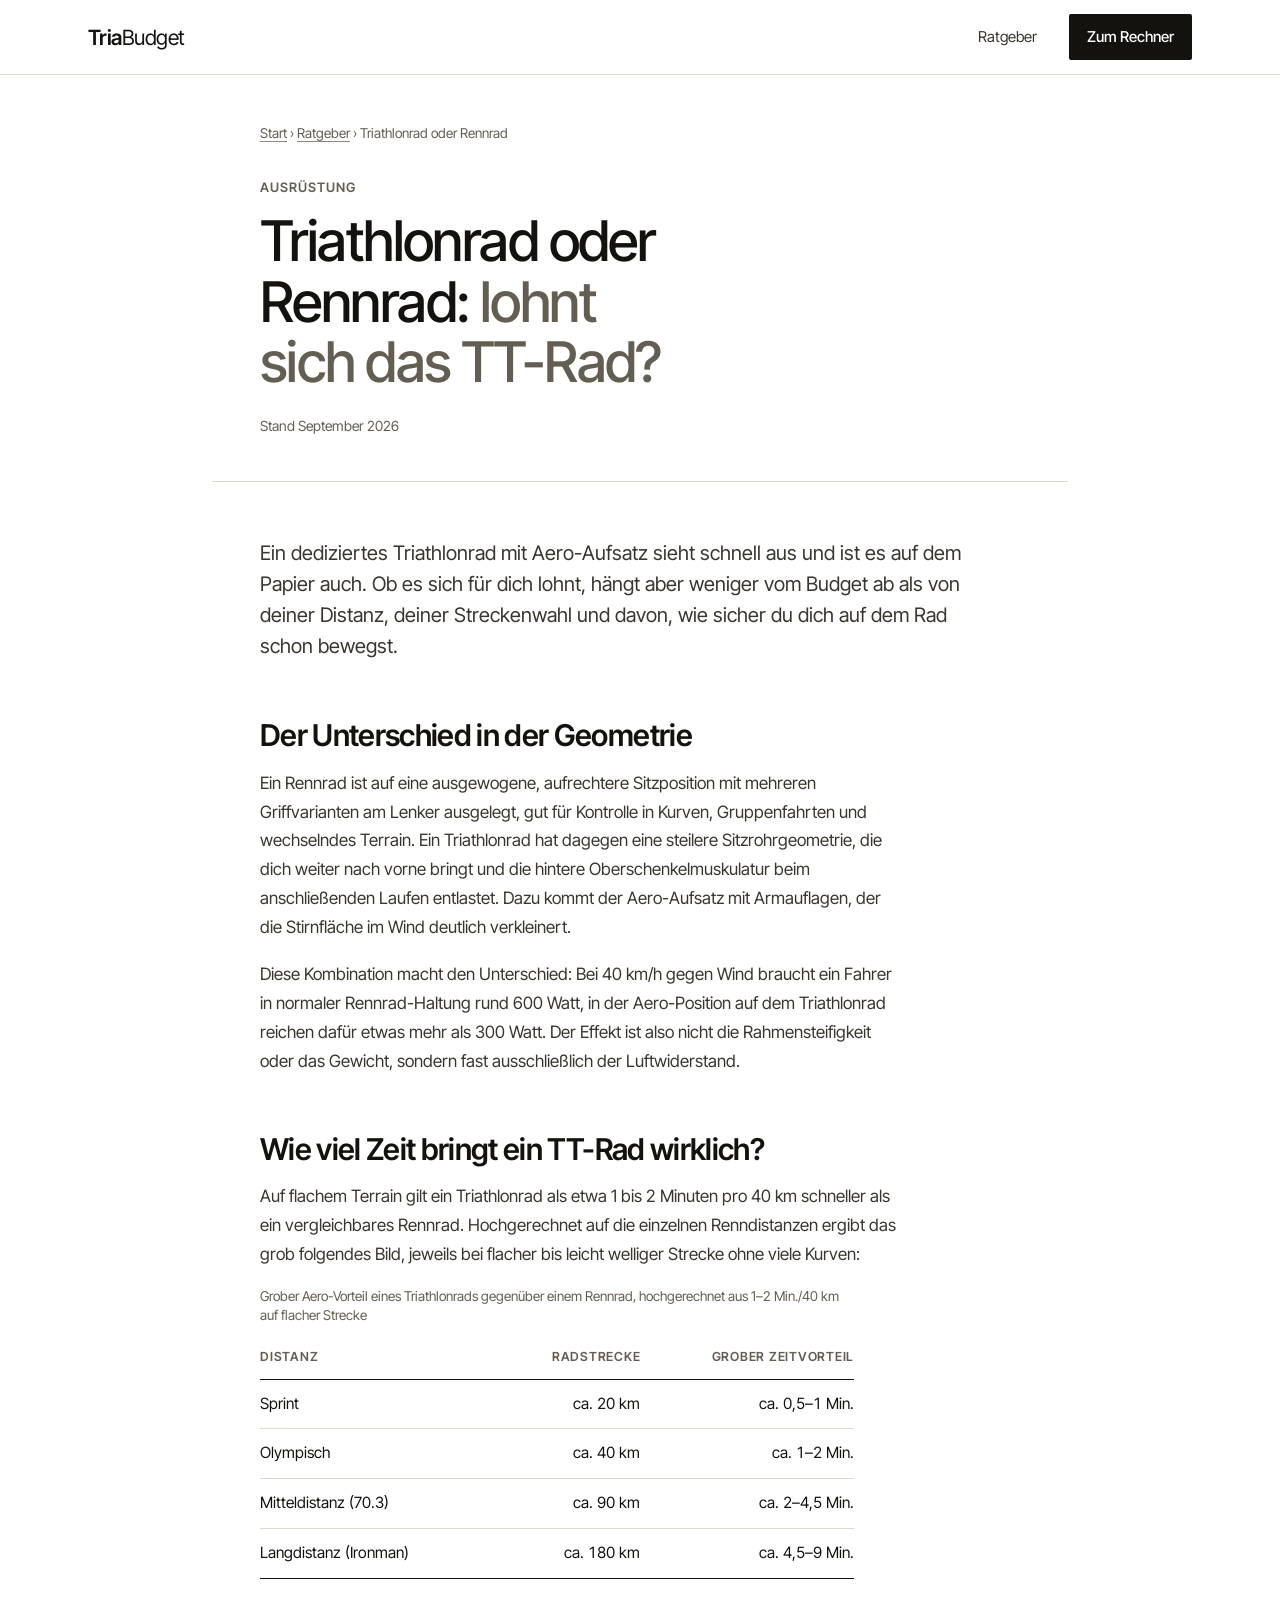
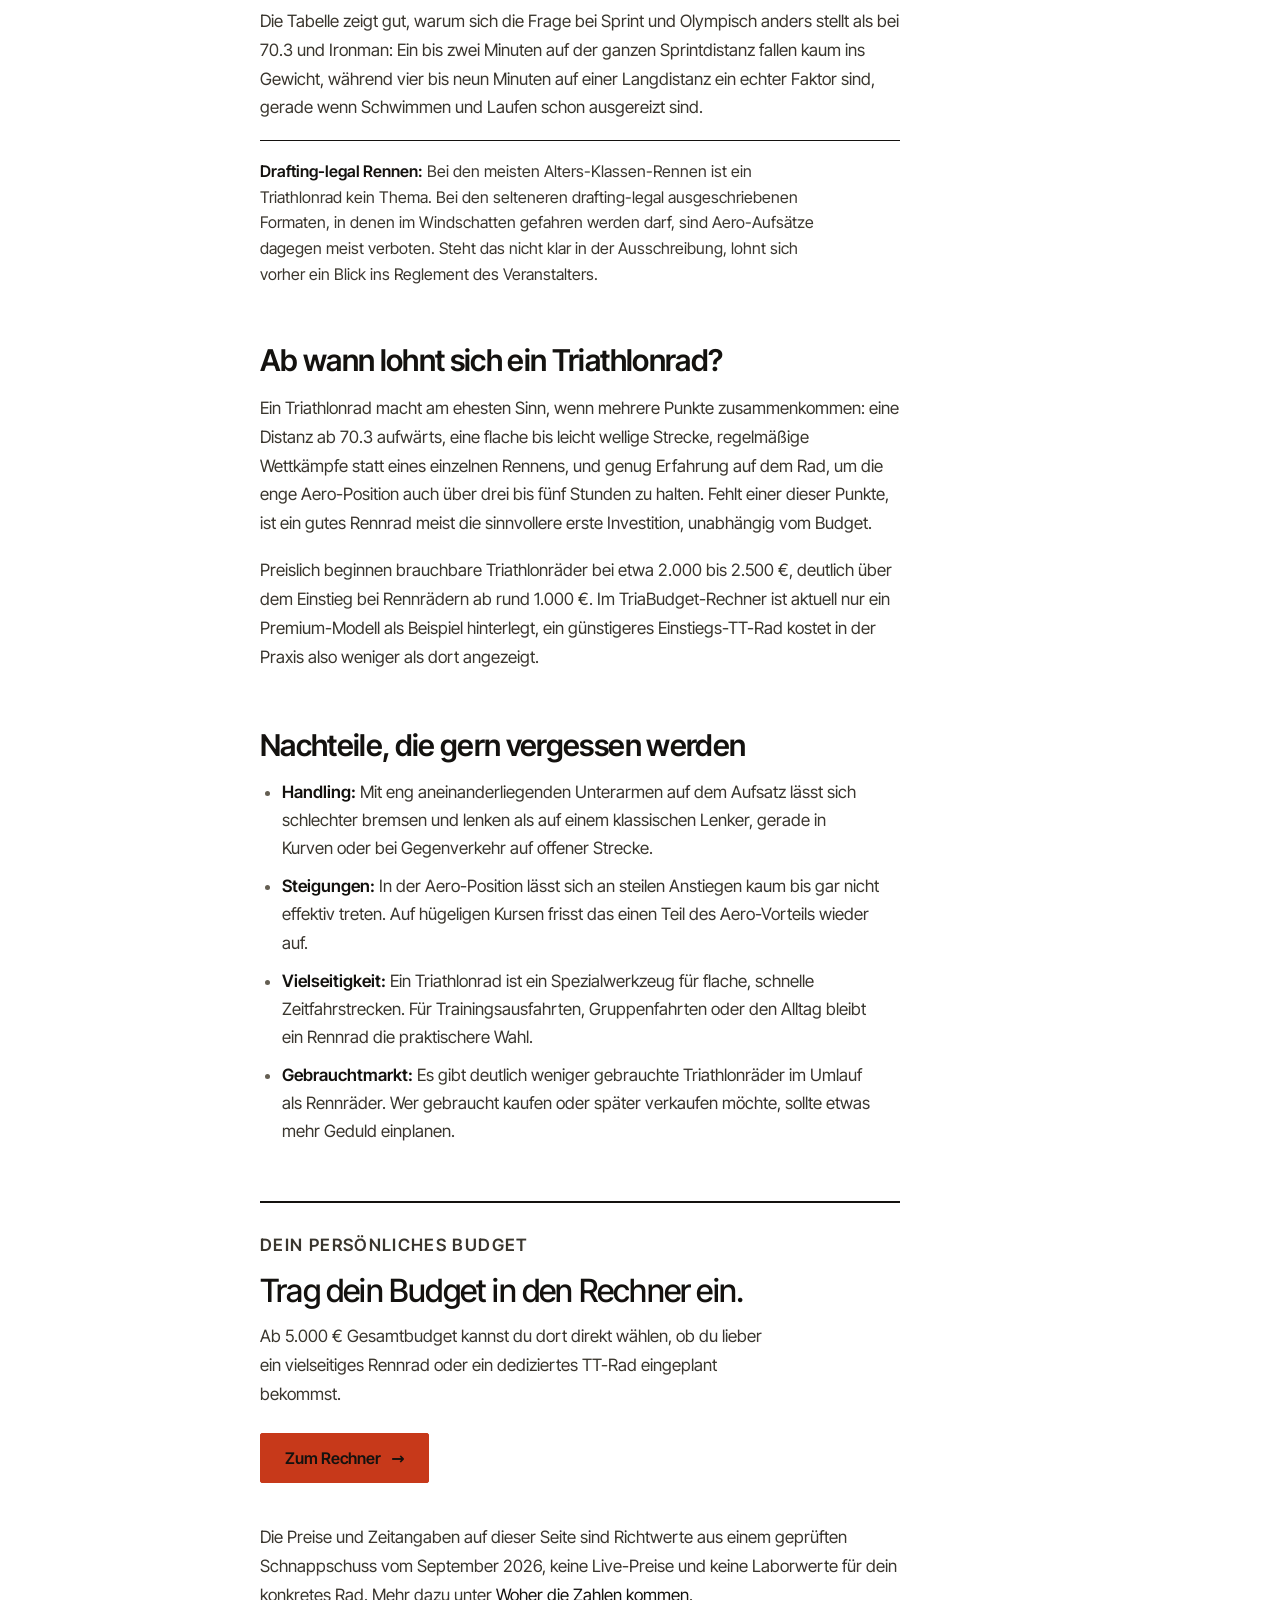
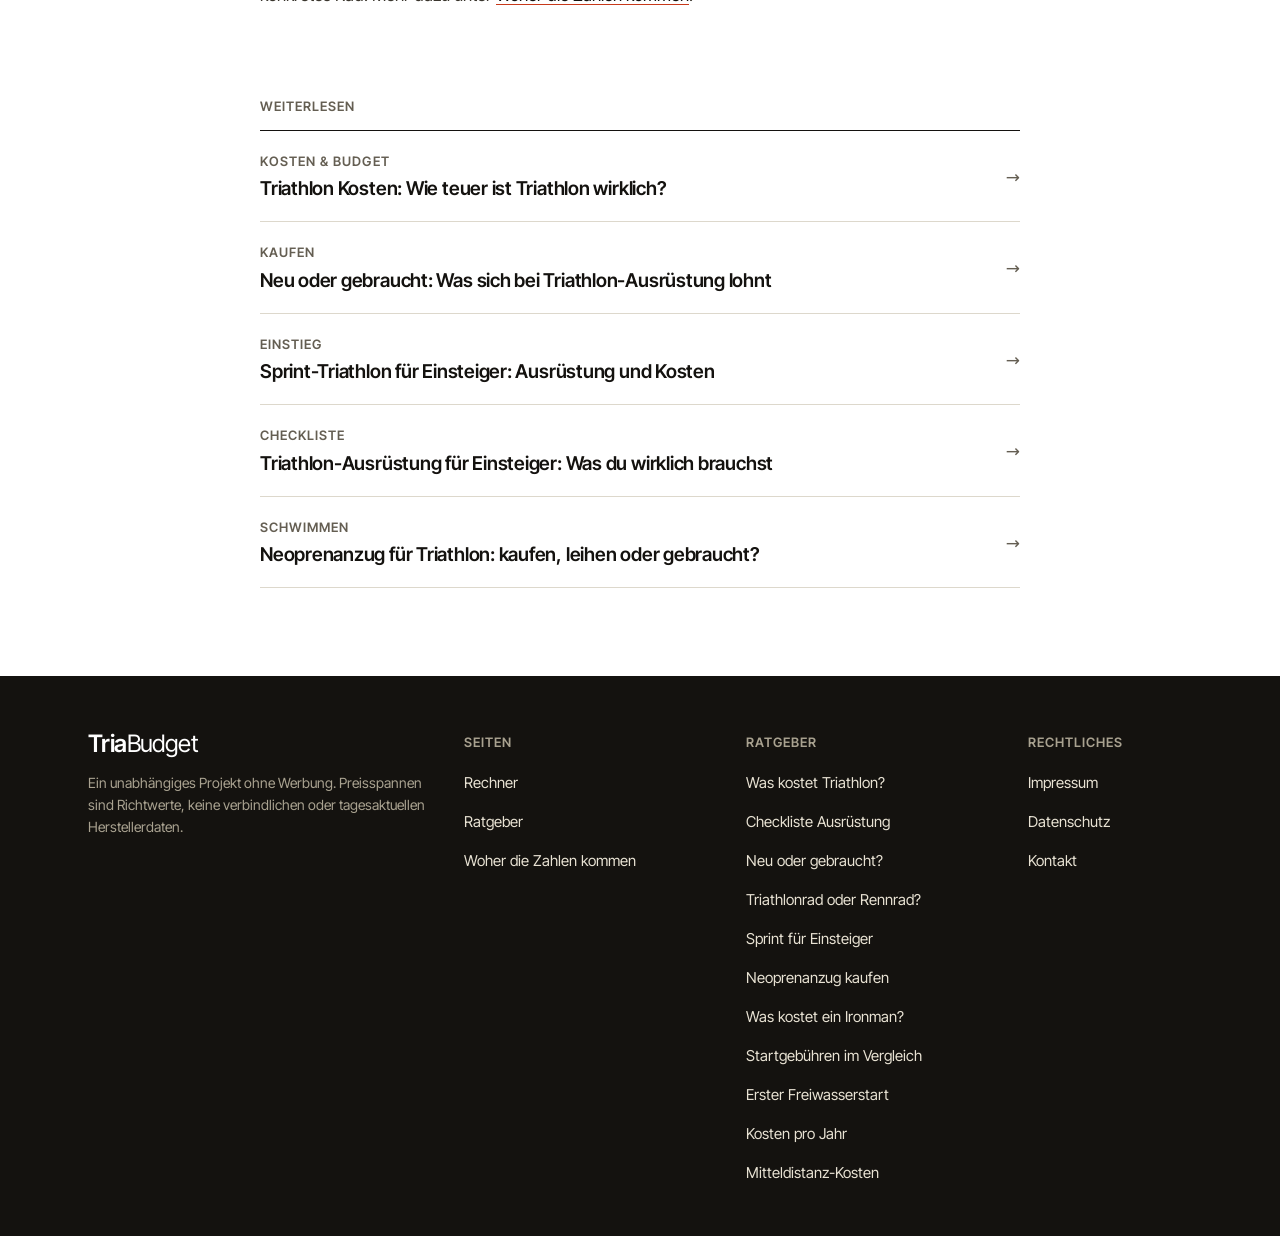
<file: triathlonrad-oder-rennrad.html>
<!DOCTYPE html>
<html lang="de">
<head>
<meta charset="UTF-8">
<meta name="viewport" content="width=device-width, initial-scale=1.0">
<title>Triathlonrad oder Rennrad: Lohnt sich ein TT-Rad? | TriaBudget</title>
<meta name="description" content="Triathlonrad vs. Rennrad im Vergleich: Aero-Vorteil, Preis, Vielseitigkeit und ab welcher Distanz und welchem Budget sich ein eigenes TT-Rad wirklich lohnt.">
<link rel="canonical" href="https://www.triabudget.com/triathlonrad-oder-rennrad.html">
<meta name="theme-color" content="#FFFFFF">
<meta name="color-scheme" content="light">
<meta property="og:type" content="article">
<meta property="og:title" content="Triathlonrad oder Rennrad: Lohnt sich ein TT-Rad?">
<meta property="og:description" content="Aero-Vorteil, Preis und Vielseitigkeit im Vergleich, und ab wann sich ein eigenes Triathlonrad wirklich lohnt.">
<meta property="og:image" content="https://www.triabudget.com/og.jpg">
<meta property="og:url" content="https://www.triabudget.com/triathlonrad-oder-rennrad.html">
<meta name="twitter:card" content="summary_large_image">
<link rel="icon" href="favicon.svg" type="image/svg+xml">
<link rel="icon" href="favicon.ico" sizes="48x48">
<link rel="apple-touch-icon" href="apple-touch-icon.png">
<link rel="preload" href="inter-tight-var.woff2" as="font" type="font/woff2" crossorigin>
<link rel="stylesheet" href="article.css">
<script src="site-config.js" defer></script>
<script type="application/ld+json">
{
  "@context": "https://schema.org",
  "@type": "Article",
  "headline": "Triathlonrad oder Rennrad: Lohnt sich ein TT-Rad?",
  "description": "Aero-Vorteil, Preis und Vielseitigkeit im Vergleich, und ab welcher Distanz und welchem Budget sich ein eigenes Triathlonrad wirklich lohnt.",
  "author": { "@type": "Person", "name": "Paul Elias Helmis" },
  "publisher": { "@type": "Organization", "name": "TriaBudget" },
  "datePublished": "2026-09-23",
  "dateModified": "2026-09-23",
  "mainEntityOfPage": "https://www.triabudget.com/triathlonrad-oder-rennrad.html",
  "image": "https://www.triabudget.com/og.jpg"
}
</script>
</head>
<body>

<a class="skip" href="#content">Zum Inhalt springen</a>

<header class="topbar">
  <a class="brand" href="index.html" aria-label="TriaBudget, Startseite">Tria<em>Budget</em></a>
  <nav class="topnav" aria-label="Hauptnavigation">
    <a href="index.html#ratgeber">Ratgeber</a>
    <a class="keep" href="index.html#rechner">Zum Rechner</a>
  </nav>
</header>

<main id="content">
  <div class="art-hero wrap">
    <p class="breadcrumb"><a href="index.html">Start</a> &rsaquo; <a href="index.html#ratgeber">Ratgeber</a> &rsaquo; Triathlonrad oder Rennrad</p>
    <p class="kicker">Ausr&uuml;stung</p>
    <h1>Triathlonrad oder Rennrad: <em>lohnt sich das TT-Rad?</em></h1>
    <p class="art-meta">Stand <span class="stand-datum">September 2026</span></p>
  </div>

  <article class="article">
    <p class="lede">Ein dediziertes Triathlonrad mit Aero-Aufsatz sieht schnell aus und ist es auf dem Papier auch. Ob es sich für dich lohnt, hängt aber weniger vom Budget ab als von deiner Distanz, deiner Streckenwahl und davon, wie sicher du dich auf dem Rad schon bewegst.</p>

    <h2>Der Unterschied in der Geometrie</h2>
    <p>Ein Rennrad ist auf eine ausgewogene, aufrechtere Sitzposition mit mehreren Griffvarianten am Lenker ausgelegt, gut für Kontrolle in Kurven, Gruppenfahrten und wechselndes Terrain. Ein Triathlonrad hat dagegen eine steilere Sitzrohrgeometrie, die dich weiter nach vorne bringt und die hintere Oberschenkelmuskulatur beim anschlie&szlig;enden Laufen entlastet. Dazu kommt der Aero-Aufsatz mit Armauflagen, der die Stirnfl&auml;che im Wind deutlich verkleinert.</p>
    <p>Diese Kombination macht den Unterschied: Bei 40&nbsp;km/h gegen Wind braucht ein Fahrer in normaler Rennrad-Haltung rund 600&nbsp;Watt, in der Aero-Position auf dem Triathlonrad reichen daf&uuml;r etwas mehr als 300&nbsp;Watt. Der Effekt ist also nicht die Rahmensteifigkeit oder das Gewicht, sondern fast ausschlie&szlig;lich der Luftwiderstand.</p>

    <h2>Wie viel Zeit bringt ein TT-Rad wirklich?</h2>
    <p>Auf flachem Terrain gilt ein Triathlonrad als etwa 1 bis 2&nbsp;Minuten pro 40&nbsp;km schneller als ein vergleichbares Rennrad. Hochgerechnet auf die einzelnen Renndistanzen ergibt das grob folgendes Bild, jeweils bei flacher bis leicht welliger Strecke ohne viele Kurven:</p>

    <table class="pricetable">
      <caption>Grober Aero-Vorteil eines Triathlonrads gegen&uuml;ber einem Rennrad, hochgerechnet aus 1&ndash;2&nbsp;Min./40&nbsp;km auf flacher Strecke</caption>
      <thead>
        <tr><th>Distanz</th><th class="num">Radstrecke</th><th class="num">Grober Zeitvorteil</th></tr>
      </thead>
      <tbody>
        <tr><td>Sprint</td><td class="num">ca. 20&nbsp;km</td><td class="num">ca. 0,5&ndash;1&nbsp;Min.</td></tr>
        <tr><td>Olympisch</td><td class="num">ca. 40&nbsp;km</td><td class="num">ca. 1&ndash;2&nbsp;Min.</td></tr>
        <tr><td>Mitteldistanz (70.3)</td><td class="num">ca. 90&nbsp;km</td><td class="num">ca. 2&ndash;4,5&nbsp;Min.</td></tr>
        <tr><td>Langdistanz (Ironman)</td><td class="num">ca. 180&nbsp;km</td><td class="num">ca. 4,5&ndash;9&nbsp;Min.</td></tr>
      </tbody>
    </table>

    <p>Die Tabelle zeigt gut, warum sich die Frage bei Sprint und Olympisch anders stellt als bei 70.3 und Ironman: Ein bis zwei Minuten auf der ganzen Sprintdistanz fallen kaum ins Gewicht, während vier bis neun Minuten auf einer Langdistanz ein echter Faktor sind, gerade wenn Schwimmen und Laufen schon ausgereizt sind.</p>

    <div class="callout">
      <p><strong>Drafting-legal Rennen:</strong> Bei den meisten Alters-Klassen-Rennen ist ein Triathlonrad kein Thema. Bei den selteneren drafting-legal ausgeschriebenen Formaten, in denen im Windschatten gefahren werden darf, sind Aero-Aufsätze dagegen meist verboten. Steht das nicht klar in der Ausschreibung, lohnt sich vorher ein Blick ins Reglement des Veranstalters.</p>
    </div>

    <h2>Ab wann lohnt sich ein Triathlonrad?</h2>
    <p>Ein Triathlonrad macht am ehesten Sinn, wenn mehrere Punkte zusammenkommen: eine Distanz ab 70.3 aufw&auml;rts, eine flache bis leicht wellige Strecke, regelm&auml;&szlig;ige Wettk&auml;mpfe statt eines einzelnen Rennens, und genug Erfahrung auf dem Rad, um die enge Aero-Position auch &uuml;ber drei bis f&uuml;nf Stunden zu halten. Fehlt einer dieser Punkte, ist ein gutes Rennrad meist die sinnvollere erste Investition, unabh&auml;ngig vom Budget.</p>
    <p>Preislich beginnen brauchbare Triathlonr&auml;der bei etwa 2.000 bis 2.500&nbsp;&euro;, deutlich &uuml;ber dem Einstieg bei Rennr&auml;dern ab rund 1.000&nbsp;&euro;. Im TriaBudget-Rechner ist aktuell nur ein Premium-Modell als Beispiel hinterlegt, ein g&uuml;nstigeres Einstiegs-TT-Rad kostet in der Praxis also weniger als dort angezeigt.</p>

    <h2>Nachteile, die gern vergessen werden</h2>
    <ul>
      <li><strong>Handling:</strong> Mit eng aneinanderliegenden Unterarmen auf dem Aufsatz lässt sich schlechter bremsen und lenken als auf einem klassischen Lenker, gerade in Kurven oder bei Gegenverkehr auf offener Strecke.</li>
      <li><strong>Steigungen:</strong> In der Aero-Position lässt sich an steilen Anstiegen kaum bis gar nicht effektiv treten. Auf hügeligen Kursen frisst das einen Teil des Aero-Vorteils wieder auf.</li>
      <li><strong>Vielseitigkeit:</strong> Ein Triathlonrad ist ein Spezialwerkzeug für flache, schnelle Zeitfahrstrecken. Für Trainingsausfahrten, Gruppenfahrten oder den Alltag bleibt ein Rennrad die praktischere Wahl.</li>
      <li><strong>Gebrauchtmarkt:</strong> Es gibt deutlich weniger gebrauchte Triathlonräder im Umlauf als Rennräder. Wer gebraucht kaufen oder später verkaufen möchte, sollte etwas mehr Geduld einplanen.</li>
    </ul>

    <div class="cta-box">
      <p class="kicker">Dein persönliches Budget</p>
      <h3>Trag dein Budget in den Rechner ein.</h3>
      <p>Ab 5.000&nbsp;&euro; Gesamtbudget kannst du dort direkt w&auml;hlen, ob du lieber ein vielseitiges Rennrad oder ein dediziertes TT-Rad eingeplant bekommst.</p>
      <a class="btn" href="index.html#rechner">Zum Rechner <span aria-hidden="true">&rarr;</span></a>
    </div>

    <p>Die Preise und Zeitangaben auf dieser Seite sind Richtwerte aus einem gepr&uuml;ften Schnappschuss vom <span class="stand-datum">September 2026</span>, keine Live-Preise und keine Laborwerte für dein konkretes Rad. Mehr dazu unter <a href="index.html#preise">Woher die Zahlen kommen</a>.</p>
  </article>

  <nav class="more wrap" aria-label="Weiterlesen">
    <h2>Weiterlesen</h2>
    <ul class="more-list">
      <li><a href="was-kostet-triathlon.html"><span class="tag-d">Kosten &amp; Budget</span><h3>Triathlon Kosten: Wie teuer ist Triathlon wirklich?</h3></a></li>
      <li><a href="neu-oder-gebraucht-kaufen.html"><span class="tag-d">Kaufen</span><h3>Neu oder gebraucht: Was sich bei Triathlon-Ausrüstung lohnt</h3></a></li>
      <li><a href="sprint-triathlon-einsteiger-budget.html"><span class="tag-d">Einstieg</span><h3>Sprint-Triathlon für Einsteiger: Ausrüstung und Kosten</h3></a></li>
    
      <li><a href="triathlon-ausruestung-checkliste.html"><span class="tag-d">Checkliste</span><h3>Triathlon-Ausrüstung für Einsteiger: Was du wirklich brauchst</h3></a></li>
      <li><a href="neoprenanzug-triathlon-kaufen.html"><span class="tag-d">Schwimmen</span><h3>Neoprenanzug für Triathlon: kaufen, leihen oder gebraucht?</h3></a></li>
    </ul>
  </nav>
</main>

<footer class="site-footer">
  <div class="foot-in">
    <div class="foot-brand">
      <div class="brand">Tria<em>Budget</em></div>
      <p>Ein unabh&auml;ngiges Projekt ohne Werbung. Preisspannen sind Richtwerte, keine verbindlichen oder tagesaktuellen Herstellerdaten.</p>
    </div>
    <nav class="foot-col" aria-label="Seiten">
      <p class="lbl">Seiten</p>
      <a href="index.html#rechner">Rechner</a>
      <a href="index.html#ratgeber">Ratgeber</a>
      <a href="index.html#preise">Woher die Zahlen kommen</a>
    </nav>
    <nav class="foot-col" aria-label="Ratgeber">
      <p class="lbl">Ratgeber</p>
      <a href="was-kostet-triathlon.html">Was kostet Triathlon?</a>
      <a href="triathlon-ausruestung-checkliste.html">Checkliste Ausr&uuml;stung</a>
      <a href="neu-oder-gebraucht-kaufen.html">Neu oder gebraucht?</a>
      <a href="triathlonrad-oder-rennrad.html">Triathlonrad oder Rennrad?</a>
      <a href="sprint-triathlon-einsteiger-budget.html">Sprint f&uuml;r Einsteiger</a>
      <a href="neoprenanzug-triathlon-kaufen.html">Neoprenanzug kaufen</a>
      <a href="ironman-kosten-langdistanz.html">Was kostet ein Ironman?</a>
      <a href="triathlon-startgebuehren.html">Startgebühren im Vergleich</a>
      <a href="freiwasser-triathlon-erster-start.html">Erster Freiwasserstart</a>
      <a href="triathlon-kosten-pro-jahr.html">Kosten pro Jahr</a>
      <a href="mitteldistanz-triathlon-kosten.html">Mitteldistanz-Kosten</a>
    </nav>
    <nav class="foot-col narrow" aria-label="Rechtliches">
      <p class="lbl">Rechtliches</p>
      <a href="index.html#impressum">Impressum</a>
      <a href="index.html#datenschutz">Datenschutz</a>
      <a href="index.html#impressum">Kontakt</a>
    </nav>
  </div>
</footer>

</body>
</html>
</file>
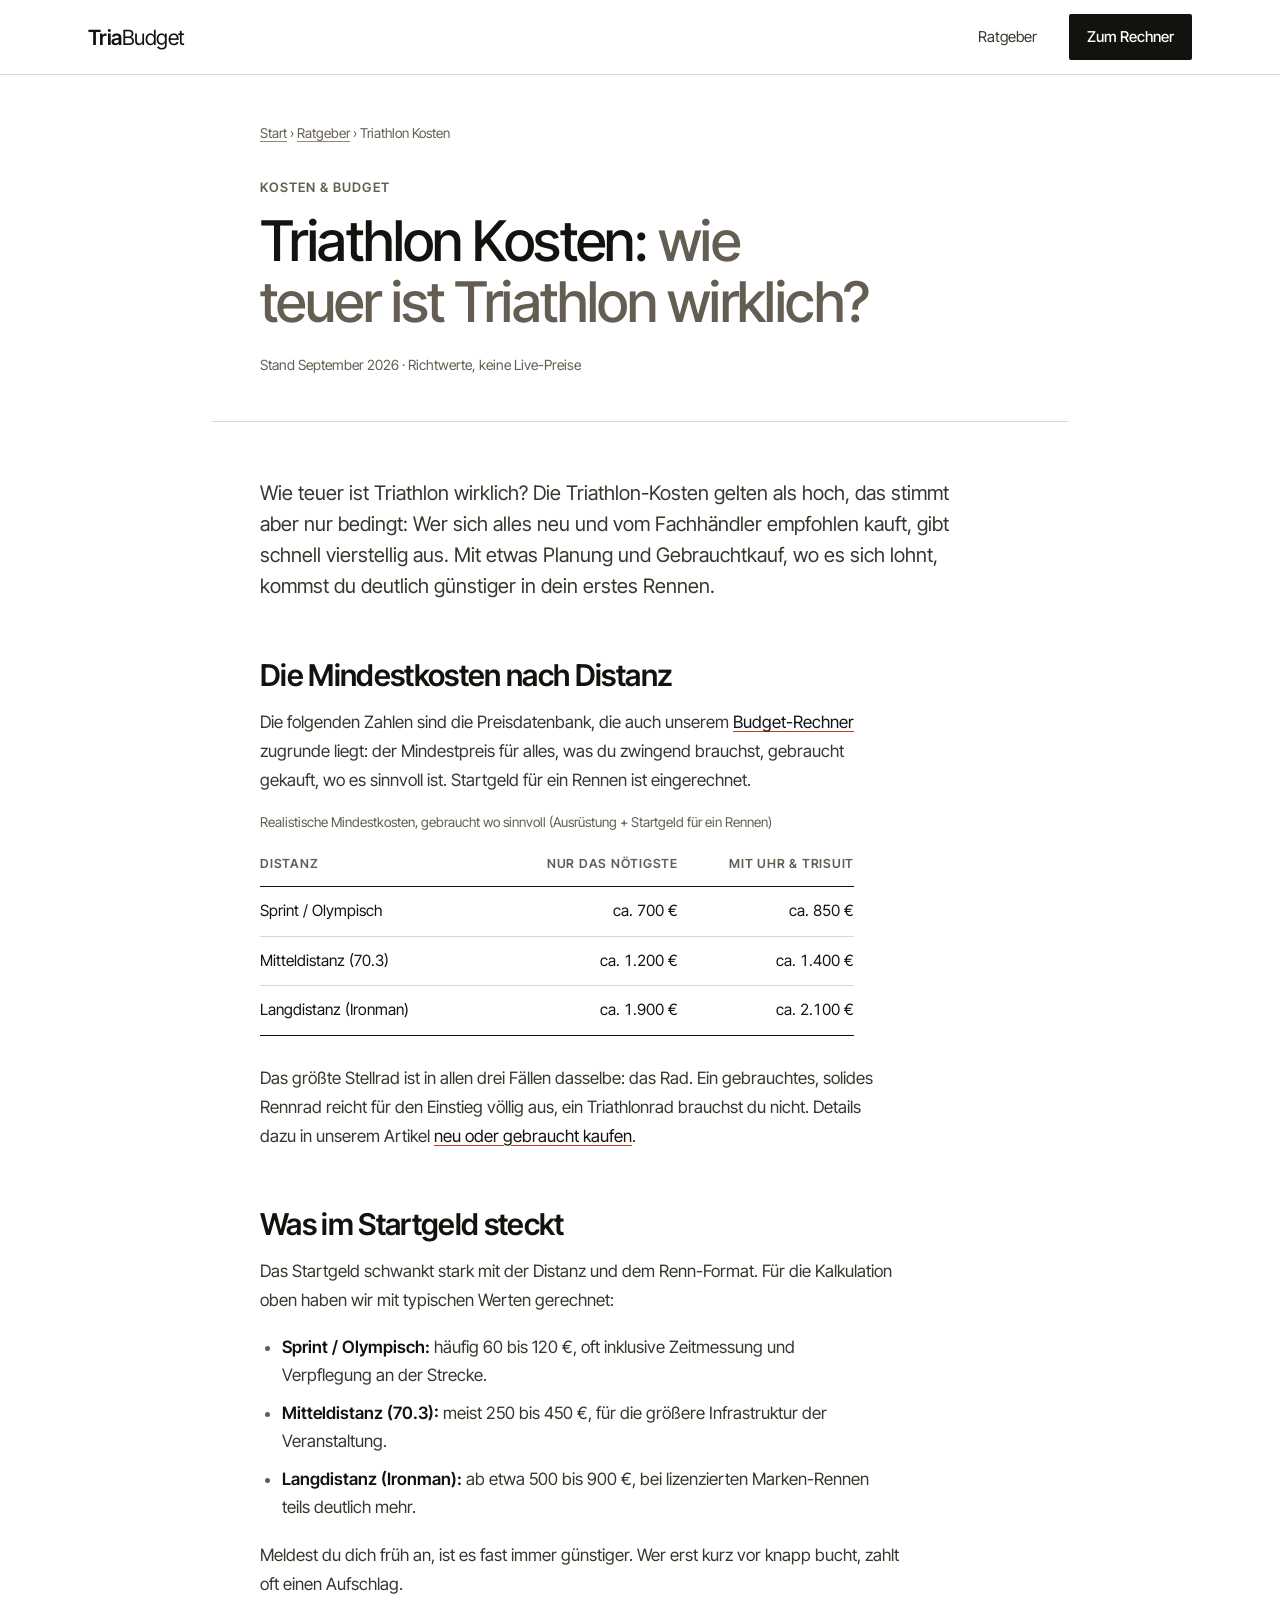
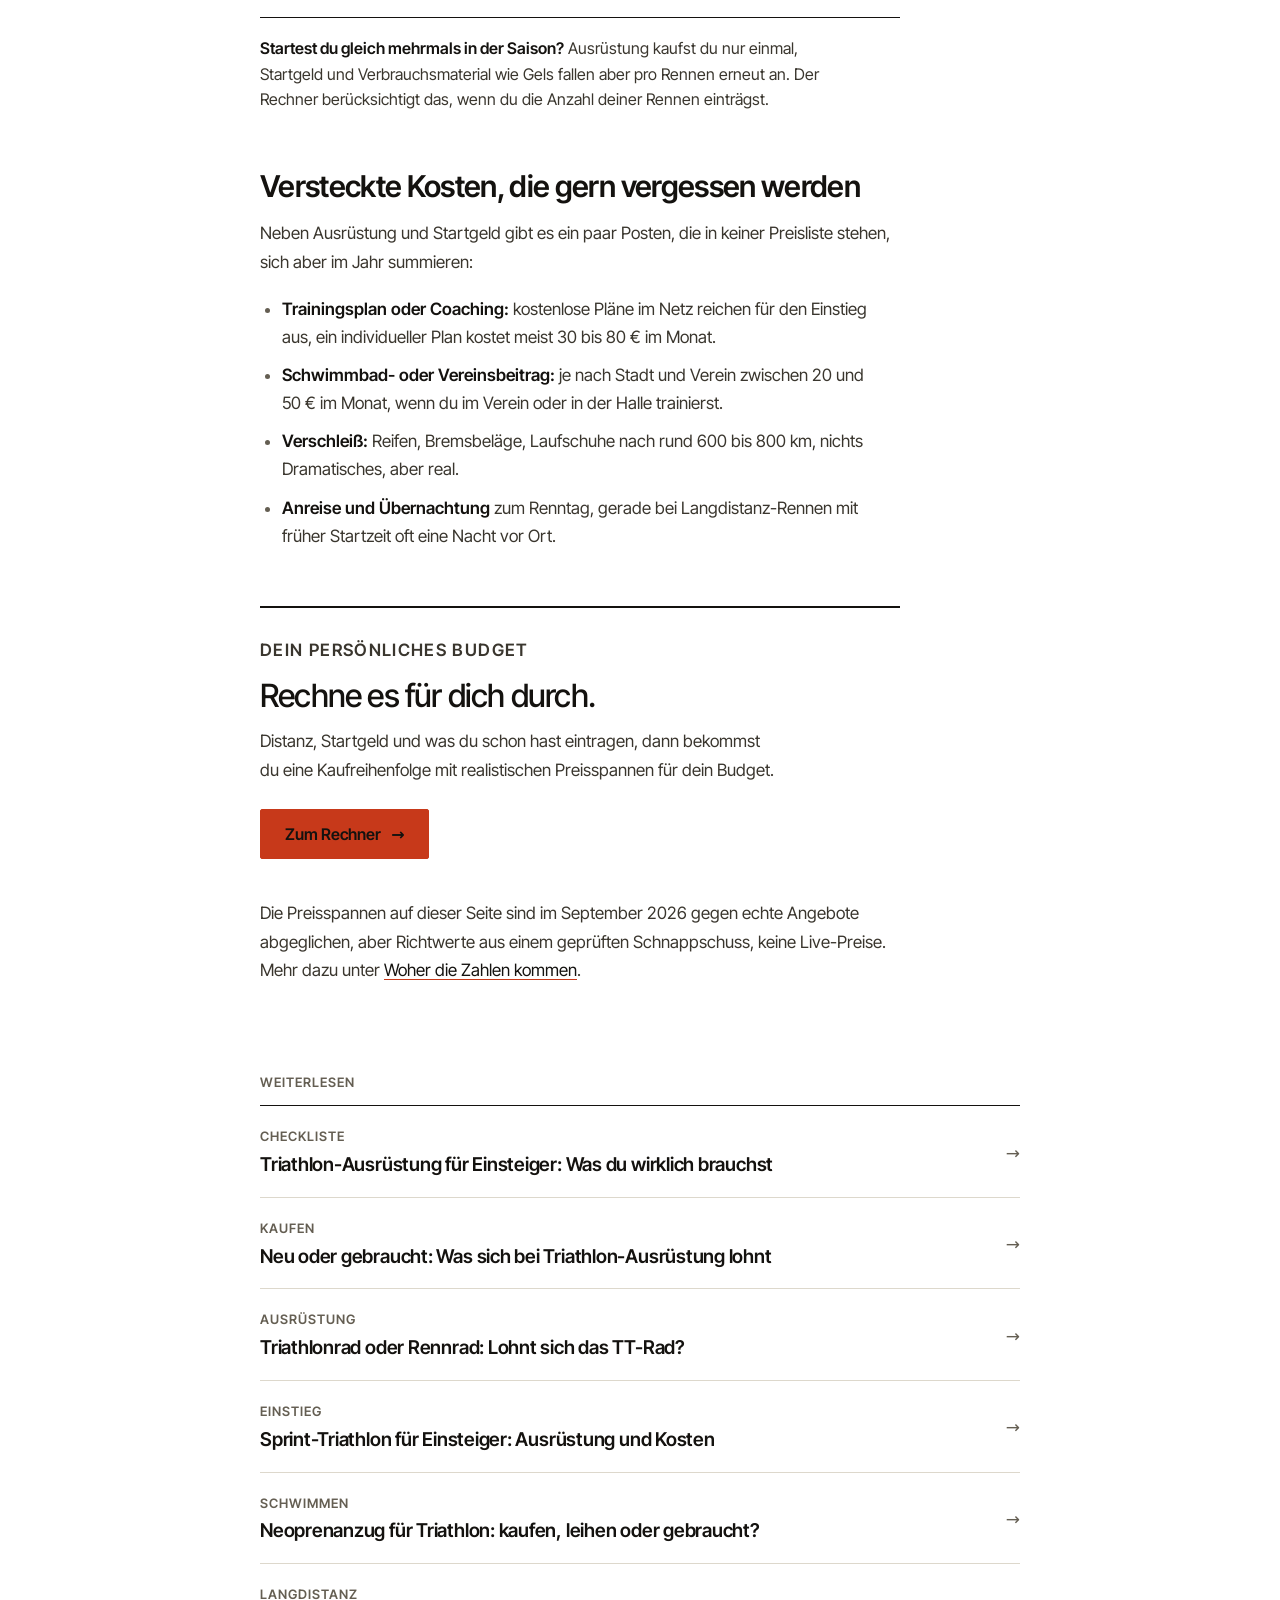
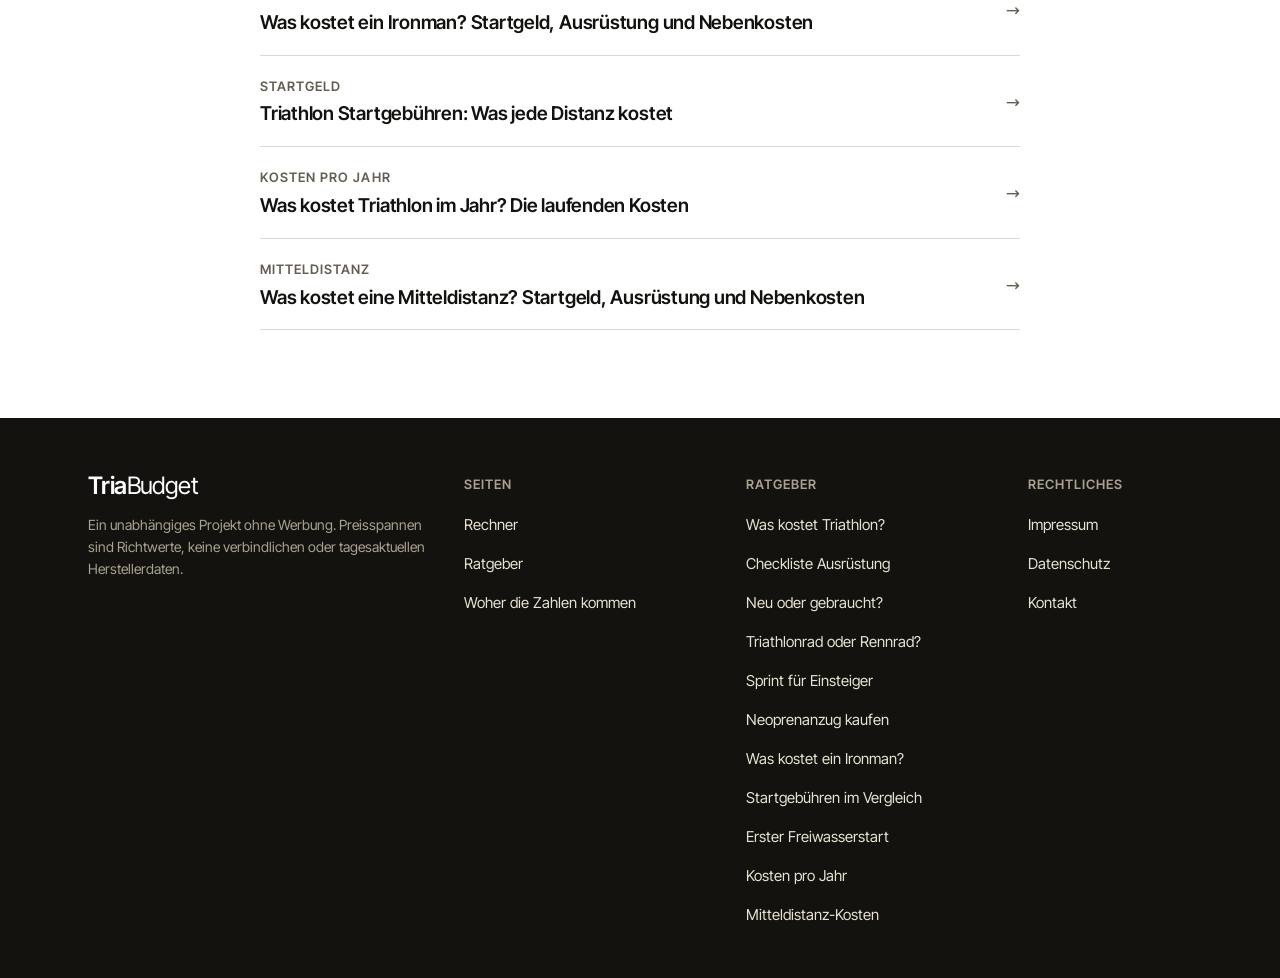
<file: was-kostet-triathlon.html>
<!DOCTYPE html>
<html lang="de">
<head>
<meta charset="UTF-8">
<meta name="viewport" content="width=device-width, initial-scale=1.0">
<title>Was kostet Triathlon? Kosten vom Sprint bis Ironman (ab ca. 700 €) | TriaBudget</title>
<meta name="description" content="Was kostet ein Triathlon? Realistische Kosten für Ausrüstung und Startgeld: Sprint ab ca. 700 €, Mitteldistanz ab ca. 1.200 €, Ironman ab ca. 1.900 €. Mit Spartipps und Rechner.">
<link rel="canonical" href="https://www.triabudget.com/was-kostet-triathlon.html">
<meta name="theme-color" content="#FFFFFF">
<meta name="color-scheme" content="light">
<meta property="og:type" content="article">
<meta property="og:title" content="Was kostet Triathlon? Kosten vom Sprint bis Ironman (ab ca. 700 €)">
<meta property="og:description" content="Realistische Triathlon-Kosten vom Sprint bis zum Ironman, aufgeschlüsselt nach Ausrüstung und Startgeld.">
<meta property="og:image" content="https://www.triabudget.com/og.jpg">
<meta property="og:url" content="https://www.triabudget.com/was-kostet-triathlon.html">
<meta name="twitter:card" content="summary_large_image">
<link rel="icon" href="favicon.svg" type="image/svg+xml">
<link rel="icon" href="favicon.ico" sizes="48x48">
<link rel="apple-touch-icon" href="apple-touch-icon.png">
<link rel="preload" href="inter-tight-var.woff2" as="font" type="font/woff2" crossorigin>
<link rel="stylesheet" href="article.css">
<script src="site-config.js" defer></script>
<script type="application/ld+json">
{
  "@context": "https://schema.org",
  "@type": "Article",
  "headline": "Was kostet Triathlon? Kosten vom Sprint bis Ironman",
  "description": "Realistische Triathlon-Kosten für Ausrüstung und Startgeld vom Sprint- bis zum Ironman-Triathlon.",
  "author": { "@type": "Person", "name": "Paul Elias Helmis" },
  "publisher": { "@type": "Organization", "name": "TriaBudget" },
  "datePublished": "2026-09-22",
  "dateModified": "2026-09-23",
  "mainEntityOfPage": "https://www.triabudget.com/was-kostet-triathlon.html",
  "image": "https://www.triabudget.com/og.jpg"
}
</script>
</head>
<body>

<a class="skip" href="#content">Zum Inhalt springen</a>

<header class="topbar">
  <a class="brand" href="index.html" aria-label="TriaBudget, Startseite">Tria<em>Budget</em></a>
  <nav class="topnav" aria-label="Hauptnavigation">
    <a href="index.html#ratgeber">Ratgeber</a>
    <a class="keep" href="index.html#rechner">Zum Rechner</a>
  </nav>
</header>

<main id="content">
  <div class="art-hero wrap">
    <p class="breadcrumb"><a href="index.html">Start</a> &rsaquo; <a href="index.html#ratgeber">Ratgeber</a> &rsaquo; Triathlon Kosten</p>
    <p class="kicker">Kosten &amp; Budget</p>
    <h1>Triathlon Kosten: <em>wie teuer ist Triathlon wirklich?</em></h1>
    <p class="art-meta">Stand <span class="stand-datum">September 2026</span> &middot; Richtwerte, keine Live-Preise</p>
  </div>

  <article class="article">
    <p class="lede">Wie teuer ist Triathlon wirklich? Die Triathlon-Kosten gelten als hoch, das stimmt aber nur bedingt: Wer sich alles neu und vom Fachhändler empfohlen kauft, gibt schnell vierstellig aus. Mit etwas Planung und Gebrauchtkauf, wo es sich lohnt, kommst du deutlich günstiger in dein erstes Rennen.</p>

    <h2>Die Mindestkosten nach Distanz</h2>
    <p>Die folgenden Zahlen sind die Preisdatenbank, die auch unserem <a href="index.html#rechner">Budget-Rechner</a> zugrunde liegt: der Mindestpreis für alles, was du zwingend brauchst, gebraucht gekauft, wo es sinnvoll ist. Startgeld für ein Rennen ist eingerechnet.</p>

    <table class="pricetable">
      <caption>Realistische Mindestkosten, gebraucht wo sinnvoll (Ausrüstung + Startgeld für ein Rennen)</caption>
      <thead>
        <tr><th>Distanz</th><th class="num">Nur das Nötigste</th><th class="num">Mit Uhr &amp; Trisuit</th></tr>
      </thead>
      <tbody>
        <tr><td>Sprint / Olympisch</td><td class="num">ca. 700&nbsp;€</td><td class="num">ca. 850&nbsp;€</td></tr>
        <tr><td>Mitteldistanz (70.3)</td><td class="num">ca. 1.200&nbsp;€</td><td class="num">ca. 1.400&nbsp;€</td></tr>
        <tr><td>Langdistanz (Ironman)</td><td class="num">ca. 1.900&nbsp;€</td><td class="num">ca. 2.100&nbsp;€</td></tr>
      </tbody>
    </table>

    <p>Das größte Stellrad ist in allen drei Fällen dasselbe: das Rad. Ein gebrauchtes, solides Rennrad reicht für den Einstieg völlig aus, ein Triathlonrad brauchst du nicht. Details dazu in unserem Artikel <a href="neu-oder-gebraucht-kaufen.html">neu oder gebraucht kaufen</a>.</p>

    <h2>Was im Startgeld steckt</h2>
    <p>Das Startgeld schwankt stark mit der Distanz und dem Renn-Format. Für die Kalkulation oben haben wir mit typischen Werten gerechnet:</p>
    <ul>
      <li><strong>Sprint / Olympisch:</strong> häufig 60 bis 120&nbsp;€, oft inklusive Zeitmessung und Verpflegung an der Strecke.</li>
      <li><strong>Mitteldistanz (70.3):</strong> meist 250 bis 450&nbsp;€, für die größere Infrastruktur der Veranstaltung.</li>
      <li><strong>Langdistanz (Ironman):</strong> ab etwa 500 bis 900&nbsp;€, bei lizenzierten Marken-Rennen teils deutlich mehr.</li>
    </ul>
    <p>Meldest du dich früh an, ist es fast immer günstiger. Wer erst kurz vor knapp bucht, zahlt oft einen Aufschlag.</p>

    <div class="callout">
      <p><strong>Startest du gleich mehrmals in der Saison?</strong> Ausrüstung kaufst du nur einmal, Startgeld und Verbrauchsmaterial wie Gels fallen aber pro Rennen erneut an. Der Rechner berücksichtigt das, wenn du die Anzahl deiner Rennen einträgst.</p>
    </div>

    <h2>Versteckte Kosten, die gern vergessen werden</h2>
    <p>Neben Ausrüstung und Startgeld gibt es ein paar Posten, die in keiner Preisliste stehen, sich aber im Jahr summieren:</p>
    <ul>
      <li><strong>Trainingsplan oder Coaching:</strong> kostenlose Pläne im Netz reichen für den Einstieg aus, ein individueller Plan kostet meist 30 bis 80&nbsp;€ im Monat.</li>
      <li><strong>Schwimmbad- oder Vereinsbeitrag:</strong> je nach Stadt und Verein zwischen 20 und 50&nbsp;€ im Monat, wenn du im Verein oder in der Halle trainierst.</li>
      <li><strong>Verschleiß:</strong> Reifen, Bremsbeläge, Laufschuhe nach rund 600 bis 800&nbsp;km, nichts Dramatisches, aber real.</li>
      <li><strong>Anreise und Übernachtung</strong> zum Renntag, gerade bei Langdistanz-Rennen mit früher Startzeit oft eine Nacht vor Ort.</li>
    </ul>

    <div class="cta-box">
      <p class="kicker">Dein persönliches Budget</p>
      <h3>Rechne es für dich durch.</h3>
      <p>Distanz, Startgeld und was du schon hast eintragen, dann bekommst du eine Kaufreihenfolge mit realistischen Preisspannen für dein Budget.</p>
      <a class="btn" href="index.html#rechner">Zum Rechner <span aria-hidden="true">&rarr;</span></a>
    </div>

    <p>Die Preisspannen auf dieser Seite sind im <span class="stand-datum">September 2026</span> gegen echte Angebote abgeglichen, aber Richtwerte aus einem geprüften Schnappschuss, keine Live-Preise. Mehr dazu unter <a href="index.html#preise">Woher die Zahlen kommen</a>.</p>
  </article>

  <nav class="more wrap" aria-label="Weiterlesen">
    <h2>Weiterlesen</h2>
    <ul class="more-list">
      <li><a href="triathlon-ausruestung-checkliste.html"><span class="tag-d">Checkliste</span><h3>Triathlon-Ausrüstung für Einsteiger: Was du wirklich brauchst</h3></a></li>
      <li><a href="neu-oder-gebraucht-kaufen.html"><span class="tag-d">Kaufen</span><h3>Neu oder gebraucht: Was sich bei Triathlon-Ausrüstung lohnt</h3></a></li>
      <li><a href="triathlonrad-oder-rennrad.html"><span class="tag-d">Ausrüstung</span><h3>Triathlonrad oder Rennrad: Lohnt sich das TT-Rad?</h3></a></li>
      <li><a href="sprint-triathlon-einsteiger-budget.html"><span class="tag-d">Einstieg</span><h3>Sprint-Triathlon für Einsteiger: Ausrüstung und Kosten</h3></a></li>
    
      <li><a href="neoprenanzug-triathlon-kaufen.html"><span class="tag-d">Schwimmen</span><h3>Neoprenanzug für Triathlon: kaufen, leihen oder gebraucht?</h3></a></li>
      <li><a href="ironman-kosten-langdistanz.html"><span class="tag-d">Langdistanz</span><h3>Was kostet ein Ironman? Startgeld, Ausrüstung und Nebenkosten</h3></a></li>
      <li><a href="triathlon-startgebuehren.html"><span class="tag-d">Startgeld</span><h3>Triathlon Startgebühren: Was jede Distanz kostet</h3></a></li>
      <li><a href="triathlon-kosten-pro-jahr.html"><span class="tag-d">Kosten pro Jahr</span><h3>Was kostet Triathlon im Jahr? Die laufenden Kosten</h3></a></li>
      <li><a href="mitteldistanz-triathlon-kosten.html"><span class="tag-d">Mitteldistanz</span><h3>Was kostet eine Mitteldistanz? Startgeld, Ausrüstung und Nebenkosten</h3></a></li>
    </ul>
  </nav>
</main>

<footer class="site-footer">
  <div class="foot-in">
    <div class="foot-brand">
      <div class="brand">Tria<em>Budget</em></div>
      <p>Ein unabh&auml;ngiges Projekt ohne Werbung. Preisspannen sind Richtwerte, keine verbindlichen oder tagesaktuellen Herstellerdaten.</p>
    </div>
    <nav class="foot-col" aria-label="Seiten">
      <p class="lbl">Seiten</p>
      <a href="index.html#rechner">Rechner</a>
      <a href="index.html#ratgeber">Ratgeber</a>
      <a href="index.html#preise">Woher die Zahlen kommen</a>
    </nav>
    <nav class="foot-col" aria-label="Ratgeber">
      <p class="lbl">Ratgeber</p>
      <a href="was-kostet-triathlon.html">Was kostet Triathlon?</a>
      <a href="triathlon-ausruestung-checkliste.html">Checkliste Ausr&uuml;stung</a>
      <a href="neu-oder-gebraucht-kaufen.html">Neu oder gebraucht?</a>
      <a href="triathlonrad-oder-rennrad.html">Triathlonrad oder Rennrad?</a>
      <a href="sprint-triathlon-einsteiger-budget.html">Sprint f&uuml;r Einsteiger</a>
      <a href="neoprenanzug-triathlon-kaufen.html">Neoprenanzug kaufen</a>
      <a href="ironman-kosten-langdistanz.html">Was kostet ein Ironman?</a>
      <a href="triathlon-startgebuehren.html">Startgebühren im Vergleich</a>
      <a href="freiwasser-triathlon-erster-start.html">Erster Freiwasserstart</a>
      <a href="triathlon-kosten-pro-jahr.html">Kosten pro Jahr</a>
      <a href="mitteldistanz-triathlon-kosten.html">Mitteldistanz-Kosten</a>
    </nav>
    <nav class="foot-col narrow" aria-label="Rechtliches">
      <p class="lbl">Rechtliches</p>
      <a href="index.html#impressum">Impressum</a>
      <a href="index.html#datenschutz">Datenschutz</a>
      <a href="index.html#impressum">Kontakt</a>
    </nav>
  </div>
</footer>

</body>
</html>
</file>
<file: article.css>
/* TriaBudget – gemeinsames Stylesheet für Ratgeber-Seiten.
   Gleiche Design-Tokens wie index.html (dort inline), damit alle Seiten
   wie ein System aussehen. Bei Änderungen an Farben oder Schrift in
   index.html bitte hier mitziehen. */

@font-face{font-family:"Inter Tight";src:url(inter-tight-var.woff2) format("woff2");font-weight:100 900;font-style:normal;font-display:swap;}

:root{
  color-scheme:light;
  --paper:#FFFFFF;
  --band:#F4F2ED;
  --ink:#14120F;
  --ink2:#3A362E;
  --muted:#645E52;
  --line:#DDD8CC;
  --line2:#8F897C;
  --accent:#C7391A;
  --accent-dark:#A62E14;
  --sans:"Inter Tight",system-ui,-apple-system,"Segoe UI",Roboto,sans-serif;
  --gutter:clamp(20px,4vw,48px);
  --max:1200px;
  --r:2px;
}
*{box-sizing:border-box;}
html{scroll-behavior:smooth;scroll-padding-top:76px;}
@media(prefers-reduced-motion:reduce){html{scroll-behavior:auto;}}
body{margin:0;background:var(--paper);color:var(--ink);font-family:var(--sans);font-size:17px;line-height:1.6;-webkit-font-smoothing:antialiased;text-rendering:optimizeLegibility;}
img{display:block;max-width:100%;}
a{color:inherit;}
h1,h2,h3{margin:0;font-weight:500;letter-spacing:-0.028em;line-height:1.08;text-wrap:balance;}
p{margin:0;}
.wrap{max-width:var(--max);margin:0 auto;padding:0 var(--gutter);}
.kicker,.lbl{font-size:13px;font-weight:600;letter-spacing:.08em;text-transform:uppercase;color:var(--muted);margin:0 0 16px;}
.skip{position:absolute;left:-9999px;top:8px;background:var(--ink);color:#fff;padding:8px 14px;z-index:99;}
.skip:focus{left:8px;}
:focus-visible{outline:2px solid var(--accent);outline-offset:3px;}

/* ---------- Kopfzeile (wie index.html) ---------- */
.topbar{display:flex;align-items:center;justify-content:space-between;gap:24px;position:sticky;top:0;z-index:50;background:rgba(255,255,255,.96);-webkit-backdrop-filter:saturate(1.4) blur(8px);backdrop-filter:saturate(1.4) blur(8px);border-bottom:1px solid var(--line);padding:14px max(var(--gutter),calc((100% - var(--max))/2 + var(--gutter)));}
.brand{font-weight:600;font-size:21px;line-height:1;letter-spacing:-0.025em;text-decoration:none;}
.brand em{font-style:normal;font-weight:400;}
.topnav{display:flex;align-items:center;gap:32px;font-size:15px;}
.topnav a{text-decoration:none;color:var(--ink2);padding:8px 0;transition:color .15s;}
.topnav a:hover{color:var(--ink);}
.topnav a.keep{background:var(--ink);color:#fff;padding:11px 18px;white-space:nowrap;border-radius:var(--r);font-weight:500;transition:background-color .15s;}
.topnav a.keep:hover{background:var(--accent);color:#fff;}
@media(max-width:720px){.topnav{gap:14px;}}
@media(max-width:360px){.topnav a:not(.keep){display:none;}}

.btn{display:inline-flex;align-items:center;gap:10px;background:var(--accent);color:#fff;border:1px solid var(--accent);font:600 16px/1 var(--sans);letter-spacing:-0.005em;padding:16px 24px;border-radius:var(--r);cursor:pointer;text-decoration:none;transition:background-color .15s,border-color .15s;}
.btn:hover{background:var(--accent-dark);border-color:var(--accent-dark);}
.btn.ghost{background:transparent;color:var(--ink);border-color:var(--line2);}
.btn.ghost:hover{background:transparent;border-color:var(--ink);}

/* ---------- Artikel-Kopf ---------- */
.art-hero.wrap{max-width:calc(760px + 2 * var(--gutter));padding-top:clamp(24px,4vw,48px);padding-bottom:clamp(28px,4vw,44px);border-bottom:1px solid var(--line);}
.art-hero h1{font-size:clamp(34px,4.6vw,56px);max-width:18ch;}
.art-hero h1 em{font-style:normal;color:var(--muted);}
.art-meta{font-size:14px;color:var(--muted);margin:22px 0 0;}
.breadcrumb{font-size:13.5px;color:var(--muted);margin:0 0 32px;}
.breadcrumb a{text-decoration:underline;text-underline-offset:3px;text-decoration-color:var(--line2);transition:color .15s,text-decoration-color .15s;}
.breadcrumb a:hover{color:var(--accent-dark);text-decoration-color:var(--accent);}
.art-hero .kicker{margin-bottom:14px;}

/* ---------- Artikel-Text ---------- */
.article{max-width:calc(760px + 2 * var(--gutter));margin:0 auto;padding:clamp(36px,5vw,56px) var(--gutter) 24px;}
.article .lede{font-size:20px;line-height:1.55;color:var(--ink2);margin:0 0 8px;max-width:60ch;}
.article h2{font-size:clamp(24px,2.6vw,30px);font-weight:600;letter-spacing:-0.022em;line-height:1.15;margin:56px 0 16px;}
.article h3{font-size:19px;font-weight:600;letter-spacing:-0.012em;line-height:1.2;margin:28px 0 8px;}
.article p{font-size:17px;line-height:1.7;color:var(--ink2);margin:0 0 18px;max-width:64ch;}
.article ul,.article ol{margin:0 0 20px;padding-left:22px;max-width:62ch;}
.article li{margin:0 0 10px;font-size:17px;line-height:1.65;color:var(--ink2);}
.article li::marker{color:var(--muted);}
.article a{color:var(--ink);text-underline-offset:3px;text-decoration-color:var(--accent);transition:color .15s;}
.article a:hover{color:var(--accent-dark);}
.article strong{font-weight:600;color:var(--ink);}

/* Preistabelle */
.pricetable{width:100%;max-width:66ch;border-collapse:collapse;margin:12px 0 28px;font-size:15.5px;}
.pricetable caption{text-align:left;font-size:13.5px;color:var(--muted);margin-bottom:10px;caption-side:top;line-height:1.4;}
.pricetable th,.pricetable td{text-align:left;padding:12px 16px 12px 0;border-bottom:1px solid var(--line);}
.pricetable thead th{font-weight:600;color:var(--muted);font-size:12.5px;text-transform:uppercase;letter-spacing:.06em;border-bottom:1px solid var(--ink);}
.pricetable td.num,.pricetable th.num{text-align:right;padding-right:0;font-variant-numeric:tabular-nums;}
.pricetable tbody tr:last-child td{border-bottom:1px solid var(--ink);}

/* Hinweis im Textfluss */
.callout{border-top:1px solid var(--ink);padding:18px 0 0;margin:0 0 32px;max-width:64ch;}
.callout p{margin:0;font-size:16px;line-height:1.6;}
.callout p + p{margin-top:8px;}

/* Handlungsaufruf im Artikel */
.cta-box{border-top:2px solid var(--ink);padding:28px 0 0;margin:56px 0 40px;max-width:640px;}
.cta-box .kicker{margin-bottom:12px;}
.cta-box h3{font-size:clamp(24px,2.8vw,32px);font-weight:500;letter-spacing:-0.025em;margin:0 0 12px;}
.cta-box p{color:var(--ink2);margin:0 0 24px;max-width:52ch;}

/* Weiterlesen */
.more{max-width:calc(760px + 2 * var(--gutter));margin:48px auto 0;padding:0 var(--gutter) clamp(56px,8vw,88px);}
.more h2{font-size:13px;font-weight:600;letter-spacing:.08em;text-transform:uppercase;color:var(--muted);margin:0 0 16px;}
.more-list{list-style:none;margin:0;padding:0;border-top:1px solid var(--ink);}
.more-list a{display:block;position:relative;text-decoration:none;padding:20px 44px 20px 0;border-bottom:1px solid var(--line);}
.more-list a::after{content:"\2192";position:absolute;right:0;top:50%;margin-top:-12px;color:var(--muted);transition:transform .15s,color .15s;}
.more-list a:hover::after{color:var(--accent);transform:translateX(4px);}
@media(prefers-reduced-motion:reduce){.more-list a:hover::after{transform:none;}}
.more-list .tag-d{display:block;font-size:13px;font-weight:600;letter-spacing:.08em;text-transform:uppercase;color:var(--muted);margin-bottom:6px;}
.more-list h3{font-size:19px;font-weight:600;letter-spacing:-0.012em;line-height:1.25;margin:0;text-decoration:underline;text-decoration-color:transparent;text-underline-offset:5px;text-decoration-thickness:1px;transition:text-decoration-color .15s;}
.more-list a:hover h3{text-decoration-color:var(--ink);}

/* ---------- Fußzeile (wie index.html) ---------- */
.site-footer{background:var(--ink);color:#C9C3B6;}
.foot-in{display:grid;grid-template-columns:repeat(12,minmax(0,1fr));column-gap:24px;row-gap:40px;max-width:var(--max);margin:0 auto;padding:56px var(--gutter) 48px;}
.foot-brand{grid-column:1 / span 4;}
.foot-brand .brand{color:#fff;font-size:24px;}
.foot-brand p{margin:16px 0 0;font-size:14px;line-height:1.55;max-width:44ch;color:#A9A290;}
.foot-col{grid-column:span 3;display:flex;flex-direction:column;align-items:flex-start;gap:10px;font-size:15px;}
.foot-col.narrow{grid-column:span 2;}
.foot-col .lbl{color:#A9A290;margin:0 0 6px;}
.foot-col a{color:#E8E2D3;text-decoration:none;padding:2px 0;border-bottom:1px solid transparent;transition:border-color .15s,color .15s;}
.foot-col a:hover{color:#fff;border-color:#fff;}
@media(max-width:820px){
  .foot-brand,.foot-col,.foot-col.narrow{grid-column:1 / -1;}
}
</file>
